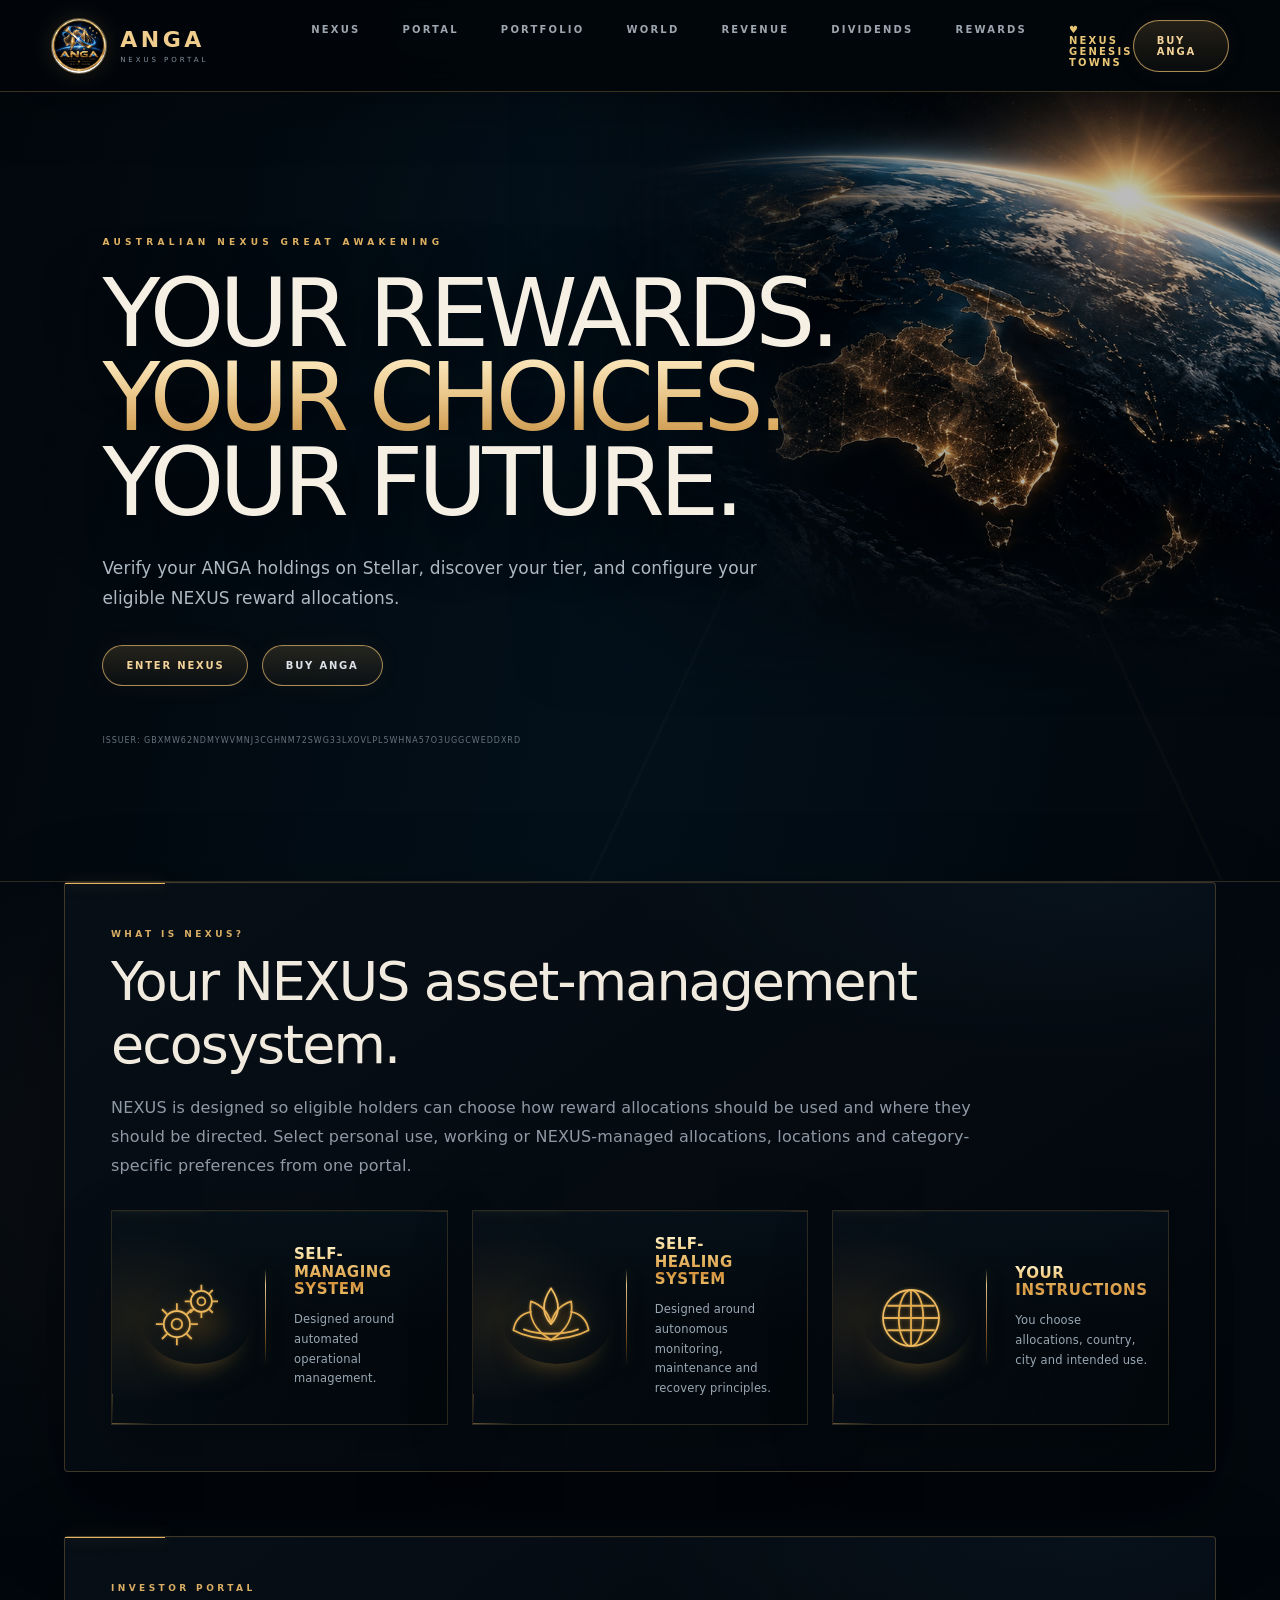
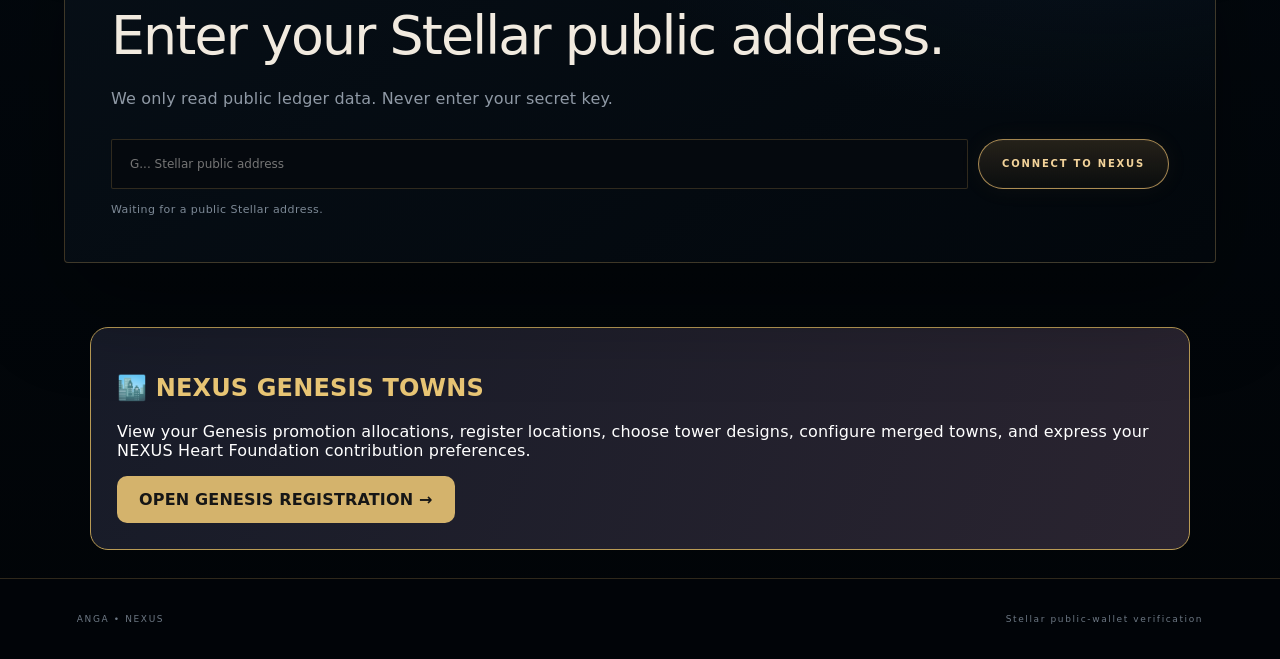
<file: index.html>
<!doctype html><html><head><meta charset="utf-8"><meta name="viewport" content="width=device-width,initial-scale=1"><title>ANGA • NEXUS Portal</title><link rel="stylesheet" href="styles.css"></head><body>
<header>
<a class="brand" href="#top"><img src="assets/anga-logo.png" alt="ANGA logo"><span>ANGA<small>NEXUS PORTAL</small></span></a>
<nav><a href="#nexus">NEXUS</a><a href="#portal">PORTAL</a><a href="#portfolio">PORTFOLIO</a><a href="#world">WORLD</a><a href="#revenue">REVENUE</a><a href="#dividends">DIVIDENDS</a><a href="#rewards">REWARDS</a><a href="genesis.html" style="color:#e9c675">♥ NEXUS GENESIS TOWNS</a></nav>
<a id="buyTop" class="btn" target="_blank">BUY ANGA</a>
</header>
<main><section class="hero">
<div class="premium-earth" aria-hidden="true">
  <img src="assets/earth-premium-user.jpg" alt="">
</div>

<span>AUSTRALIAN NEXUS GREAT AWAKENING</span><h1>YOUR REWARDS.<br><em>YOUR CHOICES.</em><br>YOUR FUTURE.</h1><p>Verify your ANGA holdings on Stellar, discover your tier, and configure your eligible NEXUS reward allocations.</p><a href="#portal" class="btn">ENTER NEXUS</a> <a id="buyHero" class="btn ghost" target="_blank">BUY ANGA</a><code>ISSUER: GBXMW62NDMYWVMNJ3CGHNM72SWG33LXOVLPL5WHNA57O3UGGCWEDDXRD</code></section>
<section id="nexus" class="panel"><span>WHAT IS NEXUS?</span><h2>Your NEXUS asset-management ecosystem.</h2><p>NEXUS is designed so eligible holders can choose how reward allocations should be used and where they should be directed. Select personal use, working or NEXUS-managed allocations, locations and category-specific preferences from one portal.</p><div class="features"><article class="premium-feature"><div class="premium-feature-icon"><svg viewBox="0 0 96 96" aria-hidden="true"><defs><filter id="glowGear"><feGaussianBlur stdDeviation="2.2" result="b"/><feMerge><feMergeNode in="b"/><feMergeNode in="SourceGraphic"/></feMerge></filter></defs><g class="icon-back" fill="none" stroke="currentColor"><circle cx="33" cy="55" r="15"/><circle cx="33" cy="55" r="6"/><path d="M33 31v8M33 71v8M9 55h8M49 55h8M16 38l6 6M44 66l6 6M16 72l6-6M44 44l6-6"/><circle cx="61" cy="29" r="12"/><circle cx="61" cy="29" r="4.5"/><path d="M61 10v7M61 41v7M42 29h7M73 29h7M48 16l5 5M69 37l5 5M48 42l5-5M69 21l5-5"/></g><g class="icon-hi" fill="none" stroke="currentColor" filter="url(#glowGear)"><circle cx="33" cy="55" r="15"/><circle cx="61" cy="29" r="12"/></g></svg></div><div class="premium-feature-copy"><b>SELF-MANAGING SYSTEM</b><p>Designed around automated operational management.</p></div></article><article class="premium-feature"><div class="premium-feature-icon"><svg viewBox="0 0 96 96" aria-hidden="true"><defs><filter id="glowLotus"><feGaussianBlur stdDeviation="2" result="b"/><feMerge><feMergeNode in="b"/><feMergeNode in="SourceGraphic"/></feMerge></filter></defs><g class="icon-back" fill="none" stroke="currentColor" stroke-linejoin="round" stroke-linecap="round"><path d="M48 73C29 62 22 46 25 29c12 4 20 13 23 25 3-12 11-21 23-25 3 17-4 33-23 44Z"/><path d="M48 55c-10-11-11-25 0-41 11 16 10 30 0 41Z"/><path d="M25 41c-11 2-18 10-20 21 15 8 29 9 43 11M71 41c11 2 18 10 20 21-15 8-29 9-43 11"/><path d="M17 61c10 4 20 5 31 5 11 0 21-1 31-5"/></g><path class="icon-hi" d="M48 55c-10-11-11-25 0-41 11 16 10 30 0 41Z" fill="none" stroke="currentColor" filter="url(#glowLotus)"/></svg></div><div class="premium-feature-copy"><b>SELF-HEALING SYSTEM</b><p>Designed around autonomous monitoring, maintenance and recovery principles.</p></div></article><article class="premium-feature"><div class="premium-feature-icon"><svg viewBox="0 0 96 96" aria-hidden="true"><defs><filter id="glowGlobe"><feGaussianBlur stdDeviation="2" result="b"/><feMerge><feMergeNode in="b"/><feMergeNode in="SourceGraphic"/></feMerge></filter></defs><g class="icon-back" fill="none" stroke="currentColor"><circle cx="48" cy="48" r="32"/><ellipse cx="48" cy="48" rx="14" ry="32"/><path d="M16 48h64M21 34h54M21 62h54"/><path d="M48 16v64"/></g><circle class="icon-hi" cx="48" cy="48" r="32" fill="none" stroke="currentColor" filter="url(#glowGlobe)"/></svg></div><div class="premium-feature-copy"><b>YOUR INSTRUCTIONS</b><p>You choose allocations, country, city and intended use.</p></div></article></div></section>
<section id="portal" class="panel"><span>INVESTOR PORTAL</span><h2>Enter your Stellar public address.</h2><p>We only read public ledger data. Never enter your secret key.</p><div class="lookup"><input id="address" placeholder="G... Stellar public address"><button id="lookup" class="btn">CONNECT TO NEXUS</button></div><div id="status">Waiting for a public Stellar address.</div>
<div id="dash" class="hidden"><div class="stats"><article><small>ANGA BALANCE</small><b id="balance">0</b></article><article><small>TIER</small><b id="tier">—</b></article><article><small>REWARD CATEGORIES</small><b id="cats">0</b></article><article><small>CONFIGURED</small><b id="configured">0</b></article></div><div class="progress"><b id="tierName"></b><span id="next"></span><i><u id="bar"></u></i></div><div class="income"><small>MONTHLY REVENUE</small><b id="income">$0 – $0</b><p>Based on configured working and managed units.</p></div></div></section>
<section id="dividends" class="panel hidden premium-suite dividend-center"><span>NEXUS DIVIDEND ACCOUNT</span><h2>Your daily dividend credits.</h2><p>See your current ANGA dividend tier, today’s credit schedule and preview every higher tier. Dividend credits are shown inside your NEXUS investor account and do not require additional Stellar trustlines.</p>
<div class="dividend-overview">
  <article class="dividend-tier-card"><small>CURRENT DIVIDEND TIER</small><b id="divTier">—</b><strong id="divTierName">—</strong><em id="divStatus">● AUTOMATIC DAILY CREDITS ACTIVE</em></article>
  <article><small>ANGA HOLDINGS</small><b id="divBalance">0</b><span id="divRange">—</span></article>
  <article><small>NEXT DIVIDEND TIER</small><b id="divNext">—</b><span id="divNeeded">—</span></article>
  <article><small>DAILY ASSETS</small><b>11</b><span>XLM · XRP · USDT · USDC · GOLD · SILVER · S&amp;P 500 · XDC · BTC · ETH · SOL</span></article>
</div>
<div class="dividend-progress"><div><small>DIVIDEND TIER PROGRESS</small><b id="divProgressText">0%</b></div><span id="divProgressCaption">—</span><i><u id="divProgressBar"></u></i></div>
<div class="dividend-head"><div><small id="divModeLabel">YOUR CURRENT DAILY CREDITS</small><h3 id="divPreviewTitle">Current Tier</h3></div><div class="dividend-period"><button data-div-period="1" class="active">DAILY</button><button data-div-period="7">7 DAYS</button><button data-div-period="30">30 DAYS</button></div></div>
<div id="dividendGrid" class="dividend-grid"></div>
<div class="dividend-totals">
  <div class="dividend-totals-head"><div><span>TOTAL DIVIDENDS EARNED</span><h3>Your accumulated dividend account.</h3></div><div><small>ALL-TIME DAYS CREDITED</small><b id="divTotalDays">—</b></div></div>
  <div class="dividend-total-period"><button data-total-period="1">TODAY</button><button data-total-period="30">30 DAYS</button><button data-total-period="all" class="active">ALL TIME</button></div>
  <div id="dividendTotalsGrid" class="dividend-totals-grid"><div class="div-history-empty">Accumulated totals will appear after your dividend history loads.</div></div>
</div>
<div class="tier-simulator"><div class="sim-copy"><span>TIER SIMULATOR</span><h3>Explore every dividend level.</h3><p>Preview what the daily dividend credit schedule looks like at another ANGA tier. Your actual tier always follows your live Stellar ANGA balance.</p></div><div id="divTierButtons" class="div-tier-buttons"></div><div id="divSimSummary" class="div-sim-summary"></div></div>
<div class="dividend-history"><div class="dividend-history-head"><div><span>DIVIDEND ACCOUNT HISTORY</span><h3>Daily credit ledger.</h3></div><div><small>DAYS CREDITED</small><b id="divDaysCredited">—</b></div></div><div id="divHistoryRows" class="dividend-history-rows"><div class="div-history-empty">Dividend history will appear here after the automatic daily ledger is activated.</div></div></div>

</section>
<section id="portfolio" class="panel hidden premium-suite"><span>NEXUS PORTFOLIO</span><h2>Your NEXUS world at a glance.</h2><p>A consolidated view of your eligible rewards, configured destinations, intended uses and projected working-reward revenue.</p><div class="portfolio-kpis"><article><small>TOTAL ELIGIBLE REWARDS</small><b id="pfTotal">0</b></article><article><small>CONFIGURED CATEGORIES</small><b id="pfConfigured">0</b></article><article><small>DESTINATIONS</small><b id="pfCountries">0</b></article><article><small>WORKING / MANAGED</small><b id="pfWorking">0</b></article></div><div id="portfolioRows" class="portfolio-rows"></div></section>
<section id="world" class="panel hidden premium-suite"><span>YOUR NEXUS WORLD</span><h2>Reward destination map.</h2><p>Configured destinations appear as gold markers. Add or change a country and city from Manage Reward.</p><div class="world-map"><div class="world-grid"></div><div class="map-vignette"></div><svg class="world-silhouette" viewBox="0 0 1200 520" preserveAspectRatio="none" aria-hidden="true"><g class="land"><path d="M1200.0,362.4 L1200.0,364.2 L1197.9,365.1 L1195.8,365.8 L1195.3,364.5 L1197.0,363.8 L1198.0,363.6 L1200.0,362.4 Z M1193.8,367.6 L1194.6,367.0 L1195.7,368.0 L1195.2,369.9 L1193.1,370.4 L1191.3,370.0 L1191.0,368.4 L1192.2,367.2 L1193.8,367.6 Z M0.7,362.3 L0.3,364.0 L0.0,364.2 L0.0,362.4 L0.7,362.3 Z"/><path d="M713.0,308.2 L713.6,308.6 L725.7,315.9 L725.9,318.0 L730.7,321.6 L729.1,326.0 L729.3,328.1 L731.5,329.4 L731.6,330.3 L730.6,332.5 L730.8,333.5 L730.6,335.3 L731.8,337.5 L733.2,341.0 L734.4,341.8 L734.4,341.8 L731.7,343.9 L728.1,345.3 L726.1,345.2 L724.9,346.3 L722.6,346.4 L721.7,346.9 L717.7,345.9 L715.2,346.1 L714.3,341.3 L713.1,339.6 L712.5,338.6 L709.2,337.9 L707.3,336.9 L705.2,336.3 L703.9,335.6 L702.5,334.7 L702.5,334.7 L700.7,330.2 L698.7,328.2 L698.1,326.1 L698.4,324.3 L697.8,321.0 L699.2,320.8 L700.4,319.5 L701.7,317.6 L702.5,316.9 L702.5,315.7 L701.8,314.9 L701.6,313.5 L701.6,313.5 L702.5,313.0 L702.7,310.9 L701.4,308.9 L702.6,308.5 L706.2,308.5 L713.0,308.2 Z"/><path d="M571.1,205.6 L571.1,205.9 L571.1,206.6 L571.0,212.0 L560.1,211.8 L560.2,221.0 L557.1,221.3 L556.3,223.2 L556.9,228.3 L543.8,228.3 L543.1,229.5 L543.3,228.0 L543.3,228.0 L550.8,227.7 L551.2,226.4 L552.6,224.8 L553.7,219.9 L558.3,216.0 L559.9,211.5 L560.9,211.2 L562.0,208.4 L564.8,208.0 L566.0,208.5 L567.5,208.5 L568.6,207.7 L570.7,207.6 L570.6,205.6 L571.1,205.6 Z"/><path d="M190.5,129.1 L190.1,129.1 L183.6,125.6 L181.3,124.0 L175.2,122.5 L173.4,119.4 L173.8,117.2 L169.6,115.6 L169.0,112.7 L165.0,110.1 L164.9,108.3 L164.9,108.3 L166.7,106.6 L166.6,104.3 L161.0,102.0 L157.6,97.9 L155.5,95.4 L152.4,93.7 L150.2,92.3 L148.4,90.4 L145.1,91.6 L141.8,93.6 L138.9,91.2 L136.5,89.7 L133.3,88.7 L130.0,88.6 L130.0,68.1 L130.0,54.8 L130.0,54.8 L136.3,55.7 L141.5,57.4 L145.0,57.7 L147.9,56.2 L152.0,55.1 L156.9,55.6 L161.9,54.0 L167.4,53.1 L169.6,54.6 L172.1,53.7 L172.9,52.1 L175.2,52.4 L180.8,55.7 L185.3,53.2 L185.7,55.9 L189.8,55.4 L191.1,54.3 L195.1,54.5 L200.2,56.0 L208.0,57.3 L212.6,57.9 L215.8,57.7 L220.3,59.5 L215.7,61.3 L221.7,62.1 L230.7,61.7 L233.5,61.0 L237.1,63.2 L240.7,61.4 L237.3,59.8 L239.4,58.6 L243.5,58.5 L246.2,58.1 L248.9,59.0 L252.2,60.9 L255.9,60.6 L261.8,62.2 L267.0,61.7 L271.9,61.7 L271.5,59.5 L274.4,58.9 L279.6,60.1 L279.6,63.5 L281.7,60.6 L284.4,60.7 L285.9,57.1 L282.3,54.9 L278.4,53.5 L278.7,49.5 L282.6,46.9 L287.0,47.5 L290.4,49.1 L294.9,53.1 L292.0,54.9 L298.2,55.6 L298.2,59.3 L302.6,56.5 L306.6,58.8 L305.6,61.4 L308.8,63.8 L312.3,61.2 L314.7,58.2 L314.9,54.2 L319.7,54.5 L324.6,55.0 L329.1,56.8 L329.3,58.6 L326.8,60.5 L329.1,62.4 L328.7,64.2 L322.2,66.7 L317.5,67.2 L314.1,66.1 L313.1,67.9 L309.9,71.0 L308.9,72.5 L305.1,75.0 L300.3,75.2 L297.7,76.7 L297.4,79.0 L293.6,79.5 L289.5,82.4 L285.9,86.4 L284.6,89.3 L284.4,93.4 L289.3,94.0 L290.8,97.4 L292.3,100.1 L297.0,99.4 L303.2,100.9 L306.5,102.3 L308.9,104.0 L313.1,105.0 L316.6,106.5 L322.1,106.7 L325.8,107.1 L325.2,110.2 L326.2,113.8 L328.7,117.8 L333.6,121.2 L336.2,120.0 L338.0,116.3 L336.3,110.7 L333.9,108.8 L339.2,107.1 L343.0,104.6 L344.9,102.1 L344.6,99.7 L342.3,96.6 L338.3,93.9 L342.2,90.2 L340.8,86.9 L339.6,81.3 L342.0,80.5 L347.7,81.5 L351.1,81.8 L353.9,80.9 L357.0,82.1 L361.1,84.2 L362.1,85.6 L368.0,85.8 L367.9,88.9 L369.0,93.4 L372.1,94.0 L374.5,96.1 L379.3,94.1 L382.5,90.1 L384.7,88.5 L387.3,91.7 L391.7,96.2 L395.3,100.5 L394.0,102.8 L398.4,104.8 L401.4,106.9 L406.7,107.8 L408.9,108.9 L410.2,112.0 L412.8,112.4 L414.1,113.8 L414.4,117.8 L412.0,119.2 L409.6,120.4 L404.1,121.7 L399.9,124.6 L394.3,125.2 L387.1,124.5 L382.1,124.4 L378.7,124.7 L375.9,127.3 L371.6,128.9 L366.8,133.6 L363.0,136.9 L365.8,136.3 L371.2,131.6 L378.2,128.6 L383.1,128.3 L386.1,130.0 L382.9,132.4 L384.0,136.3 L385.1,139.0 L389.4,140.8 L394.9,140.3 L398.3,136.2 L398.5,138.8 L400.7,140.1 L396.5,142.5 L389.2,144.6 L385.8,146.1 L382.1,148.7 L379.6,148.4 L379.5,145.4 L385.2,142.4 L379.9,142.5 L376.2,143.0 L374.0,140.9 L374.0,136.0 L372.6,135.0 L370.3,135.6 L369.2,134.7 L366.7,137.4 L365.6,140.2 L364.5,141.8 L363.1,142.4 L362.0,142.5 L361.6,143.4 L355.5,143.4 L350.4,143.4 L348.9,144.1 L345.4,146.7 L345.0,147.0 L343.9,148.4 L340.9,148.4 L337.6,148.4 L336.1,148.9 L336.6,149.7 L336.9,150.7 L336.9,151.1 L332.5,152.9 L329.1,153.5 L325.2,155.4 L324.4,155.4 L323.2,154.8 L322.9,154.3 L322.9,153.9 L323.7,152.7 L325.2,150.7 L326.2,148.6 L325.5,145.5 L324.8,142.2 L321.4,140.5 L321.8,139.9 L321.3,139.4 L320.4,139.4 L319.7,138.9 L319.5,138.0 L318.9,138.4 L318.0,138.3 L318.2,137.9 L317.4,137.6 L317.1,136.6 L314.5,135.5 L311.8,134.3 L308.5,132.9 L305.4,131.6 L302.4,132.6 L301.3,132.7 L297.2,131.7 L294.5,132.2 L291.3,131.1 L287.9,130.5 L285.6,130.3 L284.5,129.7 L283.9,127.7 L282.8,127.7 L282.8,129.1 L275.9,129.1 L264.5,129.1 L253.2,129.1 L243.2,129.1 L233.2,129.1 L223.3,129.1 L213.2,129.1 L209.9,129.1 L200.0,129.1 L190.5,129.1 L190.5,129.1 Z M320.0,80.9 L322.5,79.2 L327.1,79.2 L327.0,79.9 L323.1,81.9 L320.8,81.8 L320.0,80.9 Z M334.1,43.7 L330.4,41.8 L330.6,40.5 L332.2,40.3 L339.8,40.7 L345.5,42.7 L345.8,43.7 L342.3,43.6 L338.7,43.5 L335.0,44.0 L334.1,43.7 Z M332.3,82.2 L333.6,81.1 L334.9,81.2 L335.8,81.9 L334.5,83.8 L333.0,83.5 L332.1,82.4 L332.3,82.2 Z M288.0,35.9 L286.1,37.3 L281.3,37.1 L277.3,36.1 L279.0,34.5 L283.8,33.5 L286.7,34.8 L288.0,35.9 Z M287.2,26.8 L285.7,26.9 L279.4,26.7 L278.5,25.7 L285.3,25.7 L287.6,26.4 L287.2,26.8 Z M277.5,22.4 L281.5,23.6 L280.6,24.9 L275.6,25.6 L272.9,24.8 L271.5,23.5 L271.2,22.0 L275.5,22.1 L277.5,22.4 Z M306.2,38.0 L300.8,37.6 L291.9,36.4 L290.8,34.5 L290.4,32.7 L287.0,31.1 L280.1,30.7 L276.3,29.6 L277.5,28.1 L284.4,28.3 L288.1,29.5 L294.6,29.5 L297.5,30.7 L296.8,32.0 L300.6,32.8 L302.7,33.7 L307.2,33.8 L312.1,34.1 L317.4,33.4 L324.2,33.0 L329.6,33.3 L333.1,34.7 L333.9,36.1 L331.8,37.1 L326.8,37.9 L322.6,37.4 L313.0,38.0 L306.2,38.0 Z M229.1,24.6 L233.8,25.1 L232.7,26.2 L226.5,27.2 L221.6,26.1 L224.3,24.9 L229.1,24.6 Z M230.1,22.2 L234.5,22.9 L230.4,23.6 L224.9,23.6 L224.9,23.1 L228.3,22.1 L230.1,22.2 Z M414.7,120.8 L412.9,123.1 L410.7,126.2 L412.9,125.0 L415.1,125.7 L413.9,127.0 L416.9,128.0 L418.4,127.1 L421.7,128.2 L420.7,130.8 L423.0,130.2 L423.5,132.1 L424.5,134.4 L423.1,137.5 L421.6,137.6 L419.4,137.0 L420.1,134.0 L419.2,133.6 L415.3,136.7 L413.3,136.6 L415.7,134.9 L412.5,134.0 L408.9,134.2 L402.4,134.1 L401.9,133.1 L404.0,131.8 L402.6,130.8 L405.4,128.7 L408.8,122.9 L410.9,120.9 L413.8,119.7 L415.3,119.8 L414.7,120.8 Z M320.4,71.3 L324.0,72.6 L327.9,73.7 L328.2,75.4 L330.6,75.1 L333.0,76.3 L330.0,77.4 L324.8,76.6 L323.0,74.9 L319.7,76.9 L314.9,78.7 L313.8,76.6 L309.3,77.0 L312.2,75.2 L312.6,72.4 L313.7,69.1 L316.1,69.4 L316.7,70.9 L318.5,70.4 L320.4,71.3 Z M337.4,45.4 L340.6,43.9 L348.0,45.7 L352.6,47.5 L353.0,49.0 L359.2,48.2 L362.7,50.5 L370.7,51.9 L373.6,53.4 L376.8,56.7 L370.6,58.4 L378.5,60.7 L383.8,61.5 L388.6,64.8 L393.8,65.0 L392.8,67.6 L386.9,71.7 L382.8,70.2 L377.6,66.7 L373.3,67.2 L372.9,69.3 L376.4,71.3 L380.9,73.0 L382.3,73.9 L384.4,77.5 L383.3,80.1 L379.1,79.1 L370.7,76.2 L375.4,79.3 L378.9,81.5 L379.4,82.7 L370.4,81.3 L363.3,79.2 L359.2,77.5 L360.4,76.5 L355.4,74.6 L350.6,72.9 L350.6,73.9 L341.0,74.5 L338.1,73.3 L340.3,70.6 L346.6,70.6 L353.5,70.1 L352.4,68.8 L353.5,67.0 L357.8,63.5 L356.9,61.9 L355.6,60.7 L350.5,59.0 L343.8,57.8 L345.9,56.8 L342.4,54.6 L339.4,54.4 L336.8,53.2 L335.0,54.3 L329.0,54.7 L316.9,53.9 L309.8,52.9 L304.4,52.3 L301.6,51.1 L305.1,49.4 L300.4,49.4 L299.3,45.8 L301.9,42.6 L305.3,41.1 L313.9,40.2 L311.5,42.5 L314.1,44.7 L317.2,41.8 L325.6,40.3 L331.3,44.1 L330.8,46.4 L337.4,45.4 Z M285.0,39.0 L291.9,39.1 L298.3,40.0 L293.3,43.2 L289.3,43.9 L285.8,46.5 L282.0,46.4 L279.9,43.2 L279.9,41.5 L281.7,39.9 L285.0,39.0 Z M190.5,31.9 L190.5,31.9 L196.1,29.2 L203.0,26.9 L208.1,26.9 L212.7,26.4 L212.2,29.1 L209.6,30.4 L206.5,30.6 L200.3,32.1 L195.0,32.6 L190.5,31.9 Z M157.6,111.0 L160.8,110.7 L159.8,114.8 L162.7,117.7 L161.4,117.7 L159.4,116.1 L158.2,114.4 L156.5,113.3 L155.9,111.7 L156.1,110.6 L157.6,111.0 Z M248.4,20.4 L254.9,20.9 L263.9,22.2 L266.5,23.9 L267.8,25.4 L262.3,25.0 L256.8,23.9 L249.4,23.7 L252.6,22.7 L248.6,21.8 L248.4,20.4 Z M188.3,130.9 L186.6,131.4 L181.1,129.7 L180.2,128.5 L177.2,127.2 L176.6,126.2 L173.1,125.5 L171.9,123.6 L172.1,122.8 L175.6,123.5 L177.7,124.1 L180.8,124.5 L181.9,125.7 L183.6,127.4 L186.9,128.9 L188.3,130.9 Z M194.9,37.8 L199.6,38.6 L208.1,38.8 L211.4,39.8 L215.0,41.3 L210.8,42.2 L202.6,44.8 L198.5,47.3 L198.5,48.8 L189.7,50.6 L187.9,49.0 L180.2,47.1 L181.7,45.6 L184.0,43.0 L186.9,40.6 L183.6,38.4 L194.9,37.8 Z M240.6,32.8 L243.6,32.2 L247.1,32.4 L247.7,34.1 L245.6,35.8 L234.3,36.4 L225.9,38.0 L220.9,38.0 L220.4,36.9 L227.4,35.3 L212.3,35.7 L207.6,35.1 L212.2,31.6 L215.3,30.6 L224.7,31.8 L230.6,33.9 L236.4,34.2 L231.7,30.7 L234.7,29.4 L238.2,29.8 L239.3,31.6 L240.6,32.8 Z M244.9,42.8 L248.7,44.2 L250.8,47.7 L251.8,50.2 L257.4,52.0 L263.4,53.7 L263.0,55.3 L257.6,55.6 L259.7,57.0 L258.6,58.3 L252.5,57.7 L246.8,56.7 L242.9,57.0 L236.7,58.2 L228.2,58.7 L222.3,59.0 L220.5,57.4 L215.9,56.4 L213.0,56.8 L208.9,53.9 L211.1,53.6 L216.2,52.9 L220.9,53.1 L225.3,52.5 L218.8,51.6 L211.7,51.9 L207.0,51.9 L205.2,50.5 L213.0,49.1 L207.8,49.1 L202.0,48.2 L204.8,45.5 L207.1,44.1 L216.0,41.9 L219.4,42.6 L217.8,44.3 L225.2,43.2 L229.8,45.0 L233.6,43.2 L236.6,44.3 L239.4,47.9 L241.0,46.4 L238.7,42.7 L241.6,42.2 L244.9,42.8 Z M265.2,44.1 L261.5,41.7 L265.5,40.0 L269.5,40.8 L275.4,40.3 L276.3,41.3 L273.2,43.1 L278.2,44.6 L277.6,47.8 L272.1,49.2 L268.9,48.9 L266.6,47.6 L258.3,44.8 L258.4,43.6 L265.2,44.1 Z M244.7,40.9 L249.1,40.7 L251.7,41.5 L248.7,43.9 L243.5,41.4 L244.7,40.9 Z M271.7,29.7 L274.2,31.4 L274.3,33.2 L272.8,35.9 L267.3,36.2 L263.7,35.7 L263.8,33.6 L258.3,33.8 L258.1,31.1 L261.7,31.2 L266.7,30.0 L271.4,30.2 L271.7,29.7 Z M279.9,15.8 L282.3,14.7 L285.7,14.4 L284.2,13.6 L292.0,13.4 L296.2,15.3 L301.8,16.1 L307.3,16.8 L309.9,19.2 L314.0,20.3 L309.4,21.4 L303.2,24.1 L297.3,24.3 L290.4,23.9 L286.8,22.4 L286.9,21.1 L289.5,20.2 L283.4,20.2 L279.7,19.0 L277.6,17.4 L279.9,15.8 Z M294.7,11.1 L299.7,10.5 L303.6,10.3 L310.1,9.8 L315.0,8.4 L319.1,8.6 L322.7,9.6 L325.3,7.7 L329.7,7.1 L335.6,6.7 L345.8,6.6 L347.6,6.9 L357.2,6.3 L364.4,6.6 L371.7,6.8 L380.6,7.1 L387.7,7.5 L393.8,8.5 L393.7,9.5 L385.6,11.0 L377.5,11.7 L374.5,12.5 L381.7,12.5 L373.9,14.7 L368.4,15.7 L362.7,18.6 L355.9,19.2 L353.7,20.0 L343.6,20.4 L348.2,20.8 L345.9,21.4 L348.7,23.2 L345.5,24.4 L340.4,25.5 L338.8,26.9 L334.1,27.9 L334.6,28.7 L340.3,28.6 L340.4,29.5 L331.5,31.6 L322.8,30.6 L313.0,31.2 L308.0,30.8 L301.7,30.6 L301.3,28.9 L307.4,28.1 L305.8,25.5 L307.8,25.2 L316.7,26.8 L312.2,24.5 L306.8,23.8 L309.5,22.4 L315.4,21.5 L316.4,20.3 L311.6,18.9 L310.2,17.0 L319.3,17.2 L322.0,17.6 L327.2,16.3 L319.7,15.9 L308.0,16.1 L302.1,14.9 L299.3,13.4 L295.4,12.4 L294.7,11.1 Z M349.3,63.0 L347.1,64.0 L343.4,64.2 L342.5,62.4 L344.0,60.4 L347.0,59.9 L349.6,60.9 L349.7,62.5 L349.3,63.0 Z M279.1,55.6 L281.2,57.0 L279.1,58.3 L274.6,57.2 L271.9,57.6 L267.3,55.9 L270.3,54.8 L272.6,53.3 L276.1,54.3 L278.1,54.9 L279.1,55.6 Z M384.9,126.0 L386.1,125.7 L390.5,126.6 L393.9,128.1 L394.0,128.7 L392.4,128.8 L388.0,127.7 L384.9,126.0 Z M386.6,136.1 L387.8,137.9 L390.2,138.4 L393.3,138.3 L391.7,139.7 L390.4,140.0 L386.2,138.5 L385.4,137.3 L386.6,136.1 Z"/><path d="M190.5,129.1 L200.0,129.1 L209.9,129.1 L213.2,129.1 L223.3,129.1 L233.2,129.1 L243.2,129.1 L253.2,129.1 L264.5,129.1 L275.9,129.1 L282.8,129.1 L282.8,127.7 L283.9,127.7 L284.5,129.7 L285.6,130.3 L287.9,130.5 L291.3,131.1 L294.5,132.2 L297.2,131.7 L301.3,132.7 L302.4,132.6 L305.4,131.6 L308.5,132.9 L311.8,134.3 L314.5,135.5 L317.1,136.6 L317.4,137.6 L318.2,137.9 L318.0,138.3 L318.9,138.4 L319.5,138.0 L319.7,138.9 L320.4,139.4 L321.3,139.4 L321.8,139.9 L321.4,140.5 L324.8,142.2 L325.5,145.5 L326.2,148.6 L325.2,150.7 L323.7,152.7 L322.9,153.9 L322.9,154.3 L323.2,154.8 L324.4,155.4 L325.2,155.4 L329.1,153.5 L332.5,152.9 L336.9,151.1 L336.9,150.7 L336.6,149.7 L336.1,148.9 L337.6,148.4 L340.9,148.4 L343.9,148.4 L345.0,147.0 L345.4,146.7 L348.9,144.1 L350.4,143.4 L355.5,143.4 L361.6,143.4 L362.0,142.5 L363.1,142.4 L364.5,141.8 L365.6,140.2 L366.7,137.4 L369.2,134.7 L370.3,135.6 L372.6,135.0 L374.0,136.0 L374.0,140.9 L376.2,143.0 L376.8,144.1 L373.2,145.9 L369.8,147.1 L366.3,148.2 L364.5,150.3 L364.0,151.1 L363.9,153.0 L365.0,154.9 L366.4,155.0 L366.1,153.7 L367.1,154.5 L366.8,155.5 L364.5,156.1 L362.9,156.0 L360.5,156.6 L359.0,156.8 L357.1,157.0 L354.3,158.0 L359.2,157.4 L360.2,158.0 L355.5,159.1 L353.4,159.1 L353.5,158.7 L352.5,159.7 L353.5,159.8 L352.7,162.4 L350.3,165.2 L350.1,164.3 L349.3,164.1 L348.2,163.2 L348.9,165.1 L349.8,165.7 L349.8,167.1 L348.7,168.5 L346.9,171.4 L346.6,171.2 L347.6,168.8 L345.9,167.4 L345.5,164.4 L344.9,166.0 L345.6,168.3 L343.4,167.7 L345.7,168.8 L345.8,172.3 L346.8,172.5 L347.1,173.7 L347.6,177.3 L345.5,180.0 L342.0,181.1 L339.8,183.2 L338.2,183.4 L336.5,184.7 L336.0,185.9 L332.3,188.2 L330.5,189.9 L328.9,192.1 L328.4,194.6 L329.0,197.1 L330.1,200.2 L331.5,202.7 L331.6,204.3 L333.1,208.4 L333.0,210.8 L332.9,212.2 L332.1,214.4 L331.1,214.9 L329.4,214.5 L328.9,212.9 L327.6,212.1 L325.9,209.0 L324.3,206.2 L323.8,204.8 L324.5,202.4 L323.6,200.5 L321.0,197.5 L319.7,196.9 L316.3,198.5 L315.7,198.4 L314.1,196.7 L312.0,195.8 L308.2,196.3 L305.3,195.9 L302.7,196.1 L301.4,196.7 L302.0,197.6 L301.9,199.1 L302.6,199.8 L302.0,200.3 L300.7,199.7 L299.5,200.4 L297.1,200.3 L294.6,198.4 L291.7,198.8 L289.2,198.0 L287.2,198.3 L284.4,199.1 L281.3,201.8 L278.0,203.3 L276.2,205.0 L275.4,206.6 L275.4,209.1 L275.6,210.8 L276.2,212.1 L274.9,212.2 L272.5,211.4 L269.9,210.3 L269.0,208.6 L268.3,206.1 L266.3,204.0 L265.1,201.9 L263.5,199.5 L261.1,198.0 L258.4,198.1 L256.3,200.9 L253.5,199.9 L251.8,198.8 L251.0,196.8 L249.9,194.9 L247.9,193.4 L246.2,192.2 L245.0,190.9 L239.2,190.9 L239.2,192.4 L236.5,192.4 L229.9,192.5 L222.3,189.9 L217.3,188.2 L217.6,187.5 L213.4,187.9 L209.6,188.1 L209.0,186.3 L206.9,184.3 L205.3,183.8 L204.9,182.8 L203.1,182.6 L201.9,181.6 L198.8,181.3 L197.9,180.7 L197.5,178.7 L194.3,175.1 L191.5,170.2 L191.6,169.3 L190.2,168.1 L187.6,165.1 L187.1,162.2 L185.3,160.3 L186.1,157.3 L186.0,154.2 L184.9,151.5 L186.2,148.1 L186.6,144.8 L187.0,141.6 L186.4,136.8 L185.3,133.7 L184.4,132.0 L184.8,131.3 L189.6,132.5 L191.4,135.9 L192.2,135.0 L191.7,132.0 L190.5,129.1 L190.5,129.1 Z M82.0,232.8 L82.6,233.1 L83.1,233.6 L84.0,234.9 L83.9,235.1 L82.6,235.8 L81.5,236.4 L81.0,237.0 L80.2,236.5 L80.3,235.5 L79.8,234.2 L79.9,233.8 L80.5,233.2 L80.3,232.5 L80.5,232.1 L80.7,232.2 L82.0,232.8 Z M80.0,230.4 L79.7,230.8 L78.6,231.1 L78.0,230.3 L77.7,230.0 L77.6,229.8 L78.0,229.5 L79.1,229.8 L80.0,230.4 Z M77.5,228.9 L77.4,229.3 L75.6,229.2 L75.8,228.7 L77.5,228.9 Z M73.2,226.9 L73.5,227.2 L74.5,228.4 L74.3,228.6 L74.1,228.5 L72.9,228.4 L72.5,227.6 L72.4,227.4 L73.2,226.9 Z M68.8,225.2 L68.8,226.0 L68.5,226.4 L67.3,225.7 L67.5,225.4 L68.0,225.1 L68.8,225.2 Z M45.1,88.3 L47.8,88.6 L48.1,90.0 L46.0,90.5 L43.8,89.9 L41.8,88.9 L45.1,88.3 Z M89.2,96.9 L91.5,97.2 L92.9,98.3 L90.0,100.0 L86.6,101.4 L84.9,100.4 L84.4,98.8 L87.5,97.5 L89.2,96.9 Z M130.0,54.8 L130.0,54.8 L130.0,68.1 L130.0,88.6 L133.3,88.7 L136.5,89.7 L138.9,91.2 L141.8,93.6 L145.1,91.6 L148.4,90.4 L150.2,92.3 L152.4,93.7 L155.5,95.4 L157.6,97.9 L161.0,102.0 L166.6,104.3 L166.7,106.6 L164.9,108.3 L164.9,108.3 L164.9,108.3 L163.0,106.9 L160.1,105.8 L159.2,102.7 L154.9,99.8 L153.1,96.4 L149.9,96.2 L144.6,96.1 L140.7,95.0 L133.8,91.3 L130.6,90.6 L124.8,89.4 L120.1,89.7 L113.6,88.0 L109.6,86.5 L105.9,87.2 L106.6,89.7 L104.8,90.0 L100.9,90.7 L98.0,91.9 L94.3,92.7 L93.8,90.6 L95.3,87.1 L98.8,85.9 L97.9,85.0 L93.7,87.0 L91.4,89.4 L86.6,92.0 L89.0,93.7 L85.9,96.3 L82.3,97.8 L79.0,98.9 L78.1,100.5 L72.9,102.3 L71.9,104.0 L68.0,105.6 L65.7,105.3 L62.6,106.3 L59.2,107.5 L56.4,108.7 L50.7,109.7 L50.2,109.1 L53.8,107.4 L57.1,106.3 L60.7,104.4 L64.8,104.0 L66.4,102.5 L71.1,100.4 L71.8,99.6 L74.3,98.4 L74.8,95.7 L76.5,93.5 L72.7,94.6 L71.6,94.0 L69.8,95.3 L67.6,93.5 L66.7,94.8 L65.5,93.0 L62.1,94.4 L60.1,94.4 L59.8,92.3 L60.4,91.0 L58.3,89.7 L53.9,90.4 L51.1,88.7 L48.8,87.8 L48.8,85.8 L46.3,84.3 L47.6,82.2 L50.3,80.2 L51.5,78.4 L54.2,78.1 L56.4,78.7 L59.1,77.0 L61.6,77.3 L64.1,76.1 L63.5,74.5 L61.6,73.9 L64.1,72.5 L62.0,72.5 L58.5,73.3 L57.5,74.1 L54.8,73.3 L50.1,73.7 L45.2,72.8 L43.8,71.4 L39.6,69.3 L44.3,67.8 L51.8,66.1 L54.5,66.1 L54.0,67.9 L61.1,67.7 L58.4,65.5 L54.3,64.1 L51.9,62.3 L48.7,60.8 L44.1,59.7 L46.0,57.8 L51.9,57.7 L56.1,56.0 L56.9,54.3 L60.3,52.6 L63.6,52.2 L69.9,50.6 L72.9,50.8 L78.1,48.9 L83.1,49.7 L85.5,51.3 L87.0,50.6 L92.6,50.8 L92.4,51.6 L97.5,52.3 L100.9,51.9 L108.0,53.0 L114.4,53.4 L116.9,53.8 L121.4,53.2 L126.4,54.3 L130.0,54.8 L130.0,54.8 Z M27.6,76.1 L29.6,76.8 L31.7,76.4 L34.4,77.4 L37.7,77.8 L37.4,78.2 L34.9,79.0 L32.4,78.2 L31.1,77.5 L28.2,77.8 L27.4,77.4 L27.6,76.1 Z"/><path d="M891.2,128.3 L888.7,130.7 L885.9,131.1 L885.7,134.7 L883.9,136.3 L877.3,135.1 L874.9,141.5 L873.2,142.3 L866.6,143.7 L869.6,150.0 L867.3,150.9 L867.5,153.0 L865.5,152.4 L863.8,151.1 L858.9,150.8 L853.3,150.7 L852.1,151.1 L847.4,149.6 L845.5,150.3 L845.0,152.4 L839.5,151.2 L837.3,151.7 L836.5,153.3 L834.6,153.9 L830.2,156.4 L828.8,159.0 L827.5,159.0 L826.6,157.3 L822.4,157.2 L821.7,154.3 L820.1,154.2 L820.3,150.6 L816.3,148.0 L810.6,148.3 L806.7,148.8 L803.5,145.6 L800.8,144.2 L795.6,141.7 L795.0,141.3 L786.4,143.5 L786.6,156.7 L784.9,156.9 L782.5,154.0 L780.3,153.0 L776.5,153.8 L775.0,155.0 L774.8,154.1 L775.6,152.6 L775.0,151.4 L771.1,150.1 L769.6,146.9 L767.8,146.0 L767.7,144.8 L770.9,145.2 L771.1,142.6 L773.9,142.0 L776.8,142.5 L777.4,139.0 L776.8,136.8 L773.5,137.0 L770.6,136.1 L766.8,137.7 L763.7,138.4 L762.0,137.9 L762.3,136.0 L760.2,133.6 L757.7,133.7 L754.9,131.3 L756.8,128.6 L755.8,127.8 L758.5,123.9 L761.9,126.0 L762.3,123.3 L769.2,119.4 L774.4,119.4 L781.8,121.8 L785.7,123.3 L789.3,121.8 L794.5,121.7 L798.8,123.6 L799.8,122.5 L804.5,122.7 L805.3,121.0 L799.9,118.5 L803.1,116.7 L802.5,115.8 L805.7,114.8 L803.3,112.4 L804.8,111.1 L817.3,109.9 L818.9,109.0 L827.2,107.7 L830.2,106.2 L836.2,107.0 L837.3,110.7 L840.7,109.8 L845.0,111.0 L844.8,113.0 L847.9,112.8 L856.3,109.4 L855.1,110.5 L859.3,113.3 L866.8,122.4 L868.6,120.5 L873.2,122.6 L877.9,121.7 L879.8,122.3 L881.4,124.4 L883.7,125.1 L885.1,126.6 L889.4,126.1 L891.2,128.3 Z"/><path d="M786.6,156.7 L786.4,143.5 L795.0,141.3 L795.6,141.7 L800.8,144.2 L803.5,145.6 L806.7,148.8 L810.6,148.3 L816.3,148.0 L820.3,150.6 L820.1,154.2 L821.7,154.3 L822.4,157.2 L826.6,157.3 L827.5,159.0 L828.8,159.0 L830.2,156.4 L834.6,153.9 L836.5,153.3 L837.5,153.6 L834.7,155.9 L837.2,157.3 L839.6,156.4 L843.5,158.3 L839.2,160.9 L836.7,160.5 L835.3,160.6 L834.9,159.6 L835.6,157.9 L831.1,158.8 L830.0,161.1 L828.5,163.1 L825.7,162.9 L824.8,164.5 L827.3,165.3 L828.0,168.0 L826.1,171.6 L823.6,170.9 L821.7,170.8 L821.8,168.6 L817.4,167.1 L813.9,165.4 L811.7,163.7 L807.9,161.2 L806.3,157.5 L805.2,156.8 L801.6,157.0 L800.3,156.3 L799.9,153.4 L795.4,151.5 L792.6,153.6 L789.8,154.8 L790.3,156.6 L786.6,156.7 Z"/><path d="M1070.0,314.2 L1075.8,316.6 L1081.9,318.7 L1084.2,320.5 L1086.1,322.3 L1086.6,324.4 L1092.2,326.6 L1093.0,328.5 L1089.9,328.9 L1090.6,331.3 L1093.6,333.7 L1095.8,337.5 L1097.7,337.4 L1097.6,338.9 L1100.1,339.6 L1099.1,340.2 L1102.7,341.7 L1102.3,342.8 L1100.1,343.0 L1099.3,342.1 L1096.4,341.7 L1093.0,341.2 L1090.5,338.9 L1088.6,336.9 L1086.8,333.8 L1082.5,332.2 L1079.7,333.2 L1077.6,334.4 L1078.0,337.0 L1075.4,338.3 L1073.6,337.7 L1070.1,337.5 L1070.1,325.8 L1070.0,314.2 Z M1108.8,318.0 L1110.1,319.1 L1110.5,321.0 L1109.4,321.9 L1108.8,319.8 L1108.0,318.4 L1106.5,317.2 L1104.6,315.7 L1102.2,314.7 L1103.1,313.8 L1104.9,314.8 L1106.1,315.6 L1107.5,316.4 L1108.8,318.0 Z M1104.3,325.8 L1102.5,326.6 L1100.8,327.5 L1099.0,327.5 L1096.3,326.4 L1094.4,325.4 L1094.7,324.3 L1097.7,324.9 L1099.5,324.6 L1100.0,322.9 L1100.5,322.8 L1100.8,324.7 L1102.7,324.4 L1103.6,323.2 L1105.5,321.9 L1105.1,319.8 L1107.1,319.7 L1107.8,320.3 L1107.7,322.3 L1106.6,324.5 L1104.9,324.8 L1104.3,325.8 Z M1115.9,324.0 L1116.9,324.8 L1118.5,327.1 L1120.1,328.3 L1119.6,329.3 L1118.7,329.6 L1117.2,328.3 L1115.8,326.0 L1115.0,323.3 L1115.5,322.9 L1115.9,324.0 Z"/><path d="M1070.0,314.2 L1070.1,325.8 L1070.1,337.5 L1067.1,334.6 L1063.8,333.9 L1062.9,334.9 L1058.7,335.0 L1060.1,332.1 L1062.2,331.1 L1061.4,327.2 L1059.8,324.2 L1053.3,321.1 L1050.5,320.8 L1045.5,317.5 L1044.6,319.3 L1043.3,319.6 L1042.5,318.3 L1042.5,316.7 L1040.0,314.9 L1043.6,313.7 L1045.9,313.7 L1045.7,312.8 L1040.8,312.8 L1039.5,310.6 L1036.5,310.0 L1035.1,308.2 L1039.6,307.3 L1041.3,306.2 L1046.6,307.6 L1047.1,309.0 L1048.1,314.8 L1051.5,316.9 L1054.3,313.1 L1058.1,310.9 L1061.1,310.9 L1063.9,312.2 L1066.4,313.5 L1070.0,314.2 Z M1016.6,336.7 L1016.9,337.4 L1017.0,338.5 L1014.8,341.2 L1011.9,342.0 L1011.5,341.6 L1011.8,340.3 L1013.3,338.1 L1016.6,336.7 Z M1047.4,329.6 L1047.0,326.9 L1047.6,325.6 L1048.3,324.4 L1049.1,325.4 L1049.1,327.1 L1047.4,329.6 Z M992.9,290.0 L991.0,293.2 L993.5,296.6 L992.9,298.3 L996.7,301.6 L992.7,302.0 L991.6,304.5 L991.7,307.7 L988.5,310.2 L988.4,313.7 L987.2,319.2 L986.7,317.9 L982.9,319.6 L981.6,317.4 L979.2,317.2 L977.5,316.0 L973.6,317.3 L972.3,315.6 L970.2,315.8 L967.4,315.3 L966.9,310.5 L965.2,309.5 L963.6,306.5 L963.2,303.3 L963.6,300.0 L965.5,297.6 L966.1,300.0 L968.4,302.1 L970.5,301.3 L972.7,301.6 L974.6,299.8 L976.2,299.5 L979.4,300.5 L982.1,299.7 L983.8,294.7 L985.1,293.5 L986.2,289.4 L990.1,289.4 L992.9,290.0 Z M1031.2,314.9 L1034.9,315.9 L1036.1,318.7 L1033.3,317.2 L1030.5,316.9 L1028.6,317.1 L1026.3,317.0 L1027.1,315.0 L1031.2,314.9 Z M1022.9,318.4 L1020.6,317.8 L1020.0,316.2 L1023.3,316.0 L1024.2,317.2 L1022.9,318.4 Z M1026.4,297.0 L1026.7,299.0 L1028.6,299.3 L1029.0,300.8 L1028.8,303.9 L1027.1,303.5 L1026.6,305.7 L1027.9,307.6 L1027.0,308.1 L1025.7,305.8 L1024.7,301.2 L1025.3,298.3 L1026.4,297.0 Z M1009.8,301.7 L1013.6,301.5 L1016.9,298.9 L1017.5,299.7 L1014.8,303.3 L1012.3,304.0 L1009.1,303.3 L1003.5,303.5 L1000.6,304.0 L1000.1,306.7 L1003.1,309.9 L1004.9,308.3 L1011.1,307.0 L1010.9,308.7 L1009.4,308.2 L1008.0,310.3 L1005.0,311.7 L1008.2,316.3 L1007.6,317.5 L1010.6,321.6 L1010.5,324.0 L1008.8,325.0 L1007.5,323.8 L1009.1,320.8 L1005.8,322.2 L1005.0,321.2 L1005.4,319.8 L1003.0,317.7 L1003.2,314.3 L1001.0,315.3 L1001.3,319.5 L1001.4,324.7 L999.3,325.2 L997.9,324.1 L998.8,320.8 L998.3,317.4 L996.9,317.3 L995.9,314.9 L997.3,312.5 L997.7,309.7 L999.4,304.3 L1000.1,302.8 L1003.0,300.1 L1005.6,301.2 L1009.8,301.7 Z M1001.0,341.6 L996.6,339.1 L999.7,338.4 L1001.4,339.5 L1002.6,340.6 L1002.4,341.5 L1001.0,341.6 Z M1004.5,335.4 L1006.7,335.2 L1009.7,333.9 L1009.2,335.8 L1004.2,336.9 L999.7,336.4 L999.7,335.1 L1002.4,334.4 L1004.5,335.4 Z M994.2,334.8 L996.3,334.5 L997.1,336.0 L993.2,336.8 L990.9,337.3 L989.1,337.2 L990.3,335.2 L992.1,335.1 L993.0,333.9 L994.2,334.8 Z M961.6,327.9 L962.1,329.1 L968.5,329.5 L969.2,328.0 L975.4,329.7 L976.6,332.1 L981.6,332.7 L985.7,334.8 L981.9,336.2 L978.2,334.8 L975.2,334.9 L971.7,334.6 L968.6,334.0 L964.8,332.6 L962.3,332.2 L960.9,332.7 L954.8,331.2 L954.3,329.7 L951.2,329.4 L953.5,326.0 L957.6,326.2 L960.2,327.6 L961.6,327.9 Z M947.9,308.7 L948.5,311.2 L949.6,313.2 L952.1,313.5 L953.7,315.8 L952.9,320.3 L952.7,325.8 L949.0,325.9 L946.2,322.9 L941.9,320.0 L940.5,317.8 L938.0,314.9 L936.3,312.2 L933.8,307.2 L930.9,304.2 L929.9,301.1 L928.7,298.3 L925.7,296.0 L923.9,293.0 L921.4,291.0 L917.9,287.0 L917.6,285.2 L919.8,285.3 L924.9,286.0 L927.9,289.5 L930.5,292.0 L932.3,293.4 L935.5,297.3 L938.9,297.4 L941.7,299.8 L943.6,302.8 L946.1,304.5 L944.8,307.4 L946.7,308.6 L947.9,308.7 Z"/><path d="M371.2,493.6 L372.5,495.3 L374.2,497.9 L378.5,500.1 L383.2,501.0 L381.7,502.8 L378.5,503.0 L376.8,501.7 L374.8,501.6 L371.2,501.6 L371.2,493.6 Z M407.9,413.2 L407.1,416.1 L406.2,419.7 L406.2,423.3 L405.5,424.1 L405.2,426.4 L405.0,428.3 L409.2,431.4 L408.8,433.8 L410.9,435.4 L410.7,437.2 L407.5,441.8 L402.6,443.7 L395.9,444.4 L392.2,444.1 L392.9,446.2 L392.2,448.9 L392.8,450.7 L390.8,452.0 L387.4,452.5 L384.2,451.2 L382.9,452.1 L383.4,455.7 L385.7,456.7 L387.5,455.6 L388.5,457.5 L385.4,458.6 L382.7,460.8 L382.2,464.4 L381.4,466.3 L378.3,466.3 L375.7,468.2 L374.7,470.9 L378.0,473.5 L381.2,474.2 L380.0,477.4 L376.1,479.5 L373.9,483.7 L370.9,485.1 L369.5,486.8 L370.6,490.5 L372.8,492.6 L371.4,492.4 L368.3,491.8 L360.3,491.3 L358.9,489.3 L359.0,486.6 L356.7,486.8 L355.6,485.5 L355.3,481.7 L357.8,480.1 L358.9,477.8 L358.5,476.0 L360.3,473.0 L361.5,468.2 L361.1,466.1 L362.6,465.4 L362.2,464.1 L360.7,463.4 L361.8,461.9 L360.3,460.5 L359.5,456.4 L360.8,455.6 L360.3,451.3 L361.1,447.6 L362.0,444.4 L364.0,443.1 L362.9,439.6 L362.9,436.3 L365.5,433.9 L365.4,431.0 L367.3,427.5 L367.3,424.2 L366.4,423.5 L364.9,417.3 L366.9,413.6 L366.6,410.1 L367.8,406.9 L370.0,403.5 L372.3,401.3 L371.4,399.9 L372.0,398.7 L371.9,392.8 L375.6,391.0 L376.7,387.3 L376.3,386.4 L379.1,383.1 L383.5,384.0 L385.4,386.6 L386.7,383.7 L390.5,383.8 L391.0,384.6 L397.2,390.5 L399.9,391.0 L404.0,393.7 L407.4,395.1 L407.9,396.6 L404.6,402.1 L408.0,403.1 L411.7,403.6 L414.3,403.0 L417.4,400.3 L417.9,397.1 L419.6,396.4 L421.2,398.5 L421.2,401.4 L418.4,403.4 L416.1,404.8 L412.4,408.3 L407.9,413.2 Z"/><path d="M371.2,493.6 L371.2,501.6 L374.8,501.6 L376.8,501.7 L375.7,503.1 L372.8,504.3 L371.2,504.1 L369.2,503.9 L366.8,502.8 L363.3,502.3 L359.1,500.3 L355.7,498.3 L351.1,494.3 L353.9,495.1 L358.6,497.5 L363.0,498.7 L364.7,497.1 L365.8,494.6 L368.8,493.2 L371.2,493.6 Z M368.0,367.9 L369.7,370.3 L370.1,372.9 L371.9,374.4 L370.8,377.9 L372.6,381.9 L373.9,386.9 L376.3,386.4 L376.7,387.3 L375.6,391.0 L371.9,392.8 L372.0,398.7 L371.4,399.9 L372.3,401.3 L370.0,403.5 L367.8,406.9 L366.6,410.1 L366.9,413.6 L364.9,417.3 L366.4,423.5 L367.3,424.2 L367.3,427.5 L365.4,431.0 L365.5,433.9 L362.9,436.3 L362.9,439.6 L364.0,443.1 L362.0,444.4 L361.1,447.6 L360.3,451.3 L360.8,455.6 L359.5,456.4 L360.3,460.5 L361.8,461.9 L360.7,463.4 L362.2,464.1 L362.6,465.4 L361.1,466.1 L361.5,468.2 L360.3,473.0 L358.5,476.0 L358.9,477.8 L357.8,480.1 L355.3,481.7 L355.6,485.5 L356.7,486.8 L359.0,486.6 L358.9,489.3 L360.3,491.3 L368.3,491.8 L371.4,492.4 L368.5,492.4 L366.9,493.2 L363.8,494.5 L363.3,497.9 L361.9,498.0 L358.1,496.8 L354.3,494.3 L354.3,494.3 L350.2,492.3 L349.1,490.0 L350.1,487.9 L348.4,485.5 L348.0,479.4 L349.4,475.9 L352.9,473.2 L347.9,472.1 L351.0,468.9 L352.2,463.0 L355.9,464.3 L357.6,456.8 L355.4,455.9 L354.3,460.3 L352.2,459.8 L353.3,454.7 L354.4,448.1 L355.9,445.6 L355.0,442.1 L354.7,438.1 L356.1,438.0 L358.2,432.2 L360.5,426.4 L361.9,421.1 L361.1,415.7 L362.1,412.8 L361.7,408.3 L363.6,404.0 L364.3,397.0 L365.3,389.6 L366.4,381.5 L366.1,375.7 L365.4,370.6 L367.1,369.7 L368.0,367.9 Z"/><path d="M697.8,321.0 L698.4,324.3 L698.1,326.1 L698.7,328.2 L700.7,330.2 L702.5,334.7 L702.5,334.7 L701.2,334.4 L696.7,335.0 L695.8,335.4 L694.8,337.7 L695.6,339.3 L695.0,343.5 L694.6,347.1 L695.5,347.8 L697.8,349.2 L698.7,348.5 L699.0,352.4 L696.4,352.3 L695.1,350.4 L693.9,348.8 L691.3,348.3 L690.5,346.5 L688.5,347.6 L685.8,347.1 L684.7,345.5 L682.6,345.1 L681.0,345.2 L680.9,344.1 L679.7,344.0 L678.2,343.8 L676.1,344.3 L674.7,344.3 L673.9,344.6 L674.0,340.3 L672.9,339.0 L672.7,336.8 L673.2,334.6 L672.5,333.2 L672.4,331.0 L668.4,331.0 L668.7,329.7 L667.0,329.7 L666.8,330.3 L664.7,330.5 L663.9,332.6 L663.4,333.5 L661.5,333.0 L660.4,333.5 L658.2,333.8 L657.0,331.9 L656.2,330.7 L655.2,328.6 L654.4,325.9 L644.6,325.9 L643.4,326.3 L642.5,326.2 L641.1,326.7 L640.6,325.6 L641.5,325.2 L641.6,323.6 L642.1,322.7 L643.3,322.0 L644.2,322.3 L645.3,321.0 L647.1,321.0 L647.4,322.0 L648.6,322.7 L650.6,320.4 L652.5,318.7 L653.4,317.5 L653.2,314.6 L654.7,311.1 L656.2,309.2 L658.4,307.5 L658.8,306.4 L658.9,305.0 L659.4,303.8 L659.2,301.8 L659.7,298.6 L660.3,296.3 L661.3,294.4 L661.5,292.3 L661.8,289.8 L663.1,287.9 L664.9,286.8 L667.6,288.0 L669.8,289.3 L672.2,289.7 L674.7,290.4 L675.7,288.2 L676.1,287.9 L677.7,288.3 L681.4,286.5 L682.7,287.3 L683.8,287.2 L684.3,286.3 L685.5,286.0 L688.0,286.4 L690.1,286.4 L691.2,286.1 L693.3,289.0 L694.8,289.5 L695.7,288.9 L697.2,289.1 L699.1,288.3 L699.8,289.9 L702.8,292.2 L702.8,292.2 L702.6,296.4 L703.9,296.9 L702.8,298.2 L701.6,299.1 L700.3,301.0 L699.6,302.7 L699.4,305.6 L698.6,306.9 L698.6,309.6 L697.6,310.6 L697.5,312.8 L697.1,313.0 L696.7,315.0 L697.6,316.6 L697.8,321.0 Z"/><path d="M738.6,310.9 L736.6,307.9 L736.6,294.8 L739.5,290.8 L740.4,289.6 L742.6,289.6 L745.5,287.0 L749.9,286.9 L759.3,276.1 L761.6,273.1 L763.1,270.9 L763.1,269.1 L763.1,265.4 L763.1,264.0 L763.2,263.9 L763.2,263.9 L764.2,263.8 L765.8,263.3 L767.5,262.9 L769.1,261.7 L770.4,261.7 L770.4,262.7 L770.1,264.8 L770.2,266.7 L769.4,268.0 L768.5,271.8 L766.9,275.8 L764.8,280.4 L762.0,285.7 L759.1,289.7 L755.2,294.6 L751.9,297.5 L746.9,301.1 L743.8,303.8 L740.1,308.1 L739.4,310.0 L738.6,310.9 Z"/><path d="M730.7,321.6 L725.9,318.0 L725.7,315.9 L713.6,308.6 L713.0,308.2 L713.0,304.4 L713.9,303.0 L715.6,300.6 L716.8,298.0 L715.3,293.9 L714.9,292.1 L713.4,289.6 L715.4,287.4 L717.7,285.1 L719.4,285.7 L719.4,287.7 L720.5,288.9 L722.9,288.9 L727.1,291.9 L728.1,292.0 L728.9,291.9 L729.6,292.3 L731.9,292.6 L732.8,291.1 L735.9,289.6 L737.2,290.8 L739.5,290.8 L736.6,294.8 L736.6,307.9 L738.6,310.9 L736.3,312.3 L735.5,313.8 L734.2,314.1 L733.7,316.6 L732.7,318.0 L732.0,320.4 L730.7,321.6 Z"/><path d="M681.9,275.3 L679.4,273.7 L678.2,272.7 L678.0,271.6 L678.5,270.1 L678.5,268.6 L676.6,266.4 L676.2,264.9 L676.3,264.0 L675.0,262.9 L675.0,260.9 L674.3,259.5 L673.1,259.7 L673.5,258.4 L674.3,256.9 L673.9,255.4 L675.0,254.3 L674.3,253.4 L675.2,251.2 L676.7,248.6 L679.6,248.8 L679.5,234.6 L679.5,233.1 L683.3,233.1 L683.3,225.9 L696.7,225.9 L709.7,225.9 L722.9,225.9 L724.0,229.4 L723.2,230.1 L723.7,233.8 L724.9,238.1 L726.2,239.0 L728.0,240.3 L726.3,242.3 L723.9,242.9 L722.8,244.0 L722.5,246.4 L721.1,251.7 L721.4,253.1 L720.9,256.2 L719.5,259.7 L717.5,261.5 L716.1,264.2 L715.8,265.7 L714.2,266.7 L713.2,270.5 L713.2,273.7 L713.2,270.9 L712.7,270.8 L712.8,269.0 L712.4,267.8 L710.7,266.4 L710.3,263.8 L710.7,261.1 L709.1,260.9 L708.9,261.7 L706.9,261.9 L707.7,262.9 L708.0,265.1 L706.2,267.1 L704.5,269.6 L702.8,270.0 L700.0,267.9 L698.7,268.7 L698.4,269.7 L696.7,270.4 L696.6,271.1 L693.2,271.1 L692.8,270.4 L690.4,270.3 L689.2,270.9 L688.3,270.6 L686.5,268.5 L686.0,267.5 L683.6,268.0 L682.6,269.6 L681.8,272.8 L680.6,273.5 L679.6,273.9 L681.9,275.3 Z"/><path d="M679.5,234.6 L679.6,248.8 L676.7,248.6 L675.2,251.2 L674.3,253.4 L675.0,254.3 L673.9,255.4 L674.3,256.9 L673.5,258.4 L673.1,259.7 L674.3,259.5 L675.0,260.9 L675.0,262.9 L676.3,264.0 L676.2,264.9 L674.1,265.5 L672.4,266.9 L670.0,270.8 L666.9,272.5 L663.6,272.3 L662.7,272.6 L663.0,273.9 L661.3,275.1 L659.9,276.5 L655.7,277.9 L654.9,277.1 L654.3,277.0 L653.7,277.9 L650.9,278.2 L651.5,277.2 L650.4,274.8 L649.9,273.3 L648.5,272.7 L646.5,270.6 L647.2,268.9 L648.8,269.2 L649.7,269.0 L651.6,269.0 L649.7,265.8 L649.9,263.4 L649.6,261.0 L648.3,258.7 L648.7,257.0 L646.5,256.9 L646.5,254.6 L645.1,253.3 L646.6,248.6 L650.8,245.2 L651.0,240.5 L652.3,233.3 L653.0,231.7 L651.6,230.5 L651.6,229.3 L650.3,228.4 L649.5,222.8 L652.9,220.9 L666.2,227.7 L679.5,234.6 Z"/><path d="M361.0,234.1 L361.3,236.1 L361.0,237.5 L360.2,238.1 L361.0,239.1 L361.0,240.1 L358.8,239.5 L357.2,239.8 L355.2,239.5 L353.6,240.2 L351.8,239.0 L352.1,237.9 L355.2,238.4 L357.7,238.7 L358.9,237.9 L357.4,236.3 L357.4,235.0 L355.3,234.4 L356.0,233.4 L358.1,233.6 L361.0,234.1 Z"/><path d="M361.0,240.1 L361.0,239.1 L360.2,238.1 L361.0,237.5 L361.3,236.1 L361.0,234.1 L361.4,233.5 L364.0,233.5 L366.0,234.5 L366.8,234.4 L367.4,235.6 L369.3,235.6 L369.2,236.6 L370.6,236.8 L372.3,238.1 L371.0,239.5 L369.5,238.8 L367.9,238.9 L366.8,238.7 L366.2,239.4 L364.9,239.6 L364.4,238.7 L363.3,239.3 L362.0,241.7 L361.1,241.1 L361.0,240.1 Z"/><path d="M1195.8,49.9 L1200.0,48.4 L1200.0,50.8 L1196.3,51.0 L1195.8,49.9 Z M763.7,138.4 L758.9,141.1 L758.6,148.3 L761.9,154.9 L760.0,156.3 L757.9,157.0 L754.7,154.7 L751.6,152.4 L746.4,152.2 L741.3,149.8 L733.6,148.6 L728.9,146.0 L722.3,142.6 L727.4,139.0 L730.5,136.1 L727.4,135.9 L729.2,133.3 L733.0,131.9 L733.6,128.0 L728.6,125.8 L724.6,124.1 L717.9,123.4 L716.7,121.2 L713.8,119.9 L712.5,117.1 L708.0,117.3 L706.0,118.0 L705.1,115.7 L705.0,114.2 L709.0,113.5 L705.8,111.9 L704.6,110.6 L703.2,107.3 L699.7,104.8 L697.4,104.3 L692.9,101.3 L691.0,98.7 L691.4,94.2 L693.3,91.5 L697.1,89.6 L693.6,87.8 L703.8,81.2 L700.1,76.9 L698.5,71.9 L696.8,64.8 L694.8,59.7 L698.0,56.8 L703.7,55.4 L712.6,56.3 L734.3,61.2 L737.1,65.3 L727.9,68.1 L710.6,65.9 L716.3,70.2 L720.8,74.9 L723.8,74.1 L723.9,71.2 L734.8,72.6 L740.3,66.4 L746.5,67.9 L745.7,63.3 L744.8,58.9 L756.1,62.1 L751.9,64.5 L759.6,65.0 L767.4,61.0 L781.6,58.1 L782.4,60.6 L791.1,59.3 L799.8,60.0 L800.1,55.5 L811.7,55.4 L828.4,60.6 L827.2,56.9 L823.1,55.7 L822.4,51.3 L828.5,46.9 L833.1,42.9 L842.7,45.8 L841.6,49.9 L841.9,57.3 L844.1,61.9 L841.4,67.5 L846.4,65.3 L850.2,61.8 L849.8,57.4 L845.3,55.1 L843.7,48.6 L848.9,43.6 L852.3,45.5 L854.5,49.7 L858.6,45.7 L871.7,47.5 L868.4,40.7 L882.2,40.1 L886.7,37.8 L894.4,35.3 L909.7,33.1 L919.5,31.8 L929.7,30.7 L936.8,29.2 L947.8,26.2 L949.0,28.2 L957.5,30.6 L970.3,29.7 L980.4,32.8 L975.9,35.7 L964.7,38.8 L973.7,40.2 L978.4,41.8 L985.2,40.3 L996.7,42.6 L1010.9,40.4 L1023.3,41.0 L1030.2,45.2 L1032.4,49.5 L1040.8,47.2 L1051.9,47.9 L1060.8,48.0 L1063.8,45.1 L1098.3,45.9 L1109.9,50.8 L1130.0,50.7 L1132.4,54.8 L1140.9,55.1 L1153.1,55.7 L1165.3,58.5 L1166.7,55.0 L1178.8,54.4 L1195.3,55.9 L1200.0,71.8 L1195.7,73.4 L1194.4,75.0 L1197.9,79.0 L1197.4,81.4 L1181.9,83.3 L1173.8,86.2 L1167.8,90.1 L1154.3,90.4 L1149.6,90.6 L1144.1,92.5 L1140.2,97.4 L1143.5,103.4 L1139.0,106.6 L1134.6,109.9 L1128.4,114.9 L1122.6,121.9 L1120.0,114.2 L1119.7,101.2 L1122.7,97.4 L1133.8,92.1 L1145.6,85.6 L1144.2,80.8 L1133.7,87.7 L1122.4,84.5 L1116.8,92.7 L1104.2,94.0 L1099.3,90.9 L1085.0,92.0 L1063.2,100.1 L1055.7,109.0 L1060.5,112.1 L1066.3,110.5 L1071.3,117.5 L1068.4,125.4 L1061.8,136.3 L1056.2,142.9 L1049.6,149.2 L1043.0,151.3 L1036.5,152.2 L1035.9,153.4 L1035.9,153.4 L1035.5,152.8 L1037.1,150.9 L1036.8,143.6 L1043.7,142.9 L1047.0,135.5 L1050.1,131.0 L1041.7,133.4 L1035.3,130.1 L1025.5,126.4 L1023.1,120.7 L1019.8,115.5 L1011.9,113.1 L1003.3,113.9 L1002.4,116.5 L1000.6,119.6 L997.6,125.0 L988.9,125.9 L983.2,125.0 L976.3,127.2 L968.9,128.6 L961.6,128.1 L956.3,124.5 L948.7,124.5 L940.9,123.7 L936.3,120.1 L929.5,118.2 L927.4,124.0 L919.4,125.6 L913.8,123.8 L907.4,122.6 L896.0,127.4 L891.2,128.3 L885.1,126.6 L881.4,124.4 L877.9,121.7 L868.6,120.5 L859.3,113.3 L856.3,109.4 L844.8,113.0 L840.7,109.8 L836.2,107.0 L827.2,107.7 L817.3,109.9 L803.3,112.4 L802.5,115.8 L799.9,118.5 L804.5,122.7 L798.8,123.6 L789.3,121.8 L781.8,121.8 L769.2,119.4 L761.9,126.0 L755.8,127.8 L754.9,131.3 L760.2,133.6 L762.0,137.9 L763.7,138.4 Z M912.6,14.3 L919.8,13.4 L926.3,15.3 L934.0,18.7 L933.1,21.9 L925.9,22.4 L916.6,21.4 L911.0,20.0 L908.5,17.4 L903.9,16.7 L912.6,14.3 Z M942.8,20.5 L951.2,22.5 L950.3,24.0 L931.5,25.4 L937.5,20.7 L940.3,20.3 L942.8,20.5 Z M1062.8,31.8 L1071.6,31.9 L1083.6,33.8 L1081.0,36.5 L1068.7,36.4 L1063.2,37.3 L1056.6,34.9 L1058.4,32.5 L1062.8,31.8 Z M1094.1,34.6 L1102.4,35.6 L1098.6,37.0 L1093.3,36.7 L1087.1,35.2 L1087.9,34.1 L1094.1,34.6 Z M1066.2,41.7 L1069.4,40.3 L1073.5,40.0 L1078.3,41.3 L1078.7,42.3 L1073.6,42.3 L1066.8,41.9 L1066.2,41.7 Z M749.5,15.8 L756.0,15.2 L761.1,15.1 L761.7,16.1 L763.7,15.2 L766.8,14.6 L771.7,15.4 L770.5,16.0 L766.0,16.4 L763.0,16.7 L762.5,17.3 L758.6,17.9 L755.0,17.0 L756.9,15.9 L749.5,15.8 Z M675.8,110.0 L669.6,110.1 L665.5,109.6 L666.3,108.1 L670.9,106.9 L674.4,107.5 L675.9,108.1 L675.5,109.1 L675.8,110.0 Z M778.4,40.3 L786.3,37.2 L785.4,35.6 L792.9,33.7 L803.9,31.4 L815.0,30.7 L820.7,29.4 L827.2,28.9 L829.5,30.3 L827.3,31.4 L815.5,33.2 L805.3,34.9 L794.9,38.3 L790.0,41.8 L784.7,45.3 L785.4,48.3 L791.8,51.2 L789.8,51.5 L778.9,51.1 L778.0,49.5 L772.0,48.5 L771.5,46.6 L774.9,45.8 L774.8,43.8 L781.4,40.8 L778.4,40.3 Z M1076.4,112.2 L1077.5,115.7 L1077.5,119.2 L1078.8,122.8 L1082.2,129.2 L1077.2,128.0 L1075.2,133.2 L1078.4,136.9 L1078.4,139.4 L1075.8,137.2 L1073.6,140.0 L1073.0,137.0 L1073.4,133.5 L1073.0,129.6 L1073.8,126.9 L1073.9,122.1 L1072.0,118.6 L1072.3,113.7 L1075.4,112.0 L1074.0,110.4 L1075.5,109.9 L1076.4,112.2 Z M16.9,63.8 L16.6,66.0 L18.9,66.9 L18.1,64.3 L27.1,64.9 L33.7,68.2 L30.4,69.8 L24.9,70.2 L24.8,73.7 L23.5,74.4 L20.4,74.3 L17.8,73.0 L13.4,72.0 L12.6,70.4 L9.3,69.9 L5.5,70.3 L3.7,69.1 L4.4,67.7 L0.4,68.6 L1.9,70.3 L0.0,71.8 L0.0,57.5 L8.2,60.2 L16.9,63.8 Z M4.4,50.6 L0.0,50.8 L0.0,48.4 L0.4,48.2 L3.3,48.2 L8.1,49.2 L7.8,49.7 L4.4,50.6 Z M711.5,140.0 L712.3,139.1 L714.7,139.8 L715.8,140.0 L716.2,140.7 L716.7,140.8 L716.7,141.1 L718.4,142.0 L721.8,141.8 L721.1,143.0 L717.5,143.7 L712.9,145.7 L711.1,145.0 L711.8,143.3 L708.2,142.3 L708.8,141.6 L712.0,140.4 L711.5,140.0 Z"/><path d="M336.7,208.8 L338.3,208.5 L340.5,208.6 L340.6,209.5 L337.0,210.1 L336.7,208.8 Z M340.7,207.9 L343.3,209.5 L342.8,212.0 L342.1,211.6 L342.2,209.7 L340.7,208.3 L340.7,207.9 Z M339.4,214.4 L340.4,214.6 L341.5,217.5 L341.6,219.6 L340.7,219.8 L339.9,217.7 L338.6,216.7 L339.4,214.4 Z"/><path d="M396.0,490.8 L400.0,488.6 L402.8,489.5 L404.8,488.1 L407.5,489.7 L406.5,491.0 L402.0,492.0 L400.5,490.8 L397.7,492.4 L396.0,490.8 Z"/><path d="M650.5,19.1 L651.7,17.9 L656.6,17.7 L660.8,19.0 L671.8,21.7 L663.4,23.1 L661.6,25.7 L658.6,26.4 L657.1,29.4 L653.0,29.5 L645.9,27.3 L648.9,26.1 L643.9,25.0 L637.4,22.0 L634.8,19.2 L643.9,17.9 L645.7,19.1 L650.5,19.1 Z M703.7,55.4 L698.0,56.8 L695.3,57.1 L696.7,54.6 L692.4,53.2 L687.3,54.4 L685.6,57.0 L682.5,58.6 L678.9,57.8 L674.5,57.9 L670.8,56.1 L668.8,57.0 L666.8,57.1 L666.3,59.5 L660.0,58.9 L659.1,60.9 L655.9,60.9 L653.7,63.5 L650.4,67.4 L645.2,72.5 L646.4,73.7 L645.2,75.1 L641.9,75.1 L639.8,78.4 L640.0,83.2 L642.1,85.0 L641.0,89.2 L638.2,91.7 L636.8,93.8 L634.5,91.6 L627.9,95.7 L623.5,96.5 L618.9,94.7 L617.7,90.9 L616.6,82.6 L619.7,80.3 L628.5,77.3 L635.1,73.6 L641.2,68.6 L649.2,61.6 L654.8,58.9 L663.9,54.4 L671.3,52.9 L676.7,53.1 L681.8,50.1 L687.9,50.3 L693.9,49.5 L704.3,52.2 L700.0,53.1 L703.7,55.4 Z M691.4,17.7 L686.4,19.7 L676.7,20.1 L666.9,19.5 L666.3,18.5 L661.5,18.4 L657.9,16.8 L668.2,15.8 L673.0,16.6 L676.4,15.6 L684.8,16.5 L691.4,17.7 Z M682.4,25.6 L675.0,27.1 L669.1,26.3 L671.4,25.3 L669.4,24.2 L676.3,23.5 L677.6,24.8 L682.4,25.6 Z"/><path d="M444.1,8.5 L455.3,6.4 L467.0,6.5 L471.3,5.2 L483.0,4.9 L509.7,5.3 L530.5,8.2 L524.4,9.5 L511.6,9.7 L493.7,10.0 L495.3,10.7 L507.1,10.3 L517.2,11.5 L523.7,10.4 L526.4,11.7 L522.8,13.8 L531.3,12.5 L547.4,11.1 L557.4,11.8 L559.3,13.3 L545.7,15.9 L543.8,16.7 L533.2,17.3 L540.9,17.5 L537.0,20.1 L534.3,22.4 L534.4,26.4 L538.4,28.7 L533.2,28.9 L527.7,30.0 L533.9,31.9 L534.7,35.0 L531.1,35.3 L535.4,38.4 L528.0,38.6 L531.9,40.1 L530.8,41.4 L526.1,41.9 L521.4,41.9 L525.6,44.4 L525.7,46.0 L519.1,44.5 L517.4,45.4 L521.9,46.3 L526.2,48.5 L527.5,51.4 L521.5,52.1 L519.0,50.7 L514.9,48.7 L516.0,51.1 L512.1,53.0 L520.9,53.1 L525.5,53.3 L516.6,56.5 L507.5,59.3 L497.8,60.5 L494.1,60.5 L490.6,61.9 L486.0,65.7 L478.8,68.2 L476.5,68.4 L472.1,69.2 L467.3,70.1 L464.4,72.3 L464.4,74.8 L462.7,77.2 L457.3,80.0 L458.6,82.8 L457.1,85.8 L455.4,89.3 L450.7,89.5 L445.8,86.6 L439.1,86.6 L435.9,84.6 L433.7,81.1 L427.9,76.6 L426.2,74.3 L425.7,71.1 L421.1,67.8 L422.3,65.1 L420.1,63.9 L423.4,59.7 L428.4,58.3 L429.7,56.8 L430.4,54.0 L426.6,55.3 L424.8,55.9 L421.8,56.4 L417.7,55.2 L417.5,52.8 L418.8,50.8 L421.9,50.8 L428.7,51.7 L423.0,49.5 L420.0,48.2 L416.7,48.7 L413.9,47.9 L417.6,44.5 L415.6,43.2 L412.9,40.7 L408.9,36.9 L404.7,35.5 L404.7,34.0 L395.8,31.9 L388.7,31.6 L379.8,31.8 L371.7,32.1 L367.8,30.9 L362.0,28.7 L370.7,27.5 L377.5,27.3 L363.2,26.4 L355.7,24.9 L356.1,23.6 L368.8,21.8 L381.0,20.1 L382.3,18.8 L373.3,17.5 L376.2,16.1 L387.7,13.6 L392.6,13.2 L391.2,11.6 L399.1,10.6 L409.3,10.1 L419.6,10.0 L423.2,11.2 L432.0,9.2 L440.0,10.5 L444.7,10.8 L451.6,12.0 L443.7,10.0 L444.1,8.5 Z"/><path d="M829.8,479.2 L831.9,480.3 L835.1,480.8 L835.2,481.5 L834.3,483.1 L829.1,483.3 L829.1,481.4 L829.6,479.9 L829.8,479.2 Z"/><path d="M1016.6,336.7 L1017.0,335.9 L1019.8,335.1 L1022.1,334.9 L1023.2,334.5 L1024.5,334.9 L1023.2,335.9 L1019.8,337.5 L1017.0,338.5 L1016.9,337.4 L1016.6,336.7 Z"/><path d="M654.5,407.3 L656.1,405.5 L657.4,406.5 L658.0,408.1 L659.5,408.3 L661.5,409.0 L663.3,408.7 L666.3,406.9 L666.3,393.7 L667.2,394.2 L669.2,397.6 L668.9,399.8 L669.6,401.0 L672.0,400.7 L673.7,399.1 L675.3,398.0 L676.1,396.3 L677.7,395.4 L679.1,395.9 L680.7,396.9 L683.4,397.1 L685.5,396.2 L685.9,395.1 L686.5,393.4 L688.3,393.1 L689.3,391.8 L690.4,389.4 L693.4,386.7 L698.1,384.1 L699.5,384.1 L701.1,384.7 L702.2,384.3 L704.0,384.6 L705.6,389.7 L706.4,392.2 L705.8,396.2 L706.1,397.5 L704.4,396.9 L703.5,397.1 L703.2,398.2 L702.3,399.5 L702.3,400.7 L704.3,402.7 L706.2,402.3 L706.9,400.7 L709.4,400.7 L708.6,403.3 L708.2,406.3 L707.3,407.9 L705.1,409.8 L704.4,410.3 L703.0,412.1 L702.1,413.9 L700.2,416.5 L696.4,420.2 L694.1,422.4 L691.5,424.0 L688.1,425.4 L686.4,425.6 L685.9,426.6 L683.9,426.0 L682.3,426.7 L678.6,426.0 L676.6,426.5 L675.2,426.3 L671.8,427.7 L669.0,428.3 L666.9,429.6 L665.4,429.7 L664.0,428.4 L662.9,428.4 L661.4,426.8 L661.3,427.2 L660.8,426.3 L660.8,424.2 L659.8,421.8 L660.8,421.1 L660.7,418.4 L658.6,415.0 L656.9,412.0 L656.9,412.0 L654.5,407.3 Z"/><path d="M696.6,408.7 L697.8,409.8 L696.7,411.5 L696.2,412.7 L694.3,413.2 L693.7,414.4 L692.5,414.7 L690.0,412.0 L691.8,409.7 L693.6,408.3 L695.1,407.6 L696.6,408.7 Z"/><path d="M209.6,188.1 L213.4,187.9 L217.6,187.5 L217.3,188.2 L222.3,189.9 L229.9,192.5 L236.5,192.4 L239.2,192.4 L239.2,190.9 L245.0,190.9 L246.2,192.2 L247.9,193.4 L249.9,194.9 L251.0,196.8 L251.8,198.8 L253.5,199.9 L256.3,200.9 L258.4,198.1 L261.1,198.0 L263.5,199.5 L265.1,201.9 L266.3,204.0 L268.3,206.1 L269.0,208.6 L269.9,210.3 L272.5,211.4 L274.9,212.2 L276.2,212.1 L274.9,215.2 L274.3,217.8 L274.1,222.6 L273.8,224.3 L274.3,226.3 L275.4,228.0 L276.0,230.8 L278.2,233.5 L279.0,235.5 L280.3,237.3 L283.9,238.3 L285.2,239.8 L288.2,238.8 L290.7,238.4 L293.2,237.7 L295.3,237.1 L297.4,235.7 L298.2,233.6 L298.5,230.6 L299.1,229.5 L301.3,228.6 L304.9,227.7 L307.8,227.9 L309.8,227.6 L310.6,228.3 L310.5,230.1 L308.7,232.2 L307.9,234.4 L308.5,235.0 L308.0,236.5 L307.2,239.3 L306.4,238.4 L305.7,238.5 L305.0,238.5 L303.8,240.7 L303.2,240.3 L302.8,240.4 L302.9,241.0 L299.8,240.9 L296.7,240.9 L296.7,242.9 L295.2,243.0 L296.4,244.2 L297.6,245.0 L298.0,245.8 L298.5,246.0 L298.5,247.2 L294.2,247.2 L292.6,250.1 L293.0,250.8 L292.7,251.6 L292.6,252.7 L288.8,248.8 L287.1,247.7 L284.4,246.7 L282.5,247.0 L279.8,248.3 L278.1,248.7 L275.8,247.7 L273.3,247.1 L270.2,245.4 L267.7,244.9 L263.9,243.2 L261.1,241.5 L260.3,240.6 L258.4,240.4 L255.0,239.2 L253.6,237.6 L250.0,235.6 L248.4,233.3 L247.6,231.5 L248.7,231.2 L248.3,230.2 L249.1,229.2 L249.1,228.0 L248.0,226.4 L247.7,225.0 L246.6,223.2 L243.6,219.6 L240.3,216.8 L238.7,214.6 L235.8,213.1 L235.2,212.2 L235.7,210.0 L234.0,209.2 L232.0,207.4 L231.2,204.9 L229.4,204.6 L227.5,202.7 L225.9,201.0 L225.8,199.9 L224.0,197.2 L222.8,194.4 L222.8,193.0 L220.4,191.6 L219.3,191.8 L217.4,190.8 L216.9,192.2 L217.4,194.0 L217.8,196.7 L218.9,198.1 L221.4,200.6 L221.9,201.5 L222.4,201.7 L222.9,202.9 L223.5,202.9 L224.1,205.2 L225.1,206.1 L225.9,207.4 L227.9,209.2 L229.1,212.5 L230.0,214.1 L231.0,215.8 L231.1,217.7 L232.8,217.8 L234.1,219.4 L235.3,221.0 L235.2,221.7 L233.8,223.0 L233.2,223.0 L232.3,220.8 L230.2,218.8 L227.8,217.0 L226.1,216.1 L226.2,213.5 L225.7,211.5 L224.1,210.4 L221.8,208.8 L221.3,209.3 L220.5,208.4 L218.4,207.5 L216.5,205.4 L216.7,205.1 L218.1,205.3 L219.3,204.0 L219.5,202.4 L216.9,199.8 L214.9,198.8 L213.7,196.6 L212.5,194.2 L210.9,191.4 L209.6,188.1 Z"/><path d="M407.9,413.2 L410.1,412.8 L413.4,415.6 L414.7,415.5 L418.1,417.8 L420.7,419.8 L422.6,422.2 L421.2,423.9 L422.1,425.9 L420.6,428.2 L416.9,430.2 L414.4,429.5 L412.6,429.8 L409.5,428.3 L407.3,428.4 L405.2,426.4 L405.5,424.1 L406.2,423.3 L406.2,419.7 L407.1,416.1 L407.9,413.2 Z"/><path d="M422.1,425.9 L421.2,423.9 L422.6,422.2 L420.7,419.8 L418.1,417.8 L414.7,415.5 L413.4,415.6 L410.1,412.8 L407.9,413.2 L412.4,408.3 L416.1,404.8 L418.4,403.4 L421.2,401.4 L421.2,398.5 L419.6,396.4 L417.9,397.1 L418.6,395.1 L419.0,392.9 L419.0,391.0 L417.8,390.3 L416.6,390.9 L415.3,390.7 L414.9,389.4 L414.6,386.1 L414.0,385.0 L411.8,384.0 L410.4,384.7 L406.9,384.0 L407.1,379.2 L406.1,377.2 L407.2,376.4 L406.8,374.4 L407.7,372.8 L408.3,370.0 L407.6,367.8 L405.7,366.8 L405.4,365.4 L405.9,363.3 L399.5,363.1 L398.2,359.0 L399.2,358.9 L399.1,357.4 L398.5,356.3 L398.3,354.2 L396.4,353.2 L394.3,353.2 L392.9,352.2 L390.7,351.5 L389.3,350.1 L385.6,349.5 L382.0,346.3 L382.3,343.9 L381.9,342.5 L382.2,339.8 L377.8,340.4 L376.1,341.8 L373.2,343.2 L372.4,344.3 L370.7,344.4 L368.2,344.1 L366.4,344.7 L364.8,344.3 L365.1,338.9 L362.3,341.0 L359.4,340.9 L358.1,339.0 L355.9,338.8 L356.6,337.2 L354.8,335.0 L353.4,331.8 L354.3,331.2 L354.3,329.6 L356.3,328.6 L355.9,326.7 L356.8,325.4 L357.0,323.7 L360.8,321.3 L363.6,320.6 L364.0,320.1 L367.0,320.2 L368.5,310.4 L368.6,308.9 L368.1,306.8 L366.6,305.5 L366.6,302.9 L368.5,302.3 L369.2,302.7 L369.3,301.3 L367.3,300.9 L367.3,298.7 L373.8,298.8 L374.9,297.5 L375.8,298.7 L376.4,300.8 L377.1,300.3 L378.9,302.2 L381.5,302.0 L382.2,300.9 L384.6,300.1 L386.0,299.5 L386.4,298.0 L388.8,296.9 L388.6,296.2 L385.8,295.9 L385.3,293.6 L385.4,291.2 L383.9,290.3 L384.6,290.0 L387.0,290.4 L389.7,291.3 L390.7,290.5 L393.0,289.9 L396.8,288.6 L398.0,287.2 L397.6,286.2 L399.3,286.0 L400.1,286.8 L399.6,288.4 L400.8,289.0 L401.5,290.6 L400.6,291.9 L400.1,294.9 L400.9,296.8 L401.2,298.4 L403.2,300.1 L404.9,300.3 L405.2,299.6 L406.3,299.4 L407.8,298.8 L408.9,297.8 L410.7,298.1 L411.5,298.0 L413.3,298.3 L413.6,297.6 L413.1,296.9 L413.4,295.8 L414.8,296.1 L416.3,295.8 L418.3,296.5 L419.7,297.3 L420.7,296.3 L421.5,296.5 L421.9,297.5 L423.5,297.2 L424.8,295.8 L425.8,293.2 L427.8,289.9 L428.9,289.8 L429.8,291.7 L431.6,298.0 L433.4,298.6 L433.5,301.1 L431.0,304.0 L432.0,305.1 L437.9,305.7 L438.1,309.3 L440.6,306.9 L444.8,308.2 L450.3,310.4 L451.9,312.5 L451.4,314.5 L455.3,313.4 L461.8,315.3 L466.7,315.1 L471.7,318.1 L475.9,322.1 L478.5,323.2 L481.3,323.3 L482.5,324.4 L483.7,329.0 L484.2,331.2 L482.9,337.1 L481.2,339.4 L476.5,344.4 L474.4,348.5 L471.9,351.6 L471.1,351.7 L470.2,354.3 L470.4,361.0 L469.5,366.5 L469.1,368.9 L468.1,370.3 L467.5,375.1 L464.1,379.8 L463.5,383.5 L460.8,385.1 L460.0,387.2 L456.4,387.2 L451.2,388.6 L448.8,390.2 L445.1,391.2 L441.2,394.1 L438.3,397.6 L437.9,400.3 L438.4,402.3 L437.8,405.9 L437.0,407.7 L434.7,409.6 L431.0,415.9 L428.1,418.8 L425.8,420.5 L424.3,423.9 L422.1,425.9 Z"/><path d="M368.2,344.1 L370.7,344.4 L372.4,344.3 L373.2,343.2 L376.1,341.8 L377.8,340.4 L382.2,339.8 L381.9,342.5 L382.3,343.9 L382.0,346.3 L385.6,349.5 L389.3,350.1 L390.7,351.5 L392.9,352.2 L394.3,353.2 L396.4,353.2 L398.3,354.2 L398.5,356.3 L399.1,357.4 L399.2,358.9 L398.2,359.0 L399.5,363.1 L405.9,363.3 L405.4,365.4 L405.7,366.8 L407.6,367.8 L408.3,370.0 L407.7,372.8 L406.8,374.4 L407.2,376.4 L406.1,377.2 L406.1,376.1 L402.9,374.2 L399.9,374.2 L394.0,375.2 L392.4,378.4 L392.4,380.3 L391.0,384.6 L390.5,383.8 L386.7,383.7 L385.4,386.6 L383.5,384.0 L379.1,383.1 L376.3,386.4 L373.9,386.9 L372.6,381.9 L370.8,377.9 L371.9,374.4 L370.1,372.9 L369.7,370.3 L368.0,367.9 L370.1,364.0 L368.7,361.0 L369.5,359.8 L368.9,358.5 L370.2,356.7 L370.2,353.6 L370.4,351.1 L371.1,349.9 L368.2,344.1 Z"/><path d="M367.0,320.2 L364.0,320.1 L363.6,320.6 L360.8,321.3 L357.0,323.7 L356.8,325.4 L355.9,326.7 L356.3,328.6 L354.3,329.6 L354.3,331.2 L353.4,331.8 L354.8,335.0 L356.6,337.2 L355.9,338.8 L358.1,339.0 L359.4,340.9 L362.3,341.0 L365.1,338.9 L364.8,344.3 L366.4,344.7 L368.2,344.1 L371.1,349.9 L370.4,351.1 L370.2,353.6 L370.2,356.7 L368.9,358.5 L369.5,359.8 L368.7,361.0 L370.1,364.0 L368.0,367.9 L367.1,369.7 L365.4,370.6 L362.1,368.6 L361.8,367.1 L355.2,363.5 L349.2,359.6 L346.6,357.4 L345.3,354.4 L345.8,353.4 L343.0,348.7 L339.7,342.0 L336.5,334.9 L335.2,333.3 L334.1,330.6 L331.5,328.3 L329.2,326.8 L330.2,325.2 L328.6,321.8 L329.7,319.3 L332.3,317.0 L332.7,318.5 L331.8,319.4 L331.9,320.7 L333.2,320.4 L334.6,320.8 L336.0,322.6 L337.9,321.1 L338.5,318.7 L340.5,315.6 L344.5,314.2 L348.2,310.4 L349.2,308.1 L348.8,305.4 L349.6,305.0 L351.9,306.7 L352.9,308.4 L354.5,309.3 L356.4,313.1 L358.9,313.6 L360.8,312.6 L362.0,313.2 L364.0,312.9 L366.5,314.6 L364.4,318.3 L365.4,318.3 L367.0,320.2 Z"/><path d="M377.1,300.3 L376.4,300.8 L375.8,298.7 L374.9,297.5 L373.8,298.8 L367.3,298.7 L367.3,300.9 L369.3,301.3 L369.2,302.7 L368.5,302.3 L366.6,302.9 L366.6,305.5 L368.1,306.8 L368.6,308.9 L368.5,310.4 L367.0,320.2 L365.4,318.3 L364.4,318.3 L366.5,314.6 L364.0,312.9 L362.0,313.2 L360.8,312.6 L358.9,313.6 L356.4,313.1 L354.5,309.3 L352.9,308.4 L351.9,306.7 L349.6,305.0 L348.8,305.4 L347.3,304.5 L345.7,303.3 L344.7,303.9 L341.9,303.4 L341.1,301.9 L340.5,301.9 L337.1,299.9 L336.7,298.8 L337.9,298.5 L337.8,296.7 L338.6,295.4 L340.2,295.2 L341.6,292.9 L342.9,291.0 L341.7,290.2 L342.3,288.1 L341.6,284.8 L342.3,283.9 L341.7,280.8 L340.4,278.9 L340.8,277.2 L341.9,277.4 L342.5,276.4 L341.8,274.3 L342.2,273.7 L343.9,273.8 L346.4,271.3 L347.8,271.0 L347.8,269.8 L348.4,266.7 L350.3,265.1 L352.4,265.0 L352.7,264.3 L355.3,264.6 L357.9,262.8 L359.2,262.0 L360.8,260.2 L362.0,260.4 L362.9,261.4 L362.2,262.6 L360.1,263.2 L359.2,265.0 L358.0,266.0 L357.0,267.4 L356.6,269.9 L355.7,272.0 L357.4,272.2 L357.8,273.9 L358.5,274.7 L358.8,276.1 L358.4,277.5 L358.5,278.2 L359.3,278.5 L360.1,279.8 L364.4,279.4 L366.4,279.9 L368.7,283.0 L370.0,282.6 L372.4,282.8 L374.3,282.4 L375.5,283.0 L374.9,284.9 L374.2,286.1 L373.9,288.7 L374.6,291.1 L375.5,292.1 L375.7,292.9 L374.0,294.7 L375.2,295.5 L376.1,296.8 L377.1,300.3 Z"/><path d="M342.2,273.7 L341.8,274.3 L342.5,276.4 L341.9,277.4 L340.8,277.2 L340.4,278.9 L339.3,277.9 L338.6,276.0 L339.4,275.0 L338.5,274.7 L337.9,273.6 L336.3,272.6 L334.8,272.8 L334.1,274.0 L332.8,274.9 L332.1,275.1 L331.7,275.8 L333.3,277.8 L332.4,278.2 L331.9,278.8 L330.4,278.9 L329.8,276.8 L329.4,277.4 L328.3,277.2 L327.6,275.7 L326.2,275.5 L325.4,275.1 L323.9,275.1 L323.8,275.9 L323.4,275.3 L323.6,274.6 L323.9,273.9 L323.8,273.2 L324.3,272.8 L323.6,272.3 L323.6,270.8 L324.8,270.5 L326.0,271.8 L326.0,272.6 L327.3,272.7 L327.6,272.4 L328.5,273.3 L330.2,273.1 L331.6,272.2 L333.6,271.4 L334.8,270.4 L336.6,270.6 L336.5,270.9 L338.3,271.0 L339.8,271.7 L340.9,272.7 L342.2,273.7 Z"/><path d="M324.8,270.5 L323.6,270.8 L323.6,272.3 L324.3,272.8 L323.8,273.2 L323.9,273.9 L323.6,274.6 L323.4,275.3 L321.6,274.5 L321.0,273.8 L321.3,273.2 L321.2,272.4 L320.3,271.5 L319.0,270.8 L317.8,270.3 L317.6,269.3 L316.7,268.7 L317.0,269.7 L316.3,270.6 L315.5,269.6 L314.5,269.2 L314.0,268.5 L314.0,267.4 L314.5,266.3 L313.5,265.8 L314.3,265.1 L314.8,264.6 L317.0,265.6 L317.8,265.1 L318.8,265.4 L319.4,266.1 L320.3,266.4 L321.1,265.6 L322.0,267.5 L323.3,269.0 L324.8,270.5 Z"/><path d="M321.1,265.6 L320.3,266.4 L319.4,266.1 L318.8,265.4 L317.8,265.1 L317.0,265.6 L314.8,264.6 L314.3,265.1 L313.1,263.9 L311.6,262.5 L310.8,261.3 L309.4,260.1 L307.8,258.5 L308.1,258.0 L308.7,258.5 L308.9,258.3 L310.0,258.1 L310.4,257.3 L310.9,257.3 L310.8,255.5 L311.6,255.4 L312.3,255.4 L313.0,254.5 L314.0,255.2 L314.3,254.8 L315.0,254.3 L316.1,253.3 L316.2,252.6 L316.5,252.6 L316.9,251.8 L317.3,251.7 L317.8,252.2 L318.5,252.4 L319.2,251.9 L320.1,251.9 L321.2,251.5 L321.7,251.0 L322.8,251.0 L322.6,251.4 L322.4,252.2 L322.7,253.5 L322.0,254.7 L321.6,256.2 L321.5,257.8 L321.7,258.7 L321.8,260.3 L321.2,260.6 L320.9,262.2 L321.2,263.1 L320.5,264.0 L320.6,265.0 L321.1,265.6 Z"/><path d="M322.8,251.0 L321.7,251.0 L321.2,251.5 L320.1,251.9 L319.2,251.9 L318.5,252.4 L317.8,252.2 L317.3,251.7 L316.9,251.8 L316.5,252.6 L316.2,252.6 L316.1,253.3 L315.0,254.3 L314.3,254.8 L314.0,255.2 L313.0,254.5 L312.3,255.4 L311.6,255.4 L310.8,255.5 L310.9,257.3 L310.4,257.3 L310.0,258.1 L308.9,258.3 L308.4,257.1 L307.4,256.8 L307.6,255.4 L307.1,255.0 L306.4,254.7 L305.0,255.2 L304.9,254.7 L303.9,254.1 L303.1,253.4 L302.2,253.1 L302.8,252.2 L302.6,251.5 L302.8,250.8 L304.4,249.8 L305.9,248.4 L306.3,248.6 L307.0,247.9 L307.9,247.9 L308.3,248.2 L308.8,248.0 L310.3,248.3 L311.9,248.2 L312.9,247.8 L313.3,247.4 L314.4,247.6 L315.2,247.9 L316.1,247.8 L316.7,247.5 L318.2,248.0 L318.8,248.0 L319.8,248.7 L320.8,249.5 L322.0,250.1 L322.8,251.0 Z"/><path d="M302.2,253.1 L303.1,253.4 L303.9,254.1 L304.9,254.7 L305.0,255.2 L306.4,254.7 L307.1,255.0 L307.6,255.4 L307.4,256.8 L307.0,257.7 L305.1,257.6 L303.9,257.3 L302.5,256.6 L300.6,256.3 L299.7,255.6 L299.8,255.0 L300.9,254.1 L301.6,253.7 L301.4,253.3 L302.2,253.1 Z"/><path d="M292.6,252.7 L292.7,251.6 L293.0,250.8 L292.6,250.1 L294.2,247.2 L298.5,247.2 L298.5,246.0 L298.0,245.8 L297.6,245.0 L296.4,244.2 L295.2,243.0 L296.7,242.9 L296.7,240.9 L299.8,240.9 L302.9,241.0 L302.8,243.8 L302.6,247.9 L303.6,247.9 L304.7,248.5 L304.9,248.0 L305.9,248.4 L304.4,249.8 L302.8,250.8 L302.6,251.5 L302.8,252.2 L302.2,253.1 L301.4,253.3 L301.6,253.7 L300.9,254.1 L299.8,255.0 L299.7,255.6 L298.0,254.9 L295.9,254.9 L294.4,254.2 L292.6,252.7 Z"/><path d="M302.9,241.0 L302.8,240.4 L303.2,240.3 L303.8,240.7 L305.0,238.5 L305.7,238.5 L305.7,239.0 L306.3,239.0 L306.3,240.0 L305.7,241.6 L306.0,242.1 L305.7,243.4 L305.9,243.7 L305.5,245.5 L304.8,246.5 L304.2,246.6 L303.6,247.9 L302.6,247.9 L302.8,243.8 L302.9,241.0 Z"/><path d="M397.6,286.2 L398.0,287.2 L396.8,288.6 L393.0,289.9 L390.7,290.5 L389.7,291.3 L387.0,290.4 L384.6,290.0 L383.9,290.3 L385.4,291.2 L385.3,293.6 L385.8,295.9 L388.6,296.2 L388.8,296.9 L386.4,298.0 L386.0,299.5 L384.6,300.1 L382.2,300.9 L381.5,302.0 L378.9,302.2 L377.1,300.3 L376.1,296.8 L375.2,295.5 L374.0,294.7 L375.7,292.9 L375.5,292.1 L374.6,291.1 L373.9,288.7 L374.2,286.1 L374.9,284.9 L375.5,283.0 L374.3,282.4 L372.4,282.8 L370.0,282.6 L368.7,283.0 L366.4,279.9 L364.4,279.4 L360.1,279.8 L359.3,278.5 L358.5,278.2 L358.4,277.5 L358.8,276.1 L358.5,274.7 L357.8,273.9 L357.4,272.2 L355.7,272.0 L356.6,269.9 L357.0,267.4 L358.0,266.0 L359.2,265.0 L360.1,263.2 L362.2,262.6 L362.1,263.4 L360.2,263.9 L361.3,265.5 L361.2,267.4 L359.8,269.4 L361.0,272.3 L362.5,272.1 L363.2,269.5 L362.2,268.2 L362.0,265.5 L366.1,264.0 L365.7,262.3 L366.9,261.2 L368.1,263.7 L370.4,263.8 L372.6,265.8 L372.7,267.0 L375.7,267.0 L379.2,266.6 L381.1,268.2 L383.7,268.7 L385.6,267.6 L385.6,266.7 L389.7,266.4 L393.7,266.4 L390.9,267.5 L392.0,269.2 L394.7,269.4 L397.2,271.2 L397.8,274.1 L399.5,274.0 L400.8,274.8 L398.2,276.9 L397.9,278.2 L399.0,279.6 L398.2,280.2 L396.1,280.8 L396.2,282.5 L395.3,283.5 L397.6,286.2 Z"/><path d="M411.5,298.0 L410.7,298.1 L408.9,297.8 L407.8,298.8 L406.3,299.4 L405.2,299.6 L404.9,300.3 L403.2,300.1 L401.2,298.4 L400.9,296.8 L400.1,294.9 L400.6,291.9 L401.5,290.6 L400.8,289.0 L399.6,288.4 L400.1,286.8 L399.3,286.0 L397.6,286.2 L395.3,283.5 L396.2,282.5 L396.1,280.8 L398.2,280.2 L399.0,279.6 L397.9,278.2 L398.2,276.9 L400.8,274.8 L403.0,276.1 L405.1,278.5 L405.2,280.3 L406.4,280.4 L408.2,282.2 L409.5,283.4 L409.0,286.6 L407.0,287.6 L407.1,288.4 L406.5,290.3 L408.0,292.9 L409.1,292.9 L409.5,294.9 L411.5,298.0 Z"/><path d="M418.3,296.5 L416.3,295.8 L414.8,296.1 L413.4,295.8 L413.1,296.9 L413.6,297.6 L413.3,298.3 L411.5,298.0 L409.5,294.9 L409.1,292.9 L408.0,292.9 L406.5,290.3 L407.1,288.4 L407.0,287.6 L409.0,286.6 L409.5,283.4 L413.5,284.1 L413.9,283.5 L416.6,283.2 L420.1,284.2 L418.4,287.3 L418.7,289.7 L420.0,291.8 L419.4,293.4 L419.1,295.0 L418.3,296.5 Z"/><path d="M427.8,289.9 L425.8,293.2 L424.8,295.8 L423.5,297.2 L421.9,297.5 L421.5,296.5 L420.7,296.3 L419.7,297.3 L418.3,296.5 L419.1,295.0 L419.4,293.4 L420.0,291.8 L418.7,289.7 L418.4,287.3 L420.1,284.2 L421.3,284.6 L423.7,285.4 L427.3,288.5 L427.8,289.9 Z M620.6,127.4 L622.2,128.4 L627.0,129.0 L625.3,131.5 L624.9,134.1 L624.0,134.7 L622.5,134.3 L622.6,135.2 L620.1,137.3 L620.1,138.9 L621.7,138.3 L622.8,139.9 L622.7,140.9 L623.7,142.3 L622.5,143.3 L623.4,146.1 L625.2,146.6 L624.8,148.1 L621.8,150.2 L615.2,149.2 L610.3,150.4 L610.0,152.5 L606.1,153.0 L602.3,151.4 L601.1,152.1 L595.0,150.5 L593.7,149.1 L595.4,147.0 L596.0,139.8 L592.6,136.0 L590.1,134.2 L585.0,132.9 L584.7,130.2 L589.0,129.5 L594.6,130.4 L593.6,126.3 L596.7,127.9 L604.5,125.1 L605.5,122.1 L608.4,121.4 L608.9,122.7 L610.4,122.7 L612.0,124.2 L614.3,125.8 L616.0,125.6 L618.9,127.2 L619.7,127.5 L620.6,127.4 Z M629.2,152.0 L631.3,150.6 L631.9,153.7 L630.8,156.4 L629.3,155.7 L628.5,153.3 L629.2,152.0 Z"/><path d="M348.8,305.4 L349.2,308.1 L348.2,310.4 L344.5,314.2 L340.5,315.6 L338.5,318.7 L337.9,321.1 L336.0,322.6 L334.6,320.8 L333.2,320.4 L331.9,320.7 L331.8,319.4 L332.7,318.5 L332.3,317.0 L334.1,314.4 L333.4,312.8 L332.1,314.5 L330.1,312.9 L330.8,311.9 L330.2,308.6 L331.4,308.1 L332.0,305.8 L333.3,303.5 L333.0,302.1 L334.9,301.3 L337.1,299.9 L340.5,301.9 L341.1,301.9 L341.9,303.4 L344.7,303.9 L345.7,303.3 L347.3,304.5 L348.8,305.4 Z"/><path d="M379.1,238.4 L380.8,238.7 L381.4,239.5 L380.5,240.4 L378.0,240.3 L376.1,240.5 L375.9,238.9 L376.3,238.4 L379.1,238.4 Z"/><path d="M341.4,238.5 L343.7,238.8 L345.4,239.7 L346.0,240.7 L343.7,240.7 L342.6,241.3 L340.8,240.8 L338.9,239.5 L339.3,238.6 L340.7,238.4 L341.4,238.5 Z"/><path d="M325.8,221.7 L328.7,221.9 L331.3,222.0 L334.4,223.2 L335.7,224.5 L338.8,224.1 L340.0,224.9 L342.8,227.2 L344.9,228.8 L346.0,228.7 L348.0,229.5 L347.8,230.5 L350.2,230.6 L352.7,232.1 L352.3,232.9 L350.1,233.4 L347.9,233.6 L345.6,233.3 L340.8,233.6 L343.0,231.6 L341.7,230.7 L339.5,230.4 L338.4,229.4 L337.6,227.4 L335.7,227.5 L332.6,226.6 L331.6,225.8 L327.3,225.2 L326.1,224.5 L327.3,223.6 L324.1,223.5 L321.7,225.3 L320.3,225.4 L319.8,226.3 L318.2,226.6 L316.8,226.3 L318.5,225.2 L319.2,223.9 L320.7,223.1 L322.4,222.4 L325.0,222.1 L325.8,221.7 Z"/><path d="M704.0,384.6 L702.2,384.3 L701.1,384.7 L699.5,384.1 L698.1,384.1 L696.0,382.4 L693.4,381.9 L692.4,379.6 L692.4,378.3 L691.0,378.0 L687.2,374.0 L686.2,371.9 L685.5,371.3 L684.2,368.4 L687.9,368.8 L689.0,369.2 L690.1,369.2 L692.0,366.8 L694.9,363.9 L696.1,363.6 L696.5,362.4 L698.4,360.9 L700.9,360.4 L701.1,361.8 L703.9,361.7 L705.5,362.5 L706.2,363.4 L707.8,363.6 L709.5,364.8 L709.5,369.3 L708.8,371.8 L708.7,374.5 L709.2,375.5 L708.9,377.6 L708.4,378.0 L707.5,380.6 L704.0,384.6 Z"/><path d="M698.1,384.1 L693.4,386.7 L690.4,389.4 L689.3,391.8 L688.3,393.1 L686.5,393.4 L685.9,395.1 L685.5,396.2 L683.4,397.1 L680.7,396.9 L679.1,395.9 L677.7,395.4 L676.1,396.3 L675.3,398.0 L673.7,399.1 L672.0,400.7 L669.6,401.0 L668.9,399.8 L669.2,397.6 L667.2,394.2 L666.3,393.7 L666.3,383.2 L669.6,383.1 L669.7,370.3 L672.2,370.2 L677.3,368.9 L678.6,370.4 L680.7,369.0 L681.7,369.0 L683.6,368.2 L684.2,368.4 L685.5,371.3 L686.2,371.9 L687.2,374.0 L691.0,378.0 L692.4,378.3 L692.4,379.6 L693.4,381.9 L696.0,382.4 L698.1,384.1 Z"/><path d="M666.3,393.7 L666.3,406.9 L663.3,408.7 L661.5,409.0 L659.5,408.3 L658.0,408.1 L657.4,406.5 L656.1,405.5 L654.5,407.3 L652.0,404.6 L650.7,402.0 L650.0,398.5 L649.1,395.9 L648.0,390.4 L648.0,386.1 L647.5,384.1 L646.2,382.6 L644.5,379.7 L642.8,375.4 L642.0,373.1 L639.3,369.6 L639.1,366.9 L640.7,366.2 L642.7,365.6 L644.9,365.7 L646.9,367.3 L647.4,367.1 L660.9,366.9 L663.2,368.6 L671.3,369.1 L677.4,367.7 L680.1,366.9 L682.3,367.1 L683.6,367.9 L683.6,368.2 L681.7,369.0 L680.7,369.0 L678.6,370.4 L677.3,368.9 L672.2,370.2 L669.7,370.3 L669.6,383.1 L666.3,383.2 L666.3,393.7 Z"/><path d="M544.3,256.1 L542.9,253.3 L541.2,252.0 L542.7,251.3 L544.3,248.8 L545.1,247.0 L546.3,245.8 L547.9,246.1 L549.5,245.3 L551.4,245.3 L553.0,246.4 L555.2,247.3 L557.2,249.9 L559.4,252.4 L559.6,254.6 L560.2,256.7 L561.5,257.7 L561.8,259.1 L561.6,260.2 L561.1,260.4 L559.3,260.1 L559.1,260.5 L558.3,260.6 L555.9,259.7 L554.3,259.7 L548.2,259.5 L547.3,259.9 L546.2,259.8 L544.4,260.4 L543.9,257.7 L546.9,257.7 L547.7,257.2 L548.3,257.2 L549.5,256.4 L551.0,257.1 L552.4,257.2 L553.9,256.4 L553.2,255.4 L552.1,256.0 L551.0,255.9 L549.7,255.1 L548.7,255.1 L547.9,256.0 L544.3,256.1 Z"/><path d="M561.6,260.2 L561.8,259.1 L561.5,257.7 L560.2,256.7 L559.6,254.6 L559.4,252.4 L560.6,251.8 L561.1,249.6 L562.2,249.6 L564.5,250.6 L566.4,249.8 L567.7,250.1 L568.2,249.3 L581.5,249.2 L582.3,246.7 L581.7,246.3 L580.1,230.8 L578.5,215.3 L583.6,215.3 L594.8,223.1 L606.1,230.9 L606.9,232.6 L608.9,233.6 L610.5,234.2 L610.5,236.5 L614.2,236.1 L614.2,244.4 L612.4,246.8 L612.1,249.0 L609.2,249.6 L604.6,249.9 L603.4,251.1 L601.2,251.3 L599.1,251.3 L598.3,250.6 L596.4,251.1 L593.3,252.6 L592.7,253.7 L590.1,255.3 L589.7,256.3 L588.3,257.0 L586.6,256.5 L585.7,257.4 L585.2,259.8 L582.6,262.8 L582.7,264.0 L581.8,265.6 L582.0,267.6 L580.6,268.2 L579.8,268.6 L579.3,267.1 L578.4,267.5 L577.8,267.4 L577.2,268.5 L574.6,268.4 L573.7,267.9 L573.2,268.2 L572.2,267.2 L572.4,266.1 L572.0,265.7 L571.3,266.1 L571.4,264.9 L572.1,264.0 L570.7,262.5 L570.3,261.5 L569.6,260.7 L568.9,260.6 L568.1,261.1 L567.0,261.6 L566.1,262.4 L564.7,262.1 L563.8,261.2 L563.2,261.0 L562.3,261.5 L561.8,261.5 L561.6,260.2 Z"/><path d="M543.1,229.5 L543.8,228.3 L556.9,228.3 L556.3,223.2 L557.1,221.3 L560.2,221.0 L560.1,211.8 L571.0,212.0 L571.1,206.6 L583.6,215.3 L578.5,215.3 L580.1,230.8 L581.7,246.3 L582.3,246.7 L581.5,249.2 L568.2,249.3 L567.7,250.1 L566.4,249.8 L564.5,250.6 L562.2,249.6 L561.1,249.6 L560.6,251.8 L559.4,252.4 L557.2,249.9 L555.2,247.3 L553.0,246.4 L551.4,245.3 L549.5,245.3 L547.9,246.1 L546.3,245.8 L545.1,247.0 L544.8,245.0 L545.8,243.3 L546.2,239.9 L545.8,236.3 L545.4,234.6 L545.7,232.8 L544.9,231.1 L543.1,229.5 Z"/><path d="M609.0,282.4 L606.2,282.8 L605.4,280.3 L605.5,272.1 L604.9,271.4 L604.8,269.6 L603.6,268.3 L602.6,267.3 L603.0,265.4 L604.1,265.0 L604.8,263.4 L606.5,263.1 L607.2,262.0 L608.3,261.0 L609.5,260.9 L612.0,263.0 L611.9,264.2 L612.7,266.3 L612.0,267.8 L612.4,268.7 L610.7,271.0 L609.7,272.1 L609.1,274.3 L609.2,276.6 L609.0,282.4 Z"/><path d="M649.5,222.8 L650.3,228.4 L651.6,229.3 L651.6,230.5 L653.0,231.7 L652.3,233.3 L651.0,240.5 L650.8,245.2 L646.6,248.6 L645.1,253.3 L646.5,254.6 L646.5,256.9 L648.7,257.0 L648.3,258.7 L647.4,258.9 L647.3,260.1 L646.7,260.1 L644.4,256.2 L643.6,256.1 L641.0,258.1 L638.4,257.0 L636.6,256.8 L635.7,257.3 L633.7,257.2 L631.7,258.7 L630.0,258.8 L626.0,257.0 L624.4,257.9 L622.7,257.8 L621.5,256.4 L618.1,255.1 L614.6,255.5 L613.7,256.3 L613.2,258.4 L612.3,259.8 L612.0,263.0 L609.5,260.9 L608.3,261.0 L607.2,262.0 L607.3,259.6 L603.4,258.7 L603.3,257.0 L601.4,254.7 L601.0,253.0 L601.2,251.3 L603.4,251.1 L604.6,249.9 L609.2,249.6 L612.1,249.0 L612.4,246.8 L614.2,244.4 L614.2,236.1 L618.9,234.5 L628.6,227.5 L640.0,220.7 L645.3,222.2 L647.1,224.2 L649.5,222.8 Z"/><path d="M609.0,282.4 L609.2,276.6 L609.1,274.3 L609.7,272.1 L610.7,271.0 L612.4,268.7 L612.0,267.8 L612.7,266.3 L611.9,264.2 L612.0,263.0 L612.3,259.8 L613.2,258.4 L613.7,256.3 L614.6,255.5 L618.1,255.1 L621.5,256.4 L622.7,257.8 L624.4,257.9 L626.0,257.0 L630.0,258.8 L631.7,258.7 L633.7,257.2 L635.7,257.3 L636.6,256.8 L638.4,257.0 L641.0,258.1 L643.6,256.1 L644.4,256.2 L646.7,260.1 L647.3,260.1 L648.6,261.5 L648.2,262.1 L648.1,263.3 L645.2,266.1 L644.4,268.4 L643.9,270.3 L643.2,271.1 L642.5,273.6 L640.7,275.0 L640.2,276.9 L639.5,278.3 L639.2,279.8 L636.9,281.0 L635.0,279.5 L633.7,279.6 L631.7,281.7 L630.8,281.7 L629.2,285.2 L628.3,287.7 L624.9,289.0 L623.6,288.8 L622.3,289.6 L619.7,289.5 L617.9,287.3 L616.8,284.7 L614.4,282.3 L611.9,282.4 L609.0,282.4 Z"/><path d="M648.3,258.7 L649.6,261.0 L649.9,263.4 L649.7,265.8 L651.6,269.0 L649.7,269.0 L648.8,269.2 L647.2,268.9 L646.5,270.6 L648.5,272.7 L649.9,273.3 L650.4,274.8 L651.5,277.2 L650.9,278.2 L649.3,281.8 L648.5,282.5 L648.2,285.3 L648.5,286.8 L648.3,287.9 L649.8,289.7 L650.1,291.0 L651.4,292.9 L652.9,294.0 L653.0,295.7 L653.4,296.7 L653.1,298.6 L650.5,297.8 L647.8,296.8 L643.6,296.7 L643.2,296.5 L641.2,297.0 L639.2,296.5 L637.6,296.7 L632.2,296.6 L632.7,293.8 L631.3,291.4 L629.8,290.8 L629.1,289.2 L628.3,288.7 L628.3,287.7 L629.2,285.2 L630.8,281.7 L631.7,281.7 L633.7,279.6 L635.0,279.5 L636.9,281.0 L639.2,279.8 L639.5,278.3 L640.2,276.9 L640.7,275.0 L642.5,273.6 L643.2,271.1 L643.9,270.3 L644.4,268.4 L645.2,266.1 L648.1,263.3 L648.2,262.1 L648.6,261.5 L647.3,260.1 L647.4,258.9 L648.3,258.7 Z"/><path d="M603.0,265.4 L602.6,267.3 L603.6,268.3 L604.8,269.6 L604.9,271.4 L605.5,272.1 L605.4,280.3 L606.2,282.8 L603.5,283.6 L602.8,282.3 L601.9,280.0 L601.6,278.2 L602.4,275.0 L601.5,273.7 L601.2,270.9 L601.2,268.3 L599.8,266.4 L600.1,265.3 L603.0,265.4 Z"/><path d="M600.1,265.3 L599.8,266.4 L601.2,268.3 L601.2,270.9 L601.5,273.7 L602.4,275.0 L601.6,278.2 L601.9,280.0 L602.8,282.3 L603.5,283.6 L598.3,285.7 L596.5,286.9 L593.5,287.9 L590.5,286.9 L590.6,285.5 L589.2,282.4 L590.1,278.4 L591.5,275.4 L590.6,270.2 L590.1,267.5 L590.2,265.5 L596.0,265.3 L597.5,265.6 L598.5,265.0 L600.1,265.3 Z"/><path d="M573.2,268.2 L573.7,267.9 L574.6,268.4 L577.2,268.5 L577.8,267.4 L578.4,267.5 L579.3,267.1 L579.8,268.6 L580.6,268.2 L582.0,267.6 L583.5,268.4 L584.1,269.6 L585.6,270.4 L586.7,269.5 L588.3,269.3 L590.6,270.2 L591.5,275.4 L590.1,278.4 L589.2,282.4 L590.6,285.5 L590.5,286.9 L589.0,287.0 L586.6,286.3 L584.5,286.3 L580.6,286.9 L578.2,288.0 L574.9,289.3 L574.3,289.2 L574.5,286.2 L574.9,285.8 L574.8,284.4 L573.4,282.9 L572.3,282.6 L571.3,281.6 L572.0,280.0 L571.7,278.3 L571.9,277.3 L572.4,277.3 L572.6,275.7 L572.3,275.0 L572.7,274.5 L573.9,274.1 L573.1,271.2 L572.3,269.7 L572.6,268.5 L573.2,268.2 Z"/><path d="M554.3,259.7 L555.9,259.7 L558.3,260.6 L559.1,260.5 L559.3,260.1 L561.1,260.4 L561.6,260.2 L561.8,261.5 L562.3,261.5 L563.2,261.0 L563.8,261.2 L564.7,262.1 L566.1,262.4 L567.0,261.6 L568.1,261.1 L568.9,260.6 L569.6,260.7 L570.3,261.5 L570.7,262.5 L572.1,264.0 L571.4,264.9 L571.3,266.1 L572.0,265.7 L572.4,266.1 L572.2,267.2 L573.2,268.2 L572.6,268.5 L572.3,269.7 L573.1,271.2 L573.9,274.1 L572.7,274.5 L572.3,275.0 L572.6,275.7 L572.4,277.3 L571.9,277.3 L570.9,277.2 L570.2,278.6 L569.3,278.6 L568.7,277.8 L568.9,276.4 L567.5,274.2 L566.6,274.6 L565.9,274.7 L565.0,274.9 L565.0,273.6 L564.5,272.6 L564.6,271.6 L563.9,270.1 L562.9,268.8 L560.3,268.8 L559.5,269.5 L558.6,269.6 L558.0,270.3 L557.6,271.3 L555.8,272.9 L554.4,270.8 L553.1,269.4 L552.2,268.9 L551.4,268.2 L551.0,266.6 L550.5,265.8 L549.6,265.2 L551.0,263.5 L552.1,263.6 L552.9,263.0 L553.7,262.9 L554.2,262.5 L553.9,261.3 L554.3,260.9 L554.3,259.7 Z"/><path d="M544.4,260.4 L546.2,259.8 L547.3,259.9 L548.2,259.5 L554.3,259.7 L554.3,260.9 L553.9,261.3 L554.2,262.5 L553.7,262.9 L552.9,263.0 L552.1,263.6 L551.0,263.5 L549.6,265.2 L547.8,263.7 L546.4,263.5 L545.6,262.5 L545.6,261.9 L544.6,261.2 L544.4,260.4 Z"/><path d="M571.9,277.3 L571.7,278.3 L572.0,280.0 L571.3,281.6 L572.3,282.6 L573.4,282.9 L574.8,284.4 L574.9,285.8 L574.5,286.2 L574.3,289.2 L573.4,289.2 L570.0,287.5 L567.0,284.8 L564.1,282.8 L561.9,280.5 L562.7,279.3 L562.8,278.3 L564.3,276.4 L565.9,274.7 L566.6,274.6 L567.5,274.2 L568.9,276.4 L568.7,277.8 L569.3,278.6 L570.2,278.6 L570.9,277.2 L571.9,277.3 Z"/><path d="M555.8,272.9 L557.6,271.3 L558.0,270.3 L558.6,269.6 L559.5,269.5 L560.3,268.8 L562.9,268.8 L563.9,270.1 L564.6,271.6 L564.5,272.6 L565.0,273.6 L565.0,274.9 L565.9,274.7 L564.3,276.4 L562.8,278.3 L562.7,279.3 L561.9,280.5 L561.0,280.2 L558.6,278.8 L556.8,276.9 L556.3,275.5 L555.8,272.9 Z"/><path d="M582.0,267.6 L581.8,265.6 L582.7,264.0 L582.6,262.8 L585.2,259.8 L585.7,257.4 L586.6,256.5 L588.3,257.0 L589.7,256.3 L590.1,255.3 L592.7,253.7 L593.3,252.6 L596.4,251.1 L598.3,250.6 L599.1,251.3 L601.2,251.3 L601.0,253.0 L601.4,254.7 L603.3,257.0 L603.4,258.7 L607.3,259.6 L607.2,262.0 L606.5,263.1 L604.8,263.4 L604.1,265.0 L603.0,265.4 L600.1,265.3 L598.5,265.0 L597.5,265.6 L596.0,265.3 L590.2,265.5 L590.1,267.5 L590.6,270.2 L588.3,269.3 L586.7,269.5 L585.6,270.4 L584.1,269.6 L583.5,268.4 L582.0,267.6 Z"/><path d="M691.2,286.1 L690.1,286.4 L688.0,286.4 L685.5,286.0 L684.3,286.3 L683.8,287.2 L682.7,287.3 L681.4,286.5 L677.7,288.3 L676.1,287.9 L675.7,288.2 L674.7,290.4 L672.2,289.7 L669.8,289.3 L667.6,288.0 L664.9,286.8 L663.1,287.9 L661.8,289.8 L661.5,292.3 L659.4,292.1 L657.1,291.5 L655.1,293.4 L653.4,296.7 L653.0,295.7 L652.9,294.0 L651.4,292.9 L650.1,291.0 L649.8,289.7 L648.3,287.9 L648.5,286.8 L648.2,285.3 L648.5,282.5 L649.3,281.8 L650.9,278.2 L653.7,277.9 L654.3,277.0 L654.9,277.1 L655.7,277.9 L659.9,276.5 L661.3,275.1 L663.0,273.9 L662.7,272.6 L663.6,272.3 L666.9,272.5 L670.0,270.8 L672.4,266.9 L674.1,265.5 L676.2,264.9 L676.6,266.4 L678.5,268.6 L678.5,270.1 L678.0,271.6 L678.2,272.7 L679.4,273.7 L681.9,275.3 L683.7,276.8 L683.7,277.9 L686.0,279.8 L687.4,281.4 L688.2,283.5 L690.7,284.9 L691.2,286.1 Z"/><path d="M661.5,292.3 L661.3,294.4 L660.3,296.3 L659.7,298.6 L659.2,301.8 L659.4,303.8 L658.9,305.0 L658.8,306.4 L658.4,307.5 L656.2,309.2 L654.7,311.1 L653.2,314.6 L653.4,317.5 L652.5,318.7 L650.6,320.4 L648.6,322.7 L647.4,322.0 L647.1,321.0 L645.3,321.0 L644.2,322.3 L643.3,322.0 L642.1,320.7 L641.1,321.3 L639.7,322.9 L637.0,319.1 L639.5,317.1 L638.3,314.7 L639.4,313.8 L641.7,313.4 L641.9,311.8 L643.7,313.5 L646.6,313.7 L647.7,312.0 L648.1,309.6 L647.7,306.8 L646.1,304.7 L647.6,300.5 L646.8,299.8 L644.3,300.1 L643.3,298.3 L643.6,296.7 L647.8,296.8 L650.5,297.8 L653.1,298.6 L653.4,296.7 L655.1,293.4 L657.1,291.5 L659.4,292.1 L661.5,292.3 Z"/><path d="M637.6,296.7 L639.2,296.5 L641.2,297.0 L643.2,296.5 L643.6,296.7 L643.3,298.3 L644.3,300.1 L646.8,299.8 L647.6,300.5 L646.1,304.7 L647.7,306.8 L648.1,309.6 L647.7,312.0 L646.6,313.7 L643.7,313.5 L641.9,311.8 L641.7,313.4 L639.4,313.8 L638.3,314.7 L639.5,317.1 L637.0,319.1 L633.6,315.5 L631.4,312.5 L629.3,308.8 L629.4,307.6 L630.2,306.5 L631.0,303.9 L631.6,301.2 L632.8,301.0 L637.6,301.0 L637.6,296.7 Z"/><path d="M632.2,296.6 L637.6,296.7 L637.6,301.0 L632.8,301.0 L631.6,301.2 L631.0,300.7 L632.2,296.6 Z"/><path d="M702.5,334.7 L703.9,335.6 L705.2,336.3 L707.3,336.9 L709.2,337.9 L710.8,339.5 L711.6,342.6 L711.1,343.5 L710.4,346.5 L711.0,349.4 L710.0,350.7 L709.0,354.0 L710.7,354.9 L700.6,357.9 L700.9,360.4 L698.4,360.9 L696.5,362.4 L696.1,363.6 L694.9,363.9 L692.0,366.8 L690.1,369.2 L689.0,369.2 L687.9,368.8 L684.2,368.4 L683.6,368.2 L683.6,367.9 L682.3,367.1 L680.1,366.9 L677.4,367.7 L675.2,365.4 L673.0,362.5 L673.1,351.1 L680.1,351.1 L679.8,349.9 L680.3,348.5 L679.7,346.9 L680.1,345.1 L679.7,344.0 L680.9,344.1 L681.0,345.2 L682.6,345.1 L684.7,345.5 L685.8,347.1 L688.5,347.6 L690.5,346.5 L691.3,348.3 L693.9,348.8 L695.1,350.4 L696.4,352.3 L699.0,352.4 L698.7,348.5 L697.8,349.2 L695.5,347.8 L694.6,347.1 L695.0,343.5 L695.6,339.3 L694.8,337.7 L695.8,335.4 L696.7,335.0 L701.2,334.4 L702.5,334.7 Z"/><path d="M709.2,337.9 L712.5,338.6 L713.1,339.6 L714.3,341.3 L715.2,346.1 L714.3,348.9 L715.2,353.5 L716.4,353.5 L717.6,354.6 L719.0,357.2 L719.2,361.8 L717.8,362.6 L716.8,365.1 L714.6,362.9 L714.4,360.3 L715.1,358.7 L714.9,357.2 L713.5,356.3 L712.6,356.7 L710.7,354.9 L709.0,354.0 L710.0,350.7 L711.0,349.4 L710.4,346.5 L711.1,343.5 L711.6,342.6 L710.8,339.5 L709.2,337.9 Z"/><path d="M715.2,346.1 L717.7,345.9 L721.7,346.9 L722.6,346.4 L724.9,346.3 L726.1,345.2 L728.1,345.3 L731.7,343.9 L734.4,341.8 L734.4,341.8 L734.4,341.8 L734.9,343.4 L734.8,347.0 L735.2,350.2 L735.3,355.8 L735.9,357.5 L734.9,360.1 L733.6,362.6 L731.5,364.8 L728.5,366.2 L724.7,367.9 L720.9,371.7 L719.7,372.4 L717.3,374.9 L716.0,375.8 L715.7,378.3 L717.3,381.1 L717.9,383.2 L718.0,384.2 L718.5,384.0 L718.4,387.6 L717.9,389.2 L718.7,389.8 L718.2,391.3 L716.8,392.6 L714.1,393.8 L710.0,395.8 L708.6,397.1 L708.9,398.6 L709.7,398.8 L709.4,400.7 L706.9,400.7 L706.6,399.1 L706.1,397.5 L705.8,396.2 L706.4,392.2 L705.6,389.7 L704.0,384.6 L707.5,380.6 L708.4,378.0 L708.9,377.6 L709.2,375.5 L708.7,374.5 L708.8,371.8 L709.5,369.3 L709.5,364.8 L707.8,363.6 L706.2,363.4 L705.5,362.5 L703.9,361.7 L701.1,361.8 L700.9,360.4 L700.6,357.9 L710.7,354.9 L712.6,356.7 L713.5,356.3 L714.9,357.2 L715.1,358.7 L714.4,360.3 L714.6,362.9 L716.8,365.1 L717.8,362.6 L719.2,361.8 L719.0,357.2 L717.6,354.6 L716.4,353.5 L715.2,353.5 L714.3,348.9 L715.2,346.1 Z"/><path d="M706.9,400.7 L706.2,402.3 L704.3,402.7 L702.3,400.7 L702.3,399.5 L703.2,398.2 L703.5,397.1 L704.4,396.9 L706.1,397.5 L706.6,399.1 L706.9,400.7 Z"/><path d="M643.3,322.0 L642.1,322.7 L641.6,323.6 L641.5,325.2 L640.6,325.6 L639.7,322.9 L641.1,321.3 L642.1,320.7 L643.3,322.0 Z M641.1,326.7 L642.5,326.2 L643.4,326.3 L644.6,325.9 L654.4,325.9 L655.2,328.6 L656.2,330.7 L657.0,331.9 L658.2,333.8 L660.4,333.5 L661.5,333.0 L663.4,333.5 L663.9,332.6 L664.7,330.5 L666.8,330.3 L667.0,329.7 L668.7,329.7 L668.4,331.0 L672.4,331.0 L672.5,333.2 L673.2,334.6 L672.7,336.8 L672.9,339.0 L674.0,340.3 L673.9,344.6 L674.7,344.3 L676.1,344.3 L678.2,343.8 L679.7,344.0 L680.1,345.1 L679.7,346.9 L680.3,348.5 L679.8,349.9 L680.1,351.1 L673.1,351.1 L673.0,362.5 L675.2,365.4 L677.4,367.7 L671.3,369.1 L663.2,368.6 L660.9,366.9 L647.4,367.1 L646.9,367.3 L644.9,365.7 L642.7,365.6 L640.7,366.2 L639.1,366.9 L638.8,364.6 L639.3,361.5 L640.4,358.2 L640.6,356.6 L641.7,353.4 L642.5,351.9 L644.4,349.6 L645.4,348.0 L645.8,345.3 L645.6,343.3 L644.6,342.0 L643.7,339.9 L642.9,337.7 L643.1,337.0 L644.1,335.5 L643.1,332.1 L642.4,329.7 L640.8,327.4 L641.1,326.7 Z"/><path d="M701.6,313.5 L701.8,314.9 L702.5,315.7 L702.5,316.9 L701.7,317.6 L700.4,319.5 L699.2,320.8 L697.8,321.0 L697.6,316.6 L696.7,315.0 L698.8,315.3 L699.8,313.2 L701.6,313.5 Z"/><path d="M719.1,187.5 L718.5,188.7 L717.3,188.2 L716.6,190.5 L717.4,190.9 L716.6,191.4 L716.4,192.4 L718.0,191.9 L718.1,193.3 L716.4,199.0 L716.1,198.1 L714.2,192.9 L714.2,192.9 L714.2,192.9 L715.2,191.7 L715.0,191.5 L715.8,189.8 L716.5,187.1 L717.0,186.2 L717.1,186.2 L718.2,186.2 L718.5,185.5 L719.4,185.5 L719.5,187.0 L719.0,187.5 L719.1,187.5 Z"/><path d="M719.4,185.5 L718.5,185.5 L718.2,186.2 L717.1,186.2 L718.3,183.2 L719.9,180.7 L720.0,180.6 L721.5,180.8 L722.0,182.2 L720.2,183.5 L719.4,185.5 Z"/><path d="M765.1,349.5 L766.0,351.1 L766.9,353.4 L767.4,357.8 L768.3,359.4 L767.9,361.2 L767.3,362.2 L766.2,360.1 L765.6,361.2 L766.2,363.8 L765.9,365.3 L765.0,366.2 L764.8,369.2 L763.5,373.4 L761.8,378.3 L759.8,385.1 L758.5,390.1 L757.0,394.3 L754.3,395.1 L751.4,396.6 L749.4,395.7 L746.8,394.4 L745.9,392.5 L745.7,389.4 L744.5,386.5 L744.2,383.9 L744.8,381.3 L746.3,380.7 L746.3,379.5 L747.9,376.8 L748.2,374.5 L747.4,372.8 L746.8,370.6 L746.5,367.3 L747.7,365.3 L748.2,363.0 L749.8,362.9 L751.7,362.1 L752.9,361.5 L754.4,361.4 L756.3,359.4 L759.0,357.2 L760.0,355.4 L759.6,353.8 L761.0,354.3 L762.8,351.8 L762.9,349.6 L764.0,348.0 L765.1,349.5 Z"/><path d="M718.0,191.9 L716.4,192.4 L716.6,191.4 L717.4,190.9 L716.6,190.5 L717.3,188.2 L718.5,188.7 L718.5,190.8 L718.0,191.9 Z"/><path d="M544.3,256.1 L547.9,256.0 L548.7,255.1 L549.7,255.1 L551.0,255.9 L552.1,256.0 L553.2,255.4 L553.9,256.4 L552.4,257.2 L551.0,257.1 L549.5,256.4 L548.3,257.2 L547.7,257.2 L546.9,257.7 L543.9,257.7 L544.3,256.1 Z"/><path d="M631.6,196.1 L630.2,189.7 L628.1,188.3 L628.1,187.4 L625.4,185.2 L625.1,182.5 L627.1,180.5 L627.9,177.6 L627.4,174.2 L628.1,172.3 L631.7,170.9 L634.0,171.3 L633.9,173.1 L636.8,171.8 L637.0,172.5 L635.3,174.3 L635.3,175.9 L636.5,176.8 L636.0,179.9 L633.8,181.7 L634.5,183.7 L636.2,183.7 L637.0,185.4 L638.3,186.0 L638.1,188.7 L636.5,189.8 L635.5,190.9 L633.2,192.3 L633.5,193.8 L633.2,195.3 L631.6,196.1 Z"/><path d="M571.1,206.6 L571.1,205.9 L571.1,205.6 L571.1,201.4 L576.5,198.8 L579.8,198.2 L582.5,197.2 L583.8,195.4 L587.7,194.0 L587.8,191.4 L589.8,191.1 L591.3,189.7 L595.6,189.1 L596.3,187.7 L595.4,187.0 L594.2,183.2 L594.0,181.0 L592.8,178.7 L596.0,176.7 L599.6,176.1 L601.7,174.6 L604.9,173.6 L610.5,172.9 L616.1,172.6 L617.7,173.2 L620.9,171.7 L624.4,171.7 L625.8,172.5 L628.1,172.3 L627.4,174.2 L627.9,177.6 L627.1,180.5 L625.1,182.5 L625.4,185.2 L628.1,187.4 L628.1,188.3 L630.2,189.7 L631.6,196.1 L632.7,199.3 L632.9,201.0 L632.3,203.9 L632.5,205.5 L632.1,207.5 L632.4,209.7 L631.1,211.2 L633.0,213.9 L633.2,215.4 L634.3,217.4 L635.9,216.7 L638.5,218.4 L640.0,220.7 L628.6,227.5 L618.9,234.5 L614.2,236.1 L610.5,236.5 L610.5,234.2 L608.9,233.6 L606.9,232.6 L606.1,230.9 L594.8,223.1 L583.6,215.3 L571.1,206.6 Z"/><path d="M718.5,188.7 L719.1,187.5 L722.8,188.9 L729.3,185.1 L730.7,189.5 L730.0,190.0 L723.3,191.8 L726.7,195.4 L725.6,196.0 L725.0,197.2 L722.5,197.7 L721.7,199.0 L720.2,200.1 L716.5,199.5 L716.4,199.0 L718.1,193.3 L718.0,191.9 L718.5,190.8 L718.5,188.7 Z"/><path d="M771.9,217.9 L772.5,217.7 L772.6,218.7 L775.3,218.1 L778.0,218.2 L780.0,218.3 L782.3,215.9 L784.8,213.6 L786.9,211.4 L787.5,212.6 L788.0,215.4 L786.3,215.5 L786.0,217.8 L786.6,218.3 L785.1,219.0 L785.1,220.5 L784.1,221.9 L784.0,223.4 L783.4,224.1 L773.3,222.3 L772.1,218.7 L771.9,217.9 Z"/><path d="M769.4,216.1 L769.1,213.4 L770.0,211.6 L771.0,211.2 L772.0,212.3 L772.0,214.4 L771.3,216.5 L770.4,216.8 L769.4,216.1 Z"/><path d="M759.9,197.3 L760.6,198.9 L760.3,199.7 L761.4,202.4 L759.0,202.5 L758.2,200.8 L755.2,200.5 L757.7,197.0 L759.9,197.3 Z"/><path d="M730.7,189.5 L729.3,185.1 L736.7,181.4 L737.9,177.1 L737.6,174.4 L739.5,173.6 L741.2,171.3 L742.6,170.8 L746.5,171.2 L747.6,172.1 L749.2,171.5 L751.4,175.8 L753.6,176.9 L753.8,179.0 L752.2,180.2 L751.4,183.0 L753.7,186.4 L757.8,188.4 L759.5,191.1 L759.0,193.7 L760.0,193.7 L760.0,195.6 L761.9,197.5 L759.9,197.3 L757.7,197.0 L755.2,200.5 L749.0,200.2 L739.6,193.0 L734.7,190.5 L730.7,189.5 Z"/><path d="M784.0,223.4 L784.1,221.9 L785.1,220.5 L785.1,219.0 L786.6,218.3 L786.0,217.8 L786.3,215.5 L788.0,215.4 L789.5,217.9 L791.3,219.2 L793.8,219.7 L795.8,220.3 L797.3,222.4 L798.2,223.6 L799.4,224.0 L799.4,224.8 L798.1,227.0 L797.6,228.0 L796.2,229.1 L795.0,231.6 L793.4,231.4 L792.8,232.2 L792.2,234.1 L792.6,236.4 L792.3,236.9 L790.8,236.9 L788.7,238.2 L788.4,240.0 L787.6,240.7 L785.5,240.7 L784.2,241.6 L784.2,243.0 L782.6,244.0 L780.8,243.7 L778.6,244.9 L777.0,245.1 L775.9,242.6 L773.3,236.7 L783.3,233.1 L785.6,225.9 L784.0,223.4 Z M787.5,212.6 L786.9,211.4 L787.9,210.2 L788.3,210.5 L788.0,212.0 L787.5,212.6 Z"/><path d="M1157.4,361.8 L1159.5,363.9 L1158.4,364.4 L1157.3,362.8 L1157.4,361.8 Z M1156.0,361.0 L1155.5,360.0 L1155.4,357.3 L1157.0,358.4 L1157.6,361.3 L1156.7,360.8 L1156.0,361.0 Z"/><path d="M941.9,261.1 L941.2,256.8 L943.3,253.8 L947.6,253.1 L950.7,253.6 L953.5,255.0 L955.0,252.6 L957.9,253.9 L958.7,256.3 L958.3,260.6 L952.7,263.3 L954.2,265.5 L950.7,265.8 L947.8,267.2 L945.0,266.7 L943.6,264.8 L941.9,261.1 Z"/><path d="M950.7,253.6 L947.6,253.1 L943.3,253.8 L941.2,256.8 L941.9,261.1 L939.0,259.5 L936.1,259.5 L936.6,256.7 L933.7,256.7 L933.4,260.7 L931.6,265.9 L930.5,269.1 L930.7,271.7 L932.9,271.8 L934.3,275.1 L934.9,278.2 L936.7,280.2 L938.7,280.7 L940.5,282.5 L939.4,284.0 L937.2,284.4 L936.9,282.6 L934.2,281.0 L933.6,281.6 L932.3,280.3 L931.7,278.5 L930.0,276.5 L928.3,274.8 L927.8,276.9 L927.2,274.9 L927.5,272.6 L928.5,269.2 L930.1,265.5 L932.0,262.2 L930.7,258.9 L930.7,257.2 L930.3,255.2 L928.1,252.4 L927.3,250.6 L928.5,249.9 L929.7,246.8 L928.3,244.4 L926.2,241.8 L924.6,238.7 L926.0,238.0 L927.5,234.1 L929.9,234.0 L931.8,232.4 L933.7,231.6 L935.2,232.7 L935.4,234.9 L937.6,235.0 L936.8,238.8 L936.9,242.0 L940.4,239.9 L941.4,240.5 L943.3,240.4 L944.0,239.2 L946.5,239.4 L949.1,242.3 L949.3,245.9 L952.0,249.0 L951.8,252.0 L950.7,253.6 Z"/><path d="M957.9,253.9 L955.0,252.6 L953.5,255.0 L950.7,253.6 L951.8,252.0 L952.0,249.0 L949.3,245.9 L949.1,242.3 L946.5,239.4 L944.0,239.2 L943.3,240.4 L941.4,240.5 L940.4,239.9 L936.9,242.0 L936.8,238.8 L937.6,235.0 L935.4,234.9 L935.2,232.7 L933.7,231.6 L934.4,230.3 L937.3,228.0 L937.6,228.8 L939.3,228.9 L938.8,224.8 L940.6,224.3 L942.5,227.1 L944.0,230.4 L948.1,230.4 L949.4,233.5 L947.3,234.4 L946.3,235.7 L950.3,237.9 L953.1,242.1 L955.2,245.3 L957.7,247.8 L958.5,250.3 L957.9,253.9 Z"/><path d="M933.7,231.6 L931.8,232.4 L929.9,234.0 L927.5,234.1 L926.0,238.0 L924.6,238.7 L926.2,241.8 L928.3,244.4 L929.7,246.8 L928.5,249.9 L927.3,250.6 L928.1,252.4 L930.3,255.2 L930.7,257.2 L930.7,258.9 L932.0,262.2 L930.1,265.5 L928.5,269.2 L928.2,266.5 L929.2,263.8 L928.1,261.7 L928.4,257.8 L927.0,255.9 L925.9,251.6 L925.3,247.1 L923.9,244.1 L921.7,245.9 L917.9,248.5 L916.0,248.2 L914.0,247.3 L915.1,242.9 L914.4,239.5 L911.8,235.4 L912.2,234.1 L910.3,233.6 L907.9,230.7 L907.7,227.8 L908.8,228.4 L908.9,225.8 L910.6,224.9 L910.2,223.4 L911.0,222.2 L911.1,218.5 L913.7,219.3 L915.2,216.3 L915.3,214.6 L917.2,211.6 L917.1,209.5 L921.4,207.1 L923.8,207.7 L923.5,205.5 L924.7,204.8 L924.4,203.5 L926.4,203.2 L927.5,205.3 L928.9,206.2 L929.0,208.9 L928.9,211.9 L925.7,214.9 L925.3,219.1 L928.9,218.5 L929.7,221.8 L931.8,222.5 L930.8,225.5 L933.3,226.9 L934.7,227.5 L937.2,226.5 L937.3,228.0 L934.4,230.3 L933.7,231.6 Z"/><path d="M947.8,267.2 L950.7,265.8 L954.2,265.5 L952.7,263.3 L958.3,260.6 L958.7,256.3 L957.9,253.9 L958.5,250.3 L957.7,247.8 L955.2,245.3 L953.1,242.1 L950.3,237.9 L946.3,235.7 L947.3,234.4 L949.4,233.5 L948.1,230.4 L944.0,230.4 L942.5,227.1 L940.6,224.3 L942.4,223.4 L945.0,223.4 L948.3,223.0 L951.1,221.1 L952.7,222.4 L955.8,223.1 L955.2,225.1 L956.8,226.6 L960.2,227.5 L955.7,230.6 L952.9,234.0 L952.2,236.5 L954.8,240.3 L957.9,244.9 L960.9,247.2 L962.9,250.0 L964.5,256.7 L964.0,263.0 L961.2,265.3 L957.4,267.7 L954.7,270.6 L950.5,274.0 L949.3,271.7 L950.3,269.3 L947.8,267.2 Z"/><path d="M1035.9,153.4 L1035.9,153.4 L1035.9,153.4 L1035.9,153.4 Z M1035.5,152.8 L1035.5,152.8 L1035.9,153.4 L1034.7,153.2 L1033.2,154.4 L1032.2,155.6 L1032.4,158.2 L1030.6,159.0 L1030.0,159.6 L1028.8,160.7 L1026.6,161.3 L1025.1,162.3 L1025.0,163.8 L1024.6,164.2 L1025.9,164.8 L1027.8,166.4 L1027.4,167.2 L1025.9,167.5 L1023.6,167.6 L1022.3,169.3 L1020.8,169.1 L1020.6,169.4 L1019.0,168.8 L1018.6,169.4 L1017.6,169.7 L1017.5,169.1 L1016.6,168.7 L1015.7,168.2 L1016.6,166.6 L1017.4,166.2 L1017.1,165.5 L1018.0,163.6 L1017.7,163.0 L1015.8,162.6 L1014.2,161.6 L1016.9,159.3 L1020.6,157.4 L1022.9,154.9 L1024.5,156.0 L1027.4,156.1 L1026.8,154.2 L1032.0,152.7 L1033.3,150.7 L1035.5,152.8 Z"/><path d="M1020.6,169.4 L1020.8,169.1 L1022.3,169.3 L1023.6,167.6 L1025.9,167.5 L1027.4,167.2 L1027.8,166.4 L1030.7,170.6 L1031.5,172.9 L1031.6,177.0 L1030.3,179.0 L1027.3,179.7 L1024.6,181.2 L1021.6,181.5 L1021.2,179.5 L1021.9,176.9 L1020.4,173.1 L1022.9,172.5 L1020.6,169.4 Z"/><path d="M892.5,128.0 L896.0,127.4 L902.4,124.3 L907.4,122.6 L910.3,123.7 L913.8,123.8 L916.1,125.5 L919.4,125.6 L924.2,126.5 L927.4,124.0 L926.1,121.9 L929.5,118.2 L933.3,119.7 L936.3,120.1 L940.2,121.0 L940.9,123.7 L945.6,125.2 L948.7,124.5 L953.0,124.1 L956.3,124.5 L959.6,126.3 L961.6,128.1 L964.7,128.1 L968.9,128.6 L971.9,127.7 L976.3,127.2 L981.2,124.6 L983.2,125.0 L985.0,126.2 L988.9,125.9 L987.3,128.6 L985.0,132.2 L985.8,133.7 L987.7,133.2 L991.0,133.8 L993.5,132.5 L996.2,133.6 L999.2,136.1 L998.9,137.4 L996.2,137.0 L991.4,137.4 L989.1,138.5 L986.6,140.8 L981.5,142.2 L978.2,144.1 L974.8,143.4 L972.9,143.1 L971.2,145.4 L972.2,146.8 L972.8,148.0 L970.4,149.2 L968.0,151.1 L964.1,152.3 L959.1,152.5 L953.8,153.7 L949.9,155.7 L948.4,154.5 L944.4,154.5 L939.4,152.4 L936.2,151.8 L931.7,152.3 L924.8,151.5 L921.2,151.6 L919.2,149.5 L917.7,146.2 L915.6,145.8 L911.6,143.5 L907.1,143.0 L903.2,142.4 L902.0,140.9 L903.2,136.7 L900.9,133.8 L896.2,132.4 L893.4,130.5 L892.5,128.0 Z"/><path d="M924.4,203.5 L924.7,204.8 L923.5,205.5 L923.8,207.7 L921.4,207.1 L917.1,209.5 L917.2,211.6 L915.3,214.6 L915.2,216.3 L913.7,219.3 L911.1,218.5 L911.0,222.2 L910.2,223.4 L910.6,224.9 L908.9,225.8 L907.2,220.1 L906.2,220.1 L905.7,222.4 L903.9,220.5 L904.9,218.5 L906.4,218.3 L907.9,215.3 L906.0,214.6 L902.9,214.7 L899.7,214.2 L899.4,211.7 L897.9,211.5 L895.2,210.0 L894.0,212.4 L896.4,214.3 L894.4,215.7 L893.6,217.0 L895.7,217.9 L895.1,220.1 L896.3,222.8 L896.8,225.7 L896.3,227.0 L894.0,227.0 L889.9,227.7 L890.1,230.4 L888.3,232.6 L883.5,235.0 L879.8,239.2 L877.3,241.5 L874.0,243.8 L874.0,245.5 L872.3,246.3 L869.3,247.6 L867.7,247.8 L866.8,250.5 L867.4,255.2 L867.6,258.2 L866.2,261.6 L866.2,267.7 L864.5,267.9 L863.0,270.6 L864.0,271.8 L860.9,272.8 L859.8,275.2 L858.5,276.3 L855.3,272.9 L853.8,267.9 L852.5,264.3 L851.3,262.6 L849.5,259.1 L848.7,254.6 L848.1,252.4 L845.1,247.5 L843.7,240.5 L842.7,235.9 L842.7,231.6 L842.1,228.2 L837.3,230.4 L834.9,230.0 L830.5,225.6 L832.1,224.3 L831.2,222.9 L827.3,219.9 L829.5,217.5 L836.8,217.5 L836.1,214.4 L834.3,212.6 L833.9,209.8 L831.7,208.2 L835.4,204.5 L839.3,204.7 L842.7,201.0 L844.8,197.3 L848.1,193.7 L848.0,191.2 L850.9,189.1 L848.2,187.3 L847.0,184.9 L845.8,181.8 L847.5,180.2 L852.5,181.1 L856.2,180.6 L859.5,177.5 L863.0,181.7 L862.7,184.7 L864.0,186.5 L863.9,188.3 L861.5,187.9 L862.5,191.8 L865.7,194.1 L870.4,196.6 L868.3,198.2 L867.0,201.6 L870.2,202.9 L873.3,204.7 L877.7,206.7 L882.3,207.2 L884.2,209.0 L886.7,209.3 L890.8,210.2 L893.5,210.1 L893.9,208.7 L893.5,206.4 L893.7,204.9 L895.8,204.1 L896.0,206.9 L896.1,207.6 L899.1,209.0 L901.2,208.4 L904.1,208.7 L906.8,208.6 L907.0,206.4 L905.7,205.2 L908.3,204.8 L911.4,202.1 L915.2,199.8 L918.0,200.7 L920.4,199.2 L922.0,201.4 L920.8,202.9 L924.4,203.5 Z"/><path d="M908.9,225.8 L908.8,228.4 L907.7,227.8 L907.9,230.7 L906.9,228.8 L906.8,227.0 L906.1,225.3 L904.7,223.2 L901.7,223.0 L902.0,224.5 L900.9,226.5 L899.5,225.8 L899.0,226.4 L898.1,226.1 L896.8,225.7 L896.3,222.8 L895.1,220.1 L895.7,217.9 L893.6,217.0 L894.4,215.7 L896.4,214.3 L894.0,212.4 L895.2,210.0 L897.9,211.5 L899.4,211.7 L899.7,214.2 L902.9,214.7 L906.0,214.6 L907.9,215.3 L906.4,218.3 L904.9,218.5 L903.9,220.5 L905.7,222.4 L906.2,220.1 L907.2,220.1 L908.9,225.8 Z"/><path d="M905.7,205.2 L907.0,206.4 L906.8,208.6 L904.1,208.7 L901.2,208.4 L899.1,209.0 L896.1,207.6 L896.0,206.9 L898.3,204.3 L900.1,203.4 L902.4,204.2 L904.2,204.3 L905.7,205.2 Z"/><path d="M893.7,204.9 L893.5,206.4 L893.9,208.7 L893.5,210.1 L890.8,210.2 L886.7,209.3 L884.2,209.0 L882.3,207.2 L877.7,206.7 L873.3,204.7 L870.2,202.9 L867.0,201.6 L868.3,198.2 L870.4,196.6 L871.8,195.7 L874.4,196.8 L877.8,199.2 L879.7,199.7 L880.8,201.4 L883.4,202.1 L886.1,203.7 L889.8,204.5 L893.7,204.9 Z"/><path d="M859.5,177.5 L856.2,180.6 L852.5,181.1 L847.5,180.2 L845.8,181.8 L847.0,184.9 L848.2,187.3 L850.9,189.1 L848.0,191.2 L848.1,193.7 L844.8,197.3 L842.7,201.0 L839.3,204.7 L835.4,204.5 L831.7,208.2 L833.9,209.8 L834.3,212.6 L836.1,214.4 L836.8,217.5 L829.5,217.5 L827.3,219.9 L824.8,219.0 L823.8,216.4 L821.2,213.6 L815.1,214.3 L809.7,214.4 L805.0,214.9 L806.2,210.7 L811.1,208.9 L810.8,207.2 L809.2,206.6 L809.1,203.5 L805.9,201.9 L804.6,199.7 L802.9,197.9 L808.5,199.7 L811.8,199.1 L813.8,199.6 L814.5,198.8 L816.8,199.1 L821.2,197.6 L821.3,194.6 L823.1,192.6 L825.6,192.6 L826.0,191.6 L828.5,191.1 L829.8,191.4 L831.1,190.4 L830.9,188.3 L832.3,186.1 L834.4,185.2 L833.1,182.8 L836.3,182.9 L837.2,181.6 L837.1,180.3 L838.7,178.8 L838.3,177.0 L837.5,175.5 L839.5,173.9 L843.1,173.1 L846.9,172.7 L848.6,172.1 L850.5,171.7 L853.0,173.3 L854.0,176.1 L859.5,177.5 Z"/><path d="M821.7,170.8 L823.6,170.9 L826.1,171.6 L827.1,172.1 L829.5,170.9 L830.7,171.6 L831.7,170.0 L833.7,170.0 L834.2,169.5 L834.6,168.1 L836.0,166.8 L837.8,167.6 L837.5,168.7 L838.5,168.9 L838.2,171.9 L839.5,173.1 L840.6,172.3 L842.1,172.0 L844.2,170.4 L846.5,170.6 L849.9,170.6 L850.5,171.7 L848.6,172.1 L846.9,172.7 L843.1,173.1 L839.5,173.9 L837.5,175.5 L838.3,177.0 L838.7,178.8 L837.1,180.3 L837.2,181.6 L836.3,182.9 L833.1,182.8 L834.4,185.2 L832.3,186.1 L830.9,188.3 L831.1,190.4 L829.8,191.4 L828.5,191.1 L826.0,191.6 L825.6,192.6 L823.1,192.6 L821.3,194.6 L821.2,197.6 L816.8,199.1 L814.5,198.8 L813.8,199.6 L811.8,199.1 L808.5,199.7 L802.9,197.9 L805.9,194.6 L805.7,192.3 L803.1,191.7 L802.9,189.4 L801.8,186.5 L803.2,184.6 L801.8,184.1 L802.7,181.4 L804.0,177.0 L807.4,178.3 L809.9,177.9 L810.6,176.2 L813.3,175.7 L815.2,174.6 L815.8,171.7 L818.6,171.0 L819.2,169.8 L820.7,170.7 L821.7,170.8 Z"/><path d="M826.1,171.6 L828.0,168.0 L827.3,165.3 L824.8,164.5 L825.7,162.9 L828.5,163.1 L830.0,161.1 L831.1,158.8 L835.6,157.9 L834.9,159.6 L835.3,160.6 L836.7,160.5 L835.5,161.6 L831.9,161.0 L831.5,163.1 L835.2,162.8 L839.3,164.0 L845.6,163.4 L846.4,166.7 L847.5,166.4 L849.5,167.2 L849.4,168.6 L849.9,170.6 L846.5,170.6 L844.2,170.4 L842.1,172.0 L840.6,172.3 L839.5,173.1 L838.2,171.9 L838.5,168.9 L837.5,168.7 L837.8,167.6 L836.0,166.8 L834.6,168.1 L834.2,169.5 L833.7,170.0 L831.7,170.0 L830.7,171.6 L829.5,170.9 L827.1,172.1 L826.1,171.6 Z"/><path d="M836.5,153.3 L837.3,151.7 L839.5,151.2 L845.0,152.4 L845.5,150.3 L847.4,149.6 L852.1,151.1 L853.3,150.7 L858.9,150.8 L863.8,151.1 L865.5,152.4 L867.5,153.0 L867.1,153.8 L861.8,155.7 L860.6,157.1 L856.3,157.6 L855.1,159.8 L851.6,159.4 L849.3,160.1 L846.1,161.8 L846.5,162.6 L845.6,163.4 L839.3,164.0 L835.2,162.8 L831.5,163.1 L831.9,161.0 L835.5,161.6 L836.7,160.5 L839.2,160.9 L843.5,158.3 L839.6,156.4 L837.2,157.3 L834.7,155.9 L837.5,153.6 L836.5,153.3 Z"/><path d="M775.0,155.0 L776.5,153.8 L780.3,153.0 L782.5,154.0 L784.9,156.9 L786.6,156.7 L790.3,156.6 L789.8,154.8 L792.6,153.6 L795.4,151.5 L799.9,153.4 L800.3,156.3 L801.6,157.0 L805.2,156.8 L806.3,157.5 L807.9,161.2 L811.7,163.7 L813.9,165.4 L817.4,167.1 L821.8,168.6 L821.7,170.8 L820.7,170.7 L819.2,169.8 L818.6,171.0 L815.8,171.7 L815.2,174.6 L813.3,175.7 L810.6,176.2 L809.9,177.9 L807.4,178.3 L804.0,177.0 L803.7,174.0 L801.3,173.8 L797.4,170.7 L794.8,170.3 L791.1,168.4 L788.7,168.1 L787.3,168.8 L785.0,168.7 L782.7,170.7 L779.7,171.4 L779.1,168.9 L779.6,165.1 L777.0,163.9 L777.9,161.5 L775.6,161.3 L776.4,158.2 L779.5,159.1 L782.5,158.0 L780.0,155.8 L779.1,153.8 L776.4,154.7 L776.0,157.3 L775.0,155.0 Z"/><path d="M761.9,197.5 L760.0,195.6 L760.0,193.7 L759.0,193.7 L759.5,191.1 L757.8,188.4 L753.7,186.4 L751.4,183.0 L752.2,180.2 L753.8,179.0 L753.6,176.9 L751.4,175.8 L749.2,171.5 L749.2,171.5 L747.4,168.7 L748.1,167.5 L747.0,163.4 L749.3,162.4 L749.8,163.8 L751.5,165.4 L753.8,165.9 L755.0,165.8 L759.0,163.1 L760.2,162.9 L761.2,163.9 L760.0,165.7 L762.1,167.6 L762.9,167.4 L764.0,170.0 L767.2,170.8 L769.5,172.6 L774.2,173.2 L779.4,172.3 L779.7,171.4 L782.7,170.7 L785.0,168.7 L787.3,168.8 L788.7,168.1 L791.1,168.4 L794.8,170.3 L797.4,170.7 L801.3,173.8 L803.7,174.0 L804.0,177.0 L802.7,181.4 L801.8,184.1 L803.2,184.6 L801.8,186.5 L802.9,189.4 L803.1,191.7 L805.7,192.3 L805.9,194.6 L802.9,197.9 L804.6,199.7 L805.9,201.9 L809.1,203.5 L809.2,206.6 L810.8,207.2 L811.1,208.9 L806.2,210.7 L805.0,214.9 L798.7,213.8 L795.1,213.0 L791.3,212.5 L789.9,208.1 L788.3,207.5 L785.7,208.1 L782.4,209.9 L778.3,208.7 L774.9,205.9 L771.7,204.9 L769.5,201.5 L767.1,196.7 L765.3,197.3 L763.1,196.1 L761.9,197.5 Z"/><path d="M719.1,187.5 L719.0,187.5 L719.5,187.0 L719.4,185.5 L720.2,183.5 L722.0,182.2 L721.5,180.8 L720.0,180.6 L719.7,177.8 L720.5,176.4 L721.4,175.6 L722.3,174.8 L722.5,172.8 L723.6,173.5 L727.2,172.5 L729.0,173.2 L731.7,173.2 L735.6,171.8 L737.4,171.9 L741.2,171.3 L739.5,173.6 L737.6,174.4 L737.9,177.1 L736.7,181.4 L729.3,185.1 L722.8,188.9 L719.1,187.5 Z"/><path d="M755.0,165.8 L753.8,165.9 L752.5,163.8 L752.5,163.3 L751.0,163.3 L750.0,162.3 L749.3,162.4 L748.0,161.4 L745.5,160.5 L745.8,158.7 L745.3,157.5 L749.9,156.9 L750.6,157.8 L751.9,158.5 L751.2,159.4 L753.0,160.6 L752.0,161.7 L753.4,162.7 L754.9,163.3 L755.0,165.8 Z"/><path d="M636.8,93.8 L638.2,91.7 L641.0,89.2 L642.1,85.0 L640.0,83.2 L639.8,78.4 L641.9,75.1 L645.2,75.1 L646.4,73.7 L645.2,72.5 L650.4,67.4 L653.7,63.5 L655.9,60.9 L659.1,60.9 L660.0,58.9 L666.3,59.5 L666.8,57.1 L668.8,57.0 L673.3,58.8 L678.5,61.2 L678.6,66.7 L679.7,68.1 L673.9,69.1 L670.7,71.6 L671.2,73.8 L665.9,76.7 L659.5,79.8 L657.1,84.8 L659.4,87.4 L662.6,89.4 L659.6,93.4 L656.1,94.2 L654.8,100.3 L652.9,103.6 L648.9,103.3 L647.0,106.1 L643.1,106.3 L642.1,102.9 L639.3,98.8 L636.8,93.8 Z"/><path d="M693.9,103.4 L697.4,104.3 L697.9,105.2 L699.7,104.8 L702.9,105.6 L703.2,107.3 L702.5,108.3 L704.6,110.6 L706.0,111.3 L705.8,111.9 L708.0,112.5 L709.0,113.5 L707.7,114.3 L705.0,114.2 L704.4,114.5 L705.1,115.7 L706.0,118.0 L706.0,118.0 L703.1,118.2 L702.1,119.0 L701.9,120.8 L700.5,120.4 L697.5,120.6 L696.6,119.8 L695.4,120.4 L694.1,119.9 L691.5,119.8 L687.8,118.9 L684.4,118.7 L681.8,118.7 L680.0,119.7 L678.4,119.9 L678.4,118.3 L677.3,116.6 L679.3,115.9 L679.3,114.4 L678.4,113.1 L678.3,111.5 L681.5,111.5 L685.1,110.2 L685.9,108.1 L688.6,107.0 L688.3,105.4 L690.3,104.8 L693.9,103.4 Z"/><path d="M706.0,118.0 L707.2,118.1 L708.0,117.3 L709.1,117.5 L712.5,117.1 L714.6,119.2 L713.8,119.9 L714.1,121.0 L716.7,121.2 L717.9,122.7 L717.9,123.4 L722.1,124.7 L724.6,124.1 L726.7,125.8 L728.6,125.8 L733.6,126.9 L733.6,128.0 L732.2,129.9 L733.0,131.9 L732.5,133.1 L729.2,133.3 L727.5,134.3 L727.4,135.9 L724.8,136.2 L722.5,137.4 L719.4,137.5 L716.5,138.9 L716.7,140.8 L716.2,140.7 L715.8,140.0 L714.7,139.8 L712.3,139.1 L711.5,140.0 L711.0,139.6 L705.8,138.7 L705.6,137.3 L702.5,137.8 L701.3,139.7 L698.7,142.4 L697.2,141.8 L695.6,142.4 L694.1,141.7 L695.0,141.3 L695.5,140.1 L696.4,138.9 L696.2,138.3 L696.9,138.0 L697.2,138.5 L699.2,138.6 L700.1,138.3 L699.5,138.0 L699.7,137.4 L698.5,136.5 L698.1,135.0 L696.8,134.4 L697.1,133.2 L695.6,132.3 L694.2,132.1 L691.7,131.0 L689.5,131.4 L688.7,131.9 L687.3,131.9 L686.5,132.7 L684.0,133.1 L682.9,133.6 L681.3,132.8 L679.2,132.7 L677.1,132.3 L675.7,133.1 L675.5,132.2 L673.6,131.2 L674.3,129.7 L675.2,128.8 L675.9,129.0 L675.1,127.4 L678.1,124.4 L679.7,124.0 L680.1,123.0 L678.4,119.9 L680.0,119.7 L681.8,118.7 L684.4,118.7 L687.8,118.9 L691.5,119.8 L694.1,119.9 L695.4,120.4 L696.6,119.8 L697.5,120.6 L700.5,120.4 L701.9,120.8 L702.1,119.0 L703.1,118.2 L706.0,118.0 Z"/><path d="M678.3,111.5 L678.4,113.1 L679.3,114.4 L679.3,115.9 L677.3,116.6 L678.4,118.3 L678.4,119.9 L680.1,123.0 L679.7,124.0 L678.1,124.4 L675.1,127.4 L675.9,129.0 L675.2,128.8 L672.0,127.4 L669.6,127.9 L668.1,127.6 L666.1,128.3 L664.4,127.1 L663.0,127.5 L662.8,127.3 L661.3,125.6 L658.8,125.3 L658.5,124.2 L656.2,123.8 L655.7,124.7 L653.9,124.0 L654.1,123.0 L651.6,122.7 L650.1,121.5 L648.7,119.3 L649.0,118.0 L648.1,116.1 L646.9,114.8 L647.8,113.9 L647.1,112.0 L649.3,111.0 L654.5,109.3 L658.7,108.1 L662.1,108.7 L662.3,109.6 L665.5,109.6 L669.6,110.1 L675.8,110.0 L677.5,110.4 L678.3,111.5 Z"/><path d="M656.6,132.2 L656.3,133.7 L654.5,133.7 L655.1,134.5 L654.0,136.8 L653.4,137.4 L650.5,137.5 L648.8,138.3 L646.0,138.0 L641.3,137.1 L640.5,135.9 L637.2,136.5 L636.8,137.2 L634.8,136.7 L633.1,136.6 L631.6,135.9 L632.1,135.0 L632.0,134.4 L633.0,134.2 L634.7,135.2 L635.1,134.2 L638.1,134.4 L640.5,133.8 L642.1,133.9 L643.1,134.6 L643.4,134.0 L642.9,131.7 L644.1,131.2 L645.3,129.5 L647.8,130.7 L649.7,129.2 L650.8,129.0 L653.4,130.1 L655.0,129.9 L656.5,130.5 L656.3,131.0 L656.6,132.2 Z"/><path d="M673.6,131.2 L675.5,132.2 L675.7,133.1 L673.7,133.9 L672.1,136.3 L670.1,138.7 L667.4,139.4 L665.3,139.2 L662.8,140.2 L662.8,140.2 L661.5,140.7 L658.8,140.0 L656.3,138.5 L655.2,138.1 L654.6,136.8 L654.0,136.8 L655.1,134.5 L654.5,133.7 L656.3,133.7 L656.6,132.2 L658.3,133.2 L659.5,133.6 L662.3,133.1 L662.6,132.4 L663.9,132.3 L665.5,131.7 L665.9,132.0 L667.5,131.5 L668.2,130.7 L669.3,130.5 L672.9,131.5 L673.6,131.2 Z"/><path d="M688.7,131.9 L689.5,131.4 L691.7,131.0 L694.2,132.1 L695.6,132.3 L697.1,133.2 L696.8,134.4 L698.1,135.0 L698.5,136.5 L699.7,137.4 L699.5,138.0 L700.1,138.3 L699.2,138.6 L697.2,138.5 L696.9,138.0 L696.2,138.3 L696.4,138.9 L695.5,140.1 L695.0,141.3 L694.1,141.7 L693.5,140.1 L693.9,138.5 L693.8,137.0 L691.8,134.8 L690.8,133.3 L689.7,132.2 L688.7,131.9 Z"/><path d="M694.1,141.7 L695.6,142.4 L697.2,141.8 L698.7,142.4 L698.8,143.3 L697.1,144.1 L696.1,143.8 L695.2,148.1 L693.2,147.7 L690.8,146.4 L686.9,147.2 L685.2,148.2 L680.3,148.0 L677.8,147.4 L676.5,147.7 L675.5,146.2 L674.9,145.6 L675.7,145.0 L674.9,144.5 L673.8,145.3 L671.9,144.3 L671.6,142.8 L669.6,142.0 L669.2,140.8 L667.4,139.4 L670.1,138.7 L672.1,136.3 L673.7,133.9 L675.7,133.1 L677.1,132.3 L679.2,132.7 L681.3,132.8 L682.9,133.6 L684.0,133.1 L686.5,132.7 L687.3,131.9 L688.7,131.9 L689.7,132.2 L690.8,133.3 L691.8,134.8 L693.8,137.0 L693.9,138.5 L693.5,140.1 L694.1,141.7 Z"/><path d="M688.3,105.4 L688.6,107.0 L685.9,108.1 L685.1,110.2 L681.5,111.5 L678.3,111.5 L677.5,110.4 L675.8,110.0 L675.5,109.1 L675.9,108.1 L674.4,107.5 L670.9,106.9 L670.2,103.9 L674.0,102.8 L679.6,103.0 L682.9,102.7 L683.3,103.4 L685.1,103.6 L688.3,105.4 Z"/><path d="M691.0,98.7 L692.6,99.5 L692.9,101.3 L693.9,103.4 L690.3,104.8 L688.3,105.4 L685.1,103.6 L683.3,103.4 L682.9,102.7 L679.6,103.0 L674.0,102.8 L670.2,103.9 L670.3,101.2 L671.9,98.9 L675.1,97.7 L677.7,100.4 L680.4,100.3 L681.0,97.6 L683.9,96.9 L685.3,97.4 L688.2,98.7 L691.0,98.7 Z"/><path d="M693.3,91.5 L693.3,91.5 L693.8,92.2 L691.4,94.2 L692.4,97.6 L691.0,98.7 L688.2,98.7 L685.3,97.4 L683.9,96.9 L681.0,97.6 L681.4,95.5 L680.2,95.9 L678.1,94.6 L677.8,92.6 L682.0,91.6 L686.2,91.0 L689.8,91.6 L693.3,91.5 L693.3,91.5 Z"/><path d="M647.1,112.0 L647.8,113.9 L646.9,114.8 L648.1,116.1 L649.0,118.0 L648.7,119.3 L650.1,121.5 L648.6,121.9 L647.7,121.5 L646.9,122.2 L644.5,122.9 L643.2,123.8 L640.8,124.6 L641.4,125.6 L641.7,127.1 L643.4,128.0 L645.3,129.5 L644.1,131.2 L642.9,131.7 L643.4,134.0 L643.1,134.6 L642.1,133.9 L640.5,133.8 L638.1,134.4 L635.1,134.2 L634.7,135.2 L633.0,134.2 L632.0,134.4 L628.4,133.3 L627.7,134.1 L624.9,134.1 L625.3,131.5 L627.0,129.0 L622.2,128.4 L620.6,127.4 L620.8,125.9 L620.1,125.1 L620.5,122.6 L620.0,118.9 L622.0,118.9 L622.8,117.5 L623.6,114.2 L623.0,113.0 L623.7,112.3 L626.5,112.1 L627.1,112.9 L629.3,111.1 L628.6,109.8 L628.4,107.7 L630.9,108.2 L633.1,107.6 L633.1,109.0 L636.5,109.9 L636.5,111.1 L639.9,110.5 L641.7,109.5 L645.5,110.9 L647.1,112.0 Z"/><path d="M675.5,146.2 L676.5,147.7 L677.8,147.4 L680.3,148.0 L685.2,148.2 L686.9,147.2 L690.8,146.4 L693.2,147.7 L695.2,148.1 L693.5,149.6 L692.2,152.1 L693.3,154.2 L690.5,153.7 L687.1,154.8 L687.0,156.6 L684.0,157.0 L681.6,155.7 L679.0,156.7 L676.5,156.6 L676.3,154.2 L674.6,153.1 L675.2,152.6 L674.8,152.1 L675.3,151.0 L676.6,149.9 L675.0,148.3 L674.7,147.0 L675.5,146.2 Z"/><path d="M687.6,178.2 L687.2,179.3 L682.4,179.6 L682.5,179.0 L678.4,178.3 L679.0,176.8 L680.8,178.0 L683.4,177.8 L685.9,178.0 L685.8,178.7 L687.6,178.2 Z M676.5,156.6 L679.0,156.7 L681.6,155.7 L684.0,157.0 L687.0,156.6 L687.1,154.8 L688.7,155.8 L687.6,158.0 L686.9,158.4 L684.8,158.3 L683.1,158.0 L679.0,158.9 L681.4,160.9 L679.7,161.5 L677.8,161.5 L676.0,159.7 L675.4,160.5 L676.2,162.6 L677.8,164.3 L676.6,165.1 L678.4,166.7 L680.1,167.8 L680.1,169.8 L677.1,168.8 L678.0,170.7 L675.9,171.0 L677.2,174.2 L675.0,174.3 L672.2,172.7 L671.0,169.8 L670.4,167.4 L669.1,165.8 L667.4,163.7 L667.2,162.7 L668.7,161.0 L668.9,159.8 L670.0,159.3 L670.1,158.4 L672.2,158.0 L673.5,157.3 L675.3,157.3 L675.9,156.7 L676.5,156.6 Z"/><path d="M749.2,171.5 L747.6,172.1 L746.5,171.2 L742.6,170.8 L741.2,171.3 L737.4,171.9 L735.6,171.8 L731.7,173.2 L729.0,173.2 L727.2,172.5 L723.6,173.5 L722.5,172.8 L722.3,174.8 L721.4,175.6 L720.5,176.4 L719.3,174.7 L720.5,173.4 L718.5,173.7 L715.7,172.9 L713.4,174.9 L708.4,175.3 L705.7,173.4 L702.1,173.3 L701.3,174.8 L699.0,175.2 L695.8,173.3 L692.1,173.4 L690.2,169.8 L687.7,167.8 L689.3,165.0 L687.2,163.3 L690.9,159.9 L696.1,159.7 L697.5,157.0 L703.8,157.5 L707.8,155.2 L711.7,154.1 L717.2,154.1 L723.0,156.6 L727.8,158.0 L731.7,157.4 L734.6,157.7 L738.5,155.9 L742.1,155.7 L745.3,157.5 L745.8,158.7 L745.5,160.5 L748.0,161.4 L749.3,162.4 L747.0,163.4 L748.1,167.5 L747.4,168.7 L749.2,171.5 L749.2,171.5 Z M687.1,154.8 L690.5,153.7 L693.3,154.2 L693.7,155.6 L696.6,156.7 L696.0,157.6 L692.1,157.8 L690.6,158.9 L687.9,160.8 L686.8,159.2 L686.9,158.4 L687.6,158.0 L688.7,155.8 L687.1,154.8 Z"/><path d="M670.1,158.4 L670.0,159.3 L668.9,159.8 L668.7,161.0 L667.2,162.7 L666.6,162.5 L666.5,161.7 L664.7,160.5 L664.4,158.8 L664.7,156.3 L665.1,155.2 L664.6,154.6 L664.6,154.6 L664.3,153.5 L665.8,151.7 L666.0,152.4 L666.9,152.1 L667.6,153.1 L668.4,153.4 L668.6,154.7 L668.6,154.7 L668.2,155.9 L668.7,157.5 L670.1,158.4 Z"/><path d="M655.2,138.1 L656.3,138.5 L658.8,140.0 L661.5,140.7 L662.8,140.2 L663.6,141.6 L664.6,142.6 L663.4,143.9 L661.8,143.2 L659.5,143.2 L656.7,142.6 L655.1,142.7 L654.4,143.4 L653.2,142.6 L652.5,144.1 L654.1,145.8 L654.9,146.9 L656.4,148.2 L657.7,149.0 L658.9,150.5 L661.9,151.9 L661.5,152.5 L661.5,152.5 L658.4,151.2 L656.4,149.9 L653.4,148.8 L650.6,146.2 L651.3,145.9 L649.7,144.4 L649.7,143.2 L647.5,142.6 L646.5,144.2 L645.5,143.0 L645.6,141.7 L645.7,141.7 L648.0,141.8 L648.7,141.2 L649.8,141.8 L651.1,141.8 L651.1,140.8 L652.2,140.5 L652.6,139.0 L655.2,138.1 Z"/><path d="M632.0,134.4 L632.1,135.0 L631.6,135.9 L633.1,136.6 L634.8,136.7 L634.5,138.1 L633.1,138.7 L630.6,138.3 L629.9,139.7 L628.3,139.8 L627.7,139.3 L625.9,140.5 L624.2,140.7 L622.8,139.9 L621.7,138.3 L620.1,138.9 L620.1,137.3 L622.6,135.2 L622.5,134.3 L624.0,134.7 L624.9,134.1 L627.7,134.1 L628.4,133.3 L632.0,134.4 Z"/><path d="M620.1,125.1 L620.8,125.9 L620.6,127.4 L619.7,127.5 L618.9,127.2 L619.3,125.2 L620.1,125.1 Z"/><path d="M620.5,122.6 L620.1,125.1 L619.3,125.2 L618.9,127.2 L616.0,125.6 L614.3,125.8 L612.0,124.2 L610.4,122.7 L608.9,122.7 L608.4,121.4 L611.0,120.7 L611.1,120.7 L611.0,120.7 L613.5,121.0 L616.6,120.2 L618.7,121.8 L620.5,122.6 Z"/><path d="M623.0,113.0 L623.6,114.2 L622.8,117.5 L622.0,118.9 L620.0,118.9 L620.5,122.6 L618.7,121.8 L616.6,120.2 L613.5,121.0 L611.0,120.7 L611.1,120.7 L612.8,119.7 L615.7,114.4 L620.2,112.9 L623.0,113.0 Z"/><path d="M569.9,154.6 L571.1,153.7 L572.5,153.2 L573.3,155.0 L575.3,155.0 L575.8,154.5 L577.8,154.6 L578.7,156.4 L577.2,157.4 L577.1,160.2 L576.6,160.7 L576.4,162.4 L575.0,162.7 L576.3,164.9 L575.4,167.2 L576.6,168.3 L576.1,169.3 L574.9,170.6 L575.2,171.8 L573.8,172.7 L572.1,172.2 L570.3,172.6 L570.8,169.8 L570.5,167.6 L569.0,167.3 L568.2,165.9 L568.5,163.6 L569.8,162.3 L570.1,160.8 L570.8,158.7 L570.7,157.1 L570.0,155.8 L569.9,154.6 Z"/><path d="M575.2,171.8 L574.9,170.6 L576.1,169.3 L576.6,168.3 L575.4,167.2 L576.3,164.9 L575.0,162.7 L576.4,162.4 L576.6,160.7 L577.1,160.2 L577.2,157.4 L578.7,156.4 L577.8,154.6 L575.8,154.5 L575.3,155.0 L573.3,155.0 L572.5,153.2 L571.1,153.7 L569.9,154.6 L570.1,152.1 L568.7,150.5 L573.4,147.9 L577.5,148.6 L582.0,148.6 L585.5,149.2 L588.3,149.0 L593.7,149.1 L595.0,150.5 L601.1,152.1 L602.3,151.4 L606.1,153.0 L610.0,152.5 L610.1,154.6 L607.0,157.0 L602.7,157.7 L602.4,158.9 L600.4,160.9 L599.1,163.9 L600.4,165.9 L598.4,167.5 L597.7,169.8 L595.2,170.5 L592.8,173.3 L588.6,173.4 L585.4,173.3 L583.3,174.6 L582.1,175.9 L580.4,175.6 L579.2,174.4 L578.3,172.3 L575.2,171.8 Z"/><path d="M579.3,111.6 L579.9,114.2 L577.4,117.4 L571.5,119.5 L566.7,119.0 L569.4,115.2 L567.7,111.6 L572.2,108.8 L574.8,107.1 L575.4,109.0 L574.8,111.0 L576.8,110.9 L579.3,111.6 Z"/><path d="M1152.6,380.4 L1155.3,382.6 L1157.1,384.3 L1155.8,385.2 L1154.0,384.2 L1151.6,382.6 L1149.4,380.7 L1147.2,378.1 L1146.8,376.9 L1148.2,377.0 L1150.1,378.2 L1151.5,379.4 L1152.6,380.4 Z"/><path d="M1140.4,342.4 L1141.3,343.7 L1139.0,343.6 L1137.7,341.4 L1139.7,342.3 L1140.4,342.4 Z M1138.9,339.3 L1138.4,339.9 L1136.0,336.8 L1135.3,334.7 L1136.4,334.7 L1137.6,337.5 L1138.9,339.3 Z M1136.2,340.2 L1134.9,340.3 L1132.8,340.0 L1132.1,339.4 L1132.3,338.0 L1134.5,338.5 L1135.6,339.3 L1136.2,340.2 Z M1132.1,333.6 L1132.9,334.7 L1133.1,335.4 L1130.4,333.9 L1128.6,332.6 L1127.4,331.4 L1127.9,331.1 L1129.4,331.9 L1132.1,333.6 Z M1123.8,330.0 L1125.1,331.2 L1124.5,331.4 L1123.0,330.6 L1121.6,329.1 L1121.8,328.5 L1123.8,330.0 Z"/><path d="M1189.6,448.5 L1188.4,450.4 L1186.7,452.9 L1184.1,454.3 L1183.6,453.4 L1182.2,452.9 L1184.1,449.9 L1183.0,447.9 L1179.4,446.5 L1179.5,445.2 L1181.9,444.0 L1182.5,441.2 L1182.3,438.9 L1181.0,436.5 L1181.1,435.8 L1179.5,434.4 L1176.8,431.2 L1175.5,428.7 L1176.7,428.4 L1178.5,430.4 L1181.1,431.3 L1182.0,434.5 L1184.5,438.3 L1184.5,435.8 L1186.0,436.8 L1186.5,439.5 L1189.2,440.7 L1191.5,441.0 L1193.4,439.6 L1195.1,440.0 L1194.2,443.2 L1193.2,445.3 L1190.7,445.2 L1189.8,446.3 L1190.1,447.8 L1189.6,448.5 Z M1165.6,461.0 L1168.4,459.1 L1170.4,457.3 L1171.9,454.6 L1173.2,453.7 L1173.7,451.7 L1176.0,450.0 L1176.7,451.6 L1177.5,453.1 L1179.9,451.6 L1180.8,453.1 L1180.8,454.6 L1179.6,456.3 L1177.4,458.9 L1175.7,460.4 L1176.9,462.1 L1174.4,462.1 L1171.5,463.5 L1170.6,465.8 L1168.7,469.5 L1166.1,471.1 L1164.4,472.1 L1161.4,472.0 L1159.2,470.8 L1155.6,470.6 L1155.0,469.3 L1156.8,466.6 L1161.0,463.1 L1163.2,462.4 L1165.6,461.0 Z"/><path d="M1092.3,451.2 L1094.3,451.4 L1094.5,455.7 L1093.4,456.9 L1093.0,459.8 L1091.9,458.8 L1089.6,461.3 L1088.9,461.1 L1086.8,461.0 L1084.8,457.9 L1084.3,455.6 L1082.4,452.4 L1082.5,450.8 L1084.7,451.1 L1087.9,452.4 L1089.7,451.9 L1092.3,451.2 Z M1020.5,420.4 L1017.0,422.2 L1014.1,423.0 L1013.4,424.9 L1012.2,426.4 L1009.4,426.5 L1007.3,426.8 L1004.3,426.1 L1001.9,426.5 L999.6,426.7 L997.7,428.6 L996.7,428.4 L995.0,429.4 L993.4,430.6 L991.0,430.4 L988.8,430.4 L985.2,428.1 L983.4,427.5 L983.5,425.4 L985.2,424.9 L985.7,424.1 L985.6,422.8 L986.0,420.3 L985.6,418.2 L983.9,414.6 L983.3,412.5 L983.5,410.5 L982.1,408.1 L982.1,407.1 L980.6,405.7 L980.2,402.9 L978.3,400.0 L977.8,398.5 L979.3,400.0 L978.1,396.7 L979.8,397.8 L980.8,399.1 L980.7,397.3 L979.1,394.5 L978.8,393.3 L978.0,392.3 L978.3,390.2 L979.0,389.3 L979.5,387.5 L979.1,385.4 L980.5,382.8 L980.8,385.6 L982.2,383.1 L984.9,381.9 L986.5,380.4 L989.0,379.1 L990.6,378.8 L991.5,379.2 L994.1,377.9 L996.1,377.5 L996.6,376.7 L997.5,376.4 L999.4,376.5 L1002.9,375.4 L1004.7,373.8 L1005.5,371.9 L1007.5,370.1 L1007.6,368.7 L1007.7,366.7 L1010.0,363.7 L1011.4,366.8 L1012.9,366.0 L1011.7,364.3 L1012.7,362.6 L1014.2,363.4 L1014.6,360.7 L1016.4,358.9 L1017.2,357.5 L1018.9,356.9 L1019.0,355.9 L1020.4,356.3 L1020.5,355.4 L1021.9,354.9 L1023.6,354.4 L1026.0,356.0 L1027.9,358.2 L1030.0,358.2 L1032.1,358.5 L1031.4,356.5 L1033.0,353.7 L1034.5,352.7 L1033.9,351.8 L1035.4,349.8 L1037.4,348.5 L1039.1,348.9 L1041.9,348.3 L1041.9,346.4 L1039.4,345.3 L1041.2,344.7 L1043.4,345.6 L1045.2,347.1 L1048.0,348.0 L1048.9,347.7 L1051.0,348.8 L1052.9,347.7 L1054.2,348.0 L1055.0,347.3 L1056.5,349.1 L1055.6,351.0 L1054.4,352.5 L1053.2,352.6 L1053.6,354.0 L1052.6,355.8 L1051.4,357.6 L1051.7,358.6 L1054.3,360.6 L1056.9,361.7 L1058.6,363.0 L1061.0,365.1 L1062.0,365.1 L1063.7,366.0 L1064.2,367.1 L1067.4,368.3 L1069.6,367.1 L1070.2,365.2 L1070.9,363.6 L1071.3,361.6 L1072.3,358.8 L1071.9,357.0 L1072.1,356.0 L1071.7,354.0 L1072.2,351.2 L1072.8,350.5 L1072.3,349.3 L1073.1,347.4 L1073.7,345.5 L1073.8,344.4 L1075.1,343.1 L1076.0,344.8 L1076.2,347.1 L1077.1,347.5 L1077.2,349.0 L1078.4,350.9 L1078.7,352.9 L1078.5,354.2 L1079.7,357.0 L1081.9,355.6 L1083.0,357.2 L1084.6,358.6 L1084.2,360.2 L1085.0,363.2 L1085.5,365.0 L1086.3,365.5 L1087.2,368.5 L1086.9,370.4 L1088.0,372.8 L1091.6,374.7 L1093.9,376.4 L1096.2,378.0 L1095.7,378.8 L1097.6,381.1 L1098.9,385.0 L1100.3,384.2 L1101.6,385.7 L1102.4,385.2 L1103.0,389.0 L1105.4,391.2 L1106.9,392.5 L1109.5,395.4 L1110.5,398.3 L1110.5,400.4 L1110.3,402.6 L1111.9,405.6 L1111.7,408.8 L1111.1,410.5 L1110.2,413.7 L1110.3,415.7 L1109.6,418.3 L1108.2,421.6 L1105.7,423.3 L1104.5,426.1 L1103.4,427.9 L1102.4,431.0 L1101.1,432.8 L1100.3,435.4 L1099.8,437.9 L1100.0,439.0 L1098.1,440.3 L1094.3,440.4 L1091.3,441.9 L1089.7,443.3 L1087.7,444.8 L1085.0,443.2 L1082.9,442.6 L1083.4,440.7 L1081.6,441.4 L1078.7,444.0 L1075.8,443.0 L1073.9,442.5 L1072.0,442.2 L1068.8,441.2 L1066.6,439.0 L1066.0,436.2 L1065.2,434.4 L1063.6,433.0 L1060.4,432.5 L1061.5,430.8 L1060.7,428.1 L1059.1,430.6 L1056.1,431.3 L1057.8,429.3 L1058.3,427.2 L1059.6,425.5 L1059.4,422.8 L1056.7,425.9 L1054.6,427.1 L1053.3,430.0 L1050.7,428.5 L1050.8,426.6 L1048.7,424.0 L1047.0,422.6 L1047.6,421.8 L1043.3,419.6 L1041.0,419.5 L1037.8,417.8 L1031.8,418.1 L1027.5,419.4 L1023.7,420.6 L1020.5,420.4 L1020.5,420.4 Z"/><path d="M872.6,277.8 L872.1,281.6 L870.7,282.6 L867.8,283.4 L866.2,280.6 L865.7,275.4 L867.2,269.6 L869.5,271.6 L871.0,274.1 L872.6,277.8 Z"/><path d="M964.9,239.6 L962.2,238.5 L962.1,235.4 L963.7,233.7 L967.4,232.7 L969.3,232.8 L970.0,234.2 L968.6,235.8 L967.8,237.8 L964.9,239.6 Z M867.5,153.0 L867.3,150.9 L869.6,150.0 L866.6,143.7 L873.2,142.3 L874.9,141.5 L877.3,135.1 L883.9,136.3 L885.7,134.7 L885.9,131.1 L888.7,130.7 L891.2,128.3 L892.5,128.0 L893.4,130.5 L896.2,132.4 L900.9,133.8 L903.2,136.7 L902.0,140.9 L903.2,142.4 L907.1,143.0 L911.6,143.5 L915.6,145.8 L917.7,146.2 L919.2,149.5 L921.2,151.6 L924.8,151.5 L931.7,152.3 L936.2,151.8 L939.4,152.4 L944.4,154.5 L948.4,154.5 L949.9,155.7 L953.8,153.7 L959.1,152.5 L964.1,152.3 L968.0,151.1 L970.4,149.2 L972.8,148.0 L972.2,146.8 L971.2,145.4 L972.9,143.1 L974.8,143.4 L978.2,144.1 L981.5,142.2 L986.6,140.8 L989.1,138.5 L991.4,137.4 L996.2,137.0 L998.9,137.4 L999.2,136.1 L996.2,133.6 L993.5,132.5 L991.0,133.8 L987.7,133.2 L985.8,133.7 L985.0,132.2 L987.3,128.6 L988.9,125.9 L992.9,127.3 L997.6,125.0 L997.6,123.4 L1000.6,119.6 L1002.5,118.5 L1002.4,116.5 L1000.6,115.6 L1003.3,113.9 L1007.5,113.2 L1011.9,113.1 L1016.9,114.2 L1019.8,115.5 L1021.9,119.1 L1023.1,120.7 L1024.3,122.9 L1025.5,126.4 L1031.3,127.5 L1035.3,130.1 L1036.6,133.4 L1041.7,133.4 L1044.6,132.0 L1050.1,131.0 L1048.3,134.2 L1047.0,135.5 L1045.9,139.4 L1043.7,142.9 L1039.6,142.3 L1036.8,143.6 L1037.6,146.6 L1037.1,150.9 L1035.4,151.0 L1035.5,152.8 L1033.3,150.7 L1032.0,152.7 L1026.8,154.2 L1027.4,156.1 L1024.5,156.0 L1022.9,154.9 L1020.6,157.4 L1016.9,159.3 L1014.2,161.6 L1009.6,162.7 L1007.1,164.4 L1003.5,165.3 L1005.3,163.7 L1004.6,162.3 L1007.2,159.9 L1005.5,158.0 L1002.6,159.3 L998.8,161.7 L996.7,164.1 L993.5,164.2 L991.8,165.9 L993.5,168.3 L996.3,168.9 L996.4,170.5 L999.0,171.6 L1002.7,169.0 L1005.7,170.4 L1007.9,170.5 L1008.4,172.4 L1003.7,173.4 L1002.1,175.3 L998.9,177.1 L997.2,179.6 L1000.8,181.6 L1002.1,185.1 L1004.1,188.4 L1006.4,191.2 L1006.3,193.8 L1004.2,194.8 L1005.0,196.7 L1007.0,197.8 L1006.5,200.8 L1005.6,203.6 L1003.8,203.9 L1001.3,207.8 L998.6,212.5 L995.5,216.8 L990.9,220.1 L986.3,223.1 L982.5,223.5 L980.5,225.1 L979.4,224.0 L977.5,225.7 L972.8,227.5 L969.3,228.1 L968.1,231.9 L966.3,232.1 L965.4,229.5 L966.2,228.1 L961.7,227.0 L960.2,227.5 L956.8,226.6 L955.2,225.1 L955.8,223.1 L952.7,222.4 L951.1,221.1 L948.3,223.0 L945.0,223.4 L942.4,223.4 L940.6,224.3 L938.8,224.8 L939.3,228.9 L937.6,228.8 L937.3,228.0 L937.2,226.5 L934.7,227.5 L933.3,226.9 L930.8,225.5 L931.8,222.5 L929.7,221.8 L928.9,218.5 L925.3,219.1 L925.7,214.9 L928.9,211.9 L929.0,208.9 L928.9,206.2 L927.5,205.3 L926.4,203.2 L924.4,203.5 L920.8,202.9 L922.0,201.4 L920.4,199.2 L918.0,200.7 L915.2,199.8 L911.4,202.1 L908.3,204.8 L905.7,205.2 L904.2,204.3 L902.4,204.2 L900.1,203.4 L898.3,204.3 L896.0,206.9 L895.8,204.1 L893.7,204.9 L889.8,204.5 L886.1,203.7 L883.4,202.1 L880.8,201.4 L879.7,199.7 L877.8,199.2 L874.4,196.8 L871.8,195.7 L870.4,196.6 L865.7,194.1 L862.5,191.8 L861.5,187.9 L863.9,188.3 L864.0,186.5 L862.7,184.7 L863.0,181.7 L859.5,177.5 L854.0,176.1 L853.0,173.3 L850.5,171.7 L849.9,170.6 L849.4,168.6 L849.5,167.2 L847.5,166.4 L846.4,166.7 L845.6,163.4 L846.5,162.6 L846.1,161.8 L849.3,160.1 L851.6,159.4 L855.1,159.8 L856.3,157.6 L860.6,157.1 L861.8,155.7 L867.1,153.8 L867.5,153.0 L867.5,153.0 Z"/><path d="M1005.9,217.3 L1003.9,223.1 L1002.5,226.0 L1000.7,223.0 L1000.4,220.3 L1002.3,216.8 L1005.0,214.1 L1006.5,215.2 L1005.9,217.3 Z"/><path d="M634.8,136.7 L636.8,137.2 L637.2,136.5 L640.5,135.9 L641.3,137.1 L646.0,138.0 L645.7,139.8 L646.5,141.3 L643.8,140.8 L641.1,142.1 L641.3,143.9 L640.9,144.9 L642.0,146.7 L645.1,148.5 L646.8,151.5 L650.5,154.4 L653.1,154.3 L653.9,155.1 L653.0,155.9 L656.0,157.1 L658.4,158.2 L661.3,160.1 L661.6,160.8 L661.0,162.1 L659.1,160.4 L656.2,159.8 L654.8,162.1 L657.2,163.4 L656.8,165.3 L655.5,165.5 L653.7,168.6 L652.3,168.9 L652.3,167.8 L653.0,165.9 L653.7,165.1 L652.4,163.0 L651.4,161.2 L650.0,160.8 L649.0,159.2 L646.9,158.6 L645.4,157.1 L643.0,156.9 L640.4,155.3 L637.3,152.9 L635.0,150.9 L634.0,147.3 L632.3,146.9 L629.6,145.7 L628.1,146.2 L626.2,147.9 L624.8,148.1 L625.2,146.6 L623.4,146.1 L622.5,143.3 L623.7,142.3 L622.7,140.9 L622.8,139.9 L624.2,140.7 L625.9,140.5 L627.7,139.3 L628.3,139.8 L629.9,139.7 L630.6,138.3 L633.1,138.7 L634.5,138.1 L634.8,136.7 Z M649.2,168.0 L651.7,167.7 L650.5,170.5 L651.0,171.7 L650.3,173.5 L647.8,172.2 L646.1,171.8 L641.4,169.9 L641.9,168.1 L645.8,168.4 L649.2,168.0 Z M629.0,158.2 L630.7,157.0 L632.7,159.6 L632.2,164.3 L630.7,164.1 L629.4,165.3 L628.1,164.3 L628.0,160.0 L627.2,158.0 L629.0,158.2 Z"/><path d="M633.1,107.6 L630.9,108.2 L628.4,107.7 L627.1,105.7 L627.0,102.1 L627.5,101.1 L628.5,100.0 L631.4,99.8 L632.6,98.8 L635.3,97.8 L635.2,99.6 L634.2,100.8 L634.6,101.8 L636.4,102.4 L635.6,103.7 L634.6,103.3 L632.2,105.9 L633.1,107.6 Z M641.2,103.6 L642.3,105.4 L640.3,108.3 L636.8,106.3 L636.3,104.8 L641.2,103.6 Z"/><path d="M579.3,111.6 L576.8,110.9 L574.8,111.0 L575.4,109.0 L574.8,107.1 L577.6,107.0 L581.1,109.2 L579.3,111.6 Z M589.7,113.3 L589.7,113.3 L590.2,111.2 L588.0,109.0 L587.9,109.0 L583.9,108.3 L583.1,107.4 L584.3,105.8 L583.2,104.8 L581.4,106.5 L581.2,103.0 L579.5,101.2 L580.7,97.5 L583.3,94.6 L586.0,94.9 L590.0,94.6 L586.4,98.4 L589.8,97.9 L593.5,98.0 L592.6,100.9 L589.6,104.1 L593.0,104.3 L593.3,104.7 L596.3,108.9 L598.6,109.5 L600.6,113.6 L601.6,115.0 L605.6,115.7 L605.2,118.0 L603.5,119.0 L604.8,120.9 L601.8,122.8 L597.4,122.7 L591.7,123.7 L590.1,123.0 L587.9,124.7 L584.9,124.3 L582.5,125.7 L580.7,124.9 L585.6,121.2 L588.6,120.4 L588.6,120.4 L583.4,119.8 L582.4,118.4 L585.9,117.3 L584.1,115.3 L584.7,113.0 L589.7,113.3 Z"/><path d="M551.6,66.5 L550.9,68.8 L554.6,71.3 L550.3,74.0 L540.7,76.5 L537.8,77.1 L533.4,76.6 L524.1,75.5 L527.4,73.9 L520.1,72.1 L526.1,71.4 L525.9,70.4 L518.9,69.5 L521.2,67.2 L526.2,66.7 L531.4,69.1 L536.5,67.1 L540.7,68.2 L546.1,66.2 L551.6,66.5 Z"/><path d="M754.7,154.7 L755.6,154.8 L757.9,157.0 L759.4,157.3 L760.0,156.3 L761.9,154.9 L763.7,156.8 L765.4,159.3 L766.9,159.5 L768.0,160.5 L765.2,160.7 L764.7,163.5 L764.1,164.8 L762.9,165.6 L762.9,167.4 L762.1,167.6 L760.0,165.7 L761.2,163.9 L760.2,162.9 L759.0,163.1 L755.0,165.8 L754.9,163.3 L753.4,162.7 L752.0,161.7 L753.0,160.6 L751.2,159.4 L751.9,158.5 L750.6,157.8 L749.9,156.9 L750.7,156.3 L753.2,157.3 L755.0,157.6 L755.5,157.1 L753.8,155.2 L754.7,154.7 Z M753.8,165.9 L751.5,165.4 L749.8,163.8 L749.3,162.4 L750.0,162.3 L751.0,163.3 L752.5,163.3 L752.5,163.8 L753.8,165.9 Z"/><path d="M733.2,149.1 L733.6,148.6 L736.4,149.3 L741.3,149.8 L745.9,151.6 L746.4,152.2 L748.5,151.7 L751.6,152.4 L752.6,153.9 L754.7,154.7 L753.8,155.2 L755.5,157.1 L755.0,157.6 L753.2,157.3 L750.7,156.3 L749.9,156.9 L745.3,157.5 L742.1,155.7 L738.5,155.9 L739.0,154.3 L738.2,151.9 L736.3,150.6 L734.4,150.2 L733.2,149.1 Z"/><path d="M1002.8,259.3 L1001.1,256.5 L1003.9,256.7 L1005.1,258.0 L1004.2,261.1 L1002.8,259.3 Z M1008.6,269.0 L1009.5,268.0 L1009.8,265.8 L1011.7,265.6 L1011.1,268.0 L1013.6,264.5 L1013.3,268.0 L1012.1,269.1 L1011.0,271.4 L1010.0,272.5 L1007.9,270.0 L1008.6,269.0 Z M1021.3,274.7 L1021.6,277.0 L1021.8,279.0 L1020.7,282.3 L1019.4,278.7 L1017.9,280.5 L1018.9,283.1 L1018.0,284.8 L1014.1,282.7 L1013.1,280.1 L1014.1,278.4 L1012.0,276.7 L1011.0,278.2 L1009.4,278.1 L1007.0,280.1 L1006.4,279.0 L1007.7,276.0 L1009.8,275.0 L1011.6,273.7 L1012.8,275.3 L1015.3,274.3 L1015.9,272.7 L1018.2,272.6 L1018.0,269.8 L1020.7,271.5 L1021.0,273.3 L1021.3,274.7 Z M995.0,271.4 L990.6,274.8 L992.2,272.3 L994.6,270.1 L996.6,267.6 L998.4,264.1 L999.0,267.0 L996.8,269.0 L995.0,271.4 Z M1007.8,239.5 L1007.2,241.0 L1008.4,243.5 L1007.5,246.5 L1005.5,247.7 L1005.0,250.6 L1005.8,253.4 L1007.5,253.8 L1009.0,253.4 L1013.2,255.4 L1012.9,257.4 L1013.9,258.2 L1013.6,259.9 L1011.0,258.1 L1009.8,256.2 L1008.9,257.5 L1006.8,255.4 L1003.8,255.9 L1002.1,255.1 L1002.3,253.6 L1003.3,252.7 L1002.3,251.9 L1001.9,253.2 L1000.2,251.1 L999.7,249.6 L999.6,246.1 L1001.0,247.3 L1001.3,241.7 L1002.4,238.5 L1004.4,238.5 L1006.5,239.5 L1007.5,238.6 L1007.8,239.5 Z M1006.8,263.9 L1006.3,262.2 L1008.3,263.3 L1010.4,263.3 L1010.3,264.8 L1008.8,266.3 L1006.7,267.4 L1006.6,265.7 L1006.8,263.9 Z M1018.3,261.2 L1019.3,265.2 L1016.7,264.3 L1016.8,265.5 L1017.6,267.7 L1016.0,268.5 L1015.9,266.0 L1014.9,265.8 L1014.3,263.6 L1016.3,263.9 L1016.3,262.5 L1014.2,259.8 L1017.4,259.9 L1018.3,261.2 Z"/><path d="M933.6,281.6 L934.2,281.0 L936.9,282.6 L937.2,284.4 L939.4,284.0 L940.5,282.5 L941.2,282.9 L943.2,285.0 L944.6,287.4 L944.8,289.8 L944.4,291.5 L944.8,292.7 L945.0,294.8 L946.2,295.8 L947.5,299.0 L947.4,300.2 L945.1,300.4 L941.9,297.8 L938.0,294.9 L937.6,293.1 L935.7,290.7 L935.2,287.7 L934.0,285.8 L934.4,283.2 L933.6,281.6 Z M992.9,290.0 L990.1,289.4 L986.2,289.4 L985.1,293.5 L983.8,294.7 L982.1,299.7 L979.4,300.5 L976.2,299.5 L974.6,299.8 L972.7,301.6 L970.5,301.3 L968.4,302.1 L966.1,300.0 L965.5,297.6 L968.0,298.9 L970.6,298.2 L971.2,295.2 L972.7,294.5 L976.7,293.7 L979.0,290.9 L980.7,288.6 L982.2,290.5 L982.9,289.2 L984.5,289.3 L984.7,287.1 L984.8,285.3 L987.4,282.8 L989.1,280.0 L990.4,280.0 L992.1,281.8 L992.3,283.4 L994.5,284.4 L997.3,285.4 L997.0,286.8 L994.8,287.0 L995.4,288.8 L992.9,290.0 Z"/><path d="M984.8,285.3 L984.7,287.1 L984.5,289.3 L982.9,289.2 L982.2,290.5 L980.7,288.6 L982.0,287.3 L984.8,285.3 Z"/><path d="M646.0,138.0 L648.8,138.3 L650.5,137.5 L653.4,137.4 L654.0,136.8 L654.6,136.8 L655.2,138.1 L652.6,139.0 L652.2,140.5 L651.1,140.8 L651.1,141.8 L649.8,141.8 L648.7,141.2 L648.0,141.8 L645.7,141.7 L646.5,141.3 L645.7,139.8 L646.0,138.0 Z"/><path d="M695.3,57.1 L694.8,59.7 L699.9,62.0 L696.8,64.8 L700.7,68.8 L698.5,71.9 L701.5,74.6 L700.1,76.9 L705.1,79.4 L703.8,81.2 L700.7,83.3 L693.6,87.8 L693.6,87.8 L693.6,87.8 L687.5,88.1 L681.7,89.4 L676.2,90.2 L674.3,88.2 L671.1,87.1 L671.8,83.5 L670.2,80.3 L671.8,78.2 L674.8,76.0 L682.4,72.1 L684.7,71.3 L684.3,69.8 L679.7,68.1 L678.6,66.7 L678.5,61.2 L673.3,58.8 L668.8,57.0 L670.8,56.1 L674.5,57.9 L678.9,57.8 L682.5,58.6 L685.6,57.0 L687.3,54.4 L692.4,53.2 L696.7,54.6 L695.3,57.1 Z"/><path d="M675.2,128.8 L674.3,129.7 L673.6,131.2 L672.9,131.5 L669.3,130.5 L668.2,130.7 L667.5,131.5 L665.9,132.0 L665.5,131.7 L663.9,132.3 L662.6,132.4 L662.3,133.1 L659.5,133.6 L658.3,133.2 L656.6,132.2 L656.3,131.0 L656.5,130.5 L657.0,129.8 L658.5,129.8 L659.6,129.4 L659.7,129.1 L660.3,128.9 L660.6,128.1 L661.3,128.0 L661.8,127.3 L662.8,127.3 L663.0,127.5 L664.4,127.1 L666.1,128.3 L668.1,127.6 L669.6,127.9 L672.0,127.4 L675.2,128.8 Z"/><path d="M650.1,121.5 L651.6,122.7 L654.1,123.0 L653.9,124.0 L655.7,124.7 L656.2,123.8 L658.5,124.2 L658.8,125.3 L661.3,125.6 L662.8,127.3 L661.8,127.3 L661.3,128.0 L660.6,128.1 L660.3,128.9 L659.7,129.1 L659.6,129.4 L658.5,129.8 L657.0,129.8 L656.5,130.5 L655.0,129.9 L653.4,130.1 L650.8,129.0 L649.7,129.2 L647.8,130.7 L645.3,129.5 L643.4,128.0 L641.7,127.1 L641.4,125.6 L640.8,124.6 L643.2,123.8 L644.5,122.9 L646.9,122.2 L647.7,121.5 L648.6,121.9 L650.1,121.5 Z"/><path d="M721.4,253.1 L721.1,251.7 L722.5,246.4 L722.8,244.0 L723.9,242.9 L726.3,242.3 L728.0,240.3 L730.0,244.4 L730.9,247.7 L732.7,249.5 L737.3,252.9 L739.1,254.9 L740.9,257.0 L742.0,258.2 L743.6,259.3 L742.6,260.2 L741.2,259.8 L740.0,258.7 L738.7,256.6 L737.2,255.4 L736.3,254.2 L733.4,252.8 L731.1,252.7 L730.3,252.0 L728.4,252.8 L726.4,251.2 L725.3,253.9 L721.4,253.1 Z"/><path d="M1072.9,164.3 L1069.9,167.9 L1069.9,171.6 L1068.7,174.5 L1069.2,176.3 L1067.5,178.8 L1063.3,180.5 L1057.4,180.7 L1052.6,184.8 L1050.4,183.4 L1050.3,180.8 L1044.5,181.5 L1040.5,183.2 L1036.6,183.3 L1040.0,185.9 L1037.8,192.0 L1035.6,193.5 L1034.0,192.2 L1034.8,188.9 L1032.7,187.9 L1031.4,185.4 L1034.5,184.3 L1036.3,182.1 L1039.6,180.2 L1042.1,177.8 L1048.7,176.7 L1052.3,177.4 L1055.7,171.0 L1058.0,172.8 L1062.9,169.2 L1064.8,167.8 L1066.8,163.4 L1066.3,159.4 L1067.7,157.1 L1071.2,156.4 L1073.0,161.4 L1072.9,164.3 Z M1082.0,147.2 L1084.4,145.7 L1085.1,149.7 L1080.2,150.7 L1077.3,154.2 L1072.0,151.8 L1070.2,155.7 L1066.5,155.8 L1066.1,152.2 L1067.7,149.4 L1071.3,149.2 L1072.2,144.3 L1073.2,141.5 L1077.1,145.2 L1079.7,146.4 L1082.0,147.2 Z M1041.2,184.8 L1043.1,182.7 L1045.0,183.1 L1046.3,181.6 L1048.8,182.4 L1049.2,183.6 L1047.3,185.8 L1046.0,184.6 L1044.3,185.4 L1043.4,187.5 L1041.2,186.5 L1041.2,184.8 Z"/><path d="M406.1,377.2 L407.1,379.2 L406.9,384.0 L410.4,384.7 L411.8,384.0 L414.0,385.0 L414.6,386.1 L414.9,389.4 L415.3,390.7 L416.6,390.9 L417.8,390.3 L419.0,391.0 L419.0,392.9 L418.6,395.1 L417.9,397.1 L417.4,400.3 L414.3,403.0 L411.7,403.6 L408.0,403.1 L404.6,402.1 L407.9,396.6 L407.4,395.1 L404.0,393.7 L399.9,391.0 L397.2,390.5 L391.0,384.6 L392.4,380.3 L392.4,378.4 L394.0,375.2 L399.9,374.2 L402.9,374.2 L406.1,376.1 L406.1,377.2 Z"/><path d="M773.3,236.7 L775.9,242.6 L777.0,245.1 L774.6,246.1 L774.0,247.7 L773.9,248.9 L770.6,250.4 L765.2,252.1 L762.3,254.6 L760.8,254.8 L759.8,254.6 L757.8,256.1 L755.7,256.8 L752.9,257.0 L752.1,257.2 L751.4,258.1 L750.5,258.4 L750.0,259.3 L748.3,259.2 L747.3,259.7 L744.9,259.5 L744.1,257.4 L744.2,255.5 L743.6,254.4 L743.0,251.7 L742.0,250.3 L742.7,250.1 L742.3,248.5 L742.7,247.8 L742.6,246.2 L744.1,245.1 L743.7,243.5 L744.6,241.8 L746.0,242.7 L746.9,242.4 L750.7,242.3 L751.3,242.7 L754.6,243.0 L755.8,242.8 L756.7,244.0 L758.2,243.4 L760.6,239.7 L763.7,238.1 L773.3,236.7 Z"/><path d="M716.5,199.5 L720.2,200.1 L721.7,199.0 L722.5,197.7 L725.0,197.2 L725.6,196.0 L726.7,195.4 L723.3,191.8 L730.0,190.0 L730.7,189.5 L734.7,190.5 L739.6,193.0 L749.0,200.2 L755.2,200.5 L758.2,200.8 L759.0,202.5 L761.4,202.4 L762.7,205.5 L764.3,206.3 L764.9,207.6 L767.2,209.1 L767.4,210.6 L767.0,211.8 L767.5,213.0 L768.4,214.0 L768.9,215.2 L769.4,216.1 L770.4,216.8 L771.3,216.5 L771.9,217.9 L772.1,218.7 L773.3,222.3 L783.4,224.1 L784.0,223.4 L785.6,225.9 L783.3,233.1 L773.3,236.7 L763.7,238.1 L760.6,239.7 L758.2,243.4 L756.7,244.0 L755.8,242.8 L754.6,243.0 L751.3,242.7 L750.7,242.3 L746.9,242.4 L746.0,242.7 L744.6,241.8 L743.7,243.5 L744.1,245.1 L742.6,246.2 L742.2,244.7 L741.2,243.6 L740.9,242.2 L739.2,240.9 L737.4,237.9 L736.5,234.9 L734.2,232.5 L732.7,231.9 L730.5,228.5 L730.1,226.0 L730.2,223.9 L728.3,219.9 L726.7,218.5 L724.9,217.7 L723.8,215.7 L724.0,214.9 L723.1,213.0 L722.1,212.2 L720.8,209.5 L718.8,206.6 L717.1,204.2 L715.4,204.2 L716.0,202.2 L716.1,201.0 L716.5,199.5 Z"/><path d="M709.1,178.8 L709.3,178.8 L709.8,177.9 L712.2,178.0 L715.3,176.9 L713.0,178.4 L713.2,179.1 L712.9,179.0 L712.3,179.2 L711.8,179.2 L711.6,179.3 L711.5,178.9 L711.3,178.7 L710.6,178.7 L709.7,179.0 L709.1,178.8 Z"/><path d="M709.1,178.8 L709.7,179.0 L710.6,178.7 L711.3,178.7 L711.5,178.9 L711.6,179.3 L711.8,179.2 L712.3,179.2 L712.9,179.0 L713.2,179.1 L713.3,179.4 L709.9,180.8 L708.3,180.4 L707.5,178.9 L709.1,178.8 Z"/><path d="M592.8,178.7 L594.0,181.0 L594.2,183.2 L595.4,187.0 L596.3,187.7 L595.6,189.1 L591.3,189.7 L589.8,191.1 L587.8,191.4 L587.7,194.0 L583.8,195.4 L582.5,197.2 L579.8,198.2 L576.5,198.8 L571.1,201.4 L571.1,205.6 L570.6,205.6 L570.7,207.6 L568.6,207.7 L567.5,208.5 L566.0,208.5 L564.8,208.0 L562.0,208.4 L560.9,211.2 L559.9,211.5 L558.3,216.0 L553.7,219.9 L552.6,224.8 L551.2,226.4 L550.8,227.7 L543.3,228.0 L543.3,228.0 L543.4,226.3 L544.7,225.4 L545.8,223.5 L545.6,222.3 L546.7,219.8 L548.6,217.5 L549.7,216.9 L550.6,214.8 L550.7,212.9 L551.9,210.7 L554.1,209.4 L556.2,205.7 L556.3,205.7 L557.9,204.3 L561.0,203.9 L563.7,201.4 L565.3,200.5 L568.1,197.5 L567.3,193.0 L568.6,189.9 L569.0,188.0 L571.1,185.6 L574.5,184.0 L577.0,182.5 L579.2,178.8 L580.2,176.6 L582.7,176.6 L584.7,178.1 L587.9,177.9 L591.3,178.7 L592.8,178.7 Z"/><path d="M722.9,225.9 L709.7,225.9 L696.7,225.9 L683.3,225.9 L683.3,212.7 L683.3,200.0 L682.3,197.1 L683.2,194.9 L682.7,193.3 L683.9,191.6 L688.3,191.6 L691.5,192.5 L694.8,193.6 L696.4,194.1 L698.9,193.0 L700.3,192.0 L703.3,191.7 L705.6,192.1 L706.5,193.9 L707.3,192.7 L710.0,193.6 L712.6,193.8 L714.2,192.9 L714.2,192.9 L716.1,198.1 L716.4,199.0 L715.5,200.5 L714.8,203.2 L713.8,205.0 L713.1,205.7 L712.0,204.5 L710.5,202.9 L708.1,197.8 L707.7,198.1 L709.1,201.9 L711.2,205.5 L713.7,211.1 L714.9,213.0 L716.0,215.1 L719.0,219.0 L718.3,219.6 L718.4,222.0 L722.3,225.2 L722.9,225.9 Z"/><path d="M683.3,225.9 L683.3,233.1 L679.5,233.1 L679.5,234.6 L666.2,227.7 L652.9,220.9 L649.5,222.8 L647.1,224.2 L645.3,222.2 L640.0,220.7 L638.5,218.4 L635.9,216.7 L634.3,217.4 L633.2,215.4 L633.0,213.9 L631.1,211.2 L632.4,209.7 L632.1,207.5 L632.5,205.5 L632.3,203.9 L632.9,201.0 L632.7,199.3 L631.6,196.1 L633.2,195.3 L633.5,193.8 L633.2,192.3 L635.5,190.9 L636.5,189.8 L638.1,188.7 L638.3,186.0 L642.2,187.2 L643.6,186.9 L646.4,187.5 L650.8,189.1 L652.4,192.3 L655.4,193.0 L660.1,194.5 L663.6,196.3 L665.2,195.4 L666.8,193.7 L666.1,191.0 L667.1,189.2 L669.5,187.5 L671.8,187.0 L676.3,187.8 L677.5,189.4 L678.7,189.4 L679.8,190.0 L683.1,190.4 L683.9,191.6 L682.7,193.3 L683.2,194.9 L682.3,197.1 L683.3,200.0 L683.3,212.7 L683.3,225.9 Z"/><path d="M759.3,276.1 L749.9,286.9 L745.5,287.0 L742.6,289.6 L740.4,289.6 L739.5,290.8 L737.2,290.8 L735.9,289.6 L732.8,291.1 L731.9,292.6 L729.6,292.3 L728.9,291.9 L728.1,292.0 L727.1,291.9 L722.9,288.9 L720.5,288.9 L719.4,287.7 L719.4,285.7 L717.7,285.1 L715.7,281.2 L714.2,280.3 L713.6,278.9 L711.9,277.2 L709.8,276.9 L711.0,274.9 L712.8,274.8 L713.2,273.7 L713.2,270.5 L714.2,266.7 L715.8,265.7 L716.1,264.2 L717.5,261.5 L719.5,259.7 L720.9,256.2 L721.4,253.1 L725.3,253.9 L726.4,251.2 L728.4,252.8 L730.3,252.0 L731.1,252.7 L733.4,252.8 L736.3,254.2 L737.2,255.4 L738.7,256.6 L740.0,258.7 L741.2,259.8 L740.0,261.4 L738.9,263.1 L739.1,264.1 L739.2,265.2 L741.0,265.3 L741.8,265.0 L742.6,265.6 L741.9,266.9 L743.1,268.9 L744.3,270.6 L745.6,271.9 L756.5,276.1 L759.3,276.1 Z"/><path d="M741.2,259.8 L742.6,260.2 L743.6,259.3 L744.4,260.4 L744.3,261.9 L742.4,262.7 L743.8,263.7 L742.6,265.6 L741.8,265.0 L741.0,265.3 L739.2,265.2 L739.1,264.1 L738.9,263.1 L740.0,261.4 L741.2,259.8 Z"/><path d="M763.2,263.9 L763.2,263.9 L763.1,264.0 L763.1,265.4 L763.1,269.1 L763.1,270.9 L761.6,273.1 L759.3,276.1 L756.5,276.1 L745.6,271.9 L744.3,270.6 L743.1,268.9 L741.9,266.9 L742.6,265.6 L743.8,263.7 L744.9,264.4 L745.6,265.9 L747.1,267.4 L748.7,267.4 L751.9,266.5 L755.5,266.0 L758.4,264.9 L760.1,264.7 L761.3,264.0 L763.2,263.9 L763.2,263.9 Z"/><path d="M713.0,308.2 L706.2,308.5 L702.6,308.5 L701.4,308.9 L699.4,310.0 L698.6,309.6 L698.6,306.9 L699.4,305.6 L699.6,302.7 L700.3,301.0 L701.6,299.1 L702.8,298.2 L703.9,296.9 L702.6,296.4 L702.8,292.2 L702.8,292.2 L704.2,291.3 L706.3,292.1 L709.0,291.2 L711.3,291.2 L713.4,289.6 L714.9,292.1 L715.3,293.9 L716.8,298.0 L715.6,300.6 L713.9,303.0 L713.0,304.4 L713.0,308.2 Z"/><path d="M701.4,308.9 L702.7,310.9 L702.5,313.0 L701.6,313.5 L701.6,313.5 L699.8,313.2 L698.8,315.3 L696.7,315.0 L697.1,313.0 L697.5,312.8 L697.6,310.6 L698.6,309.6 L699.4,310.0 L701.4,308.9 Z"/><path d="M661.9,151.9 L658.9,150.5 L657.7,149.0 L656.4,148.2 L654.9,146.9 L654.1,145.8 L652.5,144.1 L653.2,142.6 L654.4,143.4 L655.1,142.7 L656.7,142.6 L659.5,143.2 L661.8,143.2 L663.4,143.9 L663.4,143.9 L664.6,143.9 L663.7,145.5 L665.3,146.9 L664.8,148.6 L664.1,148.7 L663.4,149.1 L662.4,149.9 L661.9,151.9 Z"/><path d="M674.6,153.1 L676.3,154.2 L676.5,156.6 L675.9,156.7 L675.3,157.3 L673.5,157.3 L672.2,158.0 L670.1,158.4 L668.7,157.5 L668.2,155.9 L668.6,154.7 L668.6,154.7 L669.1,154.8 L669.2,154.0 L671.2,153.5 L671.9,153.3 L673.1,153.1 L674.6,153.1 Z"/><path d="M662.8,140.2 L662.8,140.2 L665.3,139.2 L667.4,139.4 L669.2,140.8 L669.6,142.0 L671.6,142.8 L671.9,144.3 L673.8,145.3 L674.9,144.5 L675.7,145.0 L674.9,145.6 L675.5,146.2 L674.7,147.0 L675.0,148.3 L676.6,149.9 L675.3,151.0 L674.8,152.1 L675.2,152.6 L674.6,153.1 L673.1,153.1 L671.9,153.3 L671.8,153.1 L672.2,152.6 L672.6,151.8 L672.1,151.8 L671.5,151.1 L670.9,150.9 L670.5,150.4 L669.9,150.2 L669.4,149.6 L668.8,149.8 L668.3,151.0 L667.5,151.3 L667.8,151.0 L666.5,150.2 L665.4,149.9 L664.9,149.4 L664.1,148.7 L664.8,148.6 L665.3,146.9 L663.7,145.5 L664.6,143.9 L663.4,143.9 L663.4,143.9 L664.6,142.6 L663.6,141.6 L662.8,140.2 Z"/><path d="M666.9,152.1 L666.0,152.4 L665.8,151.7 L664.3,153.5 L664.6,154.6 L663.9,154.4 L662.9,153.2 L661.5,152.5 L661.9,151.9 L662.4,149.9 L663.4,149.1 L664.1,148.7 L664.9,149.4 L665.4,149.9 L666.5,150.2 L667.8,151.0 L667.5,151.3 L666.9,152.1 Z"/><path d="M668.6,154.7 L668.4,153.4 L667.6,153.1 L666.9,152.1 L667.5,151.3 L668.3,151.0 L668.8,149.8 L669.4,149.6 L669.9,150.2 L670.5,150.4 L670.9,150.9 L671.5,151.1 L672.1,151.8 L672.6,151.8 L672.2,152.6 L671.8,153.1 L671.9,153.3 L671.2,153.5 L669.2,154.0 L669.1,154.8 L668.6,154.7 Z"/><path d="M394.4,266.2 L396.3,265.8 L397.0,265.9 L396.9,268.6 L394.1,269.0 L393.5,268.6 L394.5,267.7 L394.4,266.2 Z"/><path d="M702.8,292.2 L699.8,289.9 L699.1,288.3 L697.2,289.1 L695.7,288.9 L694.8,289.5 L693.3,289.0 L691.2,286.1 L690.7,284.9 L688.2,283.5 L687.4,281.4 L686.0,279.8 L683.7,277.9 L683.7,276.8 L681.9,275.3 L679.6,273.9 L680.6,273.5 L681.8,272.8 L682.6,269.6 L683.6,268.0 L686.0,267.5 L686.5,268.5 L688.3,270.6 L689.2,270.9 L690.4,270.3 L692.8,270.4 L693.2,271.1 L696.6,271.1 L696.7,270.4 L698.4,269.7 L698.7,268.7 L700.0,267.9 L702.8,270.0 L704.5,269.6 L706.2,267.1 L708.0,265.1 L707.7,262.9 L706.9,261.9 L708.9,261.7 L709.1,260.9 L710.7,261.1 L710.3,263.8 L710.7,266.4 L712.4,267.8 L712.8,269.0 L712.7,270.8 L713.2,270.9 L713.2,273.7 L712.8,274.8 L711.0,274.9 L709.8,276.9 L711.9,277.2 L713.6,278.9 L714.2,280.3 L715.7,281.2 L717.7,285.1 L715.4,287.4 L713.4,289.6 L711.3,291.2 L709.0,291.2 L706.3,292.1 L704.2,291.3 L702.8,292.2 Z"/></g><g class="coast-glow"><path d="M1200.0,362.4 L1200.0,364.2 L1197.9,365.1 L1195.8,365.8 L1195.3,364.5 L1197.0,363.8 L1198.0,363.6 L1200.0,362.4 Z M1193.8,367.6 L1194.6,367.0 L1195.7,368.0 L1195.2,369.9 L1193.1,370.4 L1191.3,370.0 L1191.0,368.4 L1192.2,367.2 L1193.8,367.6 Z M0.7,362.3 L0.3,364.0 L0.0,364.2 L0.0,362.4 L0.7,362.3 Z"/><path d="M713.0,308.2 L713.6,308.6 L725.7,315.9 L725.9,318.0 L730.7,321.6 L729.1,326.0 L729.3,328.1 L731.5,329.4 L731.6,330.3 L730.6,332.5 L730.8,333.5 L730.6,335.3 L731.8,337.5 L733.2,341.0 L734.4,341.8 L734.4,341.8 L731.7,343.9 L728.1,345.3 L726.1,345.2 L724.9,346.3 L722.6,346.4 L721.7,346.9 L717.7,345.9 L715.2,346.1 L714.3,341.3 L713.1,339.6 L712.5,338.6 L709.2,337.9 L707.3,336.9 L705.2,336.3 L703.9,335.6 L702.5,334.7 L702.5,334.7 L700.7,330.2 L698.7,328.2 L698.1,326.1 L698.4,324.3 L697.8,321.0 L699.2,320.8 L700.4,319.5 L701.7,317.6 L702.5,316.9 L702.5,315.7 L701.8,314.9 L701.6,313.5 L701.6,313.5 L702.5,313.0 L702.7,310.9 L701.4,308.9 L702.6,308.5 L706.2,308.5 L713.0,308.2 Z"/><path d="M571.1,205.6 L571.1,205.9 L571.1,206.6 L571.0,212.0 L560.1,211.8 L560.2,221.0 L557.1,221.3 L556.3,223.2 L556.9,228.3 L543.8,228.3 L543.1,229.5 L543.3,228.0 L543.3,228.0 L550.8,227.7 L551.2,226.4 L552.6,224.8 L553.7,219.9 L558.3,216.0 L559.9,211.5 L560.9,211.2 L562.0,208.4 L564.8,208.0 L566.0,208.5 L567.5,208.5 L568.6,207.7 L570.7,207.6 L570.6,205.6 L571.1,205.6 Z"/><path d="M190.5,129.1 L190.1,129.1 L183.6,125.6 L181.3,124.0 L175.2,122.5 L173.4,119.4 L173.8,117.2 L169.6,115.6 L169.0,112.7 L165.0,110.1 L164.9,108.3 L164.9,108.3 L166.7,106.6 L166.6,104.3 L161.0,102.0 L157.6,97.9 L155.5,95.4 L152.4,93.7 L150.2,92.3 L148.4,90.4 L145.1,91.6 L141.8,93.6 L138.9,91.2 L136.5,89.7 L133.3,88.7 L130.0,88.6 L130.0,68.1 L130.0,54.8 L130.0,54.8 L136.3,55.7 L141.5,57.4 L145.0,57.7 L147.9,56.2 L152.0,55.1 L156.9,55.6 L161.9,54.0 L167.4,53.1 L169.6,54.6 L172.1,53.7 L172.9,52.1 L175.2,52.4 L180.8,55.7 L185.3,53.2 L185.7,55.9 L189.8,55.4 L191.1,54.3 L195.1,54.5 L200.2,56.0 L208.0,57.3 L212.6,57.9 L215.8,57.7 L220.3,59.5 L215.7,61.3 L221.7,62.1 L230.7,61.7 L233.5,61.0 L237.1,63.2 L240.7,61.4 L237.3,59.8 L239.4,58.6 L243.5,58.5 L246.2,58.1 L248.9,59.0 L252.2,60.9 L255.9,60.6 L261.8,62.2 L267.0,61.7 L271.9,61.7 L271.5,59.5 L274.4,58.9 L279.6,60.1 L279.6,63.5 L281.7,60.6 L284.4,60.7 L285.9,57.1 L282.3,54.9 L278.4,53.5 L278.7,49.5 L282.6,46.9 L287.0,47.5 L290.4,49.1 L294.9,53.1 L292.0,54.9 L298.2,55.6 L298.2,59.3 L302.6,56.5 L306.6,58.8 L305.6,61.4 L308.8,63.8 L312.3,61.2 L314.7,58.2 L314.9,54.2 L319.7,54.5 L324.6,55.0 L329.1,56.8 L329.3,58.6 L326.8,60.5 L329.1,62.4 L328.7,64.2 L322.2,66.7 L317.5,67.2 L314.1,66.1 L313.1,67.9 L309.9,71.0 L308.9,72.5 L305.1,75.0 L300.3,75.2 L297.7,76.7 L297.4,79.0 L293.6,79.5 L289.5,82.4 L285.9,86.4 L284.6,89.3 L284.4,93.4 L289.3,94.0 L290.8,97.4 L292.3,100.1 L297.0,99.4 L303.2,100.9 L306.5,102.3 L308.9,104.0 L313.1,105.0 L316.6,106.5 L322.1,106.7 L325.8,107.1 L325.2,110.2 L326.2,113.8 L328.7,117.8 L333.6,121.2 L336.2,120.0 L338.0,116.3 L336.3,110.7 L333.9,108.8 L339.2,107.1 L343.0,104.6 L344.9,102.1 L344.6,99.7 L342.3,96.6 L338.3,93.9 L342.2,90.2 L340.8,86.9 L339.6,81.3 L342.0,80.5 L347.7,81.5 L351.1,81.8 L353.9,80.9 L357.0,82.1 L361.1,84.2 L362.1,85.6 L368.0,85.8 L367.9,88.9 L369.0,93.4 L372.1,94.0 L374.5,96.1 L379.3,94.1 L382.5,90.1 L384.7,88.5 L387.3,91.7 L391.7,96.2 L395.3,100.5 L394.0,102.8 L398.4,104.8 L401.4,106.9 L406.7,107.8 L408.9,108.9 L410.2,112.0 L412.8,112.4 L414.1,113.8 L414.4,117.8 L412.0,119.2 L409.6,120.4 L404.1,121.7 L399.9,124.6 L394.3,125.2 L387.1,124.5 L382.1,124.4 L378.7,124.7 L375.9,127.3 L371.6,128.9 L366.8,133.6 L363.0,136.9 L365.8,136.3 L371.2,131.6 L378.2,128.6 L383.1,128.3 L386.1,130.0 L382.9,132.4 L384.0,136.3 L385.1,139.0 L389.4,140.8 L394.9,140.3 L398.3,136.2 L398.5,138.8 L400.7,140.1 L396.5,142.5 L389.2,144.6 L385.8,146.1 L382.1,148.7 L379.6,148.4 L379.5,145.4 L385.2,142.4 L379.9,142.5 L376.2,143.0 L374.0,140.9 L374.0,136.0 L372.6,135.0 L370.3,135.6 L369.2,134.7 L366.7,137.4 L365.6,140.2 L364.5,141.8 L363.1,142.4 L362.0,142.5 L361.6,143.4 L355.5,143.4 L350.4,143.4 L348.9,144.1 L345.4,146.7 L345.0,147.0 L343.9,148.4 L340.9,148.4 L337.6,148.4 L336.1,148.9 L336.6,149.7 L336.9,150.7 L336.9,151.1 L332.5,152.9 L329.1,153.5 L325.2,155.4 L324.4,155.4 L323.2,154.8 L322.9,154.3 L322.9,153.9 L323.7,152.7 L325.2,150.7 L326.2,148.6 L325.5,145.5 L324.8,142.2 L321.4,140.5 L321.8,139.9 L321.3,139.4 L320.4,139.4 L319.7,138.9 L319.5,138.0 L318.9,138.4 L318.0,138.3 L318.2,137.9 L317.4,137.6 L317.1,136.6 L314.5,135.5 L311.8,134.3 L308.5,132.9 L305.4,131.6 L302.4,132.6 L301.3,132.7 L297.2,131.7 L294.5,132.2 L291.3,131.1 L287.9,130.5 L285.6,130.3 L284.5,129.7 L283.9,127.7 L282.8,127.7 L282.8,129.1 L275.9,129.1 L264.5,129.1 L253.2,129.1 L243.2,129.1 L233.2,129.1 L223.3,129.1 L213.2,129.1 L209.9,129.1 L200.0,129.1 L190.5,129.1 L190.5,129.1 Z M320.0,80.9 L322.5,79.2 L327.1,79.2 L327.0,79.9 L323.1,81.9 L320.8,81.8 L320.0,80.9 Z M334.1,43.7 L330.4,41.8 L330.6,40.5 L332.2,40.3 L339.8,40.7 L345.5,42.7 L345.8,43.7 L342.3,43.6 L338.7,43.5 L335.0,44.0 L334.1,43.7 Z M332.3,82.2 L333.6,81.1 L334.9,81.2 L335.8,81.9 L334.5,83.8 L333.0,83.5 L332.1,82.4 L332.3,82.2 Z M288.0,35.9 L286.1,37.3 L281.3,37.1 L277.3,36.1 L279.0,34.5 L283.8,33.5 L286.7,34.8 L288.0,35.9 Z M287.2,26.8 L285.7,26.9 L279.4,26.7 L278.5,25.7 L285.3,25.7 L287.6,26.4 L287.2,26.8 Z M277.5,22.4 L281.5,23.6 L280.6,24.9 L275.6,25.6 L272.9,24.8 L271.5,23.5 L271.2,22.0 L275.5,22.1 L277.5,22.4 Z M306.2,38.0 L300.8,37.6 L291.9,36.4 L290.8,34.5 L290.4,32.7 L287.0,31.1 L280.1,30.7 L276.3,29.6 L277.5,28.1 L284.4,28.3 L288.1,29.5 L294.6,29.5 L297.5,30.7 L296.8,32.0 L300.6,32.8 L302.7,33.7 L307.2,33.8 L312.1,34.1 L317.4,33.4 L324.2,33.0 L329.6,33.3 L333.1,34.7 L333.9,36.1 L331.8,37.1 L326.8,37.9 L322.6,37.4 L313.0,38.0 L306.2,38.0 Z M229.1,24.6 L233.8,25.1 L232.7,26.2 L226.5,27.2 L221.6,26.1 L224.3,24.9 L229.1,24.6 Z M230.1,22.2 L234.5,22.9 L230.4,23.6 L224.9,23.6 L224.9,23.1 L228.3,22.1 L230.1,22.2 Z M414.7,120.8 L412.9,123.1 L410.7,126.2 L412.9,125.0 L415.1,125.7 L413.9,127.0 L416.9,128.0 L418.4,127.1 L421.7,128.2 L420.7,130.8 L423.0,130.2 L423.5,132.1 L424.5,134.4 L423.1,137.5 L421.6,137.6 L419.4,137.0 L420.1,134.0 L419.2,133.6 L415.3,136.7 L413.3,136.6 L415.7,134.9 L412.5,134.0 L408.9,134.2 L402.4,134.1 L401.9,133.1 L404.0,131.8 L402.6,130.8 L405.4,128.7 L408.8,122.9 L410.9,120.9 L413.8,119.7 L415.3,119.8 L414.7,120.8 Z M320.4,71.3 L324.0,72.6 L327.9,73.7 L328.2,75.4 L330.6,75.1 L333.0,76.3 L330.0,77.4 L324.8,76.6 L323.0,74.9 L319.7,76.9 L314.9,78.7 L313.8,76.6 L309.3,77.0 L312.2,75.2 L312.6,72.4 L313.7,69.1 L316.1,69.4 L316.7,70.9 L318.5,70.4 L320.4,71.3 Z M337.4,45.4 L340.6,43.9 L348.0,45.7 L352.6,47.5 L353.0,49.0 L359.2,48.2 L362.7,50.5 L370.7,51.9 L373.6,53.4 L376.8,56.7 L370.6,58.4 L378.5,60.7 L383.8,61.5 L388.6,64.8 L393.8,65.0 L392.8,67.6 L386.9,71.7 L382.8,70.2 L377.6,66.7 L373.3,67.2 L372.9,69.3 L376.4,71.3 L380.9,73.0 L382.3,73.9 L384.4,77.5 L383.3,80.1 L379.1,79.1 L370.7,76.2 L375.4,79.3 L378.9,81.5 L379.4,82.7 L370.4,81.3 L363.3,79.2 L359.2,77.5 L360.4,76.5 L355.4,74.6 L350.6,72.9 L350.6,73.9 L341.0,74.5 L338.1,73.3 L340.3,70.6 L346.6,70.6 L353.5,70.1 L352.4,68.8 L353.5,67.0 L357.8,63.5 L356.9,61.9 L355.6,60.7 L350.5,59.0 L343.8,57.8 L345.9,56.8 L342.4,54.6 L339.4,54.4 L336.8,53.2 L335.0,54.3 L329.0,54.7 L316.9,53.9 L309.8,52.9 L304.4,52.3 L301.6,51.1 L305.1,49.4 L300.4,49.4 L299.3,45.8 L301.9,42.6 L305.3,41.1 L313.9,40.2 L311.5,42.5 L314.1,44.7 L317.2,41.8 L325.6,40.3 L331.3,44.1 L330.8,46.4 L337.4,45.4 Z M285.0,39.0 L291.9,39.1 L298.3,40.0 L293.3,43.2 L289.3,43.9 L285.8,46.5 L282.0,46.4 L279.9,43.2 L279.9,41.5 L281.7,39.9 L285.0,39.0 Z M190.5,31.9 L190.5,31.9 L196.1,29.2 L203.0,26.9 L208.1,26.9 L212.7,26.4 L212.2,29.1 L209.6,30.4 L206.5,30.6 L200.3,32.1 L195.0,32.6 L190.5,31.9 Z M157.6,111.0 L160.8,110.7 L159.8,114.8 L162.7,117.7 L161.4,117.7 L159.4,116.1 L158.2,114.4 L156.5,113.3 L155.9,111.7 L156.1,110.6 L157.6,111.0 Z M248.4,20.4 L254.9,20.9 L263.9,22.2 L266.5,23.9 L267.8,25.4 L262.3,25.0 L256.8,23.9 L249.4,23.7 L252.6,22.7 L248.6,21.8 L248.4,20.4 Z M188.3,130.9 L186.6,131.4 L181.1,129.7 L180.2,128.5 L177.2,127.2 L176.6,126.2 L173.1,125.5 L171.9,123.6 L172.1,122.8 L175.6,123.5 L177.7,124.1 L180.8,124.5 L181.9,125.7 L183.6,127.4 L186.9,128.9 L188.3,130.9 Z M194.9,37.8 L199.6,38.6 L208.1,38.8 L211.4,39.8 L215.0,41.3 L210.8,42.2 L202.6,44.8 L198.5,47.3 L198.5,48.8 L189.7,50.6 L187.9,49.0 L180.2,47.1 L181.7,45.6 L184.0,43.0 L186.9,40.6 L183.6,38.4 L194.9,37.8 Z M240.6,32.8 L243.6,32.2 L247.1,32.4 L247.7,34.1 L245.6,35.8 L234.3,36.4 L225.9,38.0 L220.9,38.0 L220.4,36.9 L227.4,35.3 L212.3,35.7 L207.6,35.1 L212.2,31.6 L215.3,30.6 L224.7,31.8 L230.6,33.9 L236.4,34.2 L231.7,30.7 L234.7,29.4 L238.2,29.8 L239.3,31.6 L240.6,32.8 Z M244.9,42.8 L248.7,44.2 L250.8,47.7 L251.8,50.2 L257.4,52.0 L263.4,53.7 L263.0,55.3 L257.6,55.6 L259.7,57.0 L258.6,58.3 L252.5,57.7 L246.8,56.7 L242.9,57.0 L236.7,58.2 L228.2,58.7 L222.3,59.0 L220.5,57.4 L215.9,56.4 L213.0,56.8 L208.9,53.9 L211.1,53.6 L216.2,52.9 L220.9,53.1 L225.3,52.5 L218.8,51.6 L211.7,51.9 L207.0,51.9 L205.2,50.5 L213.0,49.1 L207.8,49.1 L202.0,48.2 L204.8,45.5 L207.1,44.1 L216.0,41.9 L219.4,42.6 L217.8,44.3 L225.2,43.2 L229.8,45.0 L233.6,43.2 L236.6,44.3 L239.4,47.9 L241.0,46.4 L238.7,42.7 L241.6,42.2 L244.9,42.8 Z M265.2,44.1 L261.5,41.7 L265.5,40.0 L269.5,40.8 L275.4,40.3 L276.3,41.3 L273.2,43.1 L278.2,44.6 L277.6,47.8 L272.1,49.2 L268.9,48.9 L266.6,47.6 L258.3,44.8 L258.4,43.6 L265.2,44.1 Z M244.7,40.9 L249.1,40.7 L251.7,41.5 L248.7,43.9 L243.5,41.4 L244.7,40.9 Z M271.7,29.7 L274.2,31.4 L274.3,33.2 L272.8,35.9 L267.3,36.2 L263.7,35.7 L263.8,33.6 L258.3,33.8 L258.1,31.1 L261.7,31.2 L266.7,30.0 L271.4,30.2 L271.7,29.7 Z M279.9,15.8 L282.3,14.7 L285.7,14.4 L284.2,13.6 L292.0,13.4 L296.2,15.3 L301.8,16.1 L307.3,16.8 L309.9,19.2 L314.0,20.3 L309.4,21.4 L303.2,24.1 L297.3,24.3 L290.4,23.9 L286.8,22.4 L286.9,21.1 L289.5,20.2 L283.4,20.2 L279.7,19.0 L277.6,17.4 L279.9,15.8 Z M294.7,11.1 L299.7,10.5 L303.6,10.3 L310.1,9.8 L315.0,8.4 L319.1,8.6 L322.7,9.6 L325.3,7.7 L329.7,7.1 L335.6,6.7 L345.8,6.6 L347.6,6.9 L357.2,6.3 L364.4,6.6 L371.7,6.8 L380.6,7.1 L387.7,7.5 L393.8,8.5 L393.7,9.5 L385.6,11.0 L377.5,11.7 L374.5,12.5 L381.7,12.5 L373.9,14.7 L368.4,15.7 L362.7,18.6 L355.9,19.2 L353.7,20.0 L343.6,20.4 L348.2,20.8 L345.9,21.4 L348.7,23.2 L345.5,24.4 L340.4,25.5 L338.8,26.9 L334.1,27.9 L334.6,28.7 L340.3,28.6 L340.4,29.5 L331.5,31.6 L322.8,30.6 L313.0,31.2 L308.0,30.8 L301.7,30.6 L301.3,28.9 L307.4,28.1 L305.8,25.5 L307.8,25.2 L316.7,26.8 L312.2,24.5 L306.8,23.8 L309.5,22.4 L315.4,21.5 L316.4,20.3 L311.6,18.9 L310.2,17.0 L319.3,17.2 L322.0,17.6 L327.2,16.3 L319.7,15.9 L308.0,16.1 L302.1,14.9 L299.3,13.4 L295.4,12.4 L294.7,11.1 Z M349.3,63.0 L347.1,64.0 L343.4,64.2 L342.5,62.4 L344.0,60.4 L347.0,59.9 L349.6,60.9 L349.7,62.5 L349.3,63.0 Z M279.1,55.6 L281.2,57.0 L279.1,58.3 L274.6,57.2 L271.9,57.6 L267.3,55.9 L270.3,54.8 L272.6,53.3 L276.1,54.3 L278.1,54.9 L279.1,55.6 Z M384.9,126.0 L386.1,125.7 L390.5,126.6 L393.9,128.1 L394.0,128.7 L392.4,128.8 L388.0,127.7 L384.9,126.0 Z M386.6,136.1 L387.8,137.9 L390.2,138.4 L393.3,138.3 L391.7,139.7 L390.4,140.0 L386.2,138.5 L385.4,137.3 L386.6,136.1 Z"/><path d="M190.5,129.1 L200.0,129.1 L209.9,129.1 L213.2,129.1 L223.3,129.1 L233.2,129.1 L243.2,129.1 L253.2,129.1 L264.5,129.1 L275.9,129.1 L282.8,129.1 L282.8,127.7 L283.9,127.7 L284.5,129.7 L285.6,130.3 L287.9,130.5 L291.3,131.1 L294.5,132.2 L297.2,131.7 L301.3,132.7 L302.4,132.6 L305.4,131.6 L308.5,132.9 L311.8,134.3 L314.5,135.5 L317.1,136.6 L317.4,137.6 L318.2,137.9 L318.0,138.3 L318.9,138.4 L319.5,138.0 L319.7,138.9 L320.4,139.4 L321.3,139.4 L321.8,139.9 L321.4,140.5 L324.8,142.2 L325.5,145.5 L326.2,148.6 L325.2,150.7 L323.7,152.7 L322.9,153.9 L322.9,154.3 L323.2,154.8 L324.4,155.4 L325.2,155.4 L329.1,153.5 L332.5,152.9 L336.9,151.1 L336.9,150.7 L336.6,149.7 L336.1,148.9 L337.6,148.4 L340.9,148.4 L343.9,148.4 L345.0,147.0 L345.4,146.7 L348.9,144.1 L350.4,143.4 L355.5,143.4 L361.6,143.4 L362.0,142.5 L363.1,142.4 L364.5,141.8 L365.6,140.2 L366.7,137.4 L369.2,134.7 L370.3,135.6 L372.6,135.0 L374.0,136.0 L374.0,140.9 L376.2,143.0 L376.8,144.1 L373.2,145.9 L369.8,147.1 L366.3,148.2 L364.5,150.3 L364.0,151.1 L363.9,153.0 L365.0,154.9 L366.4,155.0 L366.1,153.7 L367.1,154.5 L366.8,155.5 L364.5,156.1 L362.9,156.0 L360.5,156.6 L359.0,156.8 L357.1,157.0 L354.3,158.0 L359.2,157.4 L360.2,158.0 L355.5,159.1 L353.4,159.1 L353.5,158.7 L352.5,159.7 L353.5,159.8 L352.7,162.4 L350.3,165.2 L350.1,164.3 L349.3,164.1 L348.2,163.2 L348.9,165.1 L349.8,165.7 L349.8,167.1 L348.7,168.5 L346.9,171.4 L346.6,171.2 L347.6,168.8 L345.9,167.4 L345.5,164.4 L344.9,166.0 L345.6,168.3 L343.4,167.7 L345.7,168.8 L345.8,172.3 L346.8,172.5 L347.1,173.7 L347.6,177.3 L345.5,180.0 L342.0,181.1 L339.8,183.2 L338.2,183.4 L336.5,184.7 L336.0,185.9 L332.3,188.2 L330.5,189.9 L328.9,192.1 L328.4,194.6 L329.0,197.1 L330.1,200.2 L331.5,202.7 L331.6,204.3 L333.1,208.4 L333.0,210.8 L332.9,212.2 L332.1,214.4 L331.1,214.9 L329.4,214.5 L328.9,212.9 L327.6,212.1 L325.9,209.0 L324.3,206.2 L323.8,204.8 L324.5,202.4 L323.6,200.5 L321.0,197.5 L319.7,196.9 L316.3,198.5 L315.7,198.4 L314.1,196.7 L312.0,195.8 L308.2,196.3 L305.3,195.9 L302.7,196.1 L301.4,196.7 L302.0,197.6 L301.9,199.1 L302.6,199.8 L302.0,200.3 L300.7,199.7 L299.5,200.4 L297.1,200.3 L294.6,198.4 L291.7,198.8 L289.2,198.0 L287.2,198.3 L284.4,199.1 L281.3,201.8 L278.0,203.3 L276.2,205.0 L275.4,206.6 L275.4,209.1 L275.6,210.8 L276.2,212.1 L274.9,212.2 L272.5,211.4 L269.9,210.3 L269.0,208.6 L268.3,206.1 L266.3,204.0 L265.1,201.9 L263.5,199.5 L261.1,198.0 L258.4,198.1 L256.3,200.9 L253.5,199.9 L251.8,198.8 L251.0,196.8 L249.9,194.9 L247.9,193.4 L246.2,192.2 L245.0,190.9 L239.2,190.9 L239.2,192.4 L236.5,192.4 L229.9,192.5 L222.3,189.9 L217.3,188.2 L217.6,187.5 L213.4,187.9 L209.6,188.1 L209.0,186.3 L206.9,184.3 L205.3,183.8 L204.9,182.8 L203.1,182.6 L201.9,181.6 L198.8,181.3 L197.9,180.7 L197.5,178.7 L194.3,175.1 L191.5,170.2 L191.6,169.3 L190.2,168.1 L187.6,165.1 L187.1,162.2 L185.3,160.3 L186.1,157.3 L186.0,154.2 L184.9,151.5 L186.2,148.1 L186.6,144.8 L187.0,141.6 L186.4,136.8 L185.3,133.7 L184.4,132.0 L184.8,131.3 L189.6,132.5 L191.4,135.9 L192.2,135.0 L191.7,132.0 L190.5,129.1 L190.5,129.1 Z M82.0,232.8 L82.6,233.1 L83.1,233.6 L84.0,234.9 L83.9,235.1 L82.6,235.8 L81.5,236.4 L81.0,237.0 L80.2,236.5 L80.3,235.5 L79.8,234.2 L79.9,233.8 L80.5,233.2 L80.3,232.5 L80.5,232.1 L80.7,232.2 L82.0,232.8 Z M80.0,230.4 L79.7,230.8 L78.6,231.1 L78.0,230.3 L77.7,230.0 L77.6,229.8 L78.0,229.5 L79.1,229.8 L80.0,230.4 Z M77.5,228.9 L77.4,229.3 L75.6,229.2 L75.8,228.7 L77.5,228.9 Z M73.2,226.9 L73.5,227.2 L74.5,228.4 L74.3,228.6 L74.1,228.5 L72.9,228.4 L72.5,227.6 L72.4,227.4 L73.2,226.9 Z M68.8,225.2 L68.8,226.0 L68.5,226.4 L67.3,225.7 L67.5,225.4 L68.0,225.1 L68.8,225.2 Z M45.1,88.3 L47.8,88.6 L48.1,90.0 L46.0,90.5 L43.8,89.9 L41.8,88.9 L45.1,88.3 Z M89.2,96.9 L91.5,97.2 L92.9,98.3 L90.0,100.0 L86.6,101.4 L84.9,100.4 L84.4,98.8 L87.5,97.5 L89.2,96.9 Z M130.0,54.8 L130.0,54.8 L130.0,68.1 L130.0,88.6 L133.3,88.7 L136.5,89.7 L138.9,91.2 L141.8,93.6 L145.1,91.6 L148.4,90.4 L150.2,92.3 L152.4,93.7 L155.5,95.4 L157.6,97.9 L161.0,102.0 L166.6,104.3 L166.7,106.6 L164.9,108.3 L164.9,108.3 L164.9,108.3 L163.0,106.9 L160.1,105.8 L159.2,102.7 L154.9,99.8 L153.1,96.4 L149.9,96.2 L144.6,96.1 L140.7,95.0 L133.8,91.3 L130.6,90.6 L124.8,89.4 L120.1,89.7 L113.6,88.0 L109.6,86.5 L105.9,87.2 L106.6,89.7 L104.8,90.0 L100.9,90.7 L98.0,91.9 L94.3,92.7 L93.8,90.6 L95.3,87.1 L98.8,85.9 L97.9,85.0 L93.7,87.0 L91.4,89.4 L86.6,92.0 L89.0,93.7 L85.9,96.3 L82.3,97.8 L79.0,98.9 L78.1,100.5 L72.9,102.3 L71.9,104.0 L68.0,105.6 L65.7,105.3 L62.6,106.3 L59.2,107.5 L56.4,108.7 L50.7,109.7 L50.2,109.1 L53.8,107.4 L57.1,106.3 L60.7,104.4 L64.8,104.0 L66.4,102.5 L71.1,100.4 L71.8,99.6 L74.3,98.4 L74.8,95.7 L76.5,93.5 L72.7,94.6 L71.6,94.0 L69.8,95.3 L67.6,93.5 L66.7,94.8 L65.5,93.0 L62.1,94.4 L60.1,94.4 L59.8,92.3 L60.4,91.0 L58.3,89.7 L53.9,90.4 L51.1,88.7 L48.8,87.8 L48.8,85.8 L46.3,84.3 L47.6,82.2 L50.3,80.2 L51.5,78.4 L54.2,78.1 L56.4,78.7 L59.1,77.0 L61.6,77.3 L64.1,76.1 L63.5,74.5 L61.6,73.9 L64.1,72.5 L62.0,72.5 L58.5,73.3 L57.5,74.1 L54.8,73.3 L50.1,73.7 L45.2,72.8 L43.8,71.4 L39.6,69.3 L44.3,67.8 L51.8,66.1 L54.5,66.1 L54.0,67.9 L61.1,67.7 L58.4,65.5 L54.3,64.1 L51.9,62.3 L48.7,60.8 L44.1,59.7 L46.0,57.8 L51.9,57.7 L56.1,56.0 L56.9,54.3 L60.3,52.6 L63.6,52.2 L69.9,50.6 L72.9,50.8 L78.1,48.9 L83.1,49.7 L85.5,51.3 L87.0,50.6 L92.6,50.8 L92.4,51.6 L97.5,52.3 L100.9,51.9 L108.0,53.0 L114.4,53.4 L116.9,53.8 L121.4,53.2 L126.4,54.3 L130.0,54.8 L130.0,54.8 Z M27.6,76.1 L29.6,76.8 L31.7,76.4 L34.4,77.4 L37.7,77.8 L37.4,78.2 L34.9,79.0 L32.4,78.2 L31.1,77.5 L28.2,77.8 L27.4,77.4 L27.6,76.1 Z"/><path d="M891.2,128.3 L888.7,130.7 L885.9,131.1 L885.7,134.7 L883.9,136.3 L877.3,135.1 L874.9,141.5 L873.2,142.3 L866.6,143.7 L869.6,150.0 L867.3,150.9 L867.5,153.0 L865.5,152.4 L863.8,151.1 L858.9,150.8 L853.3,150.7 L852.1,151.1 L847.4,149.6 L845.5,150.3 L845.0,152.4 L839.5,151.2 L837.3,151.7 L836.5,153.3 L834.6,153.9 L830.2,156.4 L828.8,159.0 L827.5,159.0 L826.6,157.3 L822.4,157.2 L821.7,154.3 L820.1,154.2 L820.3,150.6 L816.3,148.0 L810.6,148.3 L806.7,148.8 L803.5,145.6 L800.8,144.2 L795.6,141.7 L795.0,141.3 L786.4,143.5 L786.6,156.7 L784.9,156.9 L782.5,154.0 L780.3,153.0 L776.5,153.8 L775.0,155.0 L774.8,154.1 L775.6,152.6 L775.0,151.4 L771.1,150.1 L769.6,146.9 L767.8,146.0 L767.7,144.8 L770.9,145.2 L771.1,142.6 L773.9,142.0 L776.8,142.5 L777.4,139.0 L776.8,136.8 L773.5,137.0 L770.6,136.1 L766.8,137.7 L763.7,138.4 L762.0,137.9 L762.3,136.0 L760.2,133.6 L757.7,133.7 L754.9,131.3 L756.8,128.6 L755.8,127.8 L758.5,123.9 L761.9,126.0 L762.3,123.3 L769.2,119.4 L774.4,119.4 L781.8,121.8 L785.7,123.3 L789.3,121.8 L794.5,121.7 L798.8,123.6 L799.8,122.5 L804.5,122.7 L805.3,121.0 L799.9,118.5 L803.1,116.7 L802.5,115.8 L805.7,114.8 L803.3,112.4 L804.8,111.1 L817.3,109.9 L818.9,109.0 L827.2,107.7 L830.2,106.2 L836.2,107.0 L837.3,110.7 L840.7,109.8 L845.0,111.0 L844.8,113.0 L847.9,112.8 L856.3,109.4 L855.1,110.5 L859.3,113.3 L866.8,122.4 L868.6,120.5 L873.2,122.6 L877.9,121.7 L879.8,122.3 L881.4,124.4 L883.7,125.1 L885.1,126.6 L889.4,126.1 L891.2,128.3 Z"/><path d="M786.6,156.7 L786.4,143.5 L795.0,141.3 L795.6,141.7 L800.8,144.2 L803.5,145.6 L806.7,148.8 L810.6,148.3 L816.3,148.0 L820.3,150.6 L820.1,154.2 L821.7,154.3 L822.4,157.2 L826.6,157.3 L827.5,159.0 L828.8,159.0 L830.2,156.4 L834.6,153.9 L836.5,153.3 L837.5,153.6 L834.7,155.9 L837.2,157.3 L839.6,156.4 L843.5,158.3 L839.2,160.9 L836.7,160.5 L835.3,160.6 L834.9,159.6 L835.6,157.9 L831.1,158.8 L830.0,161.1 L828.5,163.1 L825.7,162.9 L824.8,164.5 L827.3,165.3 L828.0,168.0 L826.1,171.6 L823.6,170.9 L821.7,170.8 L821.8,168.6 L817.4,167.1 L813.9,165.4 L811.7,163.7 L807.9,161.2 L806.3,157.5 L805.2,156.8 L801.6,157.0 L800.3,156.3 L799.9,153.4 L795.4,151.5 L792.6,153.6 L789.8,154.8 L790.3,156.6 L786.6,156.7 Z"/><path d="M1070.0,314.2 L1075.8,316.6 L1081.9,318.7 L1084.2,320.5 L1086.1,322.3 L1086.6,324.4 L1092.2,326.6 L1093.0,328.5 L1089.9,328.9 L1090.6,331.3 L1093.6,333.7 L1095.8,337.5 L1097.7,337.4 L1097.6,338.9 L1100.1,339.6 L1099.1,340.2 L1102.7,341.7 L1102.3,342.8 L1100.1,343.0 L1099.3,342.1 L1096.4,341.7 L1093.0,341.2 L1090.5,338.9 L1088.6,336.9 L1086.8,333.8 L1082.5,332.2 L1079.7,333.2 L1077.6,334.4 L1078.0,337.0 L1075.4,338.3 L1073.6,337.7 L1070.1,337.5 L1070.1,325.8 L1070.0,314.2 Z M1108.8,318.0 L1110.1,319.1 L1110.5,321.0 L1109.4,321.9 L1108.8,319.8 L1108.0,318.4 L1106.5,317.2 L1104.6,315.7 L1102.2,314.7 L1103.1,313.8 L1104.9,314.8 L1106.1,315.6 L1107.5,316.4 L1108.8,318.0 Z M1104.3,325.8 L1102.5,326.6 L1100.8,327.5 L1099.0,327.5 L1096.3,326.4 L1094.4,325.4 L1094.7,324.3 L1097.7,324.9 L1099.5,324.6 L1100.0,322.9 L1100.5,322.8 L1100.8,324.7 L1102.7,324.4 L1103.6,323.2 L1105.5,321.9 L1105.1,319.8 L1107.1,319.7 L1107.8,320.3 L1107.7,322.3 L1106.6,324.5 L1104.9,324.8 L1104.3,325.8 Z M1115.9,324.0 L1116.9,324.8 L1118.5,327.1 L1120.1,328.3 L1119.6,329.3 L1118.7,329.6 L1117.2,328.3 L1115.8,326.0 L1115.0,323.3 L1115.5,322.9 L1115.9,324.0 Z"/><path d="M1070.0,314.2 L1070.1,325.8 L1070.1,337.5 L1067.1,334.6 L1063.8,333.9 L1062.9,334.9 L1058.7,335.0 L1060.1,332.1 L1062.2,331.1 L1061.4,327.2 L1059.8,324.2 L1053.3,321.1 L1050.5,320.8 L1045.5,317.5 L1044.6,319.3 L1043.3,319.6 L1042.5,318.3 L1042.5,316.7 L1040.0,314.9 L1043.6,313.7 L1045.9,313.7 L1045.7,312.8 L1040.8,312.8 L1039.5,310.6 L1036.5,310.0 L1035.1,308.2 L1039.6,307.3 L1041.3,306.2 L1046.6,307.6 L1047.1,309.0 L1048.1,314.8 L1051.5,316.9 L1054.3,313.1 L1058.1,310.9 L1061.1,310.9 L1063.9,312.2 L1066.4,313.5 L1070.0,314.2 Z M1016.6,336.7 L1016.9,337.4 L1017.0,338.5 L1014.8,341.2 L1011.9,342.0 L1011.5,341.6 L1011.8,340.3 L1013.3,338.1 L1016.6,336.7 Z M1047.4,329.6 L1047.0,326.9 L1047.6,325.6 L1048.3,324.4 L1049.1,325.4 L1049.1,327.1 L1047.4,329.6 Z M992.9,290.0 L991.0,293.2 L993.5,296.6 L992.9,298.3 L996.7,301.6 L992.7,302.0 L991.6,304.5 L991.7,307.7 L988.5,310.2 L988.4,313.7 L987.2,319.2 L986.7,317.9 L982.9,319.6 L981.6,317.4 L979.2,317.2 L977.5,316.0 L973.6,317.3 L972.3,315.6 L970.2,315.8 L967.4,315.3 L966.9,310.5 L965.2,309.5 L963.6,306.5 L963.2,303.3 L963.6,300.0 L965.5,297.6 L966.1,300.0 L968.4,302.1 L970.5,301.3 L972.7,301.6 L974.6,299.8 L976.2,299.5 L979.4,300.5 L982.1,299.7 L983.8,294.7 L985.1,293.5 L986.2,289.4 L990.1,289.4 L992.9,290.0 Z M1031.2,314.9 L1034.9,315.9 L1036.1,318.7 L1033.3,317.2 L1030.5,316.9 L1028.6,317.1 L1026.3,317.0 L1027.1,315.0 L1031.2,314.9 Z M1022.9,318.4 L1020.6,317.8 L1020.0,316.2 L1023.3,316.0 L1024.2,317.2 L1022.9,318.4 Z M1026.4,297.0 L1026.7,299.0 L1028.6,299.3 L1029.0,300.8 L1028.8,303.9 L1027.1,303.5 L1026.6,305.7 L1027.9,307.6 L1027.0,308.1 L1025.7,305.8 L1024.7,301.2 L1025.3,298.3 L1026.4,297.0 Z M1009.8,301.7 L1013.6,301.5 L1016.9,298.9 L1017.5,299.7 L1014.8,303.3 L1012.3,304.0 L1009.1,303.3 L1003.5,303.5 L1000.6,304.0 L1000.1,306.7 L1003.1,309.9 L1004.9,308.3 L1011.1,307.0 L1010.9,308.7 L1009.4,308.2 L1008.0,310.3 L1005.0,311.7 L1008.2,316.3 L1007.6,317.5 L1010.6,321.6 L1010.5,324.0 L1008.8,325.0 L1007.5,323.8 L1009.1,320.8 L1005.8,322.2 L1005.0,321.2 L1005.4,319.8 L1003.0,317.7 L1003.2,314.3 L1001.0,315.3 L1001.3,319.5 L1001.4,324.7 L999.3,325.2 L997.9,324.1 L998.8,320.8 L998.3,317.4 L996.9,317.3 L995.9,314.9 L997.3,312.5 L997.7,309.7 L999.4,304.3 L1000.1,302.8 L1003.0,300.1 L1005.6,301.2 L1009.8,301.7 Z M1001.0,341.6 L996.6,339.1 L999.7,338.4 L1001.4,339.5 L1002.6,340.6 L1002.4,341.5 L1001.0,341.6 Z M1004.5,335.4 L1006.7,335.2 L1009.7,333.9 L1009.2,335.8 L1004.2,336.9 L999.7,336.4 L999.7,335.1 L1002.4,334.4 L1004.5,335.4 Z M994.2,334.8 L996.3,334.5 L997.1,336.0 L993.2,336.8 L990.9,337.3 L989.1,337.2 L990.3,335.2 L992.1,335.1 L993.0,333.9 L994.2,334.8 Z M961.6,327.9 L962.1,329.1 L968.5,329.5 L969.2,328.0 L975.4,329.7 L976.6,332.1 L981.6,332.7 L985.7,334.8 L981.9,336.2 L978.2,334.8 L975.2,334.9 L971.7,334.6 L968.6,334.0 L964.8,332.6 L962.3,332.2 L960.9,332.7 L954.8,331.2 L954.3,329.7 L951.2,329.4 L953.5,326.0 L957.6,326.2 L960.2,327.6 L961.6,327.9 Z M947.9,308.7 L948.5,311.2 L949.6,313.2 L952.1,313.5 L953.7,315.8 L952.9,320.3 L952.7,325.8 L949.0,325.9 L946.2,322.9 L941.9,320.0 L940.5,317.8 L938.0,314.9 L936.3,312.2 L933.8,307.2 L930.9,304.2 L929.9,301.1 L928.7,298.3 L925.7,296.0 L923.9,293.0 L921.4,291.0 L917.9,287.0 L917.6,285.2 L919.8,285.3 L924.9,286.0 L927.9,289.5 L930.5,292.0 L932.3,293.4 L935.5,297.3 L938.9,297.4 L941.7,299.8 L943.6,302.8 L946.1,304.5 L944.8,307.4 L946.7,308.6 L947.9,308.7 Z"/><path d="M371.2,493.6 L372.5,495.3 L374.2,497.9 L378.5,500.1 L383.2,501.0 L381.7,502.8 L378.5,503.0 L376.8,501.7 L374.8,501.6 L371.2,501.6 L371.2,493.6 Z M407.9,413.2 L407.1,416.1 L406.2,419.7 L406.2,423.3 L405.5,424.1 L405.2,426.4 L405.0,428.3 L409.2,431.4 L408.8,433.8 L410.9,435.4 L410.7,437.2 L407.5,441.8 L402.6,443.7 L395.9,444.4 L392.2,444.1 L392.9,446.2 L392.2,448.9 L392.8,450.7 L390.8,452.0 L387.4,452.5 L384.2,451.2 L382.9,452.1 L383.4,455.7 L385.7,456.7 L387.5,455.6 L388.5,457.5 L385.4,458.6 L382.7,460.8 L382.2,464.4 L381.4,466.3 L378.3,466.3 L375.7,468.2 L374.7,470.9 L378.0,473.5 L381.2,474.2 L380.0,477.4 L376.1,479.5 L373.9,483.7 L370.9,485.1 L369.5,486.8 L370.6,490.5 L372.8,492.6 L371.4,492.4 L368.3,491.8 L360.3,491.3 L358.9,489.3 L359.0,486.6 L356.7,486.8 L355.6,485.5 L355.3,481.7 L357.8,480.1 L358.9,477.8 L358.5,476.0 L360.3,473.0 L361.5,468.2 L361.1,466.1 L362.6,465.4 L362.2,464.1 L360.7,463.4 L361.8,461.9 L360.3,460.5 L359.5,456.4 L360.8,455.6 L360.3,451.3 L361.1,447.6 L362.0,444.4 L364.0,443.1 L362.9,439.6 L362.9,436.3 L365.5,433.9 L365.4,431.0 L367.3,427.5 L367.3,424.2 L366.4,423.5 L364.9,417.3 L366.9,413.6 L366.6,410.1 L367.8,406.9 L370.0,403.5 L372.3,401.3 L371.4,399.9 L372.0,398.7 L371.9,392.8 L375.6,391.0 L376.7,387.3 L376.3,386.4 L379.1,383.1 L383.5,384.0 L385.4,386.6 L386.7,383.7 L390.5,383.8 L391.0,384.6 L397.2,390.5 L399.9,391.0 L404.0,393.7 L407.4,395.1 L407.9,396.6 L404.6,402.1 L408.0,403.1 L411.7,403.6 L414.3,403.0 L417.4,400.3 L417.9,397.1 L419.6,396.4 L421.2,398.5 L421.2,401.4 L418.4,403.4 L416.1,404.8 L412.4,408.3 L407.9,413.2 Z"/><path d="M371.2,493.6 L371.2,501.6 L374.8,501.6 L376.8,501.7 L375.7,503.1 L372.8,504.3 L371.2,504.1 L369.2,503.9 L366.8,502.8 L363.3,502.3 L359.1,500.3 L355.7,498.3 L351.1,494.3 L353.9,495.1 L358.6,497.5 L363.0,498.7 L364.7,497.1 L365.8,494.6 L368.8,493.2 L371.2,493.6 Z M368.0,367.9 L369.7,370.3 L370.1,372.9 L371.9,374.4 L370.8,377.9 L372.6,381.9 L373.9,386.9 L376.3,386.4 L376.7,387.3 L375.6,391.0 L371.9,392.8 L372.0,398.7 L371.4,399.9 L372.3,401.3 L370.0,403.5 L367.8,406.9 L366.6,410.1 L366.9,413.6 L364.9,417.3 L366.4,423.5 L367.3,424.2 L367.3,427.5 L365.4,431.0 L365.5,433.9 L362.9,436.3 L362.9,439.6 L364.0,443.1 L362.0,444.4 L361.1,447.6 L360.3,451.3 L360.8,455.6 L359.5,456.4 L360.3,460.5 L361.8,461.9 L360.7,463.4 L362.2,464.1 L362.6,465.4 L361.1,466.1 L361.5,468.2 L360.3,473.0 L358.5,476.0 L358.9,477.8 L357.8,480.1 L355.3,481.7 L355.6,485.5 L356.7,486.8 L359.0,486.6 L358.9,489.3 L360.3,491.3 L368.3,491.8 L371.4,492.4 L368.5,492.4 L366.9,493.2 L363.8,494.5 L363.3,497.9 L361.9,498.0 L358.1,496.8 L354.3,494.3 L354.3,494.3 L350.2,492.3 L349.1,490.0 L350.1,487.9 L348.4,485.5 L348.0,479.4 L349.4,475.9 L352.9,473.2 L347.9,472.1 L351.0,468.9 L352.2,463.0 L355.9,464.3 L357.6,456.8 L355.4,455.9 L354.3,460.3 L352.2,459.8 L353.3,454.7 L354.4,448.1 L355.9,445.6 L355.0,442.1 L354.7,438.1 L356.1,438.0 L358.2,432.2 L360.5,426.4 L361.9,421.1 L361.1,415.7 L362.1,412.8 L361.7,408.3 L363.6,404.0 L364.3,397.0 L365.3,389.6 L366.4,381.5 L366.1,375.7 L365.4,370.6 L367.1,369.7 L368.0,367.9 Z"/><path d="M697.8,321.0 L698.4,324.3 L698.1,326.1 L698.7,328.2 L700.7,330.2 L702.5,334.7 L702.5,334.7 L701.2,334.4 L696.7,335.0 L695.8,335.4 L694.8,337.7 L695.6,339.3 L695.0,343.5 L694.6,347.1 L695.5,347.8 L697.8,349.2 L698.7,348.5 L699.0,352.4 L696.4,352.3 L695.1,350.4 L693.9,348.8 L691.3,348.3 L690.5,346.5 L688.5,347.6 L685.8,347.1 L684.7,345.5 L682.6,345.1 L681.0,345.2 L680.9,344.1 L679.7,344.0 L678.2,343.8 L676.1,344.3 L674.7,344.3 L673.9,344.6 L674.0,340.3 L672.9,339.0 L672.7,336.8 L673.2,334.6 L672.5,333.2 L672.4,331.0 L668.4,331.0 L668.7,329.7 L667.0,329.7 L666.8,330.3 L664.7,330.5 L663.9,332.6 L663.4,333.5 L661.5,333.0 L660.4,333.5 L658.2,333.8 L657.0,331.9 L656.2,330.7 L655.2,328.6 L654.4,325.9 L644.6,325.9 L643.4,326.3 L642.5,326.2 L641.1,326.7 L640.6,325.6 L641.5,325.2 L641.6,323.6 L642.1,322.7 L643.3,322.0 L644.2,322.3 L645.3,321.0 L647.1,321.0 L647.4,322.0 L648.6,322.7 L650.6,320.4 L652.5,318.7 L653.4,317.5 L653.2,314.6 L654.7,311.1 L656.2,309.2 L658.4,307.5 L658.8,306.4 L658.9,305.0 L659.4,303.8 L659.2,301.8 L659.7,298.6 L660.3,296.3 L661.3,294.4 L661.5,292.3 L661.8,289.8 L663.1,287.9 L664.9,286.8 L667.6,288.0 L669.8,289.3 L672.2,289.7 L674.7,290.4 L675.7,288.2 L676.1,287.9 L677.7,288.3 L681.4,286.5 L682.7,287.3 L683.8,287.2 L684.3,286.3 L685.5,286.0 L688.0,286.4 L690.1,286.4 L691.2,286.1 L693.3,289.0 L694.8,289.5 L695.7,288.9 L697.2,289.1 L699.1,288.3 L699.8,289.9 L702.8,292.2 L702.8,292.2 L702.6,296.4 L703.9,296.9 L702.8,298.2 L701.6,299.1 L700.3,301.0 L699.6,302.7 L699.4,305.6 L698.6,306.9 L698.6,309.6 L697.6,310.6 L697.5,312.8 L697.1,313.0 L696.7,315.0 L697.6,316.6 L697.8,321.0 Z"/><path d="M738.6,310.9 L736.6,307.9 L736.6,294.8 L739.5,290.8 L740.4,289.6 L742.6,289.6 L745.5,287.0 L749.9,286.9 L759.3,276.1 L761.6,273.1 L763.1,270.9 L763.1,269.1 L763.1,265.4 L763.1,264.0 L763.2,263.9 L763.2,263.9 L764.2,263.8 L765.8,263.3 L767.5,262.9 L769.1,261.7 L770.4,261.7 L770.4,262.7 L770.1,264.8 L770.2,266.7 L769.4,268.0 L768.5,271.8 L766.9,275.8 L764.8,280.4 L762.0,285.7 L759.1,289.7 L755.2,294.6 L751.9,297.5 L746.9,301.1 L743.8,303.8 L740.1,308.1 L739.4,310.0 L738.6,310.9 Z"/><path d="M730.7,321.6 L725.9,318.0 L725.7,315.9 L713.6,308.6 L713.0,308.2 L713.0,304.4 L713.9,303.0 L715.6,300.6 L716.8,298.0 L715.3,293.9 L714.9,292.1 L713.4,289.6 L715.4,287.4 L717.7,285.1 L719.4,285.7 L719.4,287.7 L720.5,288.9 L722.9,288.9 L727.1,291.9 L728.1,292.0 L728.9,291.9 L729.6,292.3 L731.9,292.6 L732.8,291.1 L735.9,289.6 L737.2,290.8 L739.5,290.8 L736.6,294.8 L736.6,307.9 L738.6,310.9 L736.3,312.3 L735.5,313.8 L734.2,314.1 L733.7,316.6 L732.7,318.0 L732.0,320.4 L730.7,321.6 Z"/><path d="M681.9,275.3 L679.4,273.7 L678.2,272.7 L678.0,271.6 L678.5,270.1 L678.5,268.6 L676.6,266.4 L676.2,264.9 L676.3,264.0 L675.0,262.9 L675.0,260.9 L674.3,259.5 L673.1,259.7 L673.5,258.4 L674.3,256.9 L673.9,255.4 L675.0,254.3 L674.3,253.4 L675.2,251.2 L676.7,248.6 L679.6,248.8 L679.5,234.6 L679.5,233.1 L683.3,233.1 L683.3,225.9 L696.7,225.9 L709.7,225.9 L722.9,225.9 L724.0,229.4 L723.2,230.1 L723.7,233.8 L724.9,238.1 L726.2,239.0 L728.0,240.3 L726.3,242.3 L723.9,242.9 L722.8,244.0 L722.5,246.4 L721.1,251.7 L721.4,253.1 L720.9,256.2 L719.5,259.7 L717.5,261.5 L716.1,264.2 L715.8,265.7 L714.2,266.7 L713.2,270.5 L713.2,273.7 L713.2,270.9 L712.7,270.8 L712.8,269.0 L712.4,267.8 L710.7,266.4 L710.3,263.8 L710.7,261.1 L709.1,260.9 L708.9,261.7 L706.9,261.9 L707.7,262.9 L708.0,265.1 L706.2,267.1 L704.5,269.6 L702.8,270.0 L700.0,267.9 L698.7,268.7 L698.4,269.7 L696.7,270.4 L696.6,271.1 L693.2,271.1 L692.8,270.4 L690.4,270.3 L689.2,270.9 L688.3,270.6 L686.5,268.5 L686.0,267.5 L683.6,268.0 L682.6,269.6 L681.8,272.8 L680.6,273.5 L679.6,273.9 L681.9,275.3 Z"/><path d="M679.5,234.6 L679.6,248.8 L676.7,248.6 L675.2,251.2 L674.3,253.4 L675.0,254.3 L673.9,255.4 L674.3,256.9 L673.5,258.4 L673.1,259.7 L674.3,259.5 L675.0,260.9 L675.0,262.9 L676.3,264.0 L676.2,264.9 L674.1,265.5 L672.4,266.9 L670.0,270.8 L666.9,272.5 L663.6,272.3 L662.7,272.6 L663.0,273.9 L661.3,275.1 L659.9,276.5 L655.7,277.9 L654.9,277.1 L654.3,277.0 L653.7,277.9 L650.9,278.2 L651.5,277.2 L650.4,274.8 L649.9,273.3 L648.5,272.7 L646.5,270.6 L647.2,268.9 L648.8,269.2 L649.7,269.0 L651.6,269.0 L649.7,265.8 L649.9,263.4 L649.6,261.0 L648.3,258.7 L648.7,257.0 L646.5,256.9 L646.5,254.6 L645.1,253.3 L646.6,248.6 L650.8,245.2 L651.0,240.5 L652.3,233.3 L653.0,231.7 L651.6,230.5 L651.6,229.3 L650.3,228.4 L649.5,222.8 L652.9,220.9 L666.2,227.7 L679.5,234.6 Z"/><path d="M361.0,234.1 L361.3,236.1 L361.0,237.5 L360.2,238.1 L361.0,239.1 L361.0,240.1 L358.8,239.5 L357.2,239.8 L355.2,239.5 L353.6,240.2 L351.8,239.0 L352.1,237.9 L355.2,238.4 L357.7,238.7 L358.9,237.9 L357.4,236.3 L357.4,235.0 L355.3,234.4 L356.0,233.4 L358.1,233.6 L361.0,234.1 Z"/><path d="M361.0,240.1 L361.0,239.1 L360.2,238.1 L361.0,237.5 L361.3,236.1 L361.0,234.1 L361.4,233.5 L364.0,233.5 L366.0,234.5 L366.8,234.4 L367.4,235.6 L369.3,235.6 L369.2,236.6 L370.6,236.8 L372.3,238.1 L371.0,239.5 L369.5,238.8 L367.9,238.9 L366.8,238.7 L366.2,239.4 L364.9,239.6 L364.4,238.7 L363.3,239.3 L362.0,241.7 L361.1,241.1 L361.0,240.1 Z"/><path d="M1195.8,49.9 L1200.0,48.4 L1200.0,50.8 L1196.3,51.0 L1195.8,49.9 Z M763.7,138.4 L758.9,141.1 L758.6,148.3 L761.9,154.9 L760.0,156.3 L757.9,157.0 L754.7,154.7 L751.6,152.4 L746.4,152.2 L741.3,149.8 L733.6,148.6 L728.9,146.0 L722.3,142.6 L727.4,139.0 L730.5,136.1 L727.4,135.9 L729.2,133.3 L733.0,131.9 L733.6,128.0 L728.6,125.8 L724.6,124.1 L717.9,123.4 L716.7,121.2 L713.8,119.9 L712.5,117.1 L708.0,117.3 L706.0,118.0 L705.1,115.7 L705.0,114.2 L709.0,113.5 L705.8,111.9 L704.6,110.6 L703.2,107.3 L699.7,104.8 L697.4,104.3 L692.9,101.3 L691.0,98.7 L691.4,94.2 L693.3,91.5 L697.1,89.6 L693.6,87.8 L703.8,81.2 L700.1,76.9 L698.5,71.9 L696.8,64.8 L694.8,59.7 L698.0,56.8 L703.7,55.4 L712.6,56.3 L734.3,61.2 L737.1,65.3 L727.9,68.1 L710.6,65.9 L716.3,70.2 L720.8,74.9 L723.8,74.1 L723.9,71.2 L734.8,72.6 L740.3,66.4 L746.5,67.9 L745.7,63.3 L744.8,58.9 L756.1,62.1 L751.9,64.5 L759.6,65.0 L767.4,61.0 L781.6,58.1 L782.4,60.6 L791.1,59.3 L799.8,60.0 L800.1,55.5 L811.7,55.4 L828.4,60.6 L827.2,56.9 L823.1,55.7 L822.4,51.3 L828.5,46.9 L833.1,42.9 L842.7,45.8 L841.6,49.9 L841.9,57.3 L844.1,61.9 L841.4,67.5 L846.4,65.3 L850.2,61.8 L849.8,57.4 L845.3,55.1 L843.7,48.6 L848.9,43.6 L852.3,45.5 L854.5,49.7 L858.6,45.7 L871.7,47.5 L868.4,40.7 L882.2,40.1 L886.7,37.8 L894.4,35.3 L909.7,33.1 L919.5,31.8 L929.7,30.7 L936.8,29.2 L947.8,26.2 L949.0,28.2 L957.5,30.6 L970.3,29.7 L980.4,32.8 L975.9,35.7 L964.7,38.8 L973.7,40.2 L978.4,41.8 L985.2,40.3 L996.7,42.6 L1010.9,40.4 L1023.3,41.0 L1030.2,45.2 L1032.4,49.5 L1040.8,47.2 L1051.9,47.9 L1060.8,48.0 L1063.8,45.1 L1098.3,45.9 L1109.9,50.8 L1130.0,50.7 L1132.4,54.8 L1140.9,55.1 L1153.1,55.7 L1165.3,58.5 L1166.7,55.0 L1178.8,54.4 L1195.3,55.9 L1200.0,71.8 L1195.7,73.4 L1194.4,75.0 L1197.9,79.0 L1197.4,81.4 L1181.9,83.3 L1173.8,86.2 L1167.8,90.1 L1154.3,90.4 L1149.6,90.6 L1144.1,92.5 L1140.2,97.4 L1143.5,103.4 L1139.0,106.6 L1134.6,109.9 L1128.4,114.9 L1122.6,121.9 L1120.0,114.2 L1119.7,101.2 L1122.7,97.4 L1133.8,92.1 L1145.6,85.6 L1144.2,80.8 L1133.7,87.7 L1122.4,84.5 L1116.8,92.7 L1104.2,94.0 L1099.3,90.9 L1085.0,92.0 L1063.2,100.1 L1055.7,109.0 L1060.5,112.1 L1066.3,110.5 L1071.3,117.5 L1068.4,125.4 L1061.8,136.3 L1056.2,142.9 L1049.6,149.2 L1043.0,151.3 L1036.5,152.2 L1035.9,153.4 L1035.9,153.4 L1035.5,152.8 L1037.1,150.9 L1036.8,143.6 L1043.7,142.9 L1047.0,135.5 L1050.1,131.0 L1041.7,133.4 L1035.3,130.1 L1025.5,126.4 L1023.1,120.7 L1019.8,115.5 L1011.9,113.1 L1003.3,113.9 L1002.4,116.5 L1000.6,119.6 L997.6,125.0 L988.9,125.9 L983.2,125.0 L976.3,127.2 L968.9,128.6 L961.6,128.1 L956.3,124.5 L948.7,124.5 L940.9,123.7 L936.3,120.1 L929.5,118.2 L927.4,124.0 L919.4,125.6 L913.8,123.8 L907.4,122.6 L896.0,127.4 L891.2,128.3 L885.1,126.6 L881.4,124.4 L877.9,121.7 L868.6,120.5 L859.3,113.3 L856.3,109.4 L844.8,113.0 L840.7,109.8 L836.2,107.0 L827.2,107.7 L817.3,109.9 L803.3,112.4 L802.5,115.8 L799.9,118.5 L804.5,122.7 L798.8,123.6 L789.3,121.8 L781.8,121.8 L769.2,119.4 L761.9,126.0 L755.8,127.8 L754.9,131.3 L760.2,133.6 L762.0,137.9 L763.7,138.4 Z M912.6,14.3 L919.8,13.4 L926.3,15.3 L934.0,18.7 L933.1,21.9 L925.9,22.4 L916.6,21.4 L911.0,20.0 L908.5,17.4 L903.9,16.7 L912.6,14.3 Z M942.8,20.5 L951.2,22.5 L950.3,24.0 L931.5,25.4 L937.5,20.7 L940.3,20.3 L942.8,20.5 Z M1062.8,31.8 L1071.6,31.9 L1083.6,33.8 L1081.0,36.5 L1068.7,36.4 L1063.2,37.3 L1056.6,34.9 L1058.4,32.5 L1062.8,31.8 Z M1094.1,34.6 L1102.4,35.6 L1098.6,37.0 L1093.3,36.7 L1087.1,35.2 L1087.9,34.1 L1094.1,34.6 Z M1066.2,41.7 L1069.4,40.3 L1073.5,40.0 L1078.3,41.3 L1078.7,42.3 L1073.6,42.3 L1066.8,41.9 L1066.2,41.7 Z M749.5,15.8 L756.0,15.2 L761.1,15.1 L761.7,16.1 L763.7,15.2 L766.8,14.6 L771.7,15.4 L770.5,16.0 L766.0,16.4 L763.0,16.7 L762.5,17.3 L758.6,17.9 L755.0,17.0 L756.9,15.9 L749.5,15.8 Z M675.8,110.0 L669.6,110.1 L665.5,109.6 L666.3,108.1 L670.9,106.9 L674.4,107.5 L675.9,108.1 L675.5,109.1 L675.8,110.0 Z M778.4,40.3 L786.3,37.2 L785.4,35.6 L792.9,33.7 L803.9,31.4 L815.0,30.7 L820.7,29.4 L827.2,28.9 L829.5,30.3 L827.3,31.4 L815.5,33.2 L805.3,34.9 L794.9,38.3 L790.0,41.8 L784.7,45.3 L785.4,48.3 L791.8,51.2 L789.8,51.5 L778.9,51.1 L778.0,49.5 L772.0,48.5 L771.5,46.6 L774.9,45.8 L774.8,43.8 L781.4,40.8 L778.4,40.3 Z M1076.4,112.2 L1077.5,115.7 L1077.5,119.2 L1078.8,122.8 L1082.2,129.2 L1077.2,128.0 L1075.2,133.2 L1078.4,136.9 L1078.4,139.4 L1075.8,137.2 L1073.6,140.0 L1073.0,137.0 L1073.4,133.5 L1073.0,129.6 L1073.8,126.9 L1073.9,122.1 L1072.0,118.6 L1072.3,113.7 L1075.4,112.0 L1074.0,110.4 L1075.5,109.9 L1076.4,112.2 Z M16.9,63.8 L16.6,66.0 L18.9,66.9 L18.1,64.3 L27.1,64.9 L33.7,68.2 L30.4,69.8 L24.9,70.2 L24.8,73.7 L23.5,74.4 L20.4,74.3 L17.8,73.0 L13.4,72.0 L12.6,70.4 L9.3,69.9 L5.5,70.3 L3.7,69.1 L4.4,67.7 L0.4,68.6 L1.9,70.3 L0.0,71.8 L0.0,57.5 L8.2,60.2 L16.9,63.8 Z M4.4,50.6 L0.0,50.8 L0.0,48.4 L0.4,48.2 L3.3,48.2 L8.1,49.2 L7.8,49.7 L4.4,50.6 Z M711.5,140.0 L712.3,139.1 L714.7,139.8 L715.8,140.0 L716.2,140.7 L716.7,140.8 L716.7,141.1 L718.4,142.0 L721.8,141.8 L721.1,143.0 L717.5,143.7 L712.9,145.7 L711.1,145.0 L711.8,143.3 L708.2,142.3 L708.8,141.6 L712.0,140.4 L711.5,140.0 Z"/><path d="M336.7,208.8 L338.3,208.5 L340.5,208.6 L340.6,209.5 L337.0,210.1 L336.7,208.8 Z M340.7,207.9 L343.3,209.5 L342.8,212.0 L342.1,211.6 L342.2,209.7 L340.7,208.3 L340.7,207.9 Z M339.4,214.4 L340.4,214.6 L341.5,217.5 L341.6,219.6 L340.7,219.8 L339.9,217.7 L338.6,216.7 L339.4,214.4 Z"/><path d="M396.0,490.8 L400.0,488.6 L402.8,489.5 L404.8,488.1 L407.5,489.7 L406.5,491.0 L402.0,492.0 L400.5,490.8 L397.7,492.4 L396.0,490.8 Z"/><path d="M650.5,19.1 L651.7,17.9 L656.6,17.7 L660.8,19.0 L671.8,21.7 L663.4,23.1 L661.6,25.7 L658.6,26.4 L657.1,29.4 L653.0,29.5 L645.9,27.3 L648.9,26.1 L643.9,25.0 L637.4,22.0 L634.8,19.2 L643.9,17.9 L645.7,19.1 L650.5,19.1 Z M703.7,55.4 L698.0,56.8 L695.3,57.1 L696.7,54.6 L692.4,53.2 L687.3,54.4 L685.6,57.0 L682.5,58.6 L678.9,57.8 L674.5,57.9 L670.8,56.1 L668.8,57.0 L666.8,57.1 L666.3,59.5 L660.0,58.9 L659.1,60.9 L655.9,60.9 L653.7,63.5 L650.4,67.4 L645.2,72.5 L646.4,73.7 L645.2,75.1 L641.9,75.1 L639.8,78.4 L640.0,83.2 L642.1,85.0 L641.0,89.2 L638.2,91.7 L636.8,93.8 L634.5,91.6 L627.9,95.7 L623.5,96.5 L618.9,94.7 L617.7,90.9 L616.6,82.6 L619.7,80.3 L628.5,77.3 L635.1,73.6 L641.2,68.6 L649.2,61.6 L654.8,58.9 L663.9,54.4 L671.3,52.9 L676.7,53.1 L681.8,50.1 L687.9,50.3 L693.9,49.5 L704.3,52.2 L700.0,53.1 L703.7,55.4 Z M691.4,17.7 L686.4,19.7 L676.7,20.1 L666.9,19.5 L666.3,18.5 L661.5,18.4 L657.9,16.8 L668.2,15.8 L673.0,16.6 L676.4,15.6 L684.8,16.5 L691.4,17.7 Z M682.4,25.6 L675.0,27.1 L669.1,26.3 L671.4,25.3 L669.4,24.2 L676.3,23.5 L677.6,24.8 L682.4,25.6 Z"/><path d="M444.1,8.5 L455.3,6.4 L467.0,6.5 L471.3,5.2 L483.0,4.9 L509.7,5.3 L530.5,8.2 L524.4,9.5 L511.6,9.7 L493.7,10.0 L495.3,10.7 L507.1,10.3 L517.2,11.5 L523.7,10.4 L526.4,11.7 L522.8,13.8 L531.3,12.5 L547.4,11.1 L557.4,11.8 L559.3,13.3 L545.7,15.9 L543.8,16.7 L533.2,17.3 L540.9,17.5 L537.0,20.1 L534.3,22.4 L534.4,26.4 L538.4,28.7 L533.2,28.9 L527.7,30.0 L533.9,31.9 L534.7,35.0 L531.1,35.3 L535.4,38.4 L528.0,38.6 L531.9,40.1 L530.8,41.4 L526.1,41.9 L521.4,41.9 L525.6,44.4 L525.7,46.0 L519.1,44.5 L517.4,45.4 L521.9,46.3 L526.2,48.5 L527.5,51.4 L521.5,52.1 L519.0,50.7 L514.9,48.7 L516.0,51.1 L512.1,53.0 L520.9,53.1 L525.5,53.3 L516.6,56.5 L507.5,59.3 L497.8,60.5 L494.1,60.5 L490.6,61.9 L486.0,65.7 L478.8,68.2 L476.5,68.4 L472.1,69.2 L467.3,70.1 L464.4,72.3 L464.4,74.8 L462.7,77.2 L457.3,80.0 L458.6,82.8 L457.1,85.8 L455.4,89.3 L450.7,89.5 L445.8,86.6 L439.1,86.6 L435.9,84.6 L433.7,81.1 L427.9,76.6 L426.2,74.3 L425.7,71.1 L421.1,67.8 L422.3,65.1 L420.1,63.9 L423.4,59.7 L428.4,58.3 L429.7,56.8 L430.4,54.0 L426.6,55.3 L424.8,55.9 L421.8,56.4 L417.7,55.2 L417.5,52.8 L418.8,50.8 L421.9,50.8 L428.7,51.7 L423.0,49.5 L420.0,48.2 L416.7,48.7 L413.9,47.9 L417.6,44.5 L415.6,43.2 L412.9,40.7 L408.9,36.9 L404.7,35.5 L404.7,34.0 L395.8,31.9 L388.7,31.6 L379.8,31.8 L371.7,32.1 L367.8,30.9 L362.0,28.7 L370.7,27.5 L377.5,27.3 L363.2,26.4 L355.7,24.9 L356.1,23.6 L368.8,21.8 L381.0,20.1 L382.3,18.8 L373.3,17.5 L376.2,16.1 L387.7,13.6 L392.6,13.2 L391.2,11.6 L399.1,10.6 L409.3,10.1 L419.6,10.0 L423.2,11.2 L432.0,9.2 L440.0,10.5 L444.7,10.8 L451.6,12.0 L443.7,10.0 L444.1,8.5 Z"/><path d="M829.8,479.2 L831.9,480.3 L835.1,480.8 L835.2,481.5 L834.3,483.1 L829.1,483.3 L829.1,481.4 L829.6,479.9 L829.8,479.2 Z"/><path d="M1016.6,336.7 L1017.0,335.9 L1019.8,335.1 L1022.1,334.9 L1023.2,334.5 L1024.5,334.9 L1023.2,335.9 L1019.8,337.5 L1017.0,338.5 L1016.9,337.4 L1016.6,336.7 Z"/><path d="M654.5,407.3 L656.1,405.5 L657.4,406.5 L658.0,408.1 L659.5,408.3 L661.5,409.0 L663.3,408.7 L666.3,406.9 L666.3,393.7 L667.2,394.2 L669.2,397.6 L668.9,399.8 L669.6,401.0 L672.0,400.7 L673.7,399.1 L675.3,398.0 L676.1,396.3 L677.7,395.4 L679.1,395.9 L680.7,396.9 L683.4,397.1 L685.5,396.2 L685.9,395.1 L686.5,393.4 L688.3,393.1 L689.3,391.8 L690.4,389.4 L693.4,386.7 L698.1,384.1 L699.5,384.1 L701.1,384.7 L702.2,384.3 L704.0,384.6 L705.6,389.7 L706.4,392.2 L705.8,396.2 L706.1,397.5 L704.4,396.9 L703.5,397.1 L703.2,398.2 L702.3,399.5 L702.3,400.7 L704.3,402.7 L706.2,402.3 L706.9,400.7 L709.4,400.7 L708.6,403.3 L708.2,406.3 L707.3,407.9 L705.1,409.8 L704.4,410.3 L703.0,412.1 L702.1,413.9 L700.2,416.5 L696.4,420.2 L694.1,422.4 L691.5,424.0 L688.1,425.4 L686.4,425.6 L685.9,426.6 L683.9,426.0 L682.3,426.7 L678.6,426.0 L676.6,426.5 L675.2,426.3 L671.8,427.7 L669.0,428.3 L666.9,429.6 L665.4,429.7 L664.0,428.4 L662.9,428.4 L661.4,426.8 L661.3,427.2 L660.8,426.3 L660.8,424.2 L659.8,421.8 L660.8,421.1 L660.7,418.4 L658.6,415.0 L656.9,412.0 L656.9,412.0 L654.5,407.3 Z"/><path d="M696.6,408.7 L697.8,409.8 L696.7,411.5 L696.2,412.7 L694.3,413.2 L693.7,414.4 L692.5,414.7 L690.0,412.0 L691.8,409.7 L693.6,408.3 L695.1,407.6 L696.6,408.7 Z"/><path d="M209.6,188.1 L213.4,187.9 L217.6,187.5 L217.3,188.2 L222.3,189.9 L229.9,192.5 L236.5,192.4 L239.2,192.4 L239.2,190.9 L245.0,190.9 L246.2,192.2 L247.9,193.4 L249.9,194.9 L251.0,196.8 L251.8,198.8 L253.5,199.9 L256.3,200.9 L258.4,198.1 L261.1,198.0 L263.5,199.5 L265.1,201.9 L266.3,204.0 L268.3,206.1 L269.0,208.6 L269.9,210.3 L272.5,211.4 L274.9,212.2 L276.2,212.1 L274.9,215.2 L274.3,217.8 L274.1,222.6 L273.8,224.3 L274.3,226.3 L275.4,228.0 L276.0,230.8 L278.2,233.5 L279.0,235.5 L280.3,237.3 L283.9,238.3 L285.2,239.8 L288.2,238.8 L290.7,238.4 L293.2,237.7 L295.3,237.1 L297.4,235.7 L298.2,233.6 L298.5,230.6 L299.1,229.5 L301.3,228.6 L304.9,227.7 L307.8,227.9 L309.8,227.6 L310.6,228.3 L310.5,230.1 L308.7,232.2 L307.9,234.4 L308.5,235.0 L308.0,236.5 L307.2,239.3 L306.4,238.4 L305.7,238.5 L305.0,238.5 L303.8,240.7 L303.2,240.3 L302.8,240.4 L302.9,241.0 L299.8,240.9 L296.7,240.9 L296.7,242.9 L295.2,243.0 L296.4,244.2 L297.6,245.0 L298.0,245.8 L298.5,246.0 L298.5,247.2 L294.2,247.2 L292.6,250.1 L293.0,250.8 L292.7,251.6 L292.6,252.7 L288.8,248.8 L287.1,247.7 L284.4,246.7 L282.5,247.0 L279.8,248.3 L278.1,248.7 L275.8,247.7 L273.3,247.1 L270.2,245.4 L267.7,244.9 L263.9,243.2 L261.1,241.5 L260.3,240.6 L258.4,240.4 L255.0,239.2 L253.6,237.6 L250.0,235.6 L248.4,233.3 L247.6,231.5 L248.7,231.2 L248.3,230.2 L249.1,229.2 L249.1,228.0 L248.0,226.4 L247.7,225.0 L246.6,223.2 L243.6,219.6 L240.3,216.8 L238.7,214.6 L235.8,213.1 L235.2,212.2 L235.7,210.0 L234.0,209.2 L232.0,207.4 L231.2,204.9 L229.4,204.6 L227.5,202.7 L225.9,201.0 L225.8,199.9 L224.0,197.2 L222.8,194.4 L222.8,193.0 L220.4,191.6 L219.3,191.8 L217.4,190.8 L216.9,192.2 L217.4,194.0 L217.8,196.7 L218.9,198.1 L221.4,200.6 L221.9,201.5 L222.4,201.7 L222.9,202.9 L223.5,202.9 L224.1,205.2 L225.1,206.1 L225.9,207.4 L227.9,209.2 L229.1,212.5 L230.0,214.1 L231.0,215.8 L231.1,217.7 L232.8,217.8 L234.1,219.4 L235.3,221.0 L235.2,221.7 L233.8,223.0 L233.2,223.0 L232.3,220.8 L230.2,218.8 L227.8,217.0 L226.1,216.1 L226.2,213.5 L225.7,211.5 L224.1,210.4 L221.8,208.8 L221.3,209.3 L220.5,208.4 L218.4,207.5 L216.5,205.4 L216.7,205.1 L218.1,205.3 L219.3,204.0 L219.5,202.4 L216.9,199.8 L214.9,198.8 L213.7,196.6 L212.5,194.2 L210.9,191.4 L209.6,188.1 Z"/><path d="M407.9,413.2 L410.1,412.8 L413.4,415.6 L414.7,415.5 L418.1,417.8 L420.7,419.8 L422.6,422.2 L421.2,423.9 L422.1,425.9 L420.6,428.2 L416.9,430.2 L414.4,429.5 L412.6,429.8 L409.5,428.3 L407.3,428.4 L405.2,426.4 L405.5,424.1 L406.2,423.3 L406.2,419.7 L407.1,416.1 L407.9,413.2 Z"/><path d="M422.1,425.9 L421.2,423.9 L422.6,422.2 L420.7,419.8 L418.1,417.8 L414.7,415.5 L413.4,415.6 L410.1,412.8 L407.9,413.2 L412.4,408.3 L416.1,404.8 L418.4,403.4 L421.2,401.4 L421.2,398.5 L419.6,396.4 L417.9,397.1 L418.6,395.1 L419.0,392.9 L419.0,391.0 L417.8,390.3 L416.6,390.9 L415.3,390.7 L414.9,389.4 L414.6,386.1 L414.0,385.0 L411.8,384.0 L410.4,384.7 L406.9,384.0 L407.1,379.2 L406.1,377.2 L407.2,376.4 L406.8,374.4 L407.7,372.8 L408.3,370.0 L407.6,367.8 L405.7,366.8 L405.4,365.4 L405.9,363.3 L399.5,363.1 L398.2,359.0 L399.2,358.9 L399.1,357.4 L398.5,356.3 L398.3,354.2 L396.4,353.2 L394.3,353.2 L392.9,352.2 L390.7,351.5 L389.3,350.1 L385.6,349.5 L382.0,346.3 L382.3,343.9 L381.9,342.5 L382.2,339.8 L377.8,340.4 L376.1,341.8 L373.2,343.2 L372.4,344.3 L370.7,344.4 L368.2,344.1 L366.4,344.7 L364.8,344.3 L365.1,338.9 L362.3,341.0 L359.4,340.9 L358.1,339.0 L355.9,338.8 L356.6,337.2 L354.8,335.0 L353.4,331.8 L354.3,331.2 L354.3,329.6 L356.3,328.6 L355.9,326.7 L356.8,325.4 L357.0,323.7 L360.8,321.3 L363.6,320.6 L364.0,320.1 L367.0,320.2 L368.5,310.4 L368.6,308.9 L368.1,306.8 L366.6,305.5 L366.6,302.9 L368.5,302.3 L369.2,302.7 L369.3,301.3 L367.3,300.9 L367.3,298.7 L373.8,298.8 L374.9,297.5 L375.8,298.7 L376.4,300.8 L377.1,300.3 L378.9,302.2 L381.5,302.0 L382.2,300.9 L384.6,300.1 L386.0,299.5 L386.4,298.0 L388.8,296.9 L388.6,296.2 L385.8,295.9 L385.3,293.6 L385.4,291.2 L383.9,290.3 L384.6,290.0 L387.0,290.4 L389.7,291.3 L390.7,290.5 L393.0,289.9 L396.8,288.6 L398.0,287.2 L397.6,286.2 L399.3,286.0 L400.1,286.8 L399.6,288.4 L400.8,289.0 L401.5,290.6 L400.6,291.9 L400.1,294.9 L400.9,296.8 L401.2,298.4 L403.2,300.1 L404.9,300.3 L405.2,299.6 L406.3,299.4 L407.8,298.8 L408.9,297.8 L410.7,298.1 L411.5,298.0 L413.3,298.3 L413.6,297.6 L413.1,296.9 L413.4,295.8 L414.8,296.1 L416.3,295.8 L418.3,296.5 L419.7,297.3 L420.7,296.3 L421.5,296.5 L421.9,297.5 L423.5,297.2 L424.8,295.8 L425.8,293.2 L427.8,289.9 L428.9,289.8 L429.8,291.7 L431.6,298.0 L433.4,298.6 L433.5,301.1 L431.0,304.0 L432.0,305.1 L437.9,305.7 L438.1,309.3 L440.6,306.9 L444.8,308.2 L450.3,310.4 L451.9,312.5 L451.4,314.5 L455.3,313.4 L461.8,315.3 L466.7,315.1 L471.7,318.1 L475.9,322.1 L478.5,323.2 L481.3,323.3 L482.5,324.4 L483.7,329.0 L484.2,331.2 L482.9,337.1 L481.2,339.4 L476.5,344.4 L474.4,348.5 L471.9,351.6 L471.1,351.7 L470.2,354.3 L470.4,361.0 L469.5,366.5 L469.1,368.9 L468.1,370.3 L467.5,375.1 L464.1,379.8 L463.5,383.5 L460.8,385.1 L460.0,387.2 L456.4,387.2 L451.2,388.6 L448.8,390.2 L445.1,391.2 L441.2,394.1 L438.3,397.6 L437.9,400.3 L438.4,402.3 L437.8,405.9 L437.0,407.7 L434.7,409.6 L431.0,415.9 L428.1,418.8 L425.8,420.5 L424.3,423.9 L422.1,425.9 Z"/><path d="M368.2,344.1 L370.7,344.4 L372.4,344.3 L373.2,343.2 L376.1,341.8 L377.8,340.4 L382.2,339.8 L381.9,342.5 L382.3,343.9 L382.0,346.3 L385.6,349.5 L389.3,350.1 L390.7,351.5 L392.9,352.2 L394.3,353.2 L396.4,353.2 L398.3,354.2 L398.5,356.3 L399.1,357.4 L399.2,358.9 L398.2,359.0 L399.5,363.1 L405.9,363.3 L405.4,365.4 L405.7,366.8 L407.6,367.8 L408.3,370.0 L407.7,372.8 L406.8,374.4 L407.2,376.4 L406.1,377.2 L406.1,376.1 L402.9,374.2 L399.9,374.2 L394.0,375.2 L392.4,378.4 L392.4,380.3 L391.0,384.6 L390.5,383.8 L386.7,383.7 L385.4,386.6 L383.5,384.0 L379.1,383.1 L376.3,386.4 L373.9,386.9 L372.6,381.9 L370.8,377.9 L371.9,374.4 L370.1,372.9 L369.7,370.3 L368.0,367.9 L370.1,364.0 L368.7,361.0 L369.5,359.8 L368.9,358.5 L370.2,356.7 L370.2,353.6 L370.4,351.1 L371.1,349.9 L368.2,344.1 Z"/><path d="M367.0,320.2 L364.0,320.1 L363.6,320.6 L360.8,321.3 L357.0,323.7 L356.8,325.4 L355.9,326.7 L356.3,328.6 L354.3,329.6 L354.3,331.2 L353.4,331.8 L354.8,335.0 L356.6,337.2 L355.9,338.8 L358.1,339.0 L359.4,340.9 L362.3,341.0 L365.1,338.9 L364.8,344.3 L366.4,344.7 L368.2,344.1 L371.1,349.9 L370.4,351.1 L370.2,353.6 L370.2,356.7 L368.9,358.5 L369.5,359.8 L368.7,361.0 L370.1,364.0 L368.0,367.9 L367.1,369.7 L365.4,370.6 L362.1,368.6 L361.8,367.1 L355.2,363.5 L349.2,359.6 L346.6,357.4 L345.3,354.4 L345.8,353.4 L343.0,348.7 L339.7,342.0 L336.5,334.9 L335.2,333.3 L334.1,330.6 L331.5,328.3 L329.2,326.8 L330.2,325.2 L328.6,321.8 L329.7,319.3 L332.3,317.0 L332.7,318.5 L331.8,319.4 L331.9,320.7 L333.2,320.4 L334.6,320.8 L336.0,322.6 L337.9,321.1 L338.5,318.7 L340.5,315.6 L344.5,314.2 L348.2,310.4 L349.2,308.1 L348.8,305.4 L349.6,305.0 L351.9,306.7 L352.9,308.4 L354.5,309.3 L356.4,313.1 L358.9,313.6 L360.8,312.6 L362.0,313.2 L364.0,312.9 L366.5,314.6 L364.4,318.3 L365.4,318.3 L367.0,320.2 Z"/><path d="M377.1,300.3 L376.4,300.8 L375.8,298.7 L374.9,297.5 L373.8,298.8 L367.3,298.7 L367.3,300.9 L369.3,301.3 L369.2,302.7 L368.5,302.3 L366.6,302.9 L366.6,305.5 L368.1,306.8 L368.6,308.9 L368.5,310.4 L367.0,320.2 L365.4,318.3 L364.4,318.3 L366.5,314.6 L364.0,312.9 L362.0,313.2 L360.8,312.6 L358.9,313.6 L356.4,313.1 L354.5,309.3 L352.9,308.4 L351.9,306.7 L349.6,305.0 L348.8,305.4 L347.3,304.5 L345.7,303.3 L344.7,303.9 L341.9,303.4 L341.1,301.9 L340.5,301.9 L337.1,299.9 L336.7,298.8 L337.9,298.5 L337.8,296.7 L338.6,295.4 L340.2,295.2 L341.6,292.9 L342.9,291.0 L341.7,290.2 L342.3,288.1 L341.6,284.8 L342.3,283.9 L341.7,280.8 L340.4,278.9 L340.8,277.2 L341.9,277.4 L342.5,276.4 L341.8,274.3 L342.2,273.7 L343.9,273.8 L346.4,271.3 L347.8,271.0 L347.8,269.8 L348.4,266.7 L350.3,265.1 L352.4,265.0 L352.7,264.3 L355.3,264.6 L357.9,262.8 L359.2,262.0 L360.8,260.2 L362.0,260.4 L362.9,261.4 L362.2,262.6 L360.1,263.2 L359.2,265.0 L358.0,266.0 L357.0,267.4 L356.6,269.9 L355.7,272.0 L357.4,272.2 L357.8,273.9 L358.5,274.7 L358.8,276.1 L358.4,277.5 L358.5,278.2 L359.3,278.5 L360.1,279.8 L364.4,279.4 L366.4,279.9 L368.7,283.0 L370.0,282.6 L372.4,282.8 L374.3,282.4 L375.5,283.0 L374.9,284.9 L374.2,286.1 L373.9,288.7 L374.6,291.1 L375.5,292.1 L375.7,292.9 L374.0,294.7 L375.2,295.5 L376.1,296.8 L377.1,300.3 Z"/><path d="M342.2,273.7 L341.8,274.3 L342.5,276.4 L341.9,277.4 L340.8,277.2 L340.4,278.9 L339.3,277.9 L338.6,276.0 L339.4,275.0 L338.5,274.7 L337.9,273.6 L336.3,272.6 L334.8,272.8 L334.1,274.0 L332.8,274.9 L332.1,275.1 L331.7,275.8 L333.3,277.8 L332.4,278.2 L331.9,278.8 L330.4,278.9 L329.8,276.8 L329.4,277.4 L328.3,277.2 L327.6,275.7 L326.2,275.5 L325.4,275.1 L323.9,275.1 L323.8,275.9 L323.4,275.3 L323.6,274.6 L323.9,273.9 L323.8,273.2 L324.3,272.8 L323.6,272.3 L323.6,270.8 L324.8,270.5 L326.0,271.8 L326.0,272.6 L327.3,272.7 L327.6,272.4 L328.5,273.3 L330.2,273.1 L331.6,272.2 L333.6,271.4 L334.8,270.4 L336.6,270.6 L336.5,270.9 L338.3,271.0 L339.8,271.7 L340.9,272.7 L342.2,273.7 Z"/><path d="M324.8,270.5 L323.6,270.8 L323.6,272.3 L324.3,272.8 L323.8,273.2 L323.9,273.9 L323.6,274.6 L323.4,275.3 L321.6,274.5 L321.0,273.8 L321.3,273.2 L321.2,272.4 L320.3,271.5 L319.0,270.8 L317.8,270.3 L317.6,269.3 L316.7,268.7 L317.0,269.7 L316.3,270.6 L315.5,269.6 L314.5,269.2 L314.0,268.5 L314.0,267.4 L314.5,266.3 L313.5,265.8 L314.3,265.1 L314.8,264.6 L317.0,265.6 L317.8,265.1 L318.8,265.4 L319.4,266.1 L320.3,266.4 L321.1,265.6 L322.0,267.5 L323.3,269.0 L324.8,270.5 Z"/><path d="M321.1,265.6 L320.3,266.4 L319.4,266.1 L318.8,265.4 L317.8,265.1 L317.0,265.6 L314.8,264.6 L314.3,265.1 L313.1,263.9 L311.6,262.5 L310.8,261.3 L309.4,260.1 L307.8,258.5 L308.1,258.0 L308.7,258.5 L308.9,258.3 L310.0,258.1 L310.4,257.3 L310.9,257.3 L310.8,255.5 L311.6,255.4 L312.3,255.4 L313.0,254.5 L314.0,255.2 L314.3,254.8 L315.0,254.3 L316.1,253.3 L316.2,252.6 L316.5,252.6 L316.9,251.8 L317.3,251.7 L317.8,252.2 L318.5,252.4 L319.2,251.9 L320.1,251.9 L321.2,251.5 L321.7,251.0 L322.8,251.0 L322.6,251.4 L322.4,252.2 L322.7,253.5 L322.0,254.7 L321.6,256.2 L321.5,257.8 L321.7,258.7 L321.8,260.3 L321.2,260.6 L320.9,262.2 L321.2,263.1 L320.5,264.0 L320.6,265.0 L321.1,265.6 Z"/><path d="M322.8,251.0 L321.7,251.0 L321.2,251.5 L320.1,251.9 L319.2,251.9 L318.5,252.4 L317.8,252.2 L317.3,251.7 L316.9,251.8 L316.5,252.6 L316.2,252.6 L316.1,253.3 L315.0,254.3 L314.3,254.8 L314.0,255.2 L313.0,254.5 L312.3,255.4 L311.6,255.4 L310.8,255.5 L310.9,257.3 L310.4,257.3 L310.0,258.1 L308.9,258.3 L308.4,257.1 L307.4,256.8 L307.6,255.4 L307.1,255.0 L306.4,254.7 L305.0,255.2 L304.9,254.7 L303.9,254.1 L303.1,253.4 L302.2,253.1 L302.8,252.2 L302.6,251.5 L302.8,250.8 L304.4,249.8 L305.9,248.4 L306.3,248.6 L307.0,247.9 L307.9,247.9 L308.3,248.2 L308.8,248.0 L310.3,248.3 L311.9,248.2 L312.9,247.8 L313.3,247.4 L314.4,247.6 L315.2,247.9 L316.1,247.8 L316.7,247.5 L318.2,248.0 L318.8,248.0 L319.8,248.7 L320.8,249.5 L322.0,250.1 L322.8,251.0 Z"/><path d="M302.2,253.1 L303.1,253.4 L303.9,254.1 L304.9,254.7 L305.0,255.2 L306.4,254.7 L307.1,255.0 L307.6,255.4 L307.4,256.8 L307.0,257.7 L305.1,257.6 L303.9,257.3 L302.5,256.6 L300.6,256.3 L299.7,255.6 L299.8,255.0 L300.9,254.1 L301.6,253.7 L301.4,253.3 L302.2,253.1 Z"/><path d="M292.6,252.7 L292.7,251.6 L293.0,250.8 L292.6,250.1 L294.2,247.2 L298.5,247.2 L298.5,246.0 L298.0,245.8 L297.6,245.0 L296.4,244.2 L295.2,243.0 L296.7,242.9 L296.7,240.9 L299.8,240.9 L302.9,241.0 L302.8,243.8 L302.6,247.9 L303.6,247.9 L304.7,248.5 L304.9,248.0 L305.9,248.4 L304.4,249.8 L302.8,250.8 L302.6,251.5 L302.8,252.2 L302.2,253.1 L301.4,253.3 L301.6,253.7 L300.9,254.1 L299.8,255.0 L299.7,255.6 L298.0,254.9 L295.9,254.9 L294.4,254.2 L292.6,252.7 Z"/><path d="M302.9,241.0 L302.8,240.4 L303.2,240.3 L303.8,240.7 L305.0,238.5 L305.7,238.5 L305.7,239.0 L306.3,239.0 L306.3,240.0 L305.7,241.6 L306.0,242.1 L305.7,243.4 L305.9,243.7 L305.5,245.5 L304.8,246.5 L304.2,246.6 L303.6,247.9 L302.6,247.9 L302.8,243.8 L302.9,241.0 Z"/><path d="M397.6,286.2 L398.0,287.2 L396.8,288.6 L393.0,289.9 L390.7,290.5 L389.7,291.3 L387.0,290.4 L384.6,290.0 L383.9,290.3 L385.4,291.2 L385.3,293.6 L385.8,295.9 L388.6,296.2 L388.8,296.9 L386.4,298.0 L386.0,299.5 L384.6,300.1 L382.2,300.9 L381.5,302.0 L378.9,302.2 L377.1,300.3 L376.1,296.8 L375.2,295.5 L374.0,294.7 L375.7,292.9 L375.5,292.1 L374.6,291.1 L373.9,288.7 L374.2,286.1 L374.9,284.9 L375.5,283.0 L374.3,282.4 L372.4,282.8 L370.0,282.6 L368.7,283.0 L366.4,279.9 L364.4,279.4 L360.1,279.8 L359.3,278.5 L358.5,278.2 L358.4,277.5 L358.8,276.1 L358.5,274.7 L357.8,273.9 L357.4,272.2 L355.7,272.0 L356.6,269.9 L357.0,267.4 L358.0,266.0 L359.2,265.0 L360.1,263.2 L362.2,262.6 L362.1,263.4 L360.2,263.9 L361.3,265.5 L361.2,267.4 L359.8,269.4 L361.0,272.3 L362.5,272.1 L363.2,269.5 L362.2,268.2 L362.0,265.5 L366.1,264.0 L365.7,262.3 L366.9,261.2 L368.1,263.7 L370.4,263.8 L372.6,265.8 L372.7,267.0 L375.7,267.0 L379.2,266.6 L381.1,268.2 L383.7,268.7 L385.6,267.6 L385.6,266.7 L389.7,266.4 L393.7,266.4 L390.9,267.5 L392.0,269.2 L394.7,269.4 L397.2,271.2 L397.8,274.1 L399.5,274.0 L400.8,274.8 L398.2,276.9 L397.9,278.2 L399.0,279.6 L398.2,280.2 L396.1,280.8 L396.2,282.5 L395.3,283.5 L397.6,286.2 Z"/><path d="M411.5,298.0 L410.7,298.1 L408.9,297.8 L407.8,298.8 L406.3,299.4 L405.2,299.6 L404.9,300.3 L403.2,300.1 L401.2,298.4 L400.9,296.8 L400.1,294.9 L400.6,291.9 L401.5,290.6 L400.8,289.0 L399.6,288.4 L400.1,286.8 L399.3,286.0 L397.6,286.2 L395.3,283.5 L396.2,282.5 L396.1,280.8 L398.2,280.2 L399.0,279.6 L397.9,278.2 L398.2,276.9 L400.8,274.8 L403.0,276.1 L405.1,278.5 L405.2,280.3 L406.4,280.4 L408.2,282.2 L409.5,283.4 L409.0,286.6 L407.0,287.6 L407.1,288.4 L406.5,290.3 L408.0,292.9 L409.1,292.9 L409.5,294.9 L411.5,298.0 Z"/><path d="M418.3,296.5 L416.3,295.8 L414.8,296.1 L413.4,295.8 L413.1,296.9 L413.6,297.6 L413.3,298.3 L411.5,298.0 L409.5,294.9 L409.1,292.9 L408.0,292.9 L406.5,290.3 L407.1,288.4 L407.0,287.6 L409.0,286.6 L409.5,283.4 L413.5,284.1 L413.9,283.5 L416.6,283.2 L420.1,284.2 L418.4,287.3 L418.7,289.7 L420.0,291.8 L419.4,293.4 L419.1,295.0 L418.3,296.5 Z"/><path d="M427.8,289.9 L425.8,293.2 L424.8,295.8 L423.5,297.2 L421.9,297.5 L421.5,296.5 L420.7,296.3 L419.7,297.3 L418.3,296.5 L419.1,295.0 L419.4,293.4 L420.0,291.8 L418.7,289.7 L418.4,287.3 L420.1,284.2 L421.3,284.6 L423.7,285.4 L427.3,288.5 L427.8,289.9 Z M620.6,127.4 L622.2,128.4 L627.0,129.0 L625.3,131.5 L624.9,134.1 L624.0,134.7 L622.5,134.3 L622.6,135.2 L620.1,137.3 L620.1,138.9 L621.7,138.3 L622.8,139.9 L622.7,140.9 L623.7,142.3 L622.5,143.3 L623.4,146.1 L625.2,146.6 L624.8,148.1 L621.8,150.2 L615.2,149.2 L610.3,150.4 L610.0,152.5 L606.1,153.0 L602.3,151.4 L601.1,152.1 L595.0,150.5 L593.7,149.1 L595.4,147.0 L596.0,139.8 L592.6,136.0 L590.1,134.2 L585.0,132.9 L584.7,130.2 L589.0,129.5 L594.6,130.4 L593.6,126.3 L596.7,127.9 L604.5,125.1 L605.5,122.1 L608.4,121.4 L608.9,122.7 L610.4,122.7 L612.0,124.2 L614.3,125.8 L616.0,125.6 L618.9,127.2 L619.7,127.5 L620.6,127.4 Z M629.2,152.0 L631.3,150.6 L631.9,153.7 L630.8,156.4 L629.3,155.7 L628.5,153.3 L629.2,152.0 Z"/><path d="M348.8,305.4 L349.2,308.1 L348.2,310.4 L344.5,314.2 L340.5,315.6 L338.5,318.7 L337.9,321.1 L336.0,322.6 L334.6,320.8 L333.2,320.4 L331.9,320.7 L331.8,319.4 L332.7,318.5 L332.3,317.0 L334.1,314.4 L333.4,312.8 L332.1,314.5 L330.1,312.9 L330.8,311.9 L330.2,308.6 L331.4,308.1 L332.0,305.8 L333.3,303.5 L333.0,302.1 L334.9,301.3 L337.1,299.9 L340.5,301.9 L341.1,301.9 L341.9,303.4 L344.7,303.9 L345.7,303.3 L347.3,304.5 L348.8,305.4 Z"/><path d="M379.1,238.4 L380.8,238.7 L381.4,239.5 L380.5,240.4 L378.0,240.3 L376.1,240.5 L375.9,238.9 L376.3,238.4 L379.1,238.4 Z"/><path d="M341.4,238.5 L343.7,238.8 L345.4,239.7 L346.0,240.7 L343.7,240.7 L342.6,241.3 L340.8,240.8 L338.9,239.5 L339.3,238.6 L340.7,238.4 L341.4,238.5 Z"/><path d="M325.8,221.7 L328.7,221.9 L331.3,222.0 L334.4,223.2 L335.7,224.5 L338.8,224.1 L340.0,224.9 L342.8,227.2 L344.9,228.8 L346.0,228.7 L348.0,229.5 L347.8,230.5 L350.2,230.6 L352.7,232.1 L352.3,232.9 L350.1,233.4 L347.9,233.6 L345.6,233.3 L340.8,233.6 L343.0,231.6 L341.7,230.7 L339.5,230.4 L338.4,229.4 L337.6,227.4 L335.7,227.5 L332.6,226.6 L331.6,225.8 L327.3,225.2 L326.1,224.5 L327.3,223.6 L324.1,223.5 L321.7,225.3 L320.3,225.4 L319.8,226.3 L318.2,226.6 L316.8,226.3 L318.5,225.2 L319.2,223.9 L320.7,223.1 L322.4,222.4 L325.0,222.1 L325.8,221.7 Z"/><path d="M704.0,384.6 L702.2,384.3 L701.1,384.7 L699.5,384.1 L698.1,384.1 L696.0,382.4 L693.4,381.9 L692.4,379.6 L692.4,378.3 L691.0,378.0 L687.2,374.0 L686.2,371.9 L685.5,371.3 L684.2,368.4 L687.9,368.8 L689.0,369.2 L690.1,369.2 L692.0,366.8 L694.9,363.9 L696.1,363.6 L696.5,362.4 L698.4,360.9 L700.9,360.4 L701.1,361.8 L703.9,361.7 L705.5,362.5 L706.2,363.4 L707.8,363.6 L709.5,364.8 L709.5,369.3 L708.8,371.8 L708.7,374.5 L709.2,375.5 L708.9,377.6 L708.4,378.0 L707.5,380.6 L704.0,384.6 Z"/><path d="M698.1,384.1 L693.4,386.7 L690.4,389.4 L689.3,391.8 L688.3,393.1 L686.5,393.4 L685.9,395.1 L685.5,396.2 L683.4,397.1 L680.7,396.9 L679.1,395.9 L677.7,395.4 L676.1,396.3 L675.3,398.0 L673.7,399.1 L672.0,400.7 L669.6,401.0 L668.9,399.8 L669.2,397.6 L667.2,394.2 L666.3,393.7 L666.3,383.2 L669.6,383.1 L669.7,370.3 L672.2,370.2 L677.3,368.9 L678.6,370.4 L680.7,369.0 L681.7,369.0 L683.6,368.2 L684.2,368.4 L685.5,371.3 L686.2,371.9 L687.2,374.0 L691.0,378.0 L692.4,378.3 L692.4,379.6 L693.4,381.9 L696.0,382.4 L698.1,384.1 Z"/><path d="M666.3,393.7 L666.3,406.9 L663.3,408.7 L661.5,409.0 L659.5,408.3 L658.0,408.1 L657.4,406.5 L656.1,405.5 L654.5,407.3 L652.0,404.6 L650.7,402.0 L650.0,398.5 L649.1,395.9 L648.0,390.4 L648.0,386.1 L647.5,384.1 L646.2,382.6 L644.5,379.7 L642.8,375.4 L642.0,373.1 L639.3,369.6 L639.1,366.9 L640.7,366.2 L642.7,365.6 L644.9,365.7 L646.9,367.3 L647.4,367.1 L660.9,366.9 L663.2,368.6 L671.3,369.1 L677.4,367.7 L680.1,366.9 L682.3,367.1 L683.6,367.9 L683.6,368.2 L681.7,369.0 L680.7,369.0 L678.6,370.4 L677.3,368.9 L672.2,370.2 L669.7,370.3 L669.6,383.1 L666.3,383.2 L666.3,393.7 Z"/><path d="M544.3,256.1 L542.9,253.3 L541.2,252.0 L542.7,251.3 L544.3,248.8 L545.1,247.0 L546.3,245.8 L547.9,246.1 L549.5,245.3 L551.4,245.3 L553.0,246.4 L555.2,247.3 L557.2,249.9 L559.4,252.4 L559.6,254.6 L560.2,256.7 L561.5,257.7 L561.8,259.1 L561.6,260.2 L561.1,260.4 L559.3,260.1 L559.1,260.5 L558.3,260.6 L555.9,259.7 L554.3,259.7 L548.2,259.5 L547.3,259.9 L546.2,259.8 L544.4,260.4 L543.9,257.7 L546.9,257.7 L547.7,257.2 L548.3,257.2 L549.5,256.4 L551.0,257.1 L552.4,257.2 L553.9,256.4 L553.2,255.4 L552.1,256.0 L551.0,255.9 L549.7,255.1 L548.7,255.1 L547.9,256.0 L544.3,256.1 Z"/><path d="M561.6,260.2 L561.8,259.1 L561.5,257.7 L560.2,256.7 L559.6,254.6 L559.4,252.4 L560.6,251.8 L561.1,249.6 L562.2,249.6 L564.5,250.6 L566.4,249.8 L567.7,250.1 L568.2,249.3 L581.5,249.2 L582.3,246.7 L581.7,246.3 L580.1,230.8 L578.5,215.3 L583.6,215.3 L594.8,223.1 L606.1,230.9 L606.9,232.6 L608.9,233.6 L610.5,234.2 L610.5,236.5 L614.2,236.1 L614.2,244.4 L612.4,246.8 L612.1,249.0 L609.2,249.6 L604.6,249.9 L603.4,251.1 L601.2,251.3 L599.1,251.3 L598.3,250.6 L596.4,251.1 L593.3,252.6 L592.7,253.7 L590.1,255.3 L589.7,256.3 L588.3,257.0 L586.6,256.5 L585.7,257.4 L585.2,259.8 L582.6,262.8 L582.7,264.0 L581.8,265.6 L582.0,267.6 L580.6,268.2 L579.8,268.6 L579.3,267.1 L578.4,267.5 L577.8,267.4 L577.2,268.5 L574.6,268.4 L573.7,267.9 L573.2,268.2 L572.2,267.2 L572.4,266.1 L572.0,265.7 L571.3,266.1 L571.4,264.9 L572.1,264.0 L570.7,262.5 L570.3,261.5 L569.6,260.7 L568.9,260.6 L568.1,261.1 L567.0,261.6 L566.1,262.4 L564.7,262.1 L563.8,261.2 L563.2,261.0 L562.3,261.5 L561.8,261.5 L561.6,260.2 Z"/><path d="M543.1,229.5 L543.8,228.3 L556.9,228.3 L556.3,223.2 L557.1,221.3 L560.2,221.0 L560.1,211.8 L571.0,212.0 L571.1,206.6 L583.6,215.3 L578.5,215.3 L580.1,230.8 L581.7,246.3 L582.3,246.7 L581.5,249.2 L568.2,249.3 L567.7,250.1 L566.4,249.8 L564.5,250.6 L562.2,249.6 L561.1,249.6 L560.6,251.8 L559.4,252.4 L557.2,249.9 L555.2,247.3 L553.0,246.4 L551.4,245.3 L549.5,245.3 L547.9,246.1 L546.3,245.8 L545.1,247.0 L544.8,245.0 L545.8,243.3 L546.2,239.9 L545.8,236.3 L545.4,234.6 L545.7,232.8 L544.9,231.1 L543.1,229.5 Z"/><path d="M609.0,282.4 L606.2,282.8 L605.4,280.3 L605.5,272.1 L604.9,271.4 L604.8,269.6 L603.6,268.3 L602.6,267.3 L603.0,265.4 L604.1,265.0 L604.8,263.4 L606.5,263.1 L607.2,262.0 L608.3,261.0 L609.5,260.9 L612.0,263.0 L611.9,264.2 L612.7,266.3 L612.0,267.8 L612.4,268.7 L610.7,271.0 L609.7,272.1 L609.1,274.3 L609.2,276.6 L609.0,282.4 Z"/><path d="M649.5,222.8 L650.3,228.4 L651.6,229.3 L651.6,230.5 L653.0,231.7 L652.3,233.3 L651.0,240.5 L650.8,245.2 L646.6,248.6 L645.1,253.3 L646.5,254.6 L646.5,256.9 L648.7,257.0 L648.3,258.7 L647.4,258.9 L647.3,260.1 L646.7,260.1 L644.4,256.2 L643.6,256.1 L641.0,258.1 L638.4,257.0 L636.6,256.8 L635.7,257.3 L633.7,257.2 L631.7,258.7 L630.0,258.8 L626.0,257.0 L624.4,257.9 L622.7,257.8 L621.5,256.4 L618.1,255.1 L614.6,255.5 L613.7,256.3 L613.2,258.4 L612.3,259.8 L612.0,263.0 L609.5,260.9 L608.3,261.0 L607.2,262.0 L607.3,259.6 L603.4,258.7 L603.3,257.0 L601.4,254.7 L601.0,253.0 L601.2,251.3 L603.4,251.1 L604.6,249.9 L609.2,249.6 L612.1,249.0 L612.4,246.8 L614.2,244.4 L614.2,236.1 L618.9,234.5 L628.6,227.5 L640.0,220.7 L645.3,222.2 L647.1,224.2 L649.5,222.8 Z"/><path d="M609.0,282.4 L609.2,276.6 L609.1,274.3 L609.7,272.1 L610.7,271.0 L612.4,268.7 L612.0,267.8 L612.7,266.3 L611.9,264.2 L612.0,263.0 L612.3,259.8 L613.2,258.4 L613.7,256.3 L614.6,255.5 L618.1,255.1 L621.5,256.4 L622.7,257.8 L624.4,257.9 L626.0,257.0 L630.0,258.8 L631.7,258.7 L633.7,257.2 L635.7,257.3 L636.6,256.8 L638.4,257.0 L641.0,258.1 L643.6,256.1 L644.4,256.2 L646.7,260.1 L647.3,260.1 L648.6,261.5 L648.2,262.1 L648.1,263.3 L645.2,266.1 L644.4,268.4 L643.9,270.3 L643.2,271.1 L642.5,273.6 L640.7,275.0 L640.2,276.9 L639.5,278.3 L639.2,279.8 L636.9,281.0 L635.0,279.5 L633.7,279.6 L631.7,281.7 L630.8,281.7 L629.2,285.2 L628.3,287.7 L624.9,289.0 L623.6,288.8 L622.3,289.6 L619.7,289.5 L617.9,287.3 L616.8,284.7 L614.4,282.3 L611.9,282.4 L609.0,282.4 Z"/><path d="M648.3,258.7 L649.6,261.0 L649.9,263.4 L649.7,265.8 L651.6,269.0 L649.7,269.0 L648.8,269.2 L647.2,268.9 L646.5,270.6 L648.5,272.7 L649.9,273.3 L650.4,274.8 L651.5,277.2 L650.9,278.2 L649.3,281.8 L648.5,282.5 L648.2,285.3 L648.5,286.8 L648.3,287.9 L649.8,289.7 L650.1,291.0 L651.4,292.9 L652.9,294.0 L653.0,295.7 L653.4,296.7 L653.1,298.6 L650.5,297.8 L647.8,296.8 L643.6,296.7 L643.2,296.5 L641.2,297.0 L639.2,296.5 L637.6,296.7 L632.2,296.6 L632.7,293.8 L631.3,291.4 L629.8,290.8 L629.1,289.2 L628.3,288.7 L628.3,287.7 L629.2,285.2 L630.8,281.7 L631.7,281.7 L633.7,279.6 L635.0,279.5 L636.9,281.0 L639.2,279.8 L639.5,278.3 L640.2,276.9 L640.7,275.0 L642.5,273.6 L643.2,271.1 L643.9,270.3 L644.4,268.4 L645.2,266.1 L648.1,263.3 L648.2,262.1 L648.6,261.5 L647.3,260.1 L647.4,258.9 L648.3,258.7 Z"/><path d="M603.0,265.4 L602.6,267.3 L603.6,268.3 L604.8,269.6 L604.9,271.4 L605.5,272.1 L605.4,280.3 L606.2,282.8 L603.5,283.6 L602.8,282.3 L601.9,280.0 L601.6,278.2 L602.4,275.0 L601.5,273.7 L601.2,270.9 L601.2,268.3 L599.8,266.4 L600.1,265.3 L603.0,265.4 Z"/><path d="M600.1,265.3 L599.8,266.4 L601.2,268.3 L601.2,270.9 L601.5,273.7 L602.4,275.0 L601.6,278.2 L601.9,280.0 L602.8,282.3 L603.5,283.6 L598.3,285.7 L596.5,286.9 L593.5,287.9 L590.5,286.9 L590.6,285.5 L589.2,282.4 L590.1,278.4 L591.5,275.4 L590.6,270.2 L590.1,267.5 L590.2,265.5 L596.0,265.3 L597.5,265.6 L598.5,265.0 L600.1,265.3 Z"/><path d="M573.2,268.2 L573.7,267.9 L574.6,268.4 L577.2,268.5 L577.8,267.4 L578.4,267.5 L579.3,267.1 L579.8,268.6 L580.6,268.2 L582.0,267.6 L583.5,268.4 L584.1,269.6 L585.6,270.4 L586.7,269.5 L588.3,269.3 L590.6,270.2 L591.5,275.4 L590.1,278.4 L589.2,282.4 L590.6,285.5 L590.5,286.9 L589.0,287.0 L586.6,286.3 L584.5,286.3 L580.6,286.9 L578.2,288.0 L574.9,289.3 L574.3,289.2 L574.5,286.2 L574.9,285.8 L574.8,284.4 L573.4,282.9 L572.3,282.6 L571.3,281.6 L572.0,280.0 L571.7,278.3 L571.9,277.3 L572.4,277.3 L572.6,275.7 L572.3,275.0 L572.7,274.5 L573.9,274.1 L573.1,271.2 L572.3,269.7 L572.6,268.5 L573.2,268.2 Z"/><path d="M554.3,259.7 L555.9,259.7 L558.3,260.6 L559.1,260.5 L559.3,260.1 L561.1,260.4 L561.6,260.2 L561.8,261.5 L562.3,261.5 L563.2,261.0 L563.8,261.2 L564.7,262.1 L566.1,262.4 L567.0,261.6 L568.1,261.1 L568.9,260.6 L569.6,260.7 L570.3,261.5 L570.7,262.5 L572.1,264.0 L571.4,264.9 L571.3,266.1 L572.0,265.7 L572.4,266.1 L572.2,267.2 L573.2,268.2 L572.6,268.5 L572.3,269.7 L573.1,271.2 L573.9,274.1 L572.7,274.5 L572.3,275.0 L572.6,275.7 L572.4,277.3 L571.9,277.3 L570.9,277.2 L570.2,278.6 L569.3,278.6 L568.7,277.8 L568.9,276.4 L567.5,274.2 L566.6,274.6 L565.9,274.7 L565.0,274.9 L565.0,273.6 L564.5,272.6 L564.6,271.6 L563.9,270.1 L562.9,268.8 L560.3,268.8 L559.5,269.5 L558.6,269.6 L558.0,270.3 L557.6,271.3 L555.8,272.9 L554.4,270.8 L553.1,269.4 L552.2,268.9 L551.4,268.2 L551.0,266.6 L550.5,265.8 L549.6,265.2 L551.0,263.5 L552.1,263.6 L552.9,263.0 L553.7,262.9 L554.2,262.5 L553.9,261.3 L554.3,260.9 L554.3,259.7 Z"/><path d="M544.4,260.4 L546.2,259.8 L547.3,259.9 L548.2,259.5 L554.3,259.7 L554.3,260.9 L553.9,261.3 L554.2,262.5 L553.7,262.9 L552.9,263.0 L552.1,263.6 L551.0,263.5 L549.6,265.2 L547.8,263.7 L546.4,263.5 L545.6,262.5 L545.6,261.9 L544.6,261.2 L544.4,260.4 Z"/><path d="M571.9,277.3 L571.7,278.3 L572.0,280.0 L571.3,281.6 L572.3,282.6 L573.4,282.9 L574.8,284.4 L574.9,285.8 L574.5,286.2 L574.3,289.2 L573.4,289.2 L570.0,287.5 L567.0,284.8 L564.1,282.8 L561.9,280.5 L562.7,279.3 L562.8,278.3 L564.3,276.4 L565.9,274.7 L566.6,274.6 L567.5,274.2 L568.9,276.4 L568.7,277.8 L569.3,278.6 L570.2,278.6 L570.9,277.2 L571.9,277.3 Z"/><path d="M555.8,272.9 L557.6,271.3 L558.0,270.3 L558.6,269.6 L559.5,269.5 L560.3,268.8 L562.9,268.8 L563.9,270.1 L564.6,271.6 L564.5,272.6 L565.0,273.6 L565.0,274.9 L565.9,274.7 L564.3,276.4 L562.8,278.3 L562.7,279.3 L561.9,280.5 L561.0,280.2 L558.6,278.8 L556.8,276.9 L556.3,275.5 L555.8,272.9 Z"/><path d="M582.0,267.6 L581.8,265.6 L582.7,264.0 L582.6,262.8 L585.2,259.8 L585.7,257.4 L586.6,256.5 L588.3,257.0 L589.7,256.3 L590.1,255.3 L592.7,253.7 L593.3,252.6 L596.4,251.1 L598.3,250.6 L599.1,251.3 L601.2,251.3 L601.0,253.0 L601.4,254.7 L603.3,257.0 L603.4,258.7 L607.3,259.6 L607.2,262.0 L606.5,263.1 L604.8,263.4 L604.1,265.0 L603.0,265.4 L600.1,265.3 L598.5,265.0 L597.5,265.6 L596.0,265.3 L590.2,265.5 L590.1,267.5 L590.6,270.2 L588.3,269.3 L586.7,269.5 L585.6,270.4 L584.1,269.6 L583.5,268.4 L582.0,267.6 Z"/><path d="M691.2,286.1 L690.1,286.4 L688.0,286.4 L685.5,286.0 L684.3,286.3 L683.8,287.2 L682.7,287.3 L681.4,286.5 L677.7,288.3 L676.1,287.9 L675.7,288.2 L674.7,290.4 L672.2,289.7 L669.8,289.3 L667.6,288.0 L664.9,286.8 L663.1,287.9 L661.8,289.8 L661.5,292.3 L659.4,292.1 L657.1,291.5 L655.1,293.4 L653.4,296.7 L653.0,295.7 L652.9,294.0 L651.4,292.9 L650.1,291.0 L649.8,289.7 L648.3,287.9 L648.5,286.8 L648.2,285.3 L648.5,282.5 L649.3,281.8 L650.9,278.2 L653.7,277.9 L654.3,277.0 L654.9,277.1 L655.7,277.9 L659.9,276.5 L661.3,275.1 L663.0,273.9 L662.7,272.6 L663.6,272.3 L666.9,272.5 L670.0,270.8 L672.4,266.9 L674.1,265.5 L676.2,264.9 L676.6,266.4 L678.5,268.6 L678.5,270.1 L678.0,271.6 L678.2,272.7 L679.4,273.7 L681.9,275.3 L683.7,276.8 L683.7,277.9 L686.0,279.8 L687.4,281.4 L688.2,283.5 L690.7,284.9 L691.2,286.1 Z"/><path d="M661.5,292.3 L661.3,294.4 L660.3,296.3 L659.7,298.6 L659.2,301.8 L659.4,303.8 L658.9,305.0 L658.8,306.4 L658.4,307.5 L656.2,309.2 L654.7,311.1 L653.2,314.6 L653.4,317.5 L652.5,318.7 L650.6,320.4 L648.6,322.7 L647.4,322.0 L647.1,321.0 L645.3,321.0 L644.2,322.3 L643.3,322.0 L642.1,320.7 L641.1,321.3 L639.7,322.9 L637.0,319.1 L639.5,317.1 L638.3,314.7 L639.4,313.8 L641.7,313.4 L641.9,311.8 L643.7,313.5 L646.6,313.7 L647.7,312.0 L648.1,309.6 L647.7,306.8 L646.1,304.7 L647.6,300.5 L646.8,299.8 L644.3,300.1 L643.3,298.3 L643.6,296.7 L647.8,296.8 L650.5,297.8 L653.1,298.6 L653.4,296.7 L655.1,293.4 L657.1,291.5 L659.4,292.1 L661.5,292.3 Z"/><path d="M637.6,296.7 L639.2,296.5 L641.2,297.0 L643.2,296.5 L643.6,296.7 L643.3,298.3 L644.3,300.1 L646.8,299.8 L647.6,300.5 L646.1,304.7 L647.7,306.8 L648.1,309.6 L647.7,312.0 L646.6,313.7 L643.7,313.5 L641.9,311.8 L641.7,313.4 L639.4,313.8 L638.3,314.7 L639.5,317.1 L637.0,319.1 L633.6,315.5 L631.4,312.5 L629.3,308.8 L629.4,307.6 L630.2,306.5 L631.0,303.9 L631.6,301.2 L632.8,301.0 L637.6,301.0 L637.6,296.7 Z"/><path d="M632.2,296.6 L637.6,296.7 L637.6,301.0 L632.8,301.0 L631.6,301.2 L631.0,300.7 L632.2,296.6 Z"/><path d="M702.5,334.7 L703.9,335.6 L705.2,336.3 L707.3,336.9 L709.2,337.9 L710.8,339.5 L711.6,342.6 L711.1,343.5 L710.4,346.5 L711.0,349.4 L710.0,350.7 L709.0,354.0 L710.7,354.9 L700.6,357.9 L700.9,360.4 L698.4,360.9 L696.5,362.4 L696.1,363.6 L694.9,363.9 L692.0,366.8 L690.1,369.2 L689.0,369.2 L687.9,368.8 L684.2,368.4 L683.6,368.2 L683.6,367.9 L682.3,367.1 L680.1,366.9 L677.4,367.7 L675.2,365.4 L673.0,362.5 L673.1,351.1 L680.1,351.1 L679.8,349.9 L680.3,348.5 L679.7,346.9 L680.1,345.1 L679.7,344.0 L680.9,344.1 L681.0,345.2 L682.6,345.1 L684.7,345.5 L685.8,347.1 L688.5,347.6 L690.5,346.5 L691.3,348.3 L693.9,348.8 L695.1,350.4 L696.4,352.3 L699.0,352.4 L698.7,348.5 L697.8,349.2 L695.5,347.8 L694.6,347.1 L695.0,343.5 L695.6,339.3 L694.8,337.7 L695.8,335.4 L696.7,335.0 L701.2,334.4 L702.5,334.7 Z"/><path d="M709.2,337.9 L712.5,338.6 L713.1,339.6 L714.3,341.3 L715.2,346.1 L714.3,348.9 L715.2,353.5 L716.4,353.5 L717.6,354.6 L719.0,357.2 L719.2,361.8 L717.8,362.6 L716.8,365.1 L714.6,362.9 L714.4,360.3 L715.1,358.7 L714.9,357.2 L713.5,356.3 L712.6,356.7 L710.7,354.9 L709.0,354.0 L710.0,350.7 L711.0,349.4 L710.4,346.5 L711.1,343.5 L711.6,342.6 L710.8,339.5 L709.2,337.9 Z"/><path d="M715.2,346.1 L717.7,345.9 L721.7,346.9 L722.6,346.4 L724.9,346.3 L726.1,345.2 L728.1,345.3 L731.7,343.9 L734.4,341.8 L734.4,341.8 L734.4,341.8 L734.9,343.4 L734.8,347.0 L735.2,350.2 L735.3,355.8 L735.9,357.5 L734.9,360.1 L733.6,362.6 L731.5,364.8 L728.5,366.2 L724.7,367.9 L720.9,371.7 L719.7,372.4 L717.3,374.9 L716.0,375.8 L715.7,378.3 L717.3,381.1 L717.9,383.2 L718.0,384.2 L718.5,384.0 L718.4,387.6 L717.9,389.2 L718.7,389.8 L718.2,391.3 L716.8,392.6 L714.1,393.8 L710.0,395.8 L708.6,397.1 L708.9,398.6 L709.7,398.8 L709.4,400.7 L706.9,400.7 L706.6,399.1 L706.1,397.5 L705.8,396.2 L706.4,392.2 L705.6,389.7 L704.0,384.6 L707.5,380.6 L708.4,378.0 L708.9,377.6 L709.2,375.5 L708.7,374.5 L708.8,371.8 L709.5,369.3 L709.5,364.8 L707.8,363.6 L706.2,363.4 L705.5,362.5 L703.9,361.7 L701.1,361.8 L700.9,360.4 L700.6,357.9 L710.7,354.9 L712.6,356.7 L713.5,356.3 L714.9,357.2 L715.1,358.7 L714.4,360.3 L714.6,362.9 L716.8,365.1 L717.8,362.6 L719.2,361.8 L719.0,357.2 L717.6,354.6 L716.4,353.5 L715.2,353.5 L714.3,348.9 L715.2,346.1 Z"/><path d="M706.9,400.7 L706.2,402.3 L704.3,402.7 L702.3,400.7 L702.3,399.5 L703.2,398.2 L703.5,397.1 L704.4,396.9 L706.1,397.5 L706.6,399.1 L706.9,400.7 Z"/><path d="M643.3,322.0 L642.1,322.7 L641.6,323.6 L641.5,325.2 L640.6,325.6 L639.7,322.9 L641.1,321.3 L642.1,320.7 L643.3,322.0 Z M641.1,326.7 L642.5,326.2 L643.4,326.3 L644.6,325.9 L654.4,325.9 L655.2,328.6 L656.2,330.7 L657.0,331.9 L658.2,333.8 L660.4,333.5 L661.5,333.0 L663.4,333.5 L663.9,332.6 L664.7,330.5 L666.8,330.3 L667.0,329.7 L668.7,329.7 L668.4,331.0 L672.4,331.0 L672.5,333.2 L673.2,334.6 L672.7,336.8 L672.9,339.0 L674.0,340.3 L673.9,344.6 L674.7,344.3 L676.1,344.3 L678.2,343.8 L679.7,344.0 L680.1,345.1 L679.7,346.9 L680.3,348.5 L679.8,349.9 L680.1,351.1 L673.1,351.1 L673.0,362.5 L675.2,365.4 L677.4,367.7 L671.3,369.1 L663.2,368.6 L660.9,366.9 L647.4,367.1 L646.9,367.3 L644.9,365.7 L642.7,365.6 L640.7,366.2 L639.1,366.9 L638.8,364.6 L639.3,361.5 L640.4,358.2 L640.6,356.6 L641.7,353.4 L642.5,351.9 L644.4,349.6 L645.4,348.0 L645.8,345.3 L645.6,343.3 L644.6,342.0 L643.7,339.9 L642.9,337.7 L643.1,337.0 L644.1,335.5 L643.1,332.1 L642.4,329.7 L640.8,327.4 L641.1,326.7 Z"/><path d="M701.6,313.5 L701.8,314.9 L702.5,315.7 L702.5,316.9 L701.7,317.6 L700.4,319.5 L699.2,320.8 L697.8,321.0 L697.6,316.6 L696.7,315.0 L698.8,315.3 L699.8,313.2 L701.6,313.5 Z"/><path d="M719.1,187.5 L718.5,188.7 L717.3,188.2 L716.6,190.5 L717.4,190.9 L716.6,191.4 L716.4,192.4 L718.0,191.9 L718.1,193.3 L716.4,199.0 L716.1,198.1 L714.2,192.9 L714.2,192.9 L714.2,192.9 L715.2,191.7 L715.0,191.5 L715.8,189.8 L716.5,187.1 L717.0,186.2 L717.1,186.2 L718.2,186.2 L718.5,185.5 L719.4,185.5 L719.5,187.0 L719.0,187.5 L719.1,187.5 Z"/><path d="M719.4,185.5 L718.5,185.5 L718.2,186.2 L717.1,186.2 L718.3,183.2 L719.9,180.7 L720.0,180.6 L721.5,180.8 L722.0,182.2 L720.2,183.5 L719.4,185.5 Z"/><path d="M765.1,349.5 L766.0,351.1 L766.9,353.4 L767.4,357.8 L768.3,359.4 L767.9,361.2 L767.3,362.2 L766.2,360.1 L765.6,361.2 L766.2,363.8 L765.9,365.3 L765.0,366.2 L764.8,369.2 L763.5,373.4 L761.8,378.3 L759.8,385.1 L758.5,390.1 L757.0,394.3 L754.3,395.1 L751.4,396.6 L749.4,395.7 L746.8,394.4 L745.9,392.5 L745.7,389.4 L744.5,386.5 L744.2,383.9 L744.8,381.3 L746.3,380.7 L746.3,379.5 L747.9,376.8 L748.2,374.5 L747.4,372.8 L746.8,370.6 L746.5,367.3 L747.7,365.3 L748.2,363.0 L749.8,362.9 L751.7,362.1 L752.9,361.5 L754.4,361.4 L756.3,359.4 L759.0,357.2 L760.0,355.4 L759.6,353.8 L761.0,354.3 L762.8,351.8 L762.9,349.6 L764.0,348.0 L765.1,349.5 Z"/><path d="M718.0,191.9 L716.4,192.4 L716.6,191.4 L717.4,190.9 L716.6,190.5 L717.3,188.2 L718.5,188.7 L718.5,190.8 L718.0,191.9 Z"/><path d="M544.3,256.1 L547.9,256.0 L548.7,255.1 L549.7,255.1 L551.0,255.9 L552.1,256.0 L553.2,255.4 L553.9,256.4 L552.4,257.2 L551.0,257.1 L549.5,256.4 L548.3,257.2 L547.7,257.2 L546.9,257.7 L543.9,257.7 L544.3,256.1 Z"/><path d="M631.6,196.1 L630.2,189.7 L628.1,188.3 L628.1,187.4 L625.4,185.2 L625.1,182.5 L627.1,180.5 L627.9,177.6 L627.4,174.2 L628.1,172.3 L631.7,170.9 L634.0,171.3 L633.9,173.1 L636.8,171.8 L637.0,172.5 L635.3,174.3 L635.3,175.9 L636.5,176.8 L636.0,179.9 L633.8,181.7 L634.5,183.7 L636.2,183.7 L637.0,185.4 L638.3,186.0 L638.1,188.7 L636.5,189.8 L635.5,190.9 L633.2,192.3 L633.5,193.8 L633.2,195.3 L631.6,196.1 Z"/><path d="M571.1,206.6 L571.1,205.9 L571.1,205.6 L571.1,201.4 L576.5,198.8 L579.8,198.2 L582.5,197.2 L583.8,195.4 L587.7,194.0 L587.8,191.4 L589.8,191.1 L591.3,189.7 L595.6,189.1 L596.3,187.7 L595.4,187.0 L594.2,183.2 L594.0,181.0 L592.8,178.7 L596.0,176.7 L599.6,176.1 L601.7,174.6 L604.9,173.6 L610.5,172.9 L616.1,172.6 L617.7,173.2 L620.9,171.7 L624.4,171.7 L625.8,172.5 L628.1,172.3 L627.4,174.2 L627.9,177.6 L627.1,180.5 L625.1,182.5 L625.4,185.2 L628.1,187.4 L628.1,188.3 L630.2,189.7 L631.6,196.1 L632.7,199.3 L632.9,201.0 L632.3,203.9 L632.5,205.5 L632.1,207.5 L632.4,209.7 L631.1,211.2 L633.0,213.9 L633.2,215.4 L634.3,217.4 L635.9,216.7 L638.5,218.4 L640.0,220.7 L628.6,227.5 L618.9,234.5 L614.2,236.1 L610.5,236.5 L610.5,234.2 L608.9,233.6 L606.9,232.6 L606.1,230.9 L594.8,223.1 L583.6,215.3 L571.1,206.6 Z"/><path d="M718.5,188.7 L719.1,187.5 L722.8,188.9 L729.3,185.1 L730.7,189.5 L730.0,190.0 L723.3,191.8 L726.7,195.4 L725.6,196.0 L725.0,197.2 L722.5,197.7 L721.7,199.0 L720.2,200.1 L716.5,199.5 L716.4,199.0 L718.1,193.3 L718.0,191.9 L718.5,190.8 L718.5,188.7 Z"/><path d="M771.9,217.9 L772.5,217.7 L772.6,218.7 L775.3,218.1 L778.0,218.2 L780.0,218.3 L782.3,215.9 L784.8,213.6 L786.9,211.4 L787.5,212.6 L788.0,215.4 L786.3,215.5 L786.0,217.8 L786.6,218.3 L785.1,219.0 L785.1,220.5 L784.1,221.9 L784.0,223.4 L783.4,224.1 L773.3,222.3 L772.1,218.7 L771.9,217.9 Z"/><path d="M769.4,216.1 L769.1,213.4 L770.0,211.6 L771.0,211.2 L772.0,212.3 L772.0,214.4 L771.3,216.5 L770.4,216.8 L769.4,216.1 Z"/><path d="M759.9,197.3 L760.6,198.9 L760.3,199.7 L761.4,202.4 L759.0,202.5 L758.2,200.8 L755.2,200.5 L757.7,197.0 L759.9,197.3 Z"/><path d="M730.7,189.5 L729.3,185.1 L736.7,181.4 L737.9,177.1 L737.6,174.4 L739.5,173.6 L741.2,171.3 L742.6,170.8 L746.5,171.2 L747.6,172.1 L749.2,171.5 L751.4,175.8 L753.6,176.9 L753.8,179.0 L752.2,180.2 L751.4,183.0 L753.7,186.4 L757.8,188.4 L759.5,191.1 L759.0,193.7 L760.0,193.7 L760.0,195.6 L761.9,197.5 L759.9,197.3 L757.7,197.0 L755.2,200.5 L749.0,200.2 L739.6,193.0 L734.7,190.5 L730.7,189.5 Z"/><path d="M784.0,223.4 L784.1,221.9 L785.1,220.5 L785.1,219.0 L786.6,218.3 L786.0,217.8 L786.3,215.5 L788.0,215.4 L789.5,217.9 L791.3,219.2 L793.8,219.7 L795.8,220.3 L797.3,222.4 L798.2,223.6 L799.4,224.0 L799.4,224.8 L798.1,227.0 L797.6,228.0 L796.2,229.1 L795.0,231.6 L793.4,231.4 L792.8,232.2 L792.2,234.1 L792.6,236.4 L792.3,236.9 L790.8,236.9 L788.7,238.2 L788.4,240.0 L787.6,240.7 L785.5,240.7 L784.2,241.6 L784.2,243.0 L782.6,244.0 L780.8,243.7 L778.6,244.9 L777.0,245.1 L775.9,242.6 L773.3,236.7 L783.3,233.1 L785.6,225.9 L784.0,223.4 Z M787.5,212.6 L786.9,211.4 L787.9,210.2 L788.3,210.5 L788.0,212.0 L787.5,212.6 Z"/><path d="M1157.4,361.8 L1159.5,363.9 L1158.4,364.4 L1157.3,362.8 L1157.4,361.8 Z M1156.0,361.0 L1155.5,360.0 L1155.4,357.3 L1157.0,358.4 L1157.6,361.3 L1156.7,360.8 L1156.0,361.0 Z"/><path d="M941.9,261.1 L941.2,256.8 L943.3,253.8 L947.6,253.1 L950.7,253.6 L953.5,255.0 L955.0,252.6 L957.9,253.9 L958.7,256.3 L958.3,260.6 L952.7,263.3 L954.2,265.5 L950.7,265.8 L947.8,267.2 L945.0,266.7 L943.6,264.8 L941.9,261.1 Z"/><path d="M950.7,253.6 L947.6,253.1 L943.3,253.8 L941.2,256.8 L941.9,261.1 L939.0,259.5 L936.1,259.5 L936.6,256.7 L933.7,256.7 L933.4,260.7 L931.6,265.9 L930.5,269.1 L930.7,271.7 L932.9,271.8 L934.3,275.1 L934.9,278.2 L936.7,280.2 L938.7,280.7 L940.5,282.5 L939.4,284.0 L937.2,284.4 L936.9,282.6 L934.2,281.0 L933.6,281.6 L932.3,280.3 L931.7,278.5 L930.0,276.5 L928.3,274.8 L927.8,276.9 L927.2,274.9 L927.5,272.6 L928.5,269.2 L930.1,265.5 L932.0,262.2 L930.7,258.9 L930.7,257.2 L930.3,255.2 L928.1,252.4 L927.3,250.6 L928.5,249.9 L929.7,246.8 L928.3,244.4 L926.2,241.8 L924.6,238.7 L926.0,238.0 L927.5,234.1 L929.9,234.0 L931.8,232.4 L933.7,231.6 L935.2,232.7 L935.4,234.9 L937.6,235.0 L936.8,238.8 L936.9,242.0 L940.4,239.9 L941.4,240.5 L943.3,240.4 L944.0,239.2 L946.5,239.4 L949.1,242.3 L949.3,245.9 L952.0,249.0 L951.8,252.0 L950.7,253.6 Z"/><path d="M957.9,253.9 L955.0,252.6 L953.5,255.0 L950.7,253.6 L951.8,252.0 L952.0,249.0 L949.3,245.9 L949.1,242.3 L946.5,239.4 L944.0,239.2 L943.3,240.4 L941.4,240.5 L940.4,239.9 L936.9,242.0 L936.8,238.8 L937.6,235.0 L935.4,234.9 L935.2,232.7 L933.7,231.6 L934.4,230.3 L937.3,228.0 L937.6,228.8 L939.3,228.9 L938.8,224.8 L940.6,224.3 L942.5,227.1 L944.0,230.4 L948.1,230.4 L949.4,233.5 L947.3,234.4 L946.3,235.7 L950.3,237.9 L953.1,242.1 L955.2,245.3 L957.7,247.8 L958.5,250.3 L957.9,253.9 Z"/><path d="M933.7,231.6 L931.8,232.4 L929.9,234.0 L927.5,234.1 L926.0,238.0 L924.6,238.7 L926.2,241.8 L928.3,244.4 L929.7,246.8 L928.5,249.9 L927.3,250.6 L928.1,252.4 L930.3,255.2 L930.7,257.2 L930.7,258.9 L932.0,262.2 L930.1,265.5 L928.5,269.2 L928.2,266.5 L929.2,263.8 L928.1,261.7 L928.4,257.8 L927.0,255.9 L925.9,251.6 L925.3,247.1 L923.9,244.1 L921.7,245.9 L917.9,248.5 L916.0,248.2 L914.0,247.3 L915.1,242.9 L914.4,239.5 L911.8,235.4 L912.2,234.1 L910.3,233.6 L907.9,230.7 L907.7,227.8 L908.8,228.4 L908.9,225.8 L910.6,224.9 L910.2,223.4 L911.0,222.2 L911.1,218.5 L913.7,219.3 L915.2,216.3 L915.3,214.6 L917.2,211.6 L917.1,209.5 L921.4,207.1 L923.8,207.7 L923.5,205.5 L924.7,204.8 L924.4,203.5 L926.4,203.2 L927.5,205.3 L928.9,206.2 L929.0,208.9 L928.9,211.9 L925.7,214.9 L925.3,219.1 L928.9,218.5 L929.7,221.8 L931.8,222.5 L930.8,225.5 L933.3,226.9 L934.7,227.5 L937.2,226.5 L937.3,228.0 L934.4,230.3 L933.7,231.6 Z"/><path d="M947.8,267.2 L950.7,265.8 L954.2,265.5 L952.7,263.3 L958.3,260.6 L958.7,256.3 L957.9,253.9 L958.5,250.3 L957.7,247.8 L955.2,245.3 L953.1,242.1 L950.3,237.9 L946.3,235.7 L947.3,234.4 L949.4,233.5 L948.1,230.4 L944.0,230.4 L942.5,227.1 L940.6,224.3 L942.4,223.4 L945.0,223.4 L948.3,223.0 L951.1,221.1 L952.7,222.4 L955.8,223.1 L955.2,225.1 L956.8,226.6 L960.2,227.5 L955.7,230.6 L952.9,234.0 L952.2,236.5 L954.8,240.3 L957.9,244.9 L960.9,247.2 L962.9,250.0 L964.5,256.7 L964.0,263.0 L961.2,265.3 L957.4,267.7 L954.7,270.6 L950.5,274.0 L949.3,271.7 L950.3,269.3 L947.8,267.2 Z"/><path d="M1035.9,153.4 L1035.9,153.4 L1035.9,153.4 L1035.9,153.4 Z M1035.5,152.8 L1035.5,152.8 L1035.9,153.4 L1034.7,153.2 L1033.2,154.4 L1032.2,155.6 L1032.4,158.2 L1030.6,159.0 L1030.0,159.6 L1028.8,160.7 L1026.6,161.3 L1025.1,162.3 L1025.0,163.8 L1024.6,164.2 L1025.9,164.8 L1027.8,166.4 L1027.4,167.2 L1025.9,167.5 L1023.6,167.6 L1022.3,169.3 L1020.8,169.1 L1020.6,169.4 L1019.0,168.8 L1018.6,169.4 L1017.6,169.7 L1017.5,169.1 L1016.6,168.7 L1015.7,168.2 L1016.6,166.6 L1017.4,166.2 L1017.1,165.5 L1018.0,163.6 L1017.7,163.0 L1015.8,162.6 L1014.2,161.6 L1016.9,159.3 L1020.6,157.4 L1022.9,154.9 L1024.5,156.0 L1027.4,156.1 L1026.8,154.2 L1032.0,152.7 L1033.3,150.7 L1035.5,152.8 Z"/><path d="M1020.6,169.4 L1020.8,169.1 L1022.3,169.3 L1023.6,167.6 L1025.9,167.5 L1027.4,167.2 L1027.8,166.4 L1030.7,170.6 L1031.5,172.9 L1031.6,177.0 L1030.3,179.0 L1027.3,179.7 L1024.6,181.2 L1021.6,181.5 L1021.2,179.5 L1021.9,176.9 L1020.4,173.1 L1022.9,172.5 L1020.6,169.4 Z"/><path d="M892.5,128.0 L896.0,127.4 L902.4,124.3 L907.4,122.6 L910.3,123.7 L913.8,123.8 L916.1,125.5 L919.4,125.6 L924.2,126.5 L927.4,124.0 L926.1,121.9 L929.5,118.2 L933.3,119.7 L936.3,120.1 L940.2,121.0 L940.9,123.7 L945.6,125.2 L948.7,124.5 L953.0,124.1 L956.3,124.5 L959.6,126.3 L961.6,128.1 L964.7,128.1 L968.9,128.6 L971.9,127.7 L976.3,127.2 L981.2,124.6 L983.2,125.0 L985.0,126.2 L988.9,125.9 L987.3,128.6 L985.0,132.2 L985.8,133.7 L987.7,133.2 L991.0,133.8 L993.5,132.5 L996.2,133.6 L999.2,136.1 L998.9,137.4 L996.2,137.0 L991.4,137.4 L989.1,138.5 L986.6,140.8 L981.5,142.2 L978.2,144.1 L974.8,143.4 L972.9,143.1 L971.2,145.4 L972.2,146.8 L972.8,148.0 L970.4,149.2 L968.0,151.1 L964.1,152.3 L959.1,152.5 L953.8,153.7 L949.9,155.7 L948.4,154.5 L944.4,154.5 L939.4,152.4 L936.2,151.8 L931.7,152.3 L924.8,151.5 L921.2,151.6 L919.2,149.5 L917.7,146.2 L915.6,145.8 L911.6,143.5 L907.1,143.0 L903.2,142.4 L902.0,140.9 L903.2,136.7 L900.9,133.8 L896.2,132.4 L893.4,130.5 L892.5,128.0 Z"/><path d="M924.4,203.5 L924.7,204.8 L923.5,205.5 L923.8,207.7 L921.4,207.1 L917.1,209.5 L917.2,211.6 L915.3,214.6 L915.2,216.3 L913.7,219.3 L911.1,218.5 L911.0,222.2 L910.2,223.4 L910.6,224.9 L908.9,225.8 L907.2,220.1 L906.2,220.1 L905.7,222.4 L903.9,220.5 L904.9,218.5 L906.4,218.3 L907.9,215.3 L906.0,214.6 L902.9,214.7 L899.7,214.2 L899.4,211.7 L897.9,211.5 L895.2,210.0 L894.0,212.4 L896.4,214.3 L894.4,215.7 L893.6,217.0 L895.7,217.9 L895.1,220.1 L896.3,222.8 L896.8,225.7 L896.3,227.0 L894.0,227.0 L889.9,227.7 L890.1,230.4 L888.3,232.6 L883.5,235.0 L879.8,239.2 L877.3,241.5 L874.0,243.8 L874.0,245.5 L872.3,246.3 L869.3,247.6 L867.7,247.8 L866.8,250.5 L867.4,255.2 L867.6,258.2 L866.2,261.6 L866.2,267.7 L864.5,267.9 L863.0,270.6 L864.0,271.8 L860.9,272.8 L859.8,275.2 L858.5,276.3 L855.3,272.9 L853.8,267.9 L852.5,264.3 L851.3,262.6 L849.5,259.1 L848.7,254.6 L848.1,252.4 L845.1,247.5 L843.7,240.5 L842.7,235.9 L842.7,231.6 L842.1,228.2 L837.3,230.4 L834.9,230.0 L830.5,225.6 L832.1,224.3 L831.2,222.9 L827.3,219.9 L829.5,217.5 L836.8,217.5 L836.1,214.4 L834.3,212.6 L833.9,209.8 L831.7,208.2 L835.4,204.5 L839.3,204.7 L842.7,201.0 L844.8,197.3 L848.1,193.7 L848.0,191.2 L850.9,189.1 L848.2,187.3 L847.0,184.9 L845.8,181.8 L847.5,180.2 L852.5,181.1 L856.2,180.6 L859.5,177.5 L863.0,181.7 L862.7,184.7 L864.0,186.5 L863.9,188.3 L861.5,187.9 L862.5,191.8 L865.7,194.1 L870.4,196.6 L868.3,198.2 L867.0,201.6 L870.2,202.9 L873.3,204.7 L877.7,206.7 L882.3,207.2 L884.2,209.0 L886.7,209.3 L890.8,210.2 L893.5,210.1 L893.9,208.7 L893.5,206.4 L893.7,204.9 L895.8,204.1 L896.0,206.9 L896.1,207.6 L899.1,209.0 L901.2,208.4 L904.1,208.7 L906.8,208.6 L907.0,206.4 L905.7,205.2 L908.3,204.8 L911.4,202.1 L915.2,199.8 L918.0,200.7 L920.4,199.2 L922.0,201.4 L920.8,202.9 L924.4,203.5 Z"/><path d="M908.9,225.8 L908.8,228.4 L907.7,227.8 L907.9,230.7 L906.9,228.8 L906.8,227.0 L906.1,225.3 L904.7,223.2 L901.7,223.0 L902.0,224.5 L900.9,226.5 L899.5,225.8 L899.0,226.4 L898.1,226.1 L896.8,225.7 L896.3,222.8 L895.1,220.1 L895.7,217.9 L893.6,217.0 L894.4,215.7 L896.4,214.3 L894.0,212.4 L895.2,210.0 L897.9,211.5 L899.4,211.7 L899.7,214.2 L902.9,214.7 L906.0,214.6 L907.9,215.3 L906.4,218.3 L904.9,218.5 L903.9,220.5 L905.7,222.4 L906.2,220.1 L907.2,220.1 L908.9,225.8 Z"/><path d="M905.7,205.2 L907.0,206.4 L906.8,208.6 L904.1,208.7 L901.2,208.4 L899.1,209.0 L896.1,207.6 L896.0,206.9 L898.3,204.3 L900.1,203.4 L902.4,204.2 L904.2,204.3 L905.7,205.2 Z"/><path d="M893.7,204.9 L893.5,206.4 L893.9,208.7 L893.5,210.1 L890.8,210.2 L886.7,209.3 L884.2,209.0 L882.3,207.2 L877.7,206.7 L873.3,204.7 L870.2,202.9 L867.0,201.6 L868.3,198.2 L870.4,196.6 L871.8,195.7 L874.4,196.8 L877.8,199.2 L879.7,199.7 L880.8,201.4 L883.4,202.1 L886.1,203.7 L889.8,204.5 L893.7,204.9 Z"/><path d="M859.5,177.5 L856.2,180.6 L852.5,181.1 L847.5,180.2 L845.8,181.8 L847.0,184.9 L848.2,187.3 L850.9,189.1 L848.0,191.2 L848.1,193.7 L844.8,197.3 L842.7,201.0 L839.3,204.7 L835.4,204.5 L831.7,208.2 L833.9,209.8 L834.3,212.6 L836.1,214.4 L836.8,217.5 L829.5,217.5 L827.3,219.9 L824.8,219.0 L823.8,216.4 L821.2,213.6 L815.1,214.3 L809.7,214.4 L805.0,214.9 L806.2,210.7 L811.1,208.9 L810.8,207.2 L809.2,206.6 L809.1,203.5 L805.9,201.9 L804.6,199.7 L802.9,197.9 L808.5,199.7 L811.8,199.1 L813.8,199.6 L814.5,198.8 L816.8,199.1 L821.2,197.6 L821.3,194.6 L823.1,192.6 L825.6,192.6 L826.0,191.6 L828.5,191.1 L829.8,191.4 L831.1,190.4 L830.9,188.3 L832.3,186.1 L834.4,185.2 L833.1,182.8 L836.3,182.9 L837.2,181.6 L837.1,180.3 L838.7,178.8 L838.3,177.0 L837.5,175.5 L839.5,173.9 L843.1,173.1 L846.9,172.7 L848.6,172.1 L850.5,171.7 L853.0,173.3 L854.0,176.1 L859.5,177.5 Z"/><path d="M821.7,170.8 L823.6,170.9 L826.1,171.6 L827.1,172.1 L829.5,170.9 L830.7,171.6 L831.7,170.0 L833.7,170.0 L834.2,169.5 L834.6,168.1 L836.0,166.8 L837.8,167.6 L837.5,168.7 L838.5,168.9 L838.2,171.9 L839.5,173.1 L840.6,172.3 L842.1,172.0 L844.2,170.4 L846.5,170.6 L849.9,170.6 L850.5,171.7 L848.6,172.1 L846.9,172.7 L843.1,173.1 L839.5,173.9 L837.5,175.5 L838.3,177.0 L838.7,178.8 L837.1,180.3 L837.2,181.6 L836.3,182.9 L833.1,182.8 L834.4,185.2 L832.3,186.1 L830.9,188.3 L831.1,190.4 L829.8,191.4 L828.5,191.1 L826.0,191.6 L825.6,192.6 L823.1,192.6 L821.3,194.6 L821.2,197.6 L816.8,199.1 L814.5,198.8 L813.8,199.6 L811.8,199.1 L808.5,199.7 L802.9,197.9 L805.9,194.6 L805.7,192.3 L803.1,191.7 L802.9,189.4 L801.8,186.5 L803.2,184.6 L801.8,184.1 L802.7,181.4 L804.0,177.0 L807.4,178.3 L809.9,177.9 L810.6,176.2 L813.3,175.7 L815.2,174.6 L815.8,171.7 L818.6,171.0 L819.2,169.8 L820.7,170.7 L821.7,170.8 Z"/><path d="M826.1,171.6 L828.0,168.0 L827.3,165.3 L824.8,164.5 L825.7,162.9 L828.5,163.1 L830.0,161.1 L831.1,158.8 L835.6,157.9 L834.9,159.6 L835.3,160.6 L836.7,160.5 L835.5,161.6 L831.9,161.0 L831.5,163.1 L835.2,162.8 L839.3,164.0 L845.6,163.4 L846.4,166.7 L847.5,166.4 L849.5,167.2 L849.4,168.6 L849.9,170.6 L846.5,170.6 L844.2,170.4 L842.1,172.0 L840.6,172.3 L839.5,173.1 L838.2,171.9 L838.5,168.9 L837.5,168.7 L837.8,167.6 L836.0,166.8 L834.6,168.1 L834.2,169.5 L833.7,170.0 L831.7,170.0 L830.7,171.6 L829.5,170.9 L827.1,172.1 L826.1,171.6 Z"/><path d="M836.5,153.3 L837.3,151.7 L839.5,151.2 L845.0,152.4 L845.5,150.3 L847.4,149.6 L852.1,151.1 L853.3,150.7 L858.9,150.8 L863.8,151.1 L865.5,152.4 L867.5,153.0 L867.1,153.8 L861.8,155.7 L860.6,157.1 L856.3,157.6 L855.1,159.8 L851.6,159.4 L849.3,160.1 L846.1,161.8 L846.5,162.6 L845.6,163.4 L839.3,164.0 L835.2,162.8 L831.5,163.1 L831.9,161.0 L835.5,161.6 L836.7,160.5 L839.2,160.9 L843.5,158.3 L839.6,156.4 L837.2,157.3 L834.7,155.9 L837.5,153.6 L836.5,153.3 Z"/><path d="M775.0,155.0 L776.5,153.8 L780.3,153.0 L782.5,154.0 L784.9,156.9 L786.6,156.7 L790.3,156.6 L789.8,154.8 L792.6,153.6 L795.4,151.5 L799.9,153.4 L800.3,156.3 L801.6,157.0 L805.2,156.8 L806.3,157.5 L807.9,161.2 L811.7,163.7 L813.9,165.4 L817.4,167.1 L821.8,168.6 L821.7,170.8 L820.7,170.7 L819.2,169.8 L818.6,171.0 L815.8,171.7 L815.2,174.6 L813.3,175.7 L810.6,176.2 L809.9,177.9 L807.4,178.3 L804.0,177.0 L803.7,174.0 L801.3,173.8 L797.4,170.7 L794.8,170.3 L791.1,168.4 L788.7,168.1 L787.3,168.8 L785.0,168.7 L782.7,170.7 L779.7,171.4 L779.1,168.9 L779.6,165.1 L777.0,163.9 L777.9,161.5 L775.6,161.3 L776.4,158.2 L779.5,159.1 L782.5,158.0 L780.0,155.8 L779.1,153.8 L776.4,154.7 L776.0,157.3 L775.0,155.0 Z"/><path d="M761.9,197.5 L760.0,195.6 L760.0,193.7 L759.0,193.7 L759.5,191.1 L757.8,188.4 L753.7,186.4 L751.4,183.0 L752.2,180.2 L753.8,179.0 L753.6,176.9 L751.4,175.8 L749.2,171.5 L749.2,171.5 L747.4,168.7 L748.1,167.5 L747.0,163.4 L749.3,162.4 L749.8,163.8 L751.5,165.4 L753.8,165.9 L755.0,165.8 L759.0,163.1 L760.2,162.9 L761.2,163.9 L760.0,165.7 L762.1,167.6 L762.9,167.4 L764.0,170.0 L767.2,170.8 L769.5,172.6 L774.2,173.2 L779.4,172.3 L779.7,171.4 L782.7,170.7 L785.0,168.7 L787.3,168.8 L788.7,168.1 L791.1,168.4 L794.8,170.3 L797.4,170.7 L801.3,173.8 L803.7,174.0 L804.0,177.0 L802.7,181.4 L801.8,184.1 L803.2,184.6 L801.8,186.5 L802.9,189.4 L803.1,191.7 L805.7,192.3 L805.9,194.6 L802.9,197.9 L804.6,199.7 L805.9,201.9 L809.1,203.5 L809.2,206.6 L810.8,207.2 L811.1,208.9 L806.2,210.7 L805.0,214.9 L798.7,213.8 L795.1,213.0 L791.3,212.5 L789.9,208.1 L788.3,207.5 L785.7,208.1 L782.4,209.9 L778.3,208.7 L774.9,205.9 L771.7,204.9 L769.5,201.5 L767.1,196.7 L765.3,197.3 L763.1,196.1 L761.9,197.5 Z"/><path d="M719.1,187.5 L719.0,187.5 L719.5,187.0 L719.4,185.5 L720.2,183.5 L722.0,182.2 L721.5,180.8 L720.0,180.6 L719.7,177.8 L720.5,176.4 L721.4,175.6 L722.3,174.8 L722.5,172.8 L723.6,173.5 L727.2,172.5 L729.0,173.2 L731.7,173.2 L735.6,171.8 L737.4,171.9 L741.2,171.3 L739.5,173.6 L737.6,174.4 L737.9,177.1 L736.7,181.4 L729.3,185.1 L722.8,188.9 L719.1,187.5 Z"/><path d="M755.0,165.8 L753.8,165.9 L752.5,163.8 L752.5,163.3 L751.0,163.3 L750.0,162.3 L749.3,162.4 L748.0,161.4 L745.5,160.5 L745.8,158.7 L745.3,157.5 L749.9,156.9 L750.6,157.8 L751.9,158.5 L751.2,159.4 L753.0,160.6 L752.0,161.7 L753.4,162.7 L754.9,163.3 L755.0,165.8 Z"/><path d="M636.8,93.8 L638.2,91.7 L641.0,89.2 L642.1,85.0 L640.0,83.2 L639.8,78.4 L641.9,75.1 L645.2,75.1 L646.4,73.7 L645.2,72.5 L650.4,67.4 L653.7,63.5 L655.9,60.9 L659.1,60.9 L660.0,58.9 L666.3,59.5 L666.8,57.1 L668.8,57.0 L673.3,58.8 L678.5,61.2 L678.6,66.7 L679.7,68.1 L673.9,69.1 L670.7,71.6 L671.2,73.8 L665.9,76.7 L659.5,79.8 L657.1,84.8 L659.4,87.4 L662.6,89.4 L659.6,93.4 L656.1,94.2 L654.8,100.3 L652.9,103.6 L648.9,103.3 L647.0,106.1 L643.1,106.3 L642.1,102.9 L639.3,98.8 L636.8,93.8 Z"/><path d="M693.9,103.4 L697.4,104.3 L697.9,105.2 L699.7,104.8 L702.9,105.6 L703.2,107.3 L702.5,108.3 L704.6,110.6 L706.0,111.3 L705.8,111.9 L708.0,112.5 L709.0,113.5 L707.7,114.3 L705.0,114.2 L704.4,114.5 L705.1,115.7 L706.0,118.0 L706.0,118.0 L703.1,118.2 L702.1,119.0 L701.9,120.8 L700.5,120.4 L697.5,120.6 L696.6,119.8 L695.4,120.4 L694.1,119.9 L691.5,119.8 L687.8,118.9 L684.4,118.7 L681.8,118.7 L680.0,119.7 L678.4,119.9 L678.4,118.3 L677.3,116.6 L679.3,115.9 L679.3,114.4 L678.4,113.1 L678.3,111.5 L681.5,111.5 L685.1,110.2 L685.9,108.1 L688.6,107.0 L688.3,105.4 L690.3,104.8 L693.9,103.4 Z"/><path d="M706.0,118.0 L707.2,118.1 L708.0,117.3 L709.1,117.5 L712.5,117.1 L714.6,119.2 L713.8,119.9 L714.1,121.0 L716.7,121.2 L717.9,122.7 L717.9,123.4 L722.1,124.7 L724.6,124.1 L726.7,125.8 L728.6,125.8 L733.6,126.9 L733.6,128.0 L732.2,129.9 L733.0,131.9 L732.5,133.1 L729.2,133.3 L727.5,134.3 L727.4,135.9 L724.8,136.2 L722.5,137.4 L719.4,137.5 L716.5,138.9 L716.7,140.8 L716.2,140.7 L715.8,140.0 L714.7,139.8 L712.3,139.1 L711.5,140.0 L711.0,139.6 L705.8,138.7 L705.6,137.3 L702.5,137.8 L701.3,139.7 L698.7,142.4 L697.2,141.8 L695.6,142.4 L694.1,141.7 L695.0,141.3 L695.5,140.1 L696.4,138.9 L696.2,138.3 L696.9,138.0 L697.2,138.5 L699.2,138.6 L700.1,138.3 L699.5,138.0 L699.7,137.4 L698.5,136.5 L698.1,135.0 L696.8,134.4 L697.1,133.2 L695.6,132.3 L694.2,132.1 L691.7,131.0 L689.5,131.4 L688.7,131.9 L687.3,131.9 L686.5,132.7 L684.0,133.1 L682.9,133.6 L681.3,132.8 L679.2,132.7 L677.1,132.3 L675.7,133.1 L675.5,132.2 L673.6,131.2 L674.3,129.7 L675.2,128.8 L675.9,129.0 L675.1,127.4 L678.1,124.4 L679.7,124.0 L680.1,123.0 L678.4,119.9 L680.0,119.7 L681.8,118.7 L684.4,118.7 L687.8,118.9 L691.5,119.8 L694.1,119.9 L695.4,120.4 L696.6,119.8 L697.5,120.6 L700.5,120.4 L701.9,120.8 L702.1,119.0 L703.1,118.2 L706.0,118.0 Z"/><path d="M678.3,111.5 L678.4,113.1 L679.3,114.4 L679.3,115.9 L677.3,116.6 L678.4,118.3 L678.4,119.9 L680.1,123.0 L679.7,124.0 L678.1,124.4 L675.1,127.4 L675.9,129.0 L675.2,128.8 L672.0,127.4 L669.6,127.9 L668.1,127.6 L666.1,128.3 L664.4,127.1 L663.0,127.5 L662.8,127.3 L661.3,125.6 L658.8,125.3 L658.5,124.2 L656.2,123.8 L655.7,124.7 L653.9,124.0 L654.1,123.0 L651.6,122.7 L650.1,121.5 L648.7,119.3 L649.0,118.0 L648.1,116.1 L646.9,114.8 L647.8,113.9 L647.1,112.0 L649.3,111.0 L654.5,109.3 L658.7,108.1 L662.1,108.7 L662.3,109.6 L665.5,109.6 L669.6,110.1 L675.8,110.0 L677.5,110.4 L678.3,111.5 Z"/><path d="M656.6,132.2 L656.3,133.7 L654.5,133.7 L655.1,134.5 L654.0,136.8 L653.4,137.4 L650.5,137.5 L648.8,138.3 L646.0,138.0 L641.3,137.1 L640.5,135.9 L637.2,136.5 L636.8,137.2 L634.8,136.7 L633.1,136.6 L631.6,135.9 L632.1,135.0 L632.0,134.4 L633.0,134.2 L634.7,135.2 L635.1,134.2 L638.1,134.4 L640.5,133.8 L642.1,133.9 L643.1,134.6 L643.4,134.0 L642.9,131.7 L644.1,131.2 L645.3,129.5 L647.8,130.7 L649.7,129.2 L650.8,129.0 L653.4,130.1 L655.0,129.9 L656.5,130.5 L656.3,131.0 L656.6,132.2 Z"/><path d="M673.6,131.2 L675.5,132.2 L675.7,133.1 L673.7,133.9 L672.1,136.3 L670.1,138.7 L667.4,139.4 L665.3,139.2 L662.8,140.2 L662.8,140.2 L661.5,140.7 L658.8,140.0 L656.3,138.5 L655.2,138.1 L654.6,136.8 L654.0,136.8 L655.1,134.5 L654.5,133.7 L656.3,133.7 L656.6,132.2 L658.3,133.2 L659.5,133.6 L662.3,133.1 L662.6,132.4 L663.9,132.3 L665.5,131.7 L665.9,132.0 L667.5,131.5 L668.2,130.7 L669.3,130.5 L672.9,131.5 L673.6,131.2 Z"/><path d="M688.7,131.9 L689.5,131.4 L691.7,131.0 L694.2,132.1 L695.6,132.3 L697.1,133.2 L696.8,134.4 L698.1,135.0 L698.5,136.5 L699.7,137.4 L699.5,138.0 L700.1,138.3 L699.2,138.6 L697.2,138.5 L696.9,138.0 L696.2,138.3 L696.4,138.9 L695.5,140.1 L695.0,141.3 L694.1,141.7 L693.5,140.1 L693.9,138.5 L693.8,137.0 L691.8,134.8 L690.8,133.3 L689.7,132.2 L688.7,131.9 Z"/><path d="M694.1,141.7 L695.6,142.4 L697.2,141.8 L698.7,142.4 L698.8,143.3 L697.1,144.1 L696.1,143.8 L695.2,148.1 L693.2,147.7 L690.8,146.4 L686.9,147.2 L685.2,148.2 L680.3,148.0 L677.8,147.4 L676.5,147.7 L675.5,146.2 L674.9,145.6 L675.7,145.0 L674.9,144.5 L673.8,145.3 L671.9,144.3 L671.6,142.8 L669.6,142.0 L669.2,140.8 L667.4,139.4 L670.1,138.7 L672.1,136.3 L673.7,133.9 L675.7,133.1 L677.1,132.3 L679.2,132.7 L681.3,132.8 L682.9,133.6 L684.0,133.1 L686.5,132.7 L687.3,131.9 L688.7,131.9 L689.7,132.2 L690.8,133.3 L691.8,134.8 L693.8,137.0 L693.9,138.5 L693.5,140.1 L694.1,141.7 Z"/><path d="M688.3,105.4 L688.6,107.0 L685.9,108.1 L685.1,110.2 L681.5,111.5 L678.3,111.5 L677.5,110.4 L675.8,110.0 L675.5,109.1 L675.9,108.1 L674.4,107.5 L670.9,106.9 L670.2,103.9 L674.0,102.8 L679.6,103.0 L682.9,102.7 L683.3,103.4 L685.1,103.6 L688.3,105.4 Z"/><path d="M691.0,98.7 L692.6,99.5 L692.9,101.3 L693.9,103.4 L690.3,104.8 L688.3,105.4 L685.1,103.6 L683.3,103.4 L682.9,102.7 L679.6,103.0 L674.0,102.8 L670.2,103.9 L670.3,101.2 L671.9,98.9 L675.1,97.7 L677.7,100.4 L680.4,100.3 L681.0,97.6 L683.9,96.9 L685.3,97.4 L688.2,98.7 L691.0,98.7 Z"/><path d="M693.3,91.5 L693.3,91.5 L693.8,92.2 L691.4,94.2 L692.4,97.6 L691.0,98.7 L688.2,98.7 L685.3,97.4 L683.9,96.9 L681.0,97.6 L681.4,95.5 L680.2,95.9 L678.1,94.6 L677.8,92.6 L682.0,91.6 L686.2,91.0 L689.8,91.6 L693.3,91.5 L693.3,91.5 Z"/><path d="M647.1,112.0 L647.8,113.9 L646.9,114.8 L648.1,116.1 L649.0,118.0 L648.7,119.3 L650.1,121.5 L648.6,121.9 L647.7,121.5 L646.9,122.2 L644.5,122.9 L643.2,123.8 L640.8,124.6 L641.4,125.6 L641.7,127.1 L643.4,128.0 L645.3,129.5 L644.1,131.2 L642.9,131.7 L643.4,134.0 L643.1,134.6 L642.1,133.9 L640.5,133.8 L638.1,134.4 L635.1,134.2 L634.7,135.2 L633.0,134.2 L632.0,134.4 L628.4,133.3 L627.7,134.1 L624.9,134.1 L625.3,131.5 L627.0,129.0 L622.2,128.4 L620.6,127.4 L620.8,125.9 L620.1,125.1 L620.5,122.6 L620.0,118.9 L622.0,118.9 L622.8,117.5 L623.6,114.2 L623.0,113.0 L623.7,112.3 L626.5,112.1 L627.1,112.9 L629.3,111.1 L628.6,109.8 L628.4,107.7 L630.9,108.2 L633.1,107.6 L633.1,109.0 L636.5,109.9 L636.5,111.1 L639.9,110.5 L641.7,109.5 L645.5,110.9 L647.1,112.0 Z"/><path d="M675.5,146.2 L676.5,147.7 L677.8,147.4 L680.3,148.0 L685.2,148.2 L686.9,147.2 L690.8,146.4 L693.2,147.7 L695.2,148.1 L693.5,149.6 L692.2,152.1 L693.3,154.2 L690.5,153.7 L687.1,154.8 L687.0,156.6 L684.0,157.0 L681.6,155.7 L679.0,156.7 L676.5,156.6 L676.3,154.2 L674.6,153.1 L675.2,152.6 L674.8,152.1 L675.3,151.0 L676.6,149.9 L675.0,148.3 L674.7,147.0 L675.5,146.2 Z"/><path d="M687.6,178.2 L687.2,179.3 L682.4,179.6 L682.5,179.0 L678.4,178.3 L679.0,176.8 L680.8,178.0 L683.4,177.8 L685.9,178.0 L685.8,178.7 L687.6,178.2 Z M676.5,156.6 L679.0,156.7 L681.6,155.7 L684.0,157.0 L687.0,156.6 L687.1,154.8 L688.7,155.8 L687.6,158.0 L686.9,158.4 L684.8,158.3 L683.1,158.0 L679.0,158.9 L681.4,160.9 L679.7,161.5 L677.8,161.5 L676.0,159.7 L675.4,160.5 L676.2,162.6 L677.8,164.3 L676.6,165.1 L678.4,166.7 L680.1,167.8 L680.1,169.8 L677.1,168.8 L678.0,170.7 L675.9,171.0 L677.2,174.2 L675.0,174.3 L672.2,172.7 L671.0,169.8 L670.4,167.4 L669.1,165.8 L667.4,163.7 L667.2,162.7 L668.7,161.0 L668.9,159.8 L670.0,159.3 L670.1,158.4 L672.2,158.0 L673.5,157.3 L675.3,157.3 L675.9,156.7 L676.5,156.6 Z"/><path d="M749.2,171.5 L747.6,172.1 L746.5,171.2 L742.6,170.8 L741.2,171.3 L737.4,171.9 L735.6,171.8 L731.7,173.2 L729.0,173.2 L727.2,172.5 L723.6,173.5 L722.5,172.8 L722.3,174.8 L721.4,175.6 L720.5,176.4 L719.3,174.7 L720.5,173.4 L718.5,173.7 L715.7,172.9 L713.4,174.9 L708.4,175.3 L705.7,173.4 L702.1,173.3 L701.3,174.8 L699.0,175.2 L695.8,173.3 L692.1,173.4 L690.2,169.8 L687.7,167.8 L689.3,165.0 L687.2,163.3 L690.9,159.9 L696.1,159.7 L697.5,157.0 L703.8,157.5 L707.8,155.2 L711.7,154.1 L717.2,154.1 L723.0,156.6 L727.8,158.0 L731.7,157.4 L734.6,157.7 L738.5,155.9 L742.1,155.7 L745.3,157.5 L745.8,158.7 L745.5,160.5 L748.0,161.4 L749.3,162.4 L747.0,163.4 L748.1,167.5 L747.4,168.7 L749.2,171.5 L749.2,171.5 Z M687.1,154.8 L690.5,153.7 L693.3,154.2 L693.7,155.6 L696.6,156.7 L696.0,157.6 L692.1,157.8 L690.6,158.9 L687.9,160.8 L686.8,159.2 L686.9,158.4 L687.6,158.0 L688.7,155.8 L687.1,154.8 Z"/><path d="M670.1,158.4 L670.0,159.3 L668.9,159.8 L668.7,161.0 L667.2,162.7 L666.6,162.5 L666.5,161.7 L664.7,160.5 L664.4,158.8 L664.7,156.3 L665.1,155.2 L664.6,154.6 L664.6,154.6 L664.3,153.5 L665.8,151.7 L666.0,152.4 L666.9,152.1 L667.6,153.1 L668.4,153.4 L668.6,154.7 L668.6,154.7 L668.2,155.9 L668.7,157.5 L670.1,158.4 Z"/><path d="M655.2,138.1 L656.3,138.5 L658.8,140.0 L661.5,140.7 L662.8,140.2 L663.6,141.6 L664.6,142.6 L663.4,143.9 L661.8,143.2 L659.5,143.2 L656.7,142.6 L655.1,142.7 L654.4,143.4 L653.2,142.6 L652.5,144.1 L654.1,145.8 L654.9,146.9 L656.4,148.2 L657.7,149.0 L658.9,150.5 L661.9,151.9 L661.5,152.5 L661.5,152.5 L658.4,151.2 L656.4,149.9 L653.4,148.8 L650.6,146.2 L651.3,145.9 L649.7,144.4 L649.7,143.2 L647.5,142.6 L646.5,144.2 L645.5,143.0 L645.6,141.7 L645.7,141.7 L648.0,141.8 L648.7,141.2 L649.8,141.8 L651.1,141.8 L651.1,140.8 L652.2,140.5 L652.6,139.0 L655.2,138.1 Z"/><path d="M632.0,134.4 L632.1,135.0 L631.6,135.9 L633.1,136.6 L634.8,136.7 L634.5,138.1 L633.1,138.7 L630.6,138.3 L629.9,139.7 L628.3,139.8 L627.7,139.3 L625.9,140.5 L624.2,140.7 L622.8,139.9 L621.7,138.3 L620.1,138.9 L620.1,137.3 L622.6,135.2 L622.5,134.3 L624.0,134.7 L624.9,134.1 L627.7,134.1 L628.4,133.3 L632.0,134.4 Z"/><path d="M620.1,125.1 L620.8,125.9 L620.6,127.4 L619.7,127.5 L618.9,127.2 L619.3,125.2 L620.1,125.1 Z"/><path d="M620.5,122.6 L620.1,125.1 L619.3,125.2 L618.9,127.2 L616.0,125.6 L614.3,125.8 L612.0,124.2 L610.4,122.7 L608.9,122.7 L608.4,121.4 L611.0,120.7 L611.1,120.7 L611.0,120.7 L613.5,121.0 L616.6,120.2 L618.7,121.8 L620.5,122.6 Z"/><path d="M623.0,113.0 L623.6,114.2 L622.8,117.5 L622.0,118.9 L620.0,118.9 L620.5,122.6 L618.7,121.8 L616.6,120.2 L613.5,121.0 L611.0,120.7 L611.1,120.7 L612.8,119.7 L615.7,114.4 L620.2,112.9 L623.0,113.0 Z"/><path d="M569.9,154.6 L571.1,153.7 L572.5,153.2 L573.3,155.0 L575.3,155.0 L575.8,154.5 L577.8,154.6 L578.7,156.4 L577.2,157.4 L577.1,160.2 L576.6,160.7 L576.4,162.4 L575.0,162.7 L576.3,164.9 L575.4,167.2 L576.6,168.3 L576.1,169.3 L574.9,170.6 L575.2,171.8 L573.8,172.7 L572.1,172.2 L570.3,172.6 L570.8,169.8 L570.5,167.6 L569.0,167.3 L568.2,165.9 L568.5,163.6 L569.8,162.3 L570.1,160.8 L570.8,158.7 L570.7,157.1 L570.0,155.8 L569.9,154.6 Z"/><path d="M575.2,171.8 L574.9,170.6 L576.1,169.3 L576.6,168.3 L575.4,167.2 L576.3,164.9 L575.0,162.7 L576.4,162.4 L576.6,160.7 L577.1,160.2 L577.2,157.4 L578.7,156.4 L577.8,154.6 L575.8,154.5 L575.3,155.0 L573.3,155.0 L572.5,153.2 L571.1,153.7 L569.9,154.6 L570.1,152.1 L568.7,150.5 L573.4,147.9 L577.5,148.6 L582.0,148.6 L585.5,149.2 L588.3,149.0 L593.7,149.1 L595.0,150.5 L601.1,152.1 L602.3,151.4 L606.1,153.0 L610.0,152.5 L610.1,154.6 L607.0,157.0 L602.7,157.7 L602.4,158.9 L600.4,160.9 L599.1,163.9 L600.4,165.9 L598.4,167.5 L597.7,169.8 L595.2,170.5 L592.8,173.3 L588.6,173.4 L585.4,173.3 L583.3,174.6 L582.1,175.9 L580.4,175.6 L579.2,174.4 L578.3,172.3 L575.2,171.8 Z"/><path d="M579.3,111.6 L579.9,114.2 L577.4,117.4 L571.5,119.5 L566.7,119.0 L569.4,115.2 L567.7,111.6 L572.2,108.8 L574.8,107.1 L575.4,109.0 L574.8,111.0 L576.8,110.9 L579.3,111.6 Z"/><path d="M1152.6,380.4 L1155.3,382.6 L1157.1,384.3 L1155.8,385.2 L1154.0,384.2 L1151.6,382.6 L1149.4,380.7 L1147.2,378.1 L1146.8,376.9 L1148.2,377.0 L1150.1,378.2 L1151.5,379.4 L1152.6,380.4 Z"/><path d="M1140.4,342.4 L1141.3,343.7 L1139.0,343.6 L1137.7,341.4 L1139.7,342.3 L1140.4,342.4 Z M1138.9,339.3 L1138.4,339.9 L1136.0,336.8 L1135.3,334.7 L1136.4,334.7 L1137.6,337.5 L1138.9,339.3 Z M1136.2,340.2 L1134.9,340.3 L1132.8,340.0 L1132.1,339.4 L1132.3,338.0 L1134.5,338.5 L1135.6,339.3 L1136.2,340.2 Z M1132.1,333.6 L1132.9,334.7 L1133.1,335.4 L1130.4,333.9 L1128.6,332.6 L1127.4,331.4 L1127.9,331.1 L1129.4,331.9 L1132.1,333.6 Z M1123.8,330.0 L1125.1,331.2 L1124.5,331.4 L1123.0,330.6 L1121.6,329.1 L1121.8,328.5 L1123.8,330.0 Z"/><path d="M1189.6,448.5 L1188.4,450.4 L1186.7,452.9 L1184.1,454.3 L1183.6,453.4 L1182.2,452.9 L1184.1,449.9 L1183.0,447.9 L1179.4,446.5 L1179.5,445.2 L1181.9,444.0 L1182.5,441.2 L1182.3,438.9 L1181.0,436.5 L1181.1,435.8 L1179.5,434.4 L1176.8,431.2 L1175.5,428.7 L1176.7,428.4 L1178.5,430.4 L1181.1,431.3 L1182.0,434.5 L1184.5,438.3 L1184.5,435.8 L1186.0,436.8 L1186.5,439.5 L1189.2,440.7 L1191.5,441.0 L1193.4,439.6 L1195.1,440.0 L1194.2,443.2 L1193.2,445.3 L1190.7,445.2 L1189.8,446.3 L1190.1,447.8 L1189.6,448.5 Z M1165.6,461.0 L1168.4,459.1 L1170.4,457.3 L1171.9,454.6 L1173.2,453.7 L1173.7,451.7 L1176.0,450.0 L1176.7,451.6 L1177.5,453.1 L1179.9,451.6 L1180.8,453.1 L1180.8,454.6 L1179.6,456.3 L1177.4,458.9 L1175.7,460.4 L1176.9,462.1 L1174.4,462.1 L1171.5,463.5 L1170.6,465.8 L1168.7,469.5 L1166.1,471.1 L1164.4,472.1 L1161.4,472.0 L1159.2,470.8 L1155.6,470.6 L1155.0,469.3 L1156.8,466.6 L1161.0,463.1 L1163.2,462.4 L1165.6,461.0 Z"/><path d="M1092.3,451.2 L1094.3,451.4 L1094.5,455.7 L1093.4,456.9 L1093.0,459.8 L1091.9,458.8 L1089.6,461.3 L1088.9,461.1 L1086.8,461.0 L1084.8,457.9 L1084.3,455.6 L1082.4,452.4 L1082.5,450.8 L1084.7,451.1 L1087.9,452.4 L1089.7,451.9 L1092.3,451.2 Z M1020.5,420.4 L1017.0,422.2 L1014.1,423.0 L1013.4,424.9 L1012.2,426.4 L1009.4,426.5 L1007.3,426.8 L1004.3,426.1 L1001.9,426.5 L999.6,426.7 L997.7,428.6 L996.7,428.4 L995.0,429.4 L993.4,430.6 L991.0,430.4 L988.8,430.4 L985.2,428.1 L983.4,427.5 L983.5,425.4 L985.2,424.9 L985.7,424.1 L985.6,422.8 L986.0,420.3 L985.6,418.2 L983.9,414.6 L983.3,412.5 L983.5,410.5 L982.1,408.1 L982.1,407.1 L980.6,405.7 L980.2,402.9 L978.3,400.0 L977.8,398.5 L979.3,400.0 L978.1,396.7 L979.8,397.8 L980.8,399.1 L980.7,397.3 L979.1,394.5 L978.8,393.3 L978.0,392.3 L978.3,390.2 L979.0,389.3 L979.5,387.5 L979.1,385.4 L980.5,382.8 L980.8,385.6 L982.2,383.1 L984.9,381.9 L986.5,380.4 L989.0,379.1 L990.6,378.8 L991.5,379.2 L994.1,377.9 L996.1,377.5 L996.6,376.7 L997.5,376.4 L999.4,376.5 L1002.9,375.4 L1004.7,373.8 L1005.5,371.9 L1007.5,370.1 L1007.6,368.7 L1007.7,366.7 L1010.0,363.7 L1011.4,366.8 L1012.9,366.0 L1011.7,364.3 L1012.7,362.6 L1014.2,363.4 L1014.6,360.7 L1016.4,358.9 L1017.2,357.5 L1018.9,356.9 L1019.0,355.9 L1020.4,356.3 L1020.5,355.4 L1021.9,354.9 L1023.6,354.4 L1026.0,356.0 L1027.9,358.2 L1030.0,358.2 L1032.1,358.5 L1031.4,356.5 L1033.0,353.7 L1034.5,352.7 L1033.9,351.8 L1035.4,349.8 L1037.4,348.5 L1039.1,348.9 L1041.9,348.3 L1041.9,346.4 L1039.4,345.3 L1041.2,344.7 L1043.4,345.6 L1045.2,347.1 L1048.0,348.0 L1048.9,347.7 L1051.0,348.8 L1052.9,347.7 L1054.2,348.0 L1055.0,347.3 L1056.5,349.1 L1055.6,351.0 L1054.4,352.5 L1053.2,352.6 L1053.6,354.0 L1052.6,355.8 L1051.4,357.6 L1051.7,358.6 L1054.3,360.6 L1056.9,361.7 L1058.6,363.0 L1061.0,365.1 L1062.0,365.1 L1063.7,366.0 L1064.2,367.1 L1067.4,368.3 L1069.6,367.1 L1070.2,365.2 L1070.9,363.6 L1071.3,361.6 L1072.3,358.8 L1071.9,357.0 L1072.1,356.0 L1071.7,354.0 L1072.2,351.2 L1072.8,350.5 L1072.3,349.3 L1073.1,347.4 L1073.7,345.5 L1073.8,344.4 L1075.1,343.1 L1076.0,344.8 L1076.2,347.1 L1077.1,347.5 L1077.2,349.0 L1078.4,350.9 L1078.7,352.9 L1078.5,354.2 L1079.7,357.0 L1081.9,355.6 L1083.0,357.2 L1084.6,358.6 L1084.2,360.2 L1085.0,363.2 L1085.5,365.0 L1086.3,365.5 L1087.2,368.5 L1086.9,370.4 L1088.0,372.8 L1091.6,374.7 L1093.9,376.4 L1096.2,378.0 L1095.7,378.8 L1097.6,381.1 L1098.9,385.0 L1100.3,384.2 L1101.6,385.7 L1102.4,385.2 L1103.0,389.0 L1105.4,391.2 L1106.9,392.5 L1109.5,395.4 L1110.5,398.3 L1110.5,400.4 L1110.3,402.6 L1111.9,405.6 L1111.7,408.8 L1111.1,410.5 L1110.2,413.7 L1110.3,415.7 L1109.6,418.3 L1108.2,421.6 L1105.7,423.3 L1104.5,426.1 L1103.4,427.9 L1102.4,431.0 L1101.1,432.8 L1100.3,435.4 L1099.8,437.9 L1100.0,439.0 L1098.1,440.3 L1094.3,440.4 L1091.3,441.9 L1089.7,443.3 L1087.7,444.8 L1085.0,443.2 L1082.9,442.6 L1083.4,440.7 L1081.6,441.4 L1078.7,444.0 L1075.8,443.0 L1073.9,442.5 L1072.0,442.2 L1068.8,441.2 L1066.6,439.0 L1066.0,436.2 L1065.2,434.4 L1063.6,433.0 L1060.4,432.5 L1061.5,430.8 L1060.7,428.1 L1059.1,430.6 L1056.1,431.3 L1057.8,429.3 L1058.3,427.2 L1059.6,425.5 L1059.4,422.8 L1056.7,425.9 L1054.6,427.1 L1053.3,430.0 L1050.7,428.5 L1050.8,426.6 L1048.7,424.0 L1047.0,422.6 L1047.6,421.8 L1043.3,419.6 L1041.0,419.5 L1037.8,417.8 L1031.8,418.1 L1027.5,419.4 L1023.7,420.6 L1020.5,420.4 L1020.5,420.4 Z"/><path d="M872.6,277.8 L872.1,281.6 L870.7,282.6 L867.8,283.4 L866.2,280.6 L865.7,275.4 L867.2,269.6 L869.5,271.6 L871.0,274.1 L872.6,277.8 Z"/><path d="M964.9,239.6 L962.2,238.5 L962.1,235.4 L963.7,233.7 L967.4,232.7 L969.3,232.8 L970.0,234.2 L968.6,235.8 L967.8,237.8 L964.9,239.6 Z M867.5,153.0 L867.3,150.9 L869.6,150.0 L866.6,143.7 L873.2,142.3 L874.9,141.5 L877.3,135.1 L883.9,136.3 L885.7,134.7 L885.9,131.1 L888.7,130.7 L891.2,128.3 L892.5,128.0 L893.4,130.5 L896.2,132.4 L900.9,133.8 L903.2,136.7 L902.0,140.9 L903.2,142.4 L907.1,143.0 L911.6,143.5 L915.6,145.8 L917.7,146.2 L919.2,149.5 L921.2,151.6 L924.8,151.5 L931.7,152.3 L936.2,151.8 L939.4,152.4 L944.4,154.5 L948.4,154.5 L949.9,155.7 L953.8,153.7 L959.1,152.5 L964.1,152.3 L968.0,151.1 L970.4,149.2 L972.8,148.0 L972.2,146.8 L971.2,145.4 L972.9,143.1 L974.8,143.4 L978.2,144.1 L981.5,142.2 L986.6,140.8 L989.1,138.5 L991.4,137.4 L996.2,137.0 L998.9,137.4 L999.2,136.1 L996.2,133.6 L993.5,132.5 L991.0,133.8 L987.7,133.2 L985.8,133.7 L985.0,132.2 L987.3,128.6 L988.9,125.9 L992.9,127.3 L997.6,125.0 L997.6,123.4 L1000.6,119.6 L1002.5,118.5 L1002.4,116.5 L1000.6,115.6 L1003.3,113.9 L1007.5,113.2 L1011.9,113.1 L1016.9,114.2 L1019.8,115.5 L1021.9,119.1 L1023.1,120.7 L1024.3,122.9 L1025.5,126.4 L1031.3,127.5 L1035.3,130.1 L1036.6,133.4 L1041.7,133.4 L1044.6,132.0 L1050.1,131.0 L1048.3,134.2 L1047.0,135.5 L1045.9,139.4 L1043.7,142.9 L1039.6,142.3 L1036.8,143.6 L1037.6,146.6 L1037.1,150.9 L1035.4,151.0 L1035.5,152.8 L1033.3,150.7 L1032.0,152.7 L1026.8,154.2 L1027.4,156.1 L1024.5,156.0 L1022.9,154.9 L1020.6,157.4 L1016.9,159.3 L1014.2,161.6 L1009.6,162.7 L1007.1,164.4 L1003.5,165.3 L1005.3,163.7 L1004.6,162.3 L1007.2,159.9 L1005.5,158.0 L1002.6,159.3 L998.8,161.7 L996.7,164.1 L993.5,164.2 L991.8,165.9 L993.5,168.3 L996.3,168.9 L996.4,170.5 L999.0,171.6 L1002.7,169.0 L1005.7,170.4 L1007.9,170.5 L1008.4,172.4 L1003.7,173.4 L1002.1,175.3 L998.9,177.1 L997.2,179.6 L1000.8,181.6 L1002.1,185.1 L1004.1,188.4 L1006.4,191.2 L1006.3,193.8 L1004.2,194.8 L1005.0,196.7 L1007.0,197.8 L1006.5,200.8 L1005.6,203.6 L1003.8,203.9 L1001.3,207.8 L998.6,212.5 L995.5,216.8 L990.9,220.1 L986.3,223.1 L982.5,223.5 L980.5,225.1 L979.4,224.0 L977.5,225.7 L972.8,227.5 L969.3,228.1 L968.1,231.9 L966.3,232.1 L965.4,229.5 L966.2,228.1 L961.7,227.0 L960.2,227.5 L956.8,226.6 L955.2,225.1 L955.8,223.1 L952.7,222.4 L951.1,221.1 L948.3,223.0 L945.0,223.4 L942.4,223.4 L940.6,224.3 L938.8,224.8 L939.3,228.9 L937.6,228.8 L937.3,228.0 L937.2,226.5 L934.7,227.5 L933.3,226.9 L930.8,225.5 L931.8,222.5 L929.7,221.8 L928.9,218.5 L925.3,219.1 L925.7,214.9 L928.9,211.9 L929.0,208.9 L928.9,206.2 L927.5,205.3 L926.4,203.2 L924.4,203.5 L920.8,202.9 L922.0,201.4 L920.4,199.2 L918.0,200.7 L915.2,199.8 L911.4,202.1 L908.3,204.8 L905.7,205.2 L904.2,204.3 L902.4,204.2 L900.1,203.4 L898.3,204.3 L896.0,206.9 L895.8,204.1 L893.7,204.9 L889.8,204.5 L886.1,203.7 L883.4,202.1 L880.8,201.4 L879.7,199.7 L877.8,199.2 L874.4,196.8 L871.8,195.7 L870.4,196.6 L865.7,194.1 L862.5,191.8 L861.5,187.9 L863.9,188.3 L864.0,186.5 L862.7,184.7 L863.0,181.7 L859.5,177.5 L854.0,176.1 L853.0,173.3 L850.5,171.7 L849.9,170.6 L849.4,168.6 L849.5,167.2 L847.5,166.4 L846.4,166.7 L845.6,163.4 L846.5,162.6 L846.1,161.8 L849.3,160.1 L851.6,159.4 L855.1,159.8 L856.3,157.6 L860.6,157.1 L861.8,155.7 L867.1,153.8 L867.5,153.0 L867.5,153.0 Z"/><path d="M1005.9,217.3 L1003.9,223.1 L1002.5,226.0 L1000.7,223.0 L1000.4,220.3 L1002.3,216.8 L1005.0,214.1 L1006.5,215.2 L1005.9,217.3 Z"/><path d="M634.8,136.7 L636.8,137.2 L637.2,136.5 L640.5,135.9 L641.3,137.1 L646.0,138.0 L645.7,139.8 L646.5,141.3 L643.8,140.8 L641.1,142.1 L641.3,143.9 L640.9,144.9 L642.0,146.7 L645.1,148.5 L646.8,151.5 L650.5,154.4 L653.1,154.3 L653.9,155.1 L653.0,155.9 L656.0,157.1 L658.4,158.2 L661.3,160.1 L661.6,160.8 L661.0,162.1 L659.1,160.4 L656.2,159.8 L654.8,162.1 L657.2,163.4 L656.8,165.3 L655.5,165.5 L653.7,168.6 L652.3,168.9 L652.3,167.8 L653.0,165.9 L653.7,165.1 L652.4,163.0 L651.4,161.2 L650.0,160.8 L649.0,159.2 L646.9,158.6 L645.4,157.1 L643.0,156.9 L640.4,155.3 L637.3,152.9 L635.0,150.9 L634.0,147.3 L632.3,146.9 L629.6,145.7 L628.1,146.2 L626.2,147.9 L624.8,148.1 L625.2,146.6 L623.4,146.1 L622.5,143.3 L623.7,142.3 L622.7,140.9 L622.8,139.9 L624.2,140.7 L625.9,140.5 L627.7,139.3 L628.3,139.8 L629.9,139.7 L630.6,138.3 L633.1,138.7 L634.5,138.1 L634.8,136.7 Z M649.2,168.0 L651.7,167.7 L650.5,170.5 L651.0,171.7 L650.3,173.5 L647.8,172.2 L646.1,171.8 L641.4,169.9 L641.9,168.1 L645.8,168.4 L649.2,168.0 Z M629.0,158.2 L630.7,157.0 L632.7,159.6 L632.2,164.3 L630.7,164.1 L629.4,165.3 L628.1,164.3 L628.0,160.0 L627.2,158.0 L629.0,158.2 Z"/><path d="M633.1,107.6 L630.9,108.2 L628.4,107.7 L627.1,105.7 L627.0,102.1 L627.5,101.1 L628.5,100.0 L631.4,99.8 L632.6,98.8 L635.3,97.8 L635.2,99.6 L634.2,100.8 L634.6,101.8 L636.4,102.4 L635.6,103.7 L634.6,103.3 L632.2,105.9 L633.1,107.6 Z M641.2,103.6 L642.3,105.4 L640.3,108.3 L636.8,106.3 L636.3,104.8 L641.2,103.6 Z"/><path d="M579.3,111.6 L576.8,110.9 L574.8,111.0 L575.4,109.0 L574.8,107.1 L577.6,107.0 L581.1,109.2 L579.3,111.6 Z M589.7,113.3 L589.7,113.3 L590.2,111.2 L588.0,109.0 L587.9,109.0 L583.9,108.3 L583.1,107.4 L584.3,105.8 L583.2,104.8 L581.4,106.5 L581.2,103.0 L579.5,101.2 L580.7,97.5 L583.3,94.6 L586.0,94.9 L590.0,94.6 L586.4,98.4 L589.8,97.9 L593.5,98.0 L592.6,100.9 L589.6,104.1 L593.0,104.3 L593.3,104.7 L596.3,108.9 L598.6,109.5 L600.6,113.6 L601.6,115.0 L605.6,115.7 L605.2,118.0 L603.5,119.0 L604.8,120.9 L601.8,122.8 L597.4,122.7 L591.7,123.7 L590.1,123.0 L587.9,124.7 L584.9,124.3 L582.5,125.7 L580.7,124.9 L585.6,121.2 L588.6,120.4 L588.6,120.4 L583.4,119.8 L582.4,118.4 L585.9,117.3 L584.1,115.3 L584.7,113.0 L589.7,113.3 Z"/><path d="M551.6,66.5 L550.9,68.8 L554.6,71.3 L550.3,74.0 L540.7,76.5 L537.8,77.1 L533.4,76.6 L524.1,75.5 L527.4,73.9 L520.1,72.1 L526.1,71.4 L525.9,70.4 L518.9,69.5 L521.2,67.2 L526.2,66.7 L531.4,69.1 L536.5,67.1 L540.7,68.2 L546.1,66.2 L551.6,66.5 Z"/><path d="M754.7,154.7 L755.6,154.8 L757.9,157.0 L759.4,157.3 L760.0,156.3 L761.9,154.9 L763.7,156.8 L765.4,159.3 L766.9,159.5 L768.0,160.5 L765.2,160.7 L764.7,163.5 L764.1,164.8 L762.9,165.6 L762.9,167.4 L762.1,167.6 L760.0,165.7 L761.2,163.9 L760.2,162.9 L759.0,163.1 L755.0,165.8 L754.9,163.3 L753.4,162.7 L752.0,161.7 L753.0,160.6 L751.2,159.4 L751.9,158.5 L750.6,157.8 L749.9,156.9 L750.7,156.3 L753.2,157.3 L755.0,157.6 L755.5,157.1 L753.8,155.2 L754.7,154.7 Z M753.8,165.9 L751.5,165.4 L749.8,163.8 L749.3,162.4 L750.0,162.3 L751.0,163.3 L752.5,163.3 L752.5,163.8 L753.8,165.9 Z"/><path d="M733.2,149.1 L733.6,148.6 L736.4,149.3 L741.3,149.8 L745.9,151.6 L746.4,152.2 L748.5,151.7 L751.6,152.4 L752.6,153.9 L754.7,154.7 L753.8,155.2 L755.5,157.1 L755.0,157.6 L753.2,157.3 L750.7,156.3 L749.9,156.9 L745.3,157.5 L742.1,155.7 L738.5,155.9 L739.0,154.3 L738.2,151.9 L736.3,150.6 L734.4,150.2 L733.2,149.1 Z"/><path d="M1002.8,259.3 L1001.1,256.5 L1003.9,256.7 L1005.1,258.0 L1004.2,261.1 L1002.8,259.3 Z M1008.6,269.0 L1009.5,268.0 L1009.8,265.8 L1011.7,265.6 L1011.1,268.0 L1013.6,264.5 L1013.3,268.0 L1012.1,269.1 L1011.0,271.4 L1010.0,272.5 L1007.9,270.0 L1008.6,269.0 Z M1021.3,274.7 L1021.6,277.0 L1021.8,279.0 L1020.7,282.3 L1019.4,278.7 L1017.9,280.5 L1018.9,283.1 L1018.0,284.8 L1014.1,282.7 L1013.1,280.1 L1014.1,278.4 L1012.0,276.7 L1011.0,278.2 L1009.4,278.1 L1007.0,280.1 L1006.4,279.0 L1007.7,276.0 L1009.8,275.0 L1011.6,273.7 L1012.8,275.3 L1015.3,274.3 L1015.9,272.7 L1018.2,272.6 L1018.0,269.8 L1020.7,271.5 L1021.0,273.3 L1021.3,274.7 Z M995.0,271.4 L990.6,274.8 L992.2,272.3 L994.6,270.1 L996.6,267.6 L998.4,264.1 L999.0,267.0 L996.8,269.0 L995.0,271.4 Z M1007.8,239.5 L1007.2,241.0 L1008.4,243.5 L1007.5,246.5 L1005.5,247.7 L1005.0,250.6 L1005.8,253.4 L1007.5,253.8 L1009.0,253.4 L1013.2,255.4 L1012.9,257.4 L1013.9,258.2 L1013.6,259.9 L1011.0,258.1 L1009.8,256.2 L1008.9,257.5 L1006.8,255.4 L1003.8,255.9 L1002.1,255.1 L1002.3,253.6 L1003.3,252.7 L1002.3,251.9 L1001.9,253.2 L1000.2,251.1 L999.7,249.6 L999.6,246.1 L1001.0,247.3 L1001.3,241.7 L1002.4,238.5 L1004.4,238.5 L1006.5,239.5 L1007.5,238.6 L1007.8,239.5 Z M1006.8,263.9 L1006.3,262.2 L1008.3,263.3 L1010.4,263.3 L1010.3,264.8 L1008.8,266.3 L1006.7,267.4 L1006.6,265.7 L1006.8,263.9 Z M1018.3,261.2 L1019.3,265.2 L1016.7,264.3 L1016.8,265.5 L1017.6,267.7 L1016.0,268.5 L1015.9,266.0 L1014.9,265.8 L1014.3,263.6 L1016.3,263.9 L1016.3,262.5 L1014.2,259.8 L1017.4,259.9 L1018.3,261.2 Z"/><path d="M933.6,281.6 L934.2,281.0 L936.9,282.6 L937.2,284.4 L939.4,284.0 L940.5,282.5 L941.2,282.9 L943.2,285.0 L944.6,287.4 L944.8,289.8 L944.4,291.5 L944.8,292.7 L945.0,294.8 L946.2,295.8 L947.5,299.0 L947.4,300.2 L945.1,300.4 L941.9,297.8 L938.0,294.9 L937.6,293.1 L935.7,290.7 L935.2,287.7 L934.0,285.8 L934.4,283.2 L933.6,281.6 Z M992.9,290.0 L990.1,289.4 L986.2,289.4 L985.1,293.5 L983.8,294.7 L982.1,299.7 L979.4,300.5 L976.2,299.5 L974.6,299.8 L972.7,301.6 L970.5,301.3 L968.4,302.1 L966.1,300.0 L965.5,297.6 L968.0,298.9 L970.6,298.2 L971.2,295.2 L972.7,294.5 L976.7,293.7 L979.0,290.9 L980.7,288.6 L982.2,290.5 L982.9,289.2 L984.5,289.3 L984.7,287.1 L984.8,285.3 L987.4,282.8 L989.1,280.0 L990.4,280.0 L992.1,281.8 L992.3,283.4 L994.5,284.4 L997.3,285.4 L997.0,286.8 L994.8,287.0 L995.4,288.8 L992.9,290.0 Z"/><path d="M984.8,285.3 L984.7,287.1 L984.5,289.3 L982.9,289.2 L982.2,290.5 L980.7,288.6 L982.0,287.3 L984.8,285.3 Z"/><path d="M646.0,138.0 L648.8,138.3 L650.5,137.5 L653.4,137.4 L654.0,136.8 L654.6,136.8 L655.2,138.1 L652.6,139.0 L652.2,140.5 L651.1,140.8 L651.1,141.8 L649.8,141.8 L648.7,141.2 L648.0,141.8 L645.7,141.7 L646.5,141.3 L645.7,139.8 L646.0,138.0 Z"/><path d="M695.3,57.1 L694.8,59.7 L699.9,62.0 L696.8,64.8 L700.7,68.8 L698.5,71.9 L701.5,74.6 L700.1,76.9 L705.1,79.4 L703.8,81.2 L700.7,83.3 L693.6,87.8 L693.6,87.8 L693.6,87.8 L687.5,88.1 L681.7,89.4 L676.2,90.2 L674.3,88.2 L671.1,87.1 L671.8,83.5 L670.2,80.3 L671.8,78.2 L674.8,76.0 L682.4,72.1 L684.7,71.3 L684.3,69.8 L679.7,68.1 L678.6,66.7 L678.5,61.2 L673.3,58.8 L668.8,57.0 L670.8,56.1 L674.5,57.9 L678.9,57.8 L682.5,58.6 L685.6,57.0 L687.3,54.4 L692.4,53.2 L696.7,54.6 L695.3,57.1 Z"/><path d="M675.2,128.8 L674.3,129.7 L673.6,131.2 L672.9,131.5 L669.3,130.5 L668.2,130.7 L667.5,131.5 L665.9,132.0 L665.5,131.7 L663.9,132.3 L662.6,132.4 L662.3,133.1 L659.5,133.6 L658.3,133.2 L656.6,132.2 L656.3,131.0 L656.5,130.5 L657.0,129.8 L658.5,129.8 L659.6,129.4 L659.7,129.1 L660.3,128.9 L660.6,128.1 L661.3,128.0 L661.8,127.3 L662.8,127.3 L663.0,127.5 L664.4,127.1 L666.1,128.3 L668.1,127.6 L669.6,127.9 L672.0,127.4 L675.2,128.8 Z"/><path d="M650.1,121.5 L651.6,122.7 L654.1,123.0 L653.9,124.0 L655.7,124.7 L656.2,123.8 L658.5,124.2 L658.8,125.3 L661.3,125.6 L662.8,127.3 L661.8,127.3 L661.3,128.0 L660.6,128.1 L660.3,128.9 L659.7,129.1 L659.6,129.4 L658.5,129.8 L657.0,129.8 L656.5,130.5 L655.0,129.9 L653.4,130.1 L650.8,129.0 L649.7,129.2 L647.8,130.7 L645.3,129.5 L643.4,128.0 L641.7,127.1 L641.4,125.6 L640.8,124.6 L643.2,123.8 L644.5,122.9 L646.9,122.2 L647.7,121.5 L648.6,121.9 L650.1,121.5 Z"/><path d="M721.4,253.1 L721.1,251.7 L722.5,246.4 L722.8,244.0 L723.9,242.9 L726.3,242.3 L728.0,240.3 L730.0,244.4 L730.9,247.7 L732.7,249.5 L737.3,252.9 L739.1,254.9 L740.9,257.0 L742.0,258.2 L743.6,259.3 L742.6,260.2 L741.2,259.8 L740.0,258.7 L738.7,256.6 L737.2,255.4 L736.3,254.2 L733.4,252.8 L731.1,252.7 L730.3,252.0 L728.4,252.8 L726.4,251.2 L725.3,253.9 L721.4,253.1 Z"/><path d="M1072.9,164.3 L1069.9,167.9 L1069.9,171.6 L1068.7,174.5 L1069.2,176.3 L1067.5,178.8 L1063.3,180.5 L1057.4,180.7 L1052.6,184.8 L1050.4,183.4 L1050.3,180.8 L1044.5,181.5 L1040.5,183.2 L1036.6,183.3 L1040.0,185.9 L1037.8,192.0 L1035.6,193.5 L1034.0,192.2 L1034.8,188.9 L1032.7,187.9 L1031.4,185.4 L1034.5,184.3 L1036.3,182.1 L1039.6,180.2 L1042.1,177.8 L1048.7,176.7 L1052.3,177.4 L1055.7,171.0 L1058.0,172.8 L1062.9,169.2 L1064.8,167.8 L1066.8,163.4 L1066.3,159.4 L1067.7,157.1 L1071.2,156.4 L1073.0,161.4 L1072.9,164.3 Z M1082.0,147.2 L1084.4,145.7 L1085.1,149.7 L1080.2,150.7 L1077.3,154.2 L1072.0,151.8 L1070.2,155.7 L1066.5,155.8 L1066.1,152.2 L1067.7,149.4 L1071.3,149.2 L1072.2,144.3 L1073.2,141.5 L1077.1,145.2 L1079.7,146.4 L1082.0,147.2 Z M1041.2,184.8 L1043.1,182.7 L1045.0,183.1 L1046.3,181.6 L1048.8,182.4 L1049.2,183.6 L1047.3,185.8 L1046.0,184.6 L1044.3,185.4 L1043.4,187.5 L1041.2,186.5 L1041.2,184.8 Z"/><path d="M406.1,377.2 L407.1,379.2 L406.9,384.0 L410.4,384.7 L411.8,384.0 L414.0,385.0 L414.6,386.1 L414.9,389.4 L415.3,390.7 L416.6,390.9 L417.8,390.3 L419.0,391.0 L419.0,392.9 L418.6,395.1 L417.9,397.1 L417.4,400.3 L414.3,403.0 L411.7,403.6 L408.0,403.1 L404.6,402.1 L407.9,396.6 L407.4,395.1 L404.0,393.7 L399.9,391.0 L397.2,390.5 L391.0,384.6 L392.4,380.3 L392.4,378.4 L394.0,375.2 L399.9,374.2 L402.9,374.2 L406.1,376.1 L406.1,377.2 Z"/><path d="M773.3,236.7 L775.9,242.6 L777.0,245.1 L774.6,246.1 L774.0,247.7 L773.9,248.9 L770.6,250.4 L765.2,252.1 L762.3,254.6 L760.8,254.8 L759.8,254.6 L757.8,256.1 L755.7,256.8 L752.9,257.0 L752.1,257.2 L751.4,258.1 L750.5,258.4 L750.0,259.3 L748.3,259.2 L747.3,259.7 L744.9,259.5 L744.1,257.4 L744.2,255.5 L743.6,254.4 L743.0,251.7 L742.0,250.3 L742.7,250.1 L742.3,248.5 L742.7,247.8 L742.6,246.2 L744.1,245.1 L743.7,243.5 L744.6,241.8 L746.0,242.7 L746.9,242.4 L750.7,242.3 L751.3,242.7 L754.6,243.0 L755.8,242.8 L756.7,244.0 L758.2,243.4 L760.6,239.7 L763.7,238.1 L773.3,236.7 Z"/><path d="M716.5,199.5 L720.2,200.1 L721.7,199.0 L722.5,197.7 L725.0,197.2 L725.6,196.0 L726.7,195.4 L723.3,191.8 L730.0,190.0 L730.7,189.5 L734.7,190.5 L739.6,193.0 L749.0,200.2 L755.2,200.5 L758.2,200.8 L759.0,202.5 L761.4,202.4 L762.7,205.5 L764.3,206.3 L764.9,207.6 L767.2,209.1 L767.4,210.6 L767.0,211.8 L767.5,213.0 L768.4,214.0 L768.9,215.2 L769.4,216.1 L770.4,216.8 L771.3,216.5 L771.9,217.9 L772.1,218.7 L773.3,222.3 L783.4,224.1 L784.0,223.4 L785.6,225.9 L783.3,233.1 L773.3,236.7 L763.7,238.1 L760.6,239.7 L758.2,243.4 L756.7,244.0 L755.8,242.8 L754.6,243.0 L751.3,242.7 L750.7,242.3 L746.9,242.4 L746.0,242.7 L744.6,241.8 L743.7,243.5 L744.1,245.1 L742.6,246.2 L742.2,244.7 L741.2,243.6 L740.9,242.2 L739.2,240.9 L737.4,237.9 L736.5,234.9 L734.2,232.5 L732.7,231.9 L730.5,228.5 L730.1,226.0 L730.2,223.9 L728.3,219.9 L726.7,218.5 L724.9,217.7 L723.8,215.7 L724.0,214.9 L723.1,213.0 L722.1,212.2 L720.8,209.5 L718.8,206.6 L717.1,204.2 L715.4,204.2 L716.0,202.2 L716.1,201.0 L716.5,199.5 Z"/><path d="M709.1,178.8 L709.3,178.8 L709.8,177.9 L712.2,178.0 L715.3,176.9 L713.0,178.4 L713.2,179.1 L712.9,179.0 L712.3,179.2 L711.8,179.2 L711.6,179.3 L711.5,178.9 L711.3,178.7 L710.6,178.7 L709.7,179.0 L709.1,178.8 Z"/><path d="M709.1,178.8 L709.7,179.0 L710.6,178.7 L711.3,178.7 L711.5,178.9 L711.6,179.3 L711.8,179.2 L712.3,179.2 L712.9,179.0 L713.2,179.1 L713.3,179.4 L709.9,180.8 L708.3,180.4 L707.5,178.9 L709.1,178.8 Z"/><path d="M592.8,178.7 L594.0,181.0 L594.2,183.2 L595.4,187.0 L596.3,187.7 L595.6,189.1 L591.3,189.7 L589.8,191.1 L587.8,191.4 L587.7,194.0 L583.8,195.4 L582.5,197.2 L579.8,198.2 L576.5,198.8 L571.1,201.4 L571.1,205.6 L570.6,205.6 L570.7,207.6 L568.6,207.7 L567.5,208.5 L566.0,208.5 L564.8,208.0 L562.0,208.4 L560.9,211.2 L559.9,211.5 L558.3,216.0 L553.7,219.9 L552.6,224.8 L551.2,226.4 L550.8,227.7 L543.3,228.0 L543.3,228.0 L543.4,226.3 L544.7,225.4 L545.8,223.5 L545.6,222.3 L546.7,219.8 L548.6,217.5 L549.7,216.9 L550.6,214.8 L550.7,212.9 L551.9,210.7 L554.1,209.4 L556.2,205.7 L556.3,205.7 L557.9,204.3 L561.0,203.9 L563.7,201.4 L565.3,200.5 L568.1,197.5 L567.3,193.0 L568.6,189.9 L569.0,188.0 L571.1,185.6 L574.5,184.0 L577.0,182.5 L579.2,178.8 L580.2,176.6 L582.7,176.6 L584.7,178.1 L587.9,177.9 L591.3,178.7 L592.8,178.7 Z"/><path d="M722.9,225.9 L709.7,225.9 L696.7,225.9 L683.3,225.9 L683.3,212.7 L683.3,200.0 L682.3,197.1 L683.2,194.9 L682.7,193.3 L683.9,191.6 L688.3,191.6 L691.5,192.5 L694.8,193.6 L696.4,194.1 L698.9,193.0 L700.3,192.0 L703.3,191.7 L705.6,192.1 L706.5,193.9 L707.3,192.7 L710.0,193.6 L712.6,193.8 L714.2,192.9 L714.2,192.9 L716.1,198.1 L716.4,199.0 L715.5,200.5 L714.8,203.2 L713.8,205.0 L713.1,205.7 L712.0,204.5 L710.5,202.9 L708.1,197.8 L707.7,198.1 L709.1,201.9 L711.2,205.5 L713.7,211.1 L714.9,213.0 L716.0,215.1 L719.0,219.0 L718.3,219.6 L718.4,222.0 L722.3,225.2 L722.9,225.9 Z"/><path d="M683.3,225.9 L683.3,233.1 L679.5,233.1 L679.5,234.6 L666.2,227.7 L652.9,220.9 L649.5,222.8 L647.1,224.2 L645.3,222.2 L640.0,220.7 L638.5,218.4 L635.9,216.7 L634.3,217.4 L633.2,215.4 L633.0,213.9 L631.1,211.2 L632.4,209.7 L632.1,207.5 L632.5,205.5 L632.3,203.9 L632.9,201.0 L632.7,199.3 L631.6,196.1 L633.2,195.3 L633.5,193.8 L633.2,192.3 L635.5,190.9 L636.5,189.8 L638.1,188.7 L638.3,186.0 L642.2,187.2 L643.6,186.9 L646.4,187.5 L650.8,189.1 L652.4,192.3 L655.4,193.0 L660.1,194.5 L663.6,196.3 L665.2,195.4 L666.8,193.7 L666.1,191.0 L667.1,189.2 L669.5,187.5 L671.8,187.0 L676.3,187.8 L677.5,189.4 L678.7,189.4 L679.8,190.0 L683.1,190.4 L683.9,191.6 L682.7,193.3 L683.2,194.9 L682.3,197.1 L683.3,200.0 L683.3,212.7 L683.3,225.9 Z"/><path d="M759.3,276.1 L749.9,286.9 L745.5,287.0 L742.6,289.6 L740.4,289.6 L739.5,290.8 L737.2,290.8 L735.9,289.6 L732.8,291.1 L731.9,292.6 L729.6,292.3 L728.9,291.9 L728.1,292.0 L727.1,291.9 L722.9,288.9 L720.5,288.9 L719.4,287.7 L719.4,285.7 L717.7,285.1 L715.7,281.2 L714.2,280.3 L713.6,278.9 L711.9,277.2 L709.8,276.9 L711.0,274.9 L712.8,274.8 L713.2,273.7 L713.2,270.5 L714.2,266.7 L715.8,265.7 L716.1,264.2 L717.5,261.5 L719.5,259.7 L720.9,256.2 L721.4,253.1 L725.3,253.9 L726.4,251.2 L728.4,252.8 L730.3,252.0 L731.1,252.7 L733.4,252.8 L736.3,254.2 L737.2,255.4 L738.7,256.6 L740.0,258.7 L741.2,259.8 L740.0,261.4 L738.9,263.1 L739.1,264.1 L739.2,265.2 L741.0,265.3 L741.8,265.0 L742.6,265.6 L741.9,266.9 L743.1,268.9 L744.3,270.6 L745.6,271.9 L756.5,276.1 L759.3,276.1 Z"/><path d="M741.2,259.8 L742.6,260.2 L743.6,259.3 L744.4,260.4 L744.3,261.9 L742.4,262.7 L743.8,263.7 L742.6,265.6 L741.8,265.0 L741.0,265.3 L739.2,265.2 L739.1,264.1 L738.9,263.1 L740.0,261.4 L741.2,259.8 Z"/><path d="M763.2,263.9 L763.2,263.9 L763.1,264.0 L763.1,265.4 L763.1,269.1 L763.1,270.9 L761.6,273.1 L759.3,276.1 L756.5,276.1 L745.6,271.9 L744.3,270.6 L743.1,268.9 L741.9,266.9 L742.6,265.6 L743.8,263.7 L744.9,264.4 L745.6,265.9 L747.1,267.4 L748.7,267.4 L751.9,266.5 L755.5,266.0 L758.4,264.9 L760.1,264.7 L761.3,264.0 L763.2,263.9 L763.2,263.9 Z"/><path d="M713.0,308.2 L706.2,308.5 L702.6,308.5 L701.4,308.9 L699.4,310.0 L698.6,309.6 L698.6,306.9 L699.4,305.6 L699.6,302.7 L700.3,301.0 L701.6,299.1 L702.8,298.2 L703.9,296.9 L702.6,296.4 L702.8,292.2 L702.8,292.2 L704.2,291.3 L706.3,292.1 L709.0,291.2 L711.3,291.2 L713.4,289.6 L714.9,292.1 L715.3,293.9 L716.8,298.0 L715.6,300.6 L713.9,303.0 L713.0,304.4 L713.0,308.2 Z"/><path d="M701.4,308.9 L702.7,310.9 L702.5,313.0 L701.6,313.5 L701.6,313.5 L699.8,313.2 L698.8,315.3 L696.7,315.0 L697.1,313.0 L697.5,312.8 L697.6,310.6 L698.6,309.6 L699.4,310.0 L701.4,308.9 Z"/><path d="M661.9,151.9 L658.9,150.5 L657.7,149.0 L656.4,148.2 L654.9,146.9 L654.1,145.8 L652.5,144.1 L653.2,142.6 L654.4,143.4 L655.1,142.7 L656.7,142.6 L659.5,143.2 L661.8,143.2 L663.4,143.9 L663.4,143.9 L664.6,143.9 L663.7,145.5 L665.3,146.9 L664.8,148.6 L664.1,148.7 L663.4,149.1 L662.4,149.9 L661.9,151.9 Z"/><path d="M674.6,153.1 L676.3,154.2 L676.5,156.6 L675.9,156.7 L675.3,157.3 L673.5,157.3 L672.2,158.0 L670.1,158.4 L668.7,157.5 L668.2,155.9 L668.6,154.7 L668.6,154.7 L669.1,154.8 L669.2,154.0 L671.2,153.5 L671.9,153.3 L673.1,153.1 L674.6,153.1 Z"/><path d="M662.8,140.2 L662.8,140.2 L665.3,139.2 L667.4,139.4 L669.2,140.8 L669.6,142.0 L671.6,142.8 L671.9,144.3 L673.8,145.3 L674.9,144.5 L675.7,145.0 L674.9,145.6 L675.5,146.2 L674.7,147.0 L675.0,148.3 L676.6,149.9 L675.3,151.0 L674.8,152.1 L675.2,152.6 L674.6,153.1 L673.1,153.1 L671.9,153.3 L671.8,153.1 L672.2,152.6 L672.6,151.8 L672.1,151.8 L671.5,151.1 L670.9,150.9 L670.5,150.4 L669.9,150.2 L669.4,149.6 L668.8,149.8 L668.3,151.0 L667.5,151.3 L667.8,151.0 L666.5,150.2 L665.4,149.9 L664.9,149.4 L664.1,148.7 L664.8,148.6 L665.3,146.9 L663.7,145.5 L664.6,143.9 L663.4,143.9 L663.4,143.9 L664.6,142.6 L663.6,141.6 L662.8,140.2 Z"/><path d="M666.9,152.1 L666.0,152.4 L665.8,151.7 L664.3,153.5 L664.6,154.6 L663.9,154.4 L662.9,153.2 L661.5,152.5 L661.9,151.9 L662.4,149.9 L663.4,149.1 L664.1,148.7 L664.9,149.4 L665.4,149.9 L666.5,150.2 L667.8,151.0 L667.5,151.3 L666.9,152.1 Z"/><path d="M668.6,154.7 L668.4,153.4 L667.6,153.1 L666.9,152.1 L667.5,151.3 L668.3,151.0 L668.8,149.8 L669.4,149.6 L669.9,150.2 L670.5,150.4 L670.9,150.9 L671.5,151.1 L672.1,151.8 L672.6,151.8 L672.2,152.6 L671.8,153.1 L671.9,153.3 L671.2,153.5 L669.2,154.0 L669.1,154.8 L668.6,154.7 Z"/><path d="M394.4,266.2 L396.3,265.8 L397.0,265.9 L396.9,268.6 L394.1,269.0 L393.5,268.6 L394.5,267.7 L394.4,266.2 Z"/><path d="M702.8,292.2 L699.8,289.9 L699.1,288.3 L697.2,289.1 L695.7,288.9 L694.8,289.5 L693.3,289.0 L691.2,286.1 L690.7,284.9 L688.2,283.5 L687.4,281.4 L686.0,279.8 L683.7,277.9 L683.7,276.8 L681.9,275.3 L679.6,273.9 L680.6,273.5 L681.8,272.8 L682.6,269.6 L683.6,268.0 L686.0,267.5 L686.5,268.5 L688.3,270.6 L689.2,270.9 L690.4,270.3 L692.8,270.4 L693.2,271.1 L696.6,271.1 L696.7,270.4 L698.4,269.7 L698.7,268.7 L700.0,267.9 L702.8,270.0 L704.5,269.6 L706.2,267.1 L708.0,265.1 L707.7,262.9 L706.9,261.9 L708.9,261.7 L709.1,260.9 L710.7,261.1 L710.3,263.8 L710.7,266.4 L712.4,267.8 L712.8,269.0 L712.7,270.8 L713.2,270.9 L713.2,273.7 L712.8,274.8 L711.0,274.9 L709.8,276.9 L711.9,277.2 L713.6,278.9 L714.2,280.3 L715.7,281.2 L717.7,285.1 L715.4,287.4 L713.4,289.6 L711.3,291.2 L709.0,291.2 L706.3,292.1 L704.2,291.3 L702.8,292.2 Z"/></g></svg><div class="map-label ml-na">NORTH AMERICA</div><div class="map-label ml-sa">SOUTH AMERICA</div><div class="map-label ml-eu">EUROPE</div><div class="map-label ml-af">AFRICA</div><div class="map-label ml-as">ASIA</div><div class="map-label ml-au">AUSTRALIA</div><div id="mapMarkers"></div><div class="map-title"><small>GLOBAL ASSET NETWORK</small><b id="mapCount">0 DESTINATIONS</b><em>LIVE PORTFOLIO VIEW</em></div><div class="map-compass">N<br><i></i></div></div><div class="map-type-legend"><span><i class="personal"></i>PERSONAL</span><span><i class="working"></i>WORKING</span><span><i class="managed"></i>NEXUS MANAGED</span></div><div id="mapLegend" class="map-legend"></div></section>
<section id="revenue" class="panel hidden premium-suite"><span>REVENUE CENTER</span><h2>Working reward projections.</h2><p>Illustrative estimates based on the working and NEXUS-managed quantities configured in this browser. They are projections, not guaranteed returns.</p><div class="revenue-hero"><div><small>ESTIMATED MONTHLY RANGE</small><b id="revMonth">$0 – $0</b></div><div><small>ESTIMATED ANNUAL RANGE</small><b id="revAnnual">$0 – $0</b></div></div><div id="revenueRows" class="revenue-rows"></div></section>
<section id="rewards" class="panel hidden"><span>MY NEXUS REWARDS</span><h2>Configure your allocations.</h2><p>Your reward configurations are securely synchronized when NEXUS Cloud is enabled. <span id="saveState">Ready</span></p><div id="grid" class="grid"></div></section></main>
<div id="modal" class="modal hidden"><div class="box"><button id="close">×</button><div id="body"></div></div></div>
<section id="genesisEntry" style="max-width:1100px;margin:28px auto;padding:26px;border:1px solid #b99b55;border-radius:18px;background:linear-gradient(110deg,#171b28,#2a2430);color:#fff"><h2 style="color:#e9c675">🏙️ NEXUS GENESIS TOWNS</h2><p>View your Genesis promotion allocations, register locations, choose tower designs, configure merged towns, and express your NEXUS Heart Foundation contribution preferences.</p><a href="genesis.html" style="display:inline-block;padding:14px 22px;border-radius:10px;background:#d4b36c;color:#161616;text-decoration:none;font-weight:bold">OPEN GENESIS REGISTRATION →</a></section><footer>ANGA • NEXUS <span>Stellar public-wallet verification</span></footer><script src="config.js"></script><script src="app.js"></script></body></html>
</file>
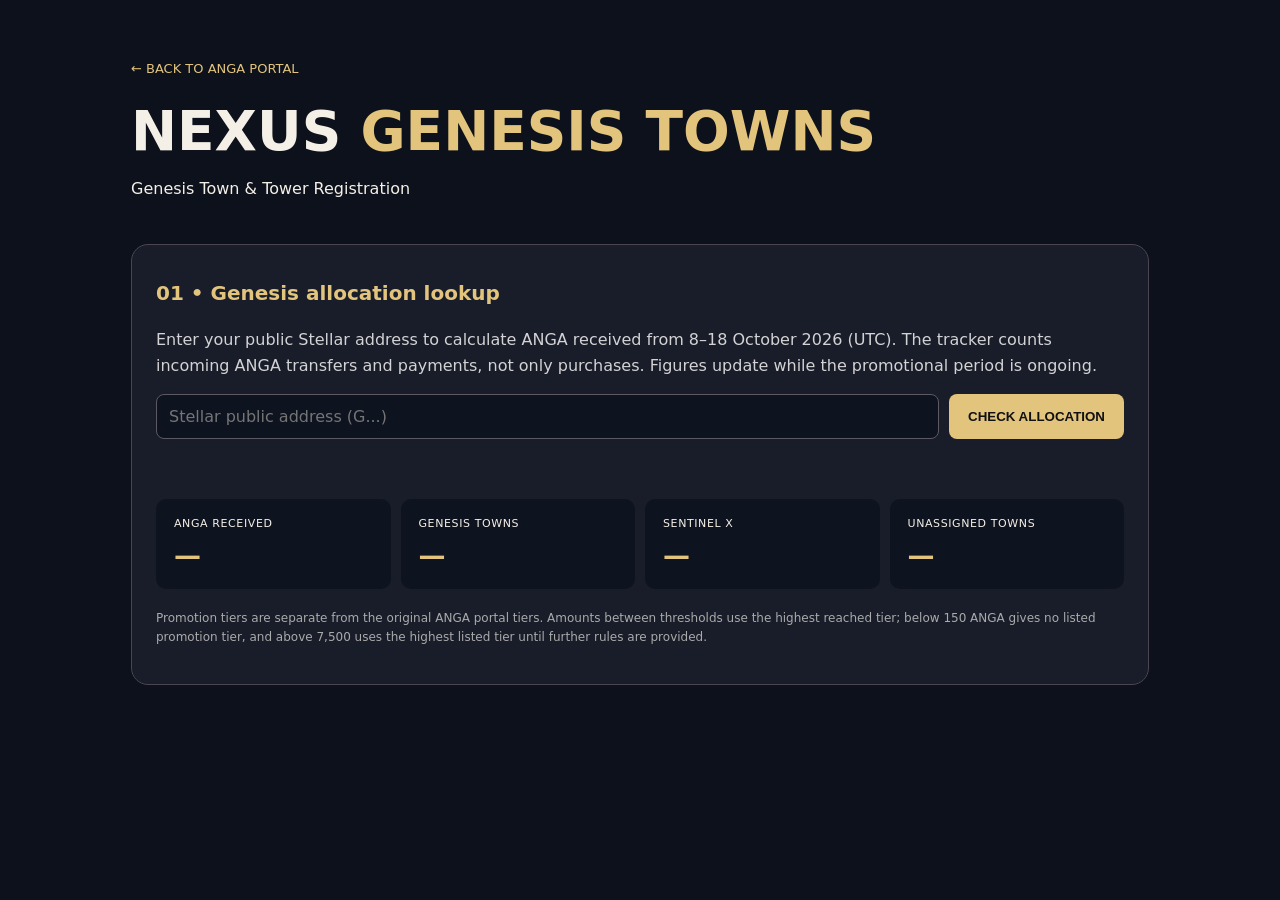
<file: genesis.html>
<!doctype html><html lang="en"><head><meta charset="utf-8"><meta name="viewport" content="width=device-width,initial-scale=1"><title>NEXUS Genesis Towns • ANGA</title><link rel="stylesheet" href="genesis.css"></head><body><main><header><a href="index.html">← BACK TO ANGA PORTAL</a><h1>NEXUS <span>GENESIS TOWNS</span></h1><p>Genesis Town & Tower Registration</p></header><section class="panel"><h2>01 • Genesis allocation lookup</h2><p>Enter your public Stellar address to calculate ANGA received from 8–18 October 2026 (UTC). The tracker counts incoming ANGA transfers and payments, not only purchases. Figures update while the promotional period is ongoing.</p><div class="inline"><input id="wallet" placeholder="Stellar public address (G...)" maxlength="56" autocomplete="off"><button id="lookup">CHECK ALLOCATION</button></div><p id="status" aria-live="polite"></p><div class="stats"><div>ANGA RECEIVED<strong id="received">—</strong></div><div>GENESIS TOWNS<strong id="towns">—</strong></div><div>SENTINEL X<strong id="sentinels">—</strong></div><div>UNASSIGNED TOWNS<strong id="remaining">—</strong></div></div><p class="note">Promotion tiers are separate from the original ANGA portal tiers. Amounts between thresholds use the highest reached tier; below 150 ANGA gives no listed promotion tier, and above 7,500 uses the highest listed tier until further rules are provided.</p></section><section id="registration" class="panel" hidden><h2>02 • Town locations & designs</h2><div id="locations"></div><button id="addLocation" class="secondary">+ ADD LOCATION</button><h2>03 • NEXUS Heart Foundation</h2><label>Would you like to contribute towns?</label><select id="donate"><option value="no">No</option><option value="yes">Yes</option></select><div id="donateBox" hidden><label>How many towns?</label><input id="donationCount" type="number" min="0" step="1" value="0"><p class="note">This records a voluntary contribution preference, not a completed transfer.</p></div><div class="summary" id="summary"></div><button id="save">SAVE PREFERENCES</button><p id="saveStatus" aria-live="polite"></p><p class="note">Preferences are saved securely to the registration database and can be updated when you return with the same public wallet address.</p></section></main><script src="config.js"></script><script src="genesis.js"></script></body></html>
</file>
<file: styles.css>
*{box-sizing:border-box}
:root{
 --ink:#04070b;--ink2:#090e15;--panel:#0a1018;--panel2:#0d141e;
 --gold:#d9ad63;--gold2:#f2d39a;--gold3:#8e6836;--ivory:#f5efe4;
 --muted:#8993a0;--line:rgba(222,177,100,.22);--glass:rgba(9,14,21,.78)
}
html{scroll-behavior:smooth}
body{margin:0;background:
 radial-gradient(circle at 74% 7%,rgba(35,72,111,.28),transparent 27%),
 radial-gradient(circle at 12% 40%,rgba(123,88,40,.09),transparent 24%),
 linear-gradient(180deg,#05090e 0%,#030609 100%);
 color:var(--ivory);font-family:"Avenir Next","Segoe UI",Helvetica,Arial,sans-serif;
 font-weight:400;letter-spacing:.01em}
a{color:inherit;text-decoration:none}
header{height:82px;display:flex;align-items:center;padding:0 5.5vw;border-bottom:1px solid var(--line);
 position:sticky;top:0;background:rgba(4,7,11,.86);backdrop-filter:blur(20px);z-index:20}
header>b{font-family:Georgia,"Times New Roman",serif;font-size:23px;letter-spacing:.24em;font-weight:500;color:var(--gold2)}
header>b small{font-family:"Avenir Next","Segoe UI",sans-serif;color:#8d98a5;font-size:8px;letter-spacing:.42em;margin-left:8px}
nav{margin:auto;display:flex;gap:38px;font-size:10px;letter-spacing:.22em;color:#9da5ae}
nav a{transition:.2s}nav a:hover{color:var(--gold2)}
.btn{display:inline-flex;align-items:center;justify-content:center;border:1px solid rgba(234,190,116,.65);
 border-radius:999px;padding:14px 23px;background:linear-gradient(180deg,rgba(214,166,89,.18),rgba(109,75,30,.12));
 color:var(--gold2);font-weight:600;font-size:10px;letter-spacing:.18em;cursor:pointer;
 box-shadow:inset 0 0 0 1px rgba(255,255,255,.025),0 0 24px rgba(201,150,71,.06);transition:.25s}
.btn:hover{background:linear-gradient(180deg,rgba(224,177,99,.28),rgba(116,78,30,.18));box-shadow:0 0 30px rgba(217,173,99,.12)}
.ghost{border-color:rgba(255,255,255,.13);color:#dce2e8;background:rgba(255,255,255,.025)}
.hero{min-height:720px;padding:130px 8vw 95px;position:relative;overflow:hidden}
.hero:before{content:"ANGA";position:absolute;right:-.03em;top:55px;font-family:Georgia,"Times New Roman",serif;
 font-size:min(23vw,330px);letter-spacing:.01em;color:rgba(217,173,99,.028);z-index:-1}
.hero>span,.panel>span{display:block;color:var(--gold);font-size:9px;letter-spacing:.38em;font-weight:600}
.hero h1{font-family:Georgia,"Times New Roman",serif;font-size:clamp(54px,7.2vw,104px);font-weight:400;
 line-height:.91;letter-spacing:-.035em;margin:24px 0 29px;max-width:1100px;text-shadow:0 4px 35px rgba(0,0,0,.4)}
.hero h1 em{font-style:normal;color:var(--gold2);text-shadow:0 0 35px rgba(217,173,99,.12)}
.hero p{max-width:620px;color:#a1aab4;font-size:16px;line-height:1.8;font-weight:300}
.hero .btn{margin-top:14px;margin-right:8px}
.hero code{display:block;margin-top:50px;color:#65707c;font-size:8px;letter-spacing:.12em;word-break:break-all}
.panel{margin:0 5vw 64px;padding:46px;border:1px solid var(--line);border-radius:4px;
 background:linear-gradient(145deg,rgba(14,20,29,.92),rgba(5,9,14,.94));
 box-shadow:0 35px 90px rgba(0,0,0,.28),inset 0 1px rgba(255,255,255,.025);position:relative}
.panel:before{content:"";position:absolute;left:0;top:0;width:92px;height:1px;background:var(--gold2)}
.panel h2{font-family:Georgia,"Times New Roman",serif;font-weight:400;font-size:clamp(34px,4vw,53px);
 letter-spacing:-.02em;margin:11px 0 18px;color:#f1eadf}
.panel>p{color:#8f99a5;line-height:1.8;max-width:880px;font-weight:300}
.features,.stats,.grid{display:grid;grid-template-columns:repeat(3,1fr);gap:13px;margin-top:30px}
.features article,.stats article,.card{padding:23px;border:1px solid rgba(220,176,101,.14);border-radius:2px;
 background:linear-gradient(145deg,rgba(16,23,33,.74),rgba(6,10,15,.86));transition:.25s}
.features article:hover,.card:hover{border-color:rgba(228,185,111,.35);transform:translateY(-2px)}
.features b{font-family:Georgia,"Times New Roman",serif;font-size:14px;font-weight:400;color:var(--gold2);letter-spacing:.12em}
.features p{color:#78838f;font-size:12px;line-height:1.7}
.lookup{display:flex;gap:10px;margin:25px 0 14px}
.lookup input{flex:1;padding:17px 18px;border-radius:2px;border:1px solid rgba(218,174,98,.2);
 background:#05090e;color:#f2eadf;font-family:"SFMono-Regular",Consolas,monospace;font-size:12px;outline:none}
.lookup input:focus{border-color:rgba(231,190,118,.55);box-shadow:0 0 0 3px rgba(217,173,99,.05)}
#status{font-size:11px;color:#7d8996;letter-spacing:.04em}
.stats{grid-template-columns:repeat(4,1fr)}
.stats small,.income small{display:block;color:#7e8995;font-size:8px;letter-spacing:.2em}
.stats b{display:block;font-family:Georgia,"Times New Roman",serif;font-weight:400;color:#f3e8d6;font-size:25px;margin-top:10px}
.progress,.income{padding:22px;border:1px solid rgba(218,174,98,.16);border-radius:2px;margin-top:13px;background:rgba(4,8,13,.55)}
.progress>b{font-family:Georgia,"Times New Roman",serif;font-weight:400;color:var(--gold2);letter-spacing:.06em}
.progress span{float:right;color:#7f8994;font-size:10px;letter-spacing:.06em}
.progress i{display:block;height:4px;background:#171b20;overflow:hidden;margin-top:17px}
.progress u{display:block;height:100%;width:0;background:linear-gradient(90deg,#87602e,#f0ca87);box-shadow:0 0 12px rgba(231,186,108,.25)}
.income b{display:block;font-family:Georgia,"Times New Roman",serif;font-weight:400;color:var(--gold2);font-size:31px;margin:10px 0}
.income p{color:#687481;font-size:10px;line-height:1.6}
.grid{grid-template-columns:repeat(3,1fr)}
.card{min-height:220px;display:flex;flex-direction:column}
.card .icon{font-size:26px;filter:saturate(.72)}
.card h3{font-family:Georgia,"Times New Roman",serif;font-size:19px;font-weight:400;color:#efe6d8;margin:17px 0 6px}
.card strong{font-family:Georgia,"Times New Roman",serif;font-weight:400;font-size:27px;color:var(--gold2)}
.card small{display:block;color:#6f7b87;margin:9px 0 20px;font-size:8px;letter-spacing:.13em}
.card .btn{width:100%;margin-top:auto}
.hidden{display:none!important}
.modal{position:fixed;inset:0;background:rgba(0,0,0,.82);backdrop-filter:blur(10px);z-index:50;display:grid;place-items:center;padding:20px}
.box{width:min(780px,100%);max-height:90vh;overflow:auto;padding:36px;border-radius:3px;background:linear-gradient(145deg,#101720,#060a0f);
 border:1px solid rgba(225,181,105,.28);box-shadow:0 40px 120px #000;position:relative}
.box>span{color:var(--gold);font-size:9px;letter-spacing:.2em}
.box h2{font-family:Georgia,"Times New Roman",serif;font-weight:400;font-size:34px}
.box>#close{position:absolute;right:18px;top:13px;border:0;background:none;color:#9d8a6b;font-size:27px;cursor:pointer}
.alloc{display:flex;justify-content:space-between;align-items:center;padding:14px;border-bottom:1px solid rgba(218,174,98,.12);margin:0}
.alloc b{font-family:Georgia,"Times New Roman",serif;font-weight:400;color:#e5dccf}
.alloc input{width:160px;padding:11px;background:#05090e;border:1px solid rgba(218,174,98,.2);color:#f1e8db;border-radius:2px}
.form{display:grid;grid-template-columns:1fr 1fr;gap:11px;margin-top:18px}
.field label{display:block;color:#8d7c61;font-size:8px;letter-spacing:.17em;margin-bottom:7px}
.field input,.field select,.field textarea{width:100%;padding:12px;border-radius:2px;border:1px solid rgba(218,174,98,.18);background:#05090e;color:#eee5d8}
.field textarea{min-height:88px}.full{grid-column:1/-1}
.estimate{padding:18px;border:1px solid rgba(218,174,98,.18);margin-top:16px;background:rgba(217,173,99,.025)}
.estimate b{display:block;font-family:Georgia,"Times New Roman",serif;font-size:23px;font-weight:400;color:var(--gold2);margin-top:7px}
.save{width:100%;margin-top:14px}
footer{padding:35px 6vw;border-top:1px solid var(--line);color:#6d7884;font-size:9px;letter-spacing:.18em;display:flex;justify-content:space-between}
@media(max-width:800px){nav{display:none}.features,.grid{grid-template-columns:1fr 1fr}.stats{grid-template-columns:1fr 1fr}.hero{min-height:650px}}
@media(max-width:550px){header{padding:0 4vw}.hero{padding:92px 5vw 70px}.hero h1{letter-spacing:-.03em}.panel{margin:0 3vw 38px;padding:25px}.features,.grid,.form{grid-template-columns:1fr}.lookup{flex-direction:column}.full{grid-column:auto}.panel h2{font-size:32px}}

/* V8 — corrected cinematic ANGA/NEXUS design */
body{
 background:
   radial-gradient(1000px 520px at 72% 0%,rgba(18,58,94,.22),transparent 68%),
   radial-gradient(760px 440px at 18% 52%,rgba(151,102,39,.06),transparent 72%),
   linear-gradient(180deg,#02070c 0%,#040a11 48%,#010407 100%);
}
header{
 height:92px;padding:0 4vw;
 background:rgba(2,6,10,.90);
 border-bottom:1px solid rgba(228,181,99,.25);
 backdrop-filter:blur(22px);
 box-shadow:0 16px 55px rgba(0,0,0,.28)
}
header>b{display:none!important}
.brand{display:flex;align-items:center;gap:13px;min-width:260px}
.brand img{
 width:56px;height:56px;object-fit:cover;border-radius:50%;
 border:1px solid rgba(238,194,116,.44);
 box-shadow:0 0 24px rgba(224,174,88,.14)
}
.brand span{
 font-family:Georgia,"Times New Roman",serif;
 font-size:22px;font-weight:400;letter-spacing:.22em;color:#f0cd8d
}
.brand small{
 display:block;margin-top:4px;
 font-family:"Avenir Next","Segoe UI",sans-serif;
 font-size:7px;letter-spacing:.42em;color:#87929d
}
nav{gap:42px}
.hero{
 min-height:780px;padding:145px 8vw 110px;
 position:relative;overflow:hidden;isolation:isolate;
 background:
   linear-gradient(90deg,rgba(2,7,12,.98) 0%,rgba(3,10,17,.93) 42%,rgba(3,10,17,.60) 70%,rgba(2,7,12,.82) 100%),
   radial-gradient(ellipse at 74% 43%,rgba(42,101,143,.23),transparent 35%),
   radial-gradient(ellipse at 73% 82%,rgba(219,166,78,.13),transparent 22%),
   linear-gradient(180deg,#061421,#02070c 74%);
 border-bottom:1px solid rgba(230,184,104,.20)
}
.hero:before{
 content:"";position:absolute;inset:0;z-index:-2;
 background:
  linear-gradient(115deg,transparent 0 58%,rgba(255,255,255,.025) 58.1%,transparent 58.3%),
  linear-gradient(65deg,transparent 0 74%,rgba(231,186,106,.035) 74.1%,transparent 74.3%);
}
.hero:after{
 content:"";position:absolute;z-index:-1;
 right:-6%;bottom:-12%;width:62%;height:58%;
 border-radius:50% 50% 0 0;
 background:
  radial-gradient(ellipse at 50% 100%,rgba(230,179,90,.22),transparent 45%),
  linear-gradient(180deg,transparent 45%,rgba(7,26,39,.88) 46%,rgba(2,7,12,.98) 76%);
 border-top:1px solid rgba(235,191,112,.24);
 box-shadow:0 -14px 55px rgba(28,91,128,.10)
}
.hero>span{
 color:#e4b464;font-size:9px;font-weight:600;letter-spacing:.48em
}
.hero h1{
 max-width:1000px;
 font-size:clamp(62px,7.4vw,108px);
 line-height:.90;letter-spacing:-.035em;
 text-shadow:0 16px 65px rgba(0,0,0,.78)
}
.hero h1 em{
 background:linear-gradient(180deg,#fff0ca 5%,#d59b47 95%);
 -webkit-background-clip:text;background-clip:text;color:transparent;
 text-shadow:none
}
.hero p{font-size:17px;color:#aeb9c3;max-width:700px}
.hero code{color:#66727e}
.panel{
 margin-top:0;
 background:
   radial-gradient(680px 260px at 90% 0%,rgba(29,73,108,.12),transparent 70%),
   linear-gradient(145deg,rgba(7,15,23,.98),rgba(2,7,12,.99));
 border:1px solid rgba(229,183,102,.25);
 box-shadow:0 35px 95px rgba(0,0,0,.38),inset 0 1px rgba(255,255,255,.022)
}
.panel:before{
 width:100px;background:#e3b363;
 box-shadow:0 0 14px rgba(227,179,99,.50)
}
.panel h2{font-size:clamp(40px,4.2vw,61px)}
.features article,.stats article,.card,.progress,.income{
 background:
   radial-gradient(340px 130px at 100% 0%,rgba(32,72,103,.08),transparent 72%),
   linear-gradient(145deg,rgba(10,19,28,.92),rgba(2,7,12,.97));
 border-color:rgba(228,182,101,.22);
 box-shadow:inset 0 1px rgba(255,255,255,.02),0 14px 38px rgba(0,0,0,.18)
}
.features article,.card{position:relative}
.features article:before,.card:before{
 content:"";position:absolute;left:0;top:0;width:42px;height:1px;
 background:#e6b768;box-shadow:0 0 12px rgba(230,183,104,.62)
}
.features article:hover,.card:hover{
 border-color:rgba(239,197,124,.46);
 box-shadow:0 20px 58px rgba(0,0,0,.32),0 0 24px rgba(218,165,80,.05)
}
.card .icon{
 width:52px;height:52px;display:grid;place-items:center;
 border:1px solid rgba(232,188,111,.31);border-radius:50%;
 background:radial-gradient(circle,rgba(220,167,82,.11),transparent 72%);
 filter:none
}
.btn{
 border-color:rgba(237,192,112,.68);
 background:linear-gradient(180deg,rgba(219,168,87,.16),rgba(96,63,25,.09));
}
.box{
 background:
 radial-gradient(500px 220px at 90% 0%,rgba(31,76,111,.15),transparent 72%),
 linear-gradient(145deg,#09131c,#02070c);
 border-color:rgba(232,187,109,.36)
}
footer{background:#010408;border-top-color:rgba(230,184,105,.20)}
@media(max-width:800px){
 .brand{min-width:auto}.brand span{display:none}
 .hero{min-height:700px;padding:110px 6vw 80px}
 nav{display:none}
}


/* V10 — premium photographic Earth integrated into the actual site */
.hero{
 min-height:790px;
 background:
   radial-gradient(ellipse at 70% 25%,rgba(15,56,88,.18),transparent 35%),
   linear-gradient(100deg,#02070c 0%,#03101a 52%,#02070c 100%);
}
.hero:after{display:none!important}
.premium-earth{
 position:absolute;z-index:-1;right:-2vw;top:0;
 width:min(55vw,930px);height:72%;overflow:hidden;pointer-events:none;
}
.premium-earth:before{
 content:"";position:absolute;inset:0;z-index:2;
 background:
  linear-gradient(90deg,#02070c 0%,rgba(2,7,12,.82) 10%,transparent 36%),
  linear-gradient(180deg,transparent 62%,#02070c 100%);
}
.premium-earth img{
 width:100%;height:100%;object-fit:cover;object-position:55% 38%;
 opacity:.92;filter:saturate(.88) contrast(1.08);
}
.earth-copy{
 position:absolute;z-index:3;right:4.5%;top:35px;
 display:flex;flex-direction:column;align-items:flex-end;gap:9px;
 font-size:8px;letter-spacing:.30em;color:rgba(225,226,219,.54)
}
.earth-copy i{width:42px;height:1px;background:#d5a451;margin:4px 0 8px;box-shadow:0 0 7px rgba(213,164,81,.4)}

.features article.premium-feature{
 min-height:124px;display:grid;grid-template-columns:84px 1fr;
 align-items:center;gap:18px;padding:18px 22px;
 border:1px solid rgba(226,177,93,.42);
 background:linear-gradient(135deg,rgba(7,14,20,.91),rgba(2,7,11,.96));
 box-shadow:inset 0 1px rgba(255,255,255,.02),0 0 24px rgba(213,157,69,.035)
}
.premium-feature-icon{
 height:78px;display:grid;place-items:center;padding-right:18px;
 color:#e9b967;border-right:1px solid rgba(225,174,87,.55);
 filter:drop-shadow(0 0 5px rgba(228,169,73,.34))
}
.premium-feature-icon svg{width:54px;height:54px}
.premium-feature-copy b{
 display:block;color:#edc37c;font-family:Georgia,"Times New Roman",serif;
 font-size:14px;letter-spacing:.065em
}
.premium-feature-copy p{margin:8px 0 0;color:#87939e;font-size:11px;line-height:1.7}
@media(max-width:900px){
 .premium-earth{width:760px;right:-340px;opacity:.52}
 .earth-copy{display:none}
}
@media(max-width:550px){
 .premium-earth{right:-470px;opacity:.34}
 .features article.premium-feature{grid-template-columns:64px 1fr;padding:14px}
 .premium-feature-icon{padding-right:10px}.premium-feature-icon svg{width:44px;height:44px}
}


/* V11 — NEXUS signature modules: richer metallic linework, glass depth, precision framing */
.features{gap:22px}
.features article.premium-feature{
 min-height:154px;grid-template-columns:112px 1fr;gap:25px;padding:24px 28px;
 border:1px solid rgba(231,181,94,.48);border-radius:2px;overflow:hidden;
 background:
   radial-gradient(240px 150px at 7% 50%,rgba(229,168,69,.075),transparent 60%),
   radial-gradient(360px 180px at 100% 0%,rgba(35,78,108,.11),transparent 70%),
   linear-gradient(120deg,rgba(9,17,24,.97),rgba(2,7,11,.985));
 box-shadow:inset 0 1px rgba(255,238,198,.055),inset 0 -1px rgba(0,0,0,.75),0 22px 55px rgba(0,0,0,.26)
}
.features article.premium-feature:before{
 width:58px;height:1px;background:linear-gradient(90deg,#f4cb7b,#a26b26);
 box-shadow:0 0 14px rgba(240,184,89,.55)
}
.features article.premium-feature:after{
 content:"";position:absolute;inset:0;pointer-events:none;
 background:linear-gradient(115deg,rgba(255,229,174,.025),transparent 26%,transparent 75%,rgba(255,213,135,.018));
}
.premium-feature-icon{
 position:relative;height:102px;padding-right:25px;color:#e9b45d;
 border-right:1px solid rgba(235,184,95,.62);
 filter:none
}
.premium-feature-icon:before{
 content:"";position:absolute;left:50%;top:50%;width:82px;height:82px;transform:translate(-63%,-50%);
 border-radius:50%;background:radial-gradient(circle,rgba(240,174,67,.13) 0%,rgba(240,174,67,.045) 36%,transparent 70%);
 box-shadow:0 0 34px rgba(229,160,54,.055)
}
.premium-feature-icon:after{
 content:"";position:absolute;right:-1px;top:9%;height:28%;width:1px;
 background:linear-gradient(#ffe0a0,#c78931);box-shadow:0 0 8px rgba(238,179,83,.55)
}
.premium-feature-icon svg{position:relative;width:76px;height:76px;overflow:visible}
.premium-feature-icon .icon-back{stroke-width:2.25;opacity:.96;vector-effect:non-scaling-stroke}
.premium-feature-icon .icon-hi{stroke-width:1.1;opacity:.42;vector-effect:non-scaling-stroke}
.premium-feature-copy b{
 font-size:15px;line-height:1.2;letter-spacing:.07em;
 background:linear-gradient(180deg,#ffe5ad 0%,#e8b45f 54%,#b87827 100%);
 -webkit-background-clip:text;background-clip:text;color:transparent;
 text-shadow:0 0 18px rgba(231,169,68,.08)
}
.premium-feature-copy p{margin-top:10px;color:#91a0ad;font-size:11.5px;line-height:1.75;max-width:310px}
.features article.premium-feature:hover{
 transform:translateY(-2px);border-color:rgba(246,202,126,.72);
 box-shadow:inset 0 1px rgba(255,238,198,.07),0 28px 65px rgba(0,0,0,.34),0 0 30px rgba(215,157,62,.055)
}
.features article.premium-feature:hover .premium-feature-icon{color:#f3c676}
@media(max-width:1100px){.features article.premium-feature{grid-template-columns:92px 1fr;padding:21px}.premium-feature-icon{padding-right:18px}.premium-feature-icon svg{width:65px;height:65px}}
@media(max-width:550px){.features article.premium-feature{grid-template-columns:76px 1fr;min-height:132px}.premium-feature-icon{height:86px;padding-right:13px}.premium-feature-icon svg{width:56px;height:56px}}

/* V12 — cinematic NEXUS modules: lighter framing, integrated symbols, champagne metal */
.features{gap:24px}
.features article.premium-feature{
 min-height:160px;grid-template-columns:124px 1fr;gap:28px;padding:25px 30px;
 border:1px solid rgba(214,164,81,.19);border-radius:0;overflow:hidden;
 background:
   radial-gradient(210px 145px at 8% 50%,rgba(217,156,58,.105),transparent 58%),
   radial-gradient(480px 220px at 82% -15%,rgba(29,70,104,.14),transparent 68%),
   linear-gradient(112deg,rgba(7,15,22,.96),rgba(3,9,14,.92) 54%,rgba(2,7,11,.98));
 box-shadow:inset 0 1px rgba(255,240,205,.035),0 24px 60px rgba(0,0,0,.22);
 transition:transform .35s ease,border-color .35s ease,box-shadow .35s ease
}
.features article.premium-feature:before{
 content:"";position:absolute;left:-1px;top:-1px;width:92px;height:1px;
 background:linear-gradient(90deg,#fff0bf 0%,#e7ad50 42%,rgba(178,116,36,0) 100%);
 box-shadow:0 0 12px rgba(239,182,85,.42)
}
.features article.premium-feature:after{
 content:"";position:absolute;inset:0;pointer-events:none;
 background:
  linear-gradient(90deg,rgba(242,190,99,.52),rgba(242,190,99,0)) left bottom/42px 1px no-repeat,
  linear-gradient(180deg,rgba(242,190,99,.30),rgba(242,190,99,0)) left bottom/1px 30px no-repeat,
  linear-gradient(270deg,rgba(242,190,99,.22),rgba(242,190,99,0)) right top/30px 1px no-repeat;
 opacity:.8
}
.premium-feature-icon{
 position:relative;height:108px;padding-right:28px;color:#e7ad50;
 border-right:0;display:grid;place-items:center;
 filter:drop-shadow(0 5px 8px rgba(0,0,0,.55))
}
.premium-feature-icon:before{
 content:"";position:absolute;left:44%;top:54%;width:108px;height:84px;transform:translate(-50%,-50%);
 border-radius:50%;
 background:radial-gradient(ellipse,rgba(232,169,67,.15) 0%,rgba(232,169,67,.055) 34%,rgba(17,47,69,.06) 52%,transparent 72%);
 box-shadow:0 18px 28px -22px rgba(255,188,75,.5)
}
.premium-feature-icon:after{
 content:"";position:absolute;right:0;top:5%;height:90%;width:1px;
 background:linear-gradient(180deg,transparent 0%,rgba(255,221,151,.88) 16%,rgba(191,127,42,.52) 74%,transparent 100%);
 box-shadow:0 0 8px rgba(237,178,82,.18)
}
.premium-feature-icon svg{position:relative;width:84px;height:84px;overflow:visible;color:#eab253}
.premium-feature-icon .icon-back{
 stroke:url(#nexusGoldFallback);stroke:currentColor;stroke-width:2.05;opacity:.98;
 vector-effect:non-scaling-stroke;filter:drop-shadow(0 0 2px rgba(255,201,105,.34))
}
.premium-feature-icon .icon-hi{
 stroke:#ffe2a1;stroke-width:.8;opacity:.42;vector-effect:non-scaling-stroke;
 filter:drop-shadow(0 0 5px rgba(244,178,74,.35))
}
.premium-feature-copy{position:relative;z-index:2}
.premium-feature-copy b{
 display:inline-block;font-family:Georgia,"Times New Roman",serif;font-size:15px;font-weight:600;
 line-height:1.15;letter-spacing:.075em;
 background:linear-gradient(180deg,#fff0c6 0%,#f0c777 35%,#d4933e 72%,#f3c46d 100%);
 -webkit-background-clip:text;background-clip:text;color:transparent;
 text-shadow:none
}
.premium-feature-copy p{margin-top:12px;color:#9aa8b4;font-size:11.5px;line-height:1.72;max-width:330px}
.features article.premium-feature:hover{
 transform:translateY(-3px);border-color:rgba(229,178,91,.32);
 box-shadow:inset 0 1px rgba(255,241,211,.05),0 30px 70px rgba(0,0,0,.30),0 0 34px rgba(194,133,43,.035)
}
.features article.premium-feature:hover .premium-feature-icon svg{transform:translateY(-1px);transition:transform .35s ease}
@media(max-width:1100px){.features article.premium-feature{grid-template-columns:104px 1fr;padding:22px}.premium-feature-icon{padding-right:20px}.premium-feature-icon svg{width:72px;height:72px}}
@media(max-width:550px){.features article.premium-feature{grid-template-columns:78px 1fr;min-height:138px;padding:18px 15px;gap:15px}.premium-feature-icon{height:90px;padding-right:12px}.premium-feature-icon svg{width:60px;height:60px}.premium-feature-copy b{font-size:13px}}


/* V13 — EARTH FIX ONLY */
.premium-earth{
  position:absolute !important;
  z-index:-1 !important;
  right:-5.5vw !important;
  top:-3.5% !important;
  width:min(58vw,980px) !important;
  height:76% !important;
  overflow:visible !important;
  pointer-events:none !important;
  opacity:.96 !important;

  -webkit-mask-image:
    linear-gradient(to right, transparent 0%, rgba(0,0,0,.16) 7%, #000 25%, #000 100%),
    linear-gradient(to bottom, #000 0%, #000 63%, rgba(0,0,0,.82) 73%, rgba(0,0,0,.30) 88%, transparent 100%);
  -webkit-mask-composite: source-in;
  mask-image:
    linear-gradient(to right, transparent 0%, rgba(0,0,0,.16) 7%, #000 25%, #000 100%),
    linear-gradient(to bottom, #000 0%, #000 63%, rgba(0,0,0,.82) 73%, rgba(0,0,0,.30) 88%, transparent 100%);
  mask-composite: intersect;
}

.premium-earth:before{
  content:"" !important;
  position:absolute !important;
  inset:-2px !important;
  z-index:2 !important;
  pointer-events:none !important;
  background:
    linear-gradient(90deg,
      #02070c 0%,
      rgba(2,7,12,.96) 4%,
      rgba(2,7,12,.70) 13%,
      rgba(2,7,12,.18) 27%,
      transparent 42%),
    linear-gradient(180deg,
      transparent 0%,
      transparent 61%,
      rgba(2,7,12,.08) 69%,
      rgba(2,7,12,.48) 82%,
      #02070c 100%) !important;
}

.premium-earth:after{
  content:"" !important;
  position:absolute !important;
  inset:-5% -4% -8% -8% !important;
  z-index:3 !important;
  pointer-events:none !important;
  background:radial-gradient(
    ellipse at 64% 43%,
    transparent 0%,
    transparent 55%,
    rgba(2,7,12,.10) 68%,
    rgba(2,7,12,.58) 86%,
    #02070c 100%
  ) !important;
}

.premium-earth img{
  display:block !important;
  width:100% !important;
  height:100% !important;
  object-fit:cover !important;
  object-position:58% 39% !important;
  opacity:.94 !important;
  filter:saturate(.90) contrast(1.06) brightness(.94) !important;
  -webkit-mask-image:none !important;
  mask-image:none !important;
}

@media(max-width:900px){
  .premium-earth{
    right:-300px !important;
    width:800px !important;
    opacity:.48 !important;
  }
}


/* V14 — CLEAN EARTH REPLACEMENT
   Uses a clean NASA Earth-at-night source; no generated webpage/text is baked in. */
.premium-earth{
  right:-7vw !important;
  top:-7% !important;
  width:min(61vw,1080px) !important;
  height:88% !important;
  opacity:1 !important;
  overflow:visible !important;
  background:transparent !important;

  -webkit-mask-image:radial-gradient(
    ellipse 78% 76% at 62% 42%,
    #000 0%,
    #000 58%,
    rgba(0,0,0,.92) 67%,
    rgba(0,0,0,.55) 79%,
    transparent 96%
  ) !important;
  mask-image:radial-gradient(
    ellipse 78% 76% at 62% 42%,
    #000 0%,
    #000 58%,
    rgba(0,0,0,.92) 67%,
    rgba(0,0,0,.55) 79%,
    transparent 96%
  ) !important;
}

.premium-earth:before{
  background:
    linear-gradient(90deg,
      #02070c 0%,
      rgba(2,7,12,.94) 7%,
      rgba(2,7,12,.58) 18%,
      rgba(2,7,12,.12) 34%,
      transparent 48%),
    linear-gradient(180deg,
      transparent 0%,
      transparent 68%,
      rgba(2,7,12,.25) 79%,
      #02070c 100%) !important;
}

.premium-earth:after{
  background:
    radial-gradient(ellipse at 67% 41%,
      transparent 0%,
      transparent 58%,
      rgba(2,7,12,.08) 70%,
      rgba(2,7,12,.55) 88%,
      #02070c 100%) !important;
}

.premium-earth img{
  width:100% !important;
  height:100% !important;
  object-fit:cover !important;
  object-position:66% 63% !important;
  opacity:.98 !important;
  filter:saturate(.88) contrast(1.12) brightness(.88) !important;
}

/* Old Earth labels are deliberately disabled. */
.earth-copy{display:none !important;}

@media(max-width:900px){
  .premium-earth{
    right:-360px !important;
    width:850px !important;
    opacity:.48 !important;
  }
}


/* V15 — USER EARTH / SEAMLESS HERO INTEGRATION */
.premium-earth{
  position:absolute !important;
  z-index:-1 !important;
  right:-3.5vw !important;
  top:-5% !important;
  width:min(61vw,1120px) !important;
  height:82% !important;
  overflow:hidden !important;
  opacity:1 !important;
  pointer-events:none !important;
  background:transparent !important;

  /* Fade all four edges so the image has no visible rectangular boundary. */
  -webkit-mask-image:radial-gradient(
    ellipse 82% 80% at 61% 43%,
    #000 0%,
    #000 54%,
    rgba(0,0,0,.96) 62%,
    rgba(0,0,0,.72) 73%,
    rgba(0,0,0,.30) 84%,
    transparent 97%
  ) !important;
  mask-image:radial-gradient(
    ellipse 82% 80% at 61% 43%,
    #000 0%,
    #000 54%,
    rgba(0,0,0,.96) 62%,
    rgba(0,0,0,.72) 73%,
    rgba(0,0,0,.30) 84%,
    transparent 97%
  ) !important;
  -webkit-mask-repeat:no-repeat !important;
  mask-repeat:no-repeat !important;
}

.premium-earth img{
  display:block !important;
  width:100% !important;
  height:100% !important;
  object-fit:cover !important;
  object-position:52% 48% !important;
  opacity:.97 !important;
  filter:saturate(.91) contrast(1.04) brightness(.83) !important;
}

/* Dark-blue overlays match the image edges to the site's exact hero atmosphere. */
.premium-earth:before{
  content:"" !important;
  position:absolute !important;
  inset:0 !important;
  z-index:2 !important;
  pointer-events:none !important;
  background:
    linear-gradient(90deg,
      #02070c 0%,
      rgba(2,7,12,.94) 5%,
      rgba(2,7,12,.62) 14%,
      rgba(2,7,12,.18) 27%,
      transparent 43%),
    linear-gradient(180deg,
      rgba(2,7,12,.22) 0%,
      transparent 15%,
      transparent 62%,
      rgba(2,7,12,.18) 73%,
      rgba(2,7,12,.70) 89%,
      #02070c 100%) !important;
}

.premium-earth:after{
  content:"" !important;
  position:absolute !important;
  inset:-1px !important;
  z-index:3 !important;
  pointer-events:none !important;
  background:
    radial-gradient(ellipse 75% 72% at 60% 43%,
      transparent 0%,
      transparent 58%,
      rgba(2,7,12,.08) 68%,
      rgba(2,7,12,.36) 82%,
      rgba(2,7,12,.88) 100%) !important;
}

/* Never show any old decorative copy around the Earth. */
.earth-copy{display:none !important;}

@media(max-width:900px){
  .premium-earth{
    width:880px !important;
    right:-390px !important;
    top:-2% !important;
    opacity:.52 !important;
  }
}


/* V16 — EARTH COLOR / TRANSITION FIX ONLY */
.hero{
  background:
    radial-gradient(900px 520px at 71% 19%,rgba(10,38,59,.19),transparent 70%),
    linear-gradient(100deg,#02070c 0%,#03101a 52%,#02070c 100%) !important;
}

.premium-earth{
  right:-3.5vw !important;
  top:-5% !important;
  width:min(64vw,1180px) !important;
  height:84% !important;

  /* Much wider feather so there is no straight photo-to-site transition. */
  -webkit-mask-image:
    linear-gradient(to right,
      transparent 0%,
      rgba(0,0,0,.05) 5%,
      rgba(0,0,0,.20) 11%,
      rgba(0,0,0,.48) 18%,
      rgba(0,0,0,.78) 27%,
      #000 39%,
      #000 100%),
    linear-gradient(to bottom,
      #000 0%,
      #000 65%,
      rgba(0,0,0,.90) 73%,
      rgba(0,0,0,.60) 83%,
      rgba(0,0,0,.22) 92%,
      transparent 100%) !important;
  -webkit-mask-composite:source-in !important;

  mask-image:
    linear-gradient(to right,
      transparent 0%,
      rgba(0,0,0,.05) 5%,
      rgba(0,0,0,.20) 11%,
      rgba(0,0,0,.48) 18%,
      rgba(0,0,0,.78) 27%,
      #000 39%,
      #000 100%),
    linear-gradient(to bottom,
      #000 0%,
      #000 65%,
      rgba(0,0,0,.90) 73%,
      rgba(0,0,0,.60) 83%,
      rgba(0,0,0,.22) 92%,
      transparent 100%) !important;
  mask-composite:intersect !important;
}

.premium-earth img{
  object-position:53% 47% !important;
  /* Pull the photograph toward the site's navy/black palette. */
  filter:saturate(.78) contrast(1.02) brightness(.76) !important;
}

/* This overlay is the actual color bridge between the site and photograph. */
.premium-earth:before{
  content:"" !important;
  position:absolute !important;
  inset:-2px !important;
  z-index:2 !important;
  background:
    linear-gradient(90deg,
      #02070c 0%,
      #02070c 8%,
      rgba(2,7,12,.98) 14%,
      rgba(3,10,17,.92) 21%,
      rgba(3,12,20,.72) 30%,
      rgba(3,13,21,.40) 39%,
      rgba(3,13,21,.13) 49%,
      transparent 59%),
    linear-gradient(180deg,
      rgba(2,7,12,.12) 0%,
      transparent 17%,
      transparent 60%,
      rgba(2,7,12,.12) 70%,
      rgba(2,7,12,.47) 84%,
      #02070c 100%) !important;
}

.premium-earth:after{
  content:"" !important;
  position:absolute !important;
  inset:-3% !important;
  z-index:3 !important;
  background:
    radial-gradient(ellipse 78% 74% at 65% 40%,
      transparent 0%,
      transparent 55%,
      rgba(2,8,13,.06) 66%,
      rgba(2,8,13,.26) 78%,
      rgba(2,7,12,.72) 93%,
      #02070c 100%) !important;
}

/* Hide any old decorative Earth labels. */
.earth-copy{display:none !important;}


/* V17 — NABXATM TYPOGRAPHY ONLY
   Space Grotesk = display/headings
   DM Sans = body/UI
   No layout, Earth, color, or functionality changes. */
@import url('https://fonts.googleapis.com/css2?family=DM+Sans:wght@400;500;600;700&family=Space+Grotesk:wght@400;500;600;700&display=swap');

html, body,
p, a, button, input, select, textarea, label, code,
nav, .btn, .lookup, .field, .alloc, footer,
.feature-copy p, .premium-feature-copy p {
  font-family:"DM Sans",system-ui,-apple-system,"Segoe UI",sans-serif !important;
}

h1, h2, h3, h4, h5, h6,
.hero h1, .panel h2, .card h3, .card strong,
.brand span, .feature-copy b, .premium-feature-copy b,
.stats strong, .income strong {
  font-family:"Space Grotesk",system-ui,-apple-system,"Segoe UI",sans-serif !important;
}

/* Preserve the huge premium hero scale while using NABXATM's font language. */
.hero h1{
  font-weight:500 !important;
  letter-spacing:-.055em !important;
  line-height:.89 !important;
}
.hero h1 em{
  font-family:"Space Grotesk",system-ui,-apple-system,"Segoe UI",sans-serif !important;
  font-style:normal !important;
  font-weight:500 !important;
}
.panel h2{
  font-weight:500 !important;
  letter-spacing:-.035em !important;
}
.brand span{
  font-weight:600 !important;
  letter-spacing:.16em !important;
}
.brand small{
  font-family:"DM Sans",system-ui,-apple-system,"Segoe UI",sans-serif !important;
  font-weight:500 !important;
}
.premium-feature-copy b, .feature-copy b{
  font-weight:600 !important;
  letter-spacing:.035em !important;
}
.btn, nav a{
  font-weight:600 !important;
}

/* V18 — NEXUS Houses visual reward manager */
.box{width:min(980px,100%)!important;padding:0 0 36px!important;overflow-x:hidden!important}
.box>#close{z-index:20;width:40px;height:40px;border-radius:50%;background:rgba(2,7,12,.76)!important;border:1px solid rgba(231,185,104,.35)!important;color:#f0c77e!important;right:18px!important;top:18px!important}
#body>span,#body>h2,#body>p,#body>.alloc,#body>#remain,#body>.form,#body>.estimate,#body>.save{margin-left:36px;margin-right:36px}
#body>span{display:block;padding-top:34px}
.reward-gallery{margin:24px 0 26px;border-top:1px solid rgba(230,183,104,.2);border-bottom:1px solid rgba(230,183,104,.2);background:#02070c}
.reward-hero{height:min(43vw,410px);min-height:260px;overflow:hidden;position:relative;background:#02070c}
.reward-hero:after{content:"";position:absolute;inset:0;box-shadow:inset 0 -70px 80px rgba(2,7,12,.48);pointer-events:none}
.reward-hero img{width:100%;height:100%;object-fit:cover;display:block;transition:opacity .2s ease,transform .45s ease}
.reward-thumbs{display:grid;grid-template-columns:repeat(3,1fr);gap:10px;padding:12px 16px 10px;background:linear-gradient(180deg,#030a10,#02070c)}
.reward-thumb{position:relative;height:112px;padding:0;overflow:hidden;border:1px solid rgba(230,183,104,.18);background:#05090e;cursor:pointer;color:#f3d295}
.reward-thumb img{width:100%;height:100%;object-fit:cover;display:block;opacity:.62;transition:.25s ease}
.reward-thumb:after{content:"";position:absolute;inset:0;background:linear-gradient(180deg,transparent 38%,rgba(2,7,12,.88))}
.reward-thumb span{position:absolute;z-index:2;left:14px;bottom:10px;font:600 10px/1 "DM Sans",sans-serif;letter-spacing:.18em}
.reward-thumb:hover img,.reward-thumb.active img{opacity:1;transform:scale(1.025)}
.reward-thumb.active{border-color:#e6b768;box-shadow:0 0 20px rgba(230,183,104,.14)}
.selected-style{padding:5px 18px 14px;text-align:right;font:500 9px/1.4 "DM Sans",sans-serif;letter-spacing:.18em;color:#7f91a1}
.selected-style b{color:#e9bd72;margin-left:8px}
@media(max-width:650px){#body>span,#body>h2,#body>p,#body>.alloc,#body>#remain,#body>.form,#body>.estimate,#body>.save{margin-left:20px;margin-right:20px}.reward-hero{height:300px}.reward-thumbs{gap:6px;padding:8px}.reward-thumb{height:80px}.reward-thumb span{font-size:8px;left:8px;bottom:7px}}


/* V20 — Direct NEXUS Houses multi-allocation manager */
.house-total-line{display:flex;justify-content:space-between;gap:20px;align-items:center;margin:18px 0 8px;padding:14px 0;border-top:1px solid rgba(218,175,92,.25);border-bottom:1px solid rgba(218,175,92,.18)}
.house-total-line span,.house-allocation-top small{font:600 10px "DM Sans",sans-serif;letter-spacing:.2em;color:#b88b43}
.house-total-line strong{font:500 18px "Space Grotesk",sans-serif;color:#f1d29a}
.house-intro{max-width:760px;color:#8ea0b2}
.house-master-gallery{position:relative;margin:20px 0;overflow:hidden;border:1px solid rgba(218,175,92,.32);aspect-ratio:3/1;min-height:0;background:#02070c;box-shadow:0 18px 45px rgba(0,0,0,.22)}
.house-master-gallery img{display:block;width:100%;height:100%;object-fit:cover;object-position:center;filter:saturate(.92) contrast(1.02)}
.house-master-gallery:after{content:"";position:absolute;inset:0;background:linear-gradient(0deg,rgba(2,7,12,.62) 0%,transparent 34%,rgba(2,7,12,.08) 100%);pointer-events:none}
.house-master-gallery div{position:absolute;z-index:2;left:24px;bottom:20px;display:flex;gap:10px}
.house-master-gallery b{padding:7px 10px;border:1px solid rgba(238,195,112,.42);background:rgba(2,7,12,.7);font:600 9px "DM Sans",sans-serif;letter-spacing:.16em;color:#e9c47c}
.house-allocation-summary{display:grid;grid-template-columns:repeat(3,1fr);gap:1px;background:rgba(218,175,92,.18);border:1px solid rgba(218,175,92,.18)}
.house-allocation-summary>div{background:#050c12;padding:14px 16px}
.house-allocation-summary small{display:block;font:600 9px "DM Sans",sans-serif;letter-spacing:.16em;color:#718496}
.house-allocation-summary b{display:block;margin-top:5px;font:500 19px "Space Grotesk",sans-serif;color:#ead3a5}
.house-progress{height:2px;background:rgba(255,255,255,.06);margin:12px 0 20px}.house-progress i{display:block;height:100%;width:0;background:linear-gradient(90deg,#9d7132,#edc678);transition:.2s}
#houseAllocations{display:grid;gap:18px}
.house-allocation-card{display:grid;grid-template-columns:310px 1fr;border:1px solid rgba(218,175,92,.22);background:#050c12;overflow:hidden}
.house-allocation-photo{position:relative;min-height:0;aspect-ratio:16/9;background:#02070c}
.house-allocation-photo>img{width:100%;height:100%;object-fit:cover;object-position:center}
.house-allocation-photo:after{content:"";position:absolute;inset:0;pointer-events:none;background:linear-gradient(90deg,transparent 60%,rgba(5,12,18,.88)),linear-gradient(0deg,rgba(2,7,12,.62),transparent 45%)}
.house-style-switch{position:absolute;z-index:2;left:14px;right:14px;bottom:14px;display:grid;grid-template-columns:repeat(3,1fr);gap:5px}
.house-style-switch button{border:1px solid rgba(233,191,108,.28);background:rgba(2,7,12,.82);color:#9aa8b5;padding:9px 4px;font:700 8px "DM Sans",sans-serif;letter-spacing:.1em;cursor:pointer}
.house-style-switch button.active{border-color:#d8aa57;color:#f0cb84;background:rgba(157,113,50,.18)}
.house-allocation-content{padding:22px}
.house-allocation-top{display:flex;justify-content:space-between;align-items:start;margin-bottom:16px}
.house-allocation-top h3{margin:4px 0 0;font:500 23px "Space Grotesk",sans-serif;color:#f0e7d8}
.remove-house-allocation{border:0;background:none;color:#8b99a5;font:600 9px "DM Sans",sans-serif;letter-spacing:.14em;cursor:pointer}.remove-house-allocation:hover{color:#e3b96b}
.house-fields{display:grid;grid-template-columns:1fr 1fr;gap:12px}.house-fields .full{grid-column:1/-1}
.house-fields .field{margin:0}.house-fields textarea{min-height:78px}
.house-add{width:100%;margin:18px 0 8px}
.house-error{min-height:18px;color:#d5a04a;font-size:12px}
@media(max-width:760px){.house-allocation-card{grid-template-columns:1fr}.house-allocation-photo{min-height:0;aspect-ratio:16/9}.house-fields{grid-template-columns:1fr}.house-allocation-summary{grid-template-columns:1fr}.house-master-gallery{aspect-ratio:16/7}.house-master-gallery div{left:12px;bottom:12px}.house-master-gallery b{padding:6px 8px;font-size:8px}}

/* V24 — Premium NEXUS Houses configurator */
.house-master-gallery{aspect-ratio:auto!important;overflow:visible!important;background:#02070c;margin:24px 0!important}
.house-master-gallery>img{width:100%!important;height:auto!important;object-fit:contain!important;object-position:center!important;filter:saturate(.96) contrast(1.02)!important}
.house-master-gallery:after{background:linear-gradient(0deg,rgba(2,7,12,.32),transparent 25%)!important}
.house-master-gallery>div{display:none!important}
.house-total-line{margin-top:24px!important;padding:18px 0!important}
.house-total-line strong{font-size:21px!important}
.house-intro{font-size:15px;line-height:1.65;margin-bottom:18px!important}
.house-allocation-summary{margin-top:0;border-color:rgba(218,175,92,.28);background:rgba(218,175,92,.28)}
.house-allocation-summary>div{padding:18px 20px;background:linear-gradient(180deg,#071019,#040b11)}
.house-allocation-summary b{font-size:22px}
.house-progress{height:3px;margin:12px 0 26px}
#houseAllocations{gap:28px}
.house-allocation-card{display:block!important;border:1px solid rgba(218,175,92,.34)!important;background:linear-gradient(145deg,#07111a 0%,#03090e 72%)!important;overflow:hidden;box-shadow:0 22px 60px rgba(0,0,0,.28)}
.house-allocation-head{display:flex;align-items:center;gap:18px;padding:22px 26px;border-bottom:1px solid rgba(218,175,92,.18);background:linear-gradient(90deg,rgba(191,139,61,.08),transparent 42%)}
.house-allocation-head>div:first-child{margin-right:auto}.house-allocation-head small{display:block;font:600 9px "DM Sans",sans-serif;letter-spacing:.22em;color:#a87938}.house-allocation-head h3{margin:5px 0 0;font:500 27px "Space Grotesk",sans-serif;letter-spacing:-.03em;color:#f1eadf}
.house-allocation-badge{padding:8px 12px;border:1px solid rgba(225,180,98,.3);font:600 8px "DM Sans",sans-serif;letter-spacing:.18em;color:#e9c47c;background:rgba(218,175,92,.06)}
.remove-house-allocation{padding:8px 0 8px 10px!important}
.house-configurator{display:grid;grid-template-columns:minmax(0,1.05fr) minmax(360px,.95fr)}
.house-visual-column{padding:26px;border-right:1px solid rgba(218,175,92,.14)}
.house-control-column{padding:26px}
.house-allocation-photo{aspect-ratio:16/9!important;border:1px solid rgba(218,175,92,.22);background:#02070c;overflow:hidden;box-shadow:0 16px 36px rgba(0,0,0,.28)}
.house-allocation-photo>img{width:100%;height:100%;object-fit:cover;object-position:center;transition:.35s ease}
.house-allocation-photo:after{display:none!important}
.house-style-title,.house-section-label{display:flex;align-items:flex-start;gap:12px;margin:20px 0 12px}.house-style-title small,.house-section-label small{font:500 10px "DM Sans",sans-serif;color:#c5954d;letter-spacing:.12em;padding-top:2px}.house-style-title b,.house-section-label b{display:block;font:600 10px "DM Sans",sans-serif;letter-spacing:.18em;color:#e9c47c}.house-style-title span,.house-section-label span{display:block;margin-top:5px;color:#7f91a1;font-size:11px;line-height:1.45}
.house-style-switch{position:static!important;display:grid!important;grid-template-columns:repeat(3,1fr)!important;gap:8px!important}
.house-style-switch button{position:relative;padding:0!important;aspect-ratio:16/10;overflow:hidden;border:1px solid rgba(233,191,108,.18)!important;background:#02070c!important}
.house-style-switch button img{width:100%;height:100%;object-fit:cover;opacity:.56;transition:.25s ease}.house-style-switch button:after{content:"";position:absolute;inset:0;background:linear-gradient(0deg,rgba(2,7,12,.9),transparent 65%)}.house-style-switch button span{position:absolute;z-index:2;left:10px;bottom:8px;font:600 8px "DM Sans",sans-serif;letter-spacing:.14em;color:#aeb8c1}.house-style-switch button.active{border-color:#d8aa57!important;box-shadow:0 0 0 1px rgba(216,170,87,.16),0 10px 24px rgba(0,0,0,.25)}.house-style-switch button.active img{opacity:.95}.house-style-switch button.active span{color:#f0cb84}
.house-config-section{padding:0 0 24px;margin-bottom:22px;border-bottom:1px solid rgba(218,175,92,.14)}.house-config-section:last-child{border-bottom:0;margin-bottom:0;padding-bottom:0}.house-config-section .house-section-label{margin-top:0}
.house-fields{gap:14px!important}.house-fields label{letter-spacing:.14em}.house-fields input,.house-fields select,.house-fields textarea{background:rgba(1,6,10,.72)!important;border-color:rgba(218,175,92,.2)!important;transition:border-color .2s,box-shadow .2s}.house-fields input:focus,.house-fields select:focus,.house-fields textarea:focus{border-color:rgba(230,183,104,.58)!important;box-shadow:0 0 0 2px rgba(230,183,104,.06);outline:none}.house-fields textarea{min-height:96px!important}
.house-add{padding:16px!important;margin-top:24px!important;border-style:dashed!important;background:rgba(218,175,92,.035)!important}
#body>.estimate{margin-top:18px!important;padding:20px 22px!important;background:linear-gradient(135deg,rgba(171,120,47,.09),rgba(3,9,14,.72));border-color:rgba(218,175,92,.28)!important}
@media(max-width:820px){.house-configurator{grid-template-columns:1fr}.house-visual-column{border-right:0;border-bottom:1px solid rgba(218,175,92,.14)}.house-control-column,.house-visual-column{padding:20px}.house-allocation-head{padding:18px 20px}.house-allocation-head h3{font-size:23px}.house-allocation-badge{display:none}.house-master-gallery{aspect-ratio:auto!important}.house-master-gallery>img{height:auto!important}.house-allocation-summary{grid-template-columns:repeat(3,1fr)!important}.house-allocation-summary>div{padding:13px 10px}.house-allocation-summary b{font-size:16px}.house-style-switch{grid-template-columns:repeat(3,1fr)!important}}
@media(max-width:520px){.house-fields{grid-template-columns:1fr!important}.house-style-switch{gap:5px!important}.house-style-switch button span{font-size:7px;left:6px}.house-allocation-summary small{font-size:7px}.house-allocation-summary b{font-size:14px}}

/* Premium single-image reward showcase */
.reward-single-hero{margin:18px 0 24px;border:1px solid rgba(213,166,72,.42);background:#050b10;overflow:hidden;aspect-ratio:16/7;position:relative}
.reward-single-hero:after{content:"";position:absolute;inset:0;box-shadow:inset 0 0 55px rgba(2,10,16,.28);pointer-events:none}
.reward-single-hero img{width:100%;height:100%;display:block;object-fit:cover;object-position:center}
@media(max-width:720px){.reward-single-hero{aspect-ratio:16/9}}
/* V29 — Portfolio / World / Revenue */
.premium-suite{overflow:hidden}.portfolio-kpis{display:grid;grid-template-columns:repeat(4,1fr);border:1px solid var(--line);margin:28px 0;background:#070c12}.portfolio-kpis article{padding:24px;border-right:1px solid var(--line)}.portfolio-kpis article:last-child{border:0}.portfolio-kpis small,.revenue-hero small{display:block;color:#728091;font-size:8px;letter-spacing:.22em;margin-bottom:9px}.portfolio-kpis b{font-family:Georgia,serif;color:var(--gold2);font-size:27px;font-weight:400}.portfolio-rows,.revenue-rows{display:grid;gap:8px}.portfolio-row,.revenue-row{display:grid;grid-template-columns:44px 1.4fr .7fr .8fr 1fr;gap:16px;align-items:center;padding:15px 18px;border:1px solid rgba(217,173,99,.12);background:rgba(255,255,255,.015)}.portfolio-row .pri{font-weight:600}.portfolio-row small,.revenue-row small{color:#788492;font-size:9px;letter-spacing:.08em}.status-pill{justify-self:start;border:1px solid rgba(217,173,99,.35);padding:6px 9px;color:var(--gold2);font-size:8px;letter-spacing:.12em}.world-map{height:480px;margin-top:28px;position:relative;overflow:hidden;border:1px solid var(--line);background:radial-gradient(circle at 65% 48%,rgba(38,83,112,.18),transparent 24%),linear-gradient(145deg,#06101a,#03070b)}.world-grid{position:absolute;inset:0;background-image:linear-gradient(rgba(217,173,99,.055) 1px,transparent 1px),linear-gradient(90deg,rgba(217,173,99,.055) 1px,transparent 1px);background-size:8.33% 16.66%;opacity:.45}.continent{position:absolute;color:rgba(218,226,232,.15);font-family:Georgia,serif;font-size:24px;letter-spacing:.14em;text-align:center;line-height:1.1;transform:rotate(-5deg)}.c-na{left:10%;top:27%}.c-sa{left:25%;top:61%}.c-eu{left:46%;top:26%}.c-af{left:47%;top:51%}.c-as{left:66%;top:31%}.c-au{left:78%;top:69%}.map-title{position:absolute;left:25px;bottom:22px}.map-title small{display:block;color:#728091;font-size:8px;letter-spacing:.2em}.map-title b{color:var(--gold2);font-family:Georgia,serif;font-size:21px}.map-marker{position:absolute;width:13px;height:13px;border:2px solid var(--gold2);border-radius:50%;background:#0a1018;box-shadow:0 0 0 6px rgba(217,173,99,.08),0 0 22px rgba(217,173,99,.45)}.map-marker:after{content:attr(data-label);position:absolute;left:15px;top:-7px;white-space:nowrap;color:#e8dcc7;font-size:8px;letter-spacing:.08em;background:rgba(3,7,11,.85);padding:5px 7px;border:1px solid rgba(217,173,99,.16)}.map-legend{display:flex;gap:10px;flex-wrap:wrap;margin-top:12px}.map-legend span{border:1px solid var(--line);padding:8px 11px;font-size:9px;color:#9da7b2}.revenue-hero{display:grid;grid-template-columns:1fr 1fr;margin:28px 0;border:1px solid var(--line);background:linear-gradient(120deg,rgba(217,173,99,.07),transparent)}.revenue-hero>div{padding:30px;border-right:1px solid var(--line)}.revenue-hero>div:last-child{border:0}.revenue-hero b{font:400 31px Georgia,serif;color:var(--gold2)}.revenue-row{grid-template-columns:44px 1.3fr .7fr 1fr 1fr}.timeline{display:flex;gap:0;margin:22px 0 28px}.timeline-step{flex:1;position:relative;padding-top:22px;color:#687481;font-size:8px;letter-spacing:.08em;text-align:center;border-top:1px solid #27313c}.timeline-step:before{content:'';position:absolute;top:-5px;left:50%;width:9px;height:9px;border-radius:50%;background:#18212b;border:1px solid #485462}.timeline-step.active{color:var(--gold2);border-color:var(--gold)}.timeline-step.active:before{background:var(--gold);box-shadow:0 0 15px rgba(217,173,99,.5)}.configurator-extra{margin:22px 0;padding:20px;border:1px solid var(--line);background:rgba(217,173,99,.025)}
@media(max-width:800px){.portfolio-kpis{grid-template-columns:1fr 1fr}.portfolio-row,.revenue-row{grid-template-columns:36px 1fr}.portfolio-row>*:nth-child(n+3),.revenue-row>*:nth-child(n+3){grid-column:2}.world-map{height:390px}.revenue-hero{grid-template-columns:1fr}.timeline{overflow:auto}.timeline-step{min-width:100px}}
/* V30 — NEXUS private wealth world map */
.world-map{height:540px;background:radial-gradient(ellipse at 50% 44%,rgba(22,50,67,.35),transparent 55%),linear-gradient(180deg,#07121c 0%,#03080d 100%);box-shadow:inset 0 0 80px rgba(0,0,0,.55);border-color:rgba(217,173,99,.25)}
.world-grid{background-image:linear-gradient(rgba(104,139,159,.055) 1px,transparent 1px),linear-gradient(90deg,rgba(104,139,159,.055) 1px,transparent 1px);background-size:10% 20%;opacity:.55;mask-image:linear-gradient(to bottom,transparent 0,#000 18%,#000 82%,transparent 100%)}
.map-vignette{position:absolute;inset:0;pointer-events:none;box-shadow:inset 0 0 110px #02060a;z-index:2}
.world-silhouette{position:absolute;inset:0;width:100%;height:100%;z-index:1;filter:drop-shadow(0 8px 18px rgba(0,0,0,.45))}
.world-silhouette .land{fill:#0c1b25;stroke:#294452;stroke-width:.75;vector-effect:non-scaling-stroke}
.world-silhouette .coast-glow{fill:none;stroke:rgba(217,173,99,.16);stroke-width:.45;vector-effect:non-scaling-stroke;filter:drop-shadow(0 0 4px rgba(217,173,99,.10))}
.map-label{position:absolute;z-index:3;color:rgba(183,199,209,.23);font:600 9px Arial,sans-serif;letter-spacing:.28em;pointer-events:none}.ml-na{left:14%;top:30%}.ml-sa{left:27%;top:65%;transform:rotate(8deg)}.ml-eu{left:49%;top:27%}.ml-af{left:49%;top:50%}.ml-as{left:70%;top:31%}.ml-au{left:83%;top:73%}
.map-marker{z-index:7;width:12px;height:12px;background:#071019;border:2px solid #f1c978;box-shadow:0 0 0 5px rgba(217,173,99,.09),0 0 20px rgba(238,190,105,.48);cursor:pointer;transition:.2s}.map-marker:hover{transform:scale(1.2);box-shadow:0 0 0 8px rgba(217,173,99,.10),0 0 30px rgba(238,190,105,.7)}
.map-marker:before{content:'';position:absolute;inset:-9px;border:1px solid rgba(238,190,105,.32);border-radius:50%;animation:nexusPulse 2.4s ease-out infinite}.map-marker:after{content:attr(data-short);left:17px;top:-9px;color:#f2e5cf;font-size:8px;font-weight:600;letter-spacing:.12em;background:rgba(4,10,15,.92);padding:6px 8px;border:1px solid rgba(217,173,99,.24);box-shadow:0 8px 22px rgba(0,0,0,.35)}
.map-marker[data-mode="working"]{border-color:#d9ad63}.map-marker[data-mode="managed"]{border-color:#b9d1dc;box-shadow:0 0 0 5px rgba(185,209,220,.07),0 0 20px rgba(185,209,220,.35)}
.map-marker .map-card{display:none;position:absolute;left:18px;bottom:18px;width:220px;padding:14px;background:rgba(4,10,15,.97);border:1px solid rgba(217,173,99,.32);box-shadow:0 18px 45px rgba(0,0,0,.6);color:#dce3e8;z-index:20}.map-marker:hover .map-card{display:block}.map-card small{display:block;color:#7f909d;font-size:7px;letter-spacing:.18em;margin-bottom:5px}.map-card b{display:block;color:#e8c47d;font:400 15px Georgia,serif;margin-bottom:8px}.map-card p{margin:3px 0;font-size:9px;color:#aab5bd}.map-card strong{color:#e6e8e9;font-weight:500}
.map-title{z-index:6;left:28px;bottom:25px;padding-left:13px;border-left:2px solid var(--gold)}.map-title small{color:#8ea1ad;font-size:7px}.map-title b{display:block;margin-top:5px;font-size:22px}.map-title em{display:block;margin-top:4px;color:#657681;font:normal 7px Arial;letter-spacing:.18em}.map-compass{position:absolute;z-index:6;right:25px;top:22px;color:#9aabb5;font-size:8px;letter-spacing:.15em;text-align:center}.map-compass i{display:block;width:1px;height:25px;margin:4px auto;background:linear-gradient(var(--gold),transparent)}
.map-type-legend{display:flex;justify-content:flex-end;gap:22px;padding:12px 2px 2px;color:#7f8d97;font-size:8px;letter-spacing:.14em}.map-type-legend span{display:flex;align-items:center;gap:7px}.map-type-legend i{width:7px;height:7px;border-radius:50%;border:1px solid #f1c978}.map-type-legend i.managed{border-color:#b9d1dc}.map-type-legend i.working{background:#d9ad63}
.map-legend{border-top:1px solid rgba(217,173,99,.12);padding-top:10px}.map-legend span{background:#070d13;border-color:rgba(217,173,99,.14)}
@keyframes nexusPulse{0%{transform:scale(.65);opacity:.9}70%,100%{transform:scale(1.6);opacity:0}}
@media(max-width:800px){.world-map{height:400px}.map-label{display:none}.map-marker:after{display:none}.map-type-legend{justify-content:flex-start;gap:12px;flex-wrap:wrap}.world-silhouette{inset:0;width:100%;height:100%}}

/* Production V1.1 — NEXUS Dividend Center */
.dividend-center{position:relative}.dividend-overview{display:grid;grid-template-columns:1.15fr 1fr 1fr 1.25fr;border:1px solid var(--line);margin:28px 0 14px;background:linear-gradient(135deg,rgba(217,173,99,.07),rgba(6,12,18,.8))}.dividend-overview article{min-height:150px;padding:23px;border-right:1px solid var(--line);display:flex;flex-direction:column;justify-content:center}.dividend-overview article:last-child{border:0}.dividend-overview small,.dividend-progress small,.dividend-head small{color:#788896;font-size:8px;letter-spacing:.2em}.dividend-overview b{display:block;margin:9px 0 4px;color:var(--gold2);font:400 29px Georgia,serif}.dividend-overview strong{color:#e7e9eb;font-size:12px;letter-spacing:.12em}.dividend-overview span{color:#7f8c97;font-size:9px;line-height:1.6}.dividend-tier-card em{margin-top:14px;color:#7ed4a6;font:normal 8px Arial;letter-spacing:.13em}.dividend-progress{padding:19px 22px;border:1px solid rgba(217,173,99,.15);background:#070d13}.dividend-progress>div{display:flex;align-items:center;justify-content:space-between}.dividend-progress b{color:var(--gold2);font:400 20px Georgia,serif}.dividend-progress>span{display:block;margin:7px 0 12px;color:#7e8c97;font-size:9px}.dividend-progress i{display:block;height:5px;background:#18222b;overflow:hidden}.dividend-progress u{display:block;width:0;height:100%;background:linear-gradient(90deg,#a77c38,#f0ca7e);box-shadow:0 0 18px rgba(217,173,99,.4);transition:.35s}.dividend-head{display:flex;justify-content:space-between;align-items:end;margin:34px 0 14px}.dividend-head h3,.tier-simulator h3{margin:5px 0 0;color:#e7dcc9;font:400 24px Georgia,serif}.dividend-period{display:flex;border:1px solid var(--line)}.dividend-period button{border:0;border-right:1px solid var(--line);background:#080e14;color:#7d8993;padding:10px 13px;font-size:8px;letter-spacing:.12em;cursor:pointer}.dividend-period button:last-child{border:0}.dividend-period button.active{background:rgba(217,173,99,.13);color:var(--gold2)}.dividend-grid{display:grid;grid-template-columns:repeat(4,1fr);gap:9px}.dividend-asset{min-height:126px;padding:17px;border:1px solid rgba(217,173,99,.14);background:linear-gradient(145deg,#091019,#05090e);position:relative;overflow:hidden}.dividend-asset:after{content:'';position:absolute;left:0;right:0;bottom:0;height:1px;background:linear-gradient(90deg,transparent,var(--gold),transparent);opacity:.45}.dividend-asset-top{display:flex;align-items:center;gap:11px}.dividend-logo{width:40px;height:40px;object-fit:contain;flex:0 0 40px}.dividend-asset small{display:block;color:#7c8993;font-size:8px;letter-spacing:.16em}.dividend-asset .asset-name{color:#d8dee2;font-size:10px;margin-top:4px}.dividend-asset b{display:block;margin-top:16px;color:#f0e6d5;font:400 22px Georgia,serif}.dividend-asset em{display:block;margin-top:4px;color:#65737f;font:normal 8px Arial;letter-spacing:.12em}.tier-simulator{display:grid;grid-template-columns:1.1fr 1.7fr 1fr;gap:24px;align-items:center;margin-top:30px;padding:26px;border:1px solid rgba(217,173,99,.22);background:radial-gradient(circle at 85% 30%,rgba(217,173,99,.08),transparent 25%),#060c12}.sim-copy>span{color:var(--gold2);font-size:8px;letter-spacing:.22em}.sim-copy p{color:#7e8b95;font-size:10px;line-height:1.65}.div-tier-buttons{display:grid;grid-template-columns:repeat(5,1fr);gap:7px}.div-tier-buttons button{padding:12px 5px;border:1px solid #27313a;background:#090f15;color:#85929b;font-size:9px;cursor:pointer}.div-tier-buttons button:hover,.div-tier-buttons button.active{border-color:var(--gold);color:var(--gold2);background:rgba(217,173,99,.08)}.div-tier-buttons button.current:after{content:'•';margin-left:4px;color:#7ed4a6}.div-sim-summary{border-left:1px solid var(--line);padding-left:22px}.div-sim-summary small{display:block;color:#788896;font-size:8px;letter-spacing:.16em}.div-sim-summary b{display:block;color:var(--gold2);font:400 24px Georgia,serif;margin:7px 0}.div-sim-summary span{color:#8b98a1;font-size:9px;line-height:1.6}.dividend-note{margin-top:18px;padding:17px 20px;border-left:2px solid #8d713e;background:rgba(217,173,99,.035)}.dividend-note b{color:#bfa66f;font-size:8px;letter-spacing:.17em}.dividend-note p{margin:6px 0 0;color:#71808b;font-size:9px;line-height:1.6}
@media(max-width:1000px){.dividend-overview{grid-template-columns:1fr 1fr}.dividend-overview article:nth-child(2){border-right:0}.dividend-overview article:nth-child(-n+2){border-bottom:1px solid var(--line)}.dividend-grid{grid-template-columns:repeat(3,1fr)}.tier-simulator{grid-template-columns:1fr}.div-sim-summary{border-left:0;border-top:1px solid var(--line);padding:18px 0 0}}
@media(max-width:700px){.dividend-overview{grid-template-columns:1fr}.dividend-overview article{border-right:0!important;border-bottom:1px solid var(--line)!important;min-height:auto}.dividend-overview article:last-child{border-bottom:0!important}.dividend-head{align-items:flex-start;gap:14px;flex-direction:column}.dividend-period{width:100%}.dividend-period button{flex:1}.dividend-grid{grid-template-columns:1fr 1fr}.dividend-asset{min-height:118px}.dividend-asset b{font-size:18px}.div-tier-buttons{grid-template-columns:repeat(5,1fr)}}
@media(max-width:440px){.dividend-grid{grid-template-columns:1fr}.div-tier-buttons{grid-template-columns:repeat(2,1fr)}}
.dividend-history{margin-top:28px;border:1px solid var(--line);background:#060c12}.dividend-history-head{display:flex;justify-content:space-between;align-items:center;padding:21px 22px;border-bottom:1px solid var(--line)}.dividend-history-head span{color:var(--gold2);font-size:8px;letter-spacing:.2em}.dividend-history-head h3{margin:5px 0 0;color:#e6dccb;font:400 21px Georgia,serif}.dividend-history-head small{display:block;color:#74828d;font-size:7px;letter-spacing:.16em}.dividend-history-head b{display:block;margin-top:4px;text-align:right;color:var(--gold2);font:400 24px Georgia,serif}.dividend-history-rows{display:grid}.div-history-row{display:grid;grid-template-columns:110px 90px 1fr 90px;gap:14px;align-items:center;padding:14px 20px;border-bottom:1px solid rgba(217,173,99,.09)}.div-history-row:last-child{border:0}.div-history-row small{color:#71808b;font-size:8px;letter-spacing:.08em}.div-history-row b{color:#d9e0e4;font-size:10px}.div-history-assets{color:#9aa6ae;font-size:8px;white-space:nowrap;overflow:hidden;text-overflow:ellipsis}.div-history-status{color:#7ed4a6!important;text-align:right}.div-history-empty{padding:22px;color:#72808b;font-size:9px}@media(max-width:700px){.dividend-history-head{align-items:flex-start}.div-history-row{grid-template-columns:1fr 1fr}.div-history-assets{grid-column:1/-1}.div-history-status{text-align:left!important}}


/* V1.1.1 — expandable daily dividend ledger */
.div-history-day{border-top:1px solid rgba(208,170,82,.16);background:rgba(255,255,255,.012)}
.div-history-toggle{width:100%;display:grid;grid-template-columns:1.4fr .7fr .8fr auto 24px;gap:18px;align-items:center;padding:18px 20px;border:0;background:transparent;color:inherit;text-align:left;cursor:pointer}
.div-history-toggle span{display:flex;flex-direction:column;gap:4px}.div-history-toggle small{font-size:9px;letter-spacing:1.5px;color:#66839a}.div-history-toggle b{font-size:13px;color:#e9edf0}.div-history-toggle strong{font-size:10px;letter-spacing:1.2px;color:#d8b35e}.div-history-toggle i{font-style:normal;font-size:18px;color:#d8b35e;transition:transform .2s ease}.div-history-day.open .div-history-toggle i{transform:rotate(180deg)}
.div-history-detail{display:none;padding:0 20px 20px}.div-history-day.open .div-history-detail{display:block}.div-history-asset-grid{display:grid;grid-template-columns:repeat(4,minmax(0,1fr));gap:8px}.div-history-asset{display:flex;align-items:center;gap:10px;padding:11px 12px;border:1px solid rgba(208,170,82,.13);background:#071119}.div-history-asset img{width:30px;height:30px;object-fit:contain}.div-history-asset span{display:flex;flex-direction:column;gap:2px}.div-history-asset small{font-size:9px;letter-spacing:1.3px;color:#66839a}.div-history-asset b{font-size:13px;color:#f0f3f5}
@media(max-width:900px){.div-history-toggle{grid-template-columns:1fr 1fr}.div-history-toggle strong,.div-history-toggle i{justify-self:start}.div-history-asset-grid{grid-template-columns:repeat(2,minmax(0,1fr))}}
@media(max-width:560px){.div-history-toggle{grid-template-columns:1fr}.div-history-asset-grid{grid-template-columns:1fr}}

/* V1.1.2 — accumulated dividend totals */
.dividend-totals{margin-top:28px;border:1px solid rgba(217,173,99,.2);background:linear-gradient(145deg,#071019,#05090e)}
.dividend-totals-head{display:flex;justify-content:space-between;align-items:center;padding:22px;border-bottom:1px solid var(--line)}
.dividend-totals-head span{color:var(--gold2);font-size:8px;letter-spacing:.2em}.dividend-totals-head h3{margin:5px 0 0;color:#e6dccb;font:400 22px Georgia,serif}.dividend-totals-head small{display:block;color:#74828d;font-size:7px;letter-spacing:.16em}.dividend-totals-head b{display:block;margin-top:4px;text-align:right;color:var(--gold2);font:400 24px Georgia,serif}
.dividend-total-period{display:flex;padding:14px 20px 0;gap:7px}.dividend-total-period button{padding:9px 13px;border:1px solid #27313a;background:#080e14;color:#7d8993;font-size:8px;letter-spacing:.12em;cursor:pointer}.dividend-total-period button.active{border-color:var(--gold);background:rgba(217,173,99,.1);color:var(--gold2)}
.dividend-totals-grid{display:grid;grid-template-columns:repeat(4,minmax(0,1fr));gap:8px;padding:16px 20px 20px}.dividend-total-asset{display:flex;align-items:center;gap:12px;min-height:82px;padding:13px;border:1px solid rgba(217,173,99,.13);background:#071119}.dividend-total-asset img{width:38px;height:38px;object-fit:contain}.dividend-total-asset div{min-width:0}.dividend-total-asset small{display:block;color:#718493;font-size:8px;letter-spacing:.15em}.dividend-total-asset b{display:block;margin:4px 0;color:#f0e6d5;font:400 18px Georgia,serif;overflow:hidden;text-overflow:ellipsis}.dividend-total-asset span{display:block;color:#5f707c;font-size:7px;letter-spacing:.12em}
@media(max-width:900px){.dividend-totals-grid{grid-template-columns:repeat(2,minmax(0,1fr))}}@media(max-width:560px){.dividend-totals-head{align-items:flex-start}.dividend-totals-grid{grid-template-columns:1fr}.dividend-total-period button{flex:1}}
</file>
<file: genesis.css>
*{box-sizing:border-box}body{margin:0;background:#0d111b;color:#f5f0e7;font:16px system-ui,Arial,sans-serif}main{max-width:1050px;margin:auto;padding:28px 16px 70px}header{padding:30px 0}header a{color:#e3c47d;text-decoration:none;font-size:13px}h1{font-size:clamp(30px,5vw,55px);margin:22px 0 6px}h1 span,h2{color:#e3c47d}h2{font-size:20px;margin:12px 0 22px}.panel{border:1px solid #4a4550;background:#181d29;border-radius:17px;padding:24px;margin-bottom:22px}.panel p{line-height:1.6;color:#d3d2d4}.inline{display:flex;gap:10px}.inline input{flex:1;min-width:0}input,select,textarea{display:block;width:100%;background:#0e1320;color:white;border:1px solid #5c5963;border-radius:8px;padding:12px;font:inherit}textarea{min-height:90px}button{background:#e3c47d;color:#111;border:0;border-radius:8px;padding:13px 19px;font-weight:750;cursor:pointer}button:disabled{opacity:.4;cursor:not-allowed}.secondary{background:#303744;color:white;border:1px solid #a69b86}.stats{display:grid;grid-template-columns:repeat(4,1fr);gap:10px;margin:20px 0}.stats>div{background:#0e1320;padding:18px;border-radius:10px;font-size:11px;letter-spacing:.6px}.stats strong{display:block;font-size:27px;margin-top:10px;color:#e3c47d}.location{border:1px solid #5c5260;border-radius:13px;padding:20px;margin:16px 0;background:#111724}.location h3{margin:0 0 14px;color:#e3c47d}.fields{display:grid;grid-template-columns:1fr 1fr;gap:15px}.field label,label{display:block;margin:12px 0 6px;font-size:14px}.wide{grid-column:1/-1}.note{font-size:12px!important;color:#aaa!important}.summary{padding:15px;margin:20px 0;border:1px solid #5b5241;border-radius:10px;line-height:1.9}#status,#saveStatus{min-height:24px}.location .remove{float:right}@media(max-width:650px){.stats{grid-template-columns:1fr 1fr}.inline,.fields{display:block}.inline button{margin-top:8px}.stats strong{font-size:21px}}
</file>
